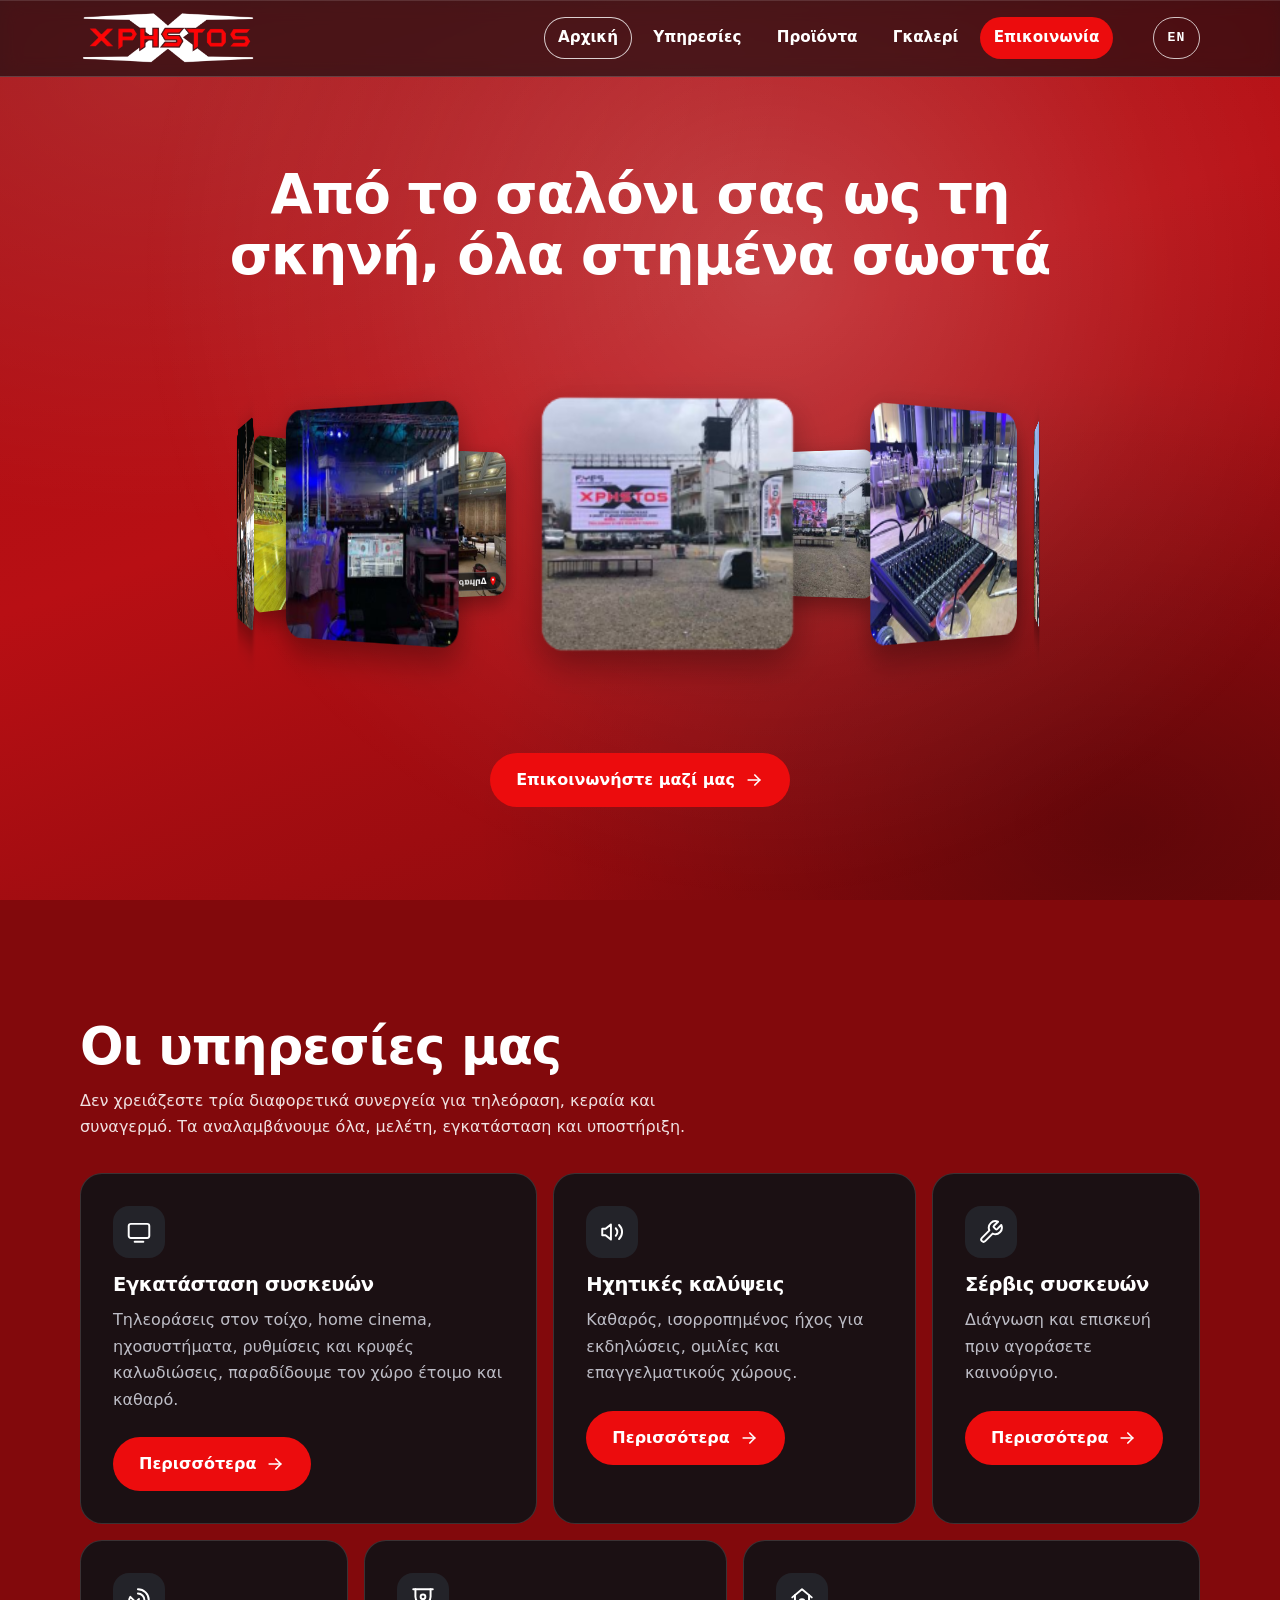
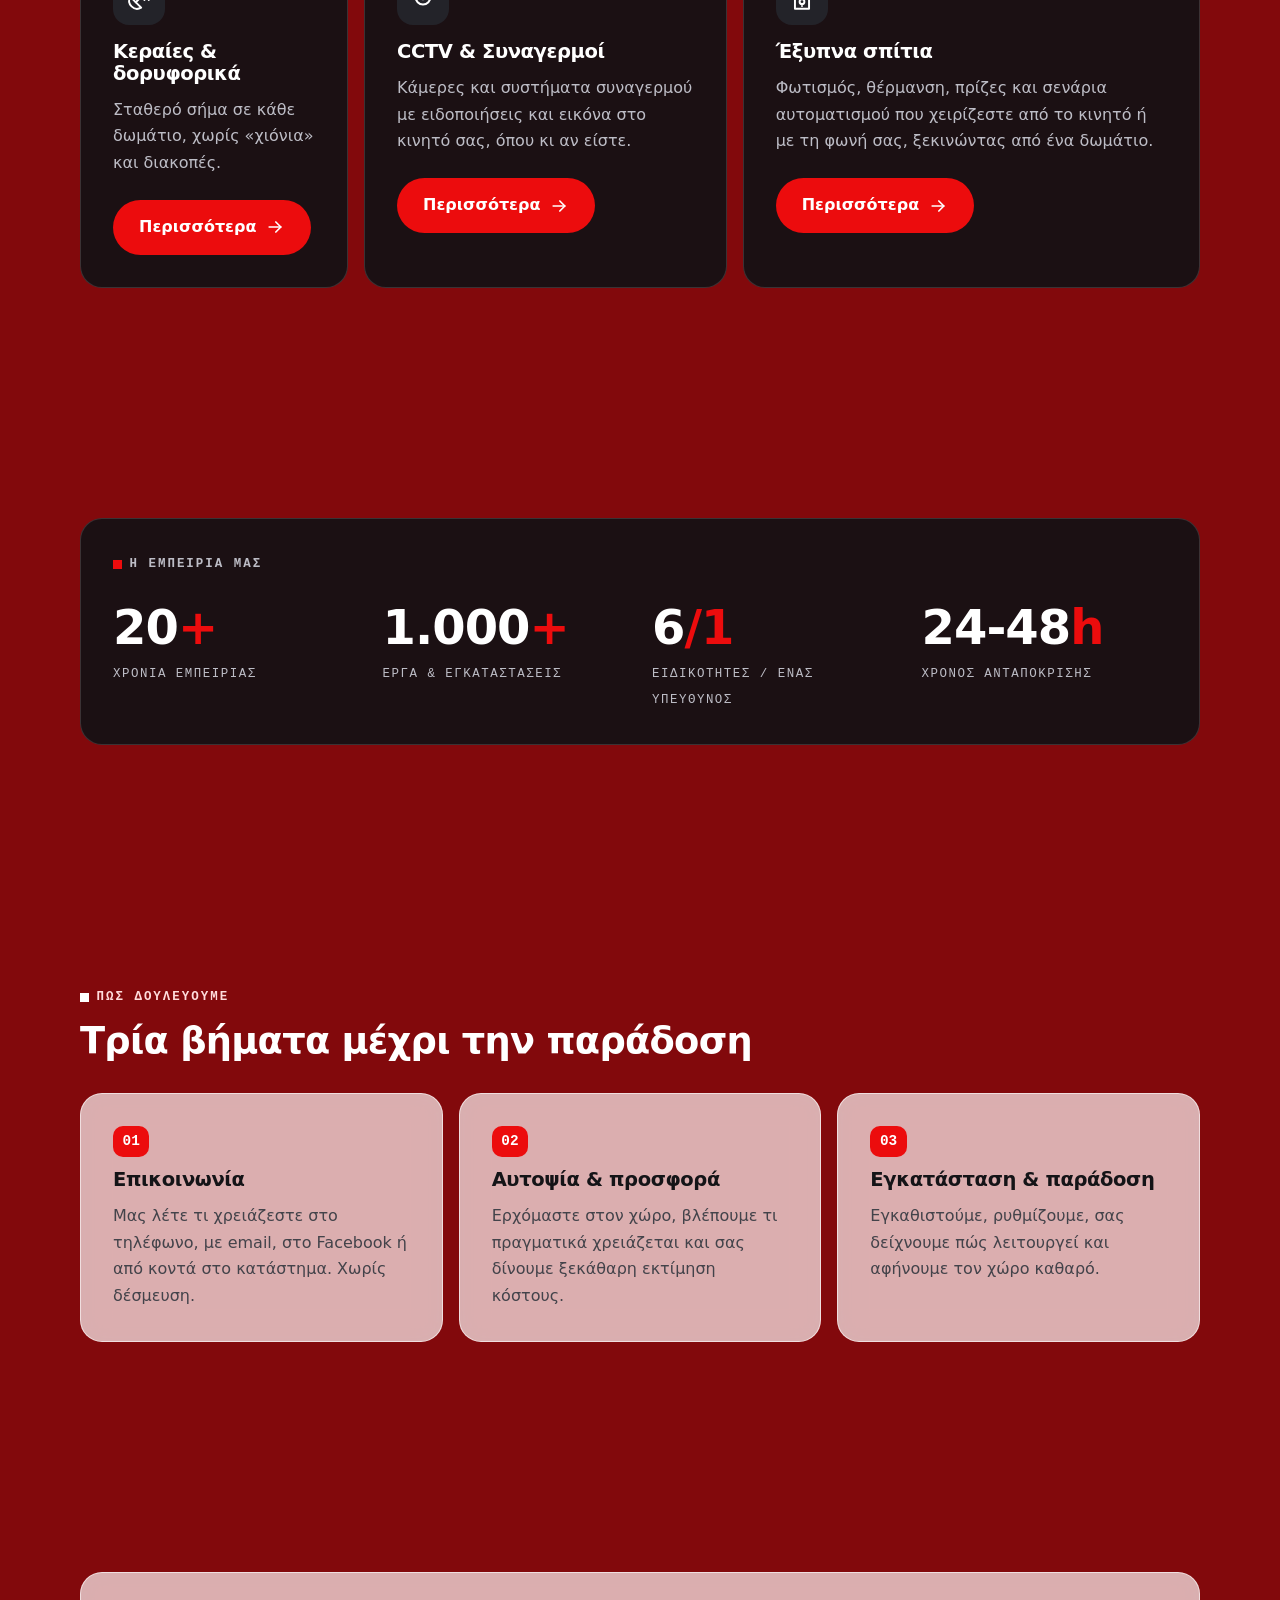
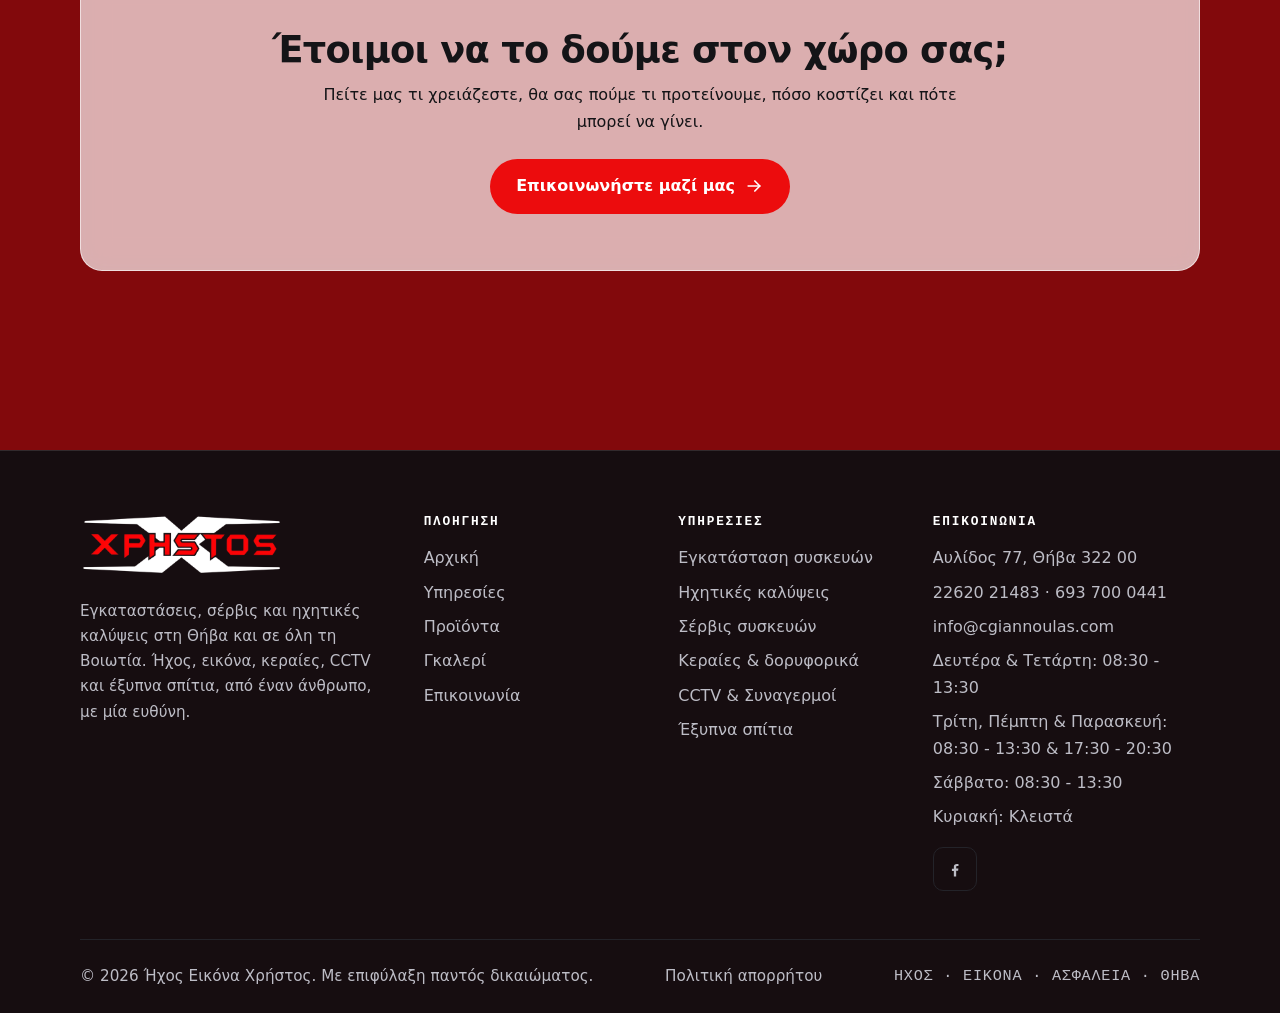
<file: index.html>
<!DOCTYPE html>
<html lang="el">
<head>
  <meta charset="UTF-8">
  <meta name="viewport" content="width=device-width, initial-scale=1">
  <title>Ήχος Εικόνα Χρήστος | Εγκατάσταση Συσκευών, Κεραίες, CCTV &amp; Έξυπνα Σπίτια στη Θήβα</title>
  <meta name="description" content="Εγκατάσταση συσκευών, ηχητικές καλύψεις, σέρβις συσκευών, τοποθετήσεις κεραιών & δορυφορικά συστήματα, CCTV, συναγερμοί και έξυπνα σπίτια στη Θήβα και σε όλη τη Βοιωτία. Δωρεάν εκτίμηση - επικοινωνήστε μαζί μας.">
  <meta name="keywords" content="εγκατάσταση συσκευών, ηχητικές καλύψεις, σέρβις συσκευών, τοποθέτηση κεραίας, δορυφορικά συστήματα, cctv, συναγερμός, έξυπνα σπίτια, appliance installation, sound coverage, device repair service, antenna installation, satellite systems, cctv alarm, smart home, Θήβα, Thiva, Βοιωτία">
  <meta property="og:type" content="website">
  <meta property="og:locale" content="el_GR">
  <meta property="og:title" content="Ήχος Εικόνα Χρήστος - Ήχος, εικόνα &amp; ασφάλεια στη Θήβα">
  <meta property="og:description" content="Εγκαταστάσεις, ηχητικές καλύψεις, σέρβις, κεραίες &amp; δορυφορικά, CCTV, συναγερμοί και έξυπνα σπίτια στη Θήβα και τη Βοιωτία.">
  <meta property="og:image" content="https://cgiannoulas.com/assets/og-image.jpg">
  <meta property="og:image:width" content="1200">
  <meta property="og:image:height" content="630">
  <link rel="icon" type="image/png" href="assets/favicon.png">
  <link rel="apple-touch-icon" href="assets/apple-touch-icon.png">
  <link rel="stylesheet" href="styles.css?v=2">
  <link rel="canonical" href="https://cgiannoulas.com/">
  <meta property="og:url" content="https://cgiannoulas.com/">
  <link rel="alternate" hreflang="el" href="https://cgiannoulas.com/">
  <link rel="alternate" hreflang="en" href="https://cgiannoulas.com/en/">
  <link rel="alternate" hreflang="x-default" href="https://cgiannoulas.com/">
  <script type="application/ld+json">
  {
    "@context": "https://schema.org",
    "@type": "LocalBusiness",
    "name": "Ήχος Εικόνα Χρήστος",
    "alternateName": "Hxos Eikona Xrhstos",
    "url": "https://cgiannoulas.com/",
    "description": "Εγκατάσταση συσκευών, ηχητικές καλύψεις, σέρβις συσκευών, τοποθετήσεις κεραιών και δορυφορικά συστήματα, CCTV & συναγερμοί, έξυπνα σπίτια. Appliance installation, sound coverage, device repair, antenna & satellite installation, CCTV alarm, smart home.",
    "image": "https://cgiannoulas.com/assets/og-image.jpg",
    "telephone": "+30-22620-21483",
    "email": "info@cgiannoulas.com",
    "priceRange": "€€",
    "address": {
      "@type": "PostalAddress",
      "streetAddress": "Αυλίδος 77",
      "addressLocality": "Θήβα",
      "postalCode": "322 00",
      "addressCountry": "GR"
    },
    "geo": { "@type": "GeoCoordinates", "latitude": 38.3253, "longitude": 23.3185 },
    "areaServed": ["Θήβα", "Λιβαδειά", "Χαλκίδα", "Σχηματάρι", "Οινόφυτα", "Βοιωτία"],
    "openingHoursSpecification": [
      { "@type": "OpeningHoursSpecification", "dayOfWeek": ["Monday","Tuesday","Wednesday","Thursday","Friday","Saturday"], "opens": "08:30", "closes": "13:30" },
      { "@type": "OpeningHoursSpecification", "dayOfWeek": ["Tuesday","Thursday","Friday"], "opens": "17:30", "closes": "20:30" }
    ],
    "hasOfferCatalog": {
      "@type": "OfferCatalog",
      "name": "Υπηρεσίες / Services",
      "itemListElement": [
        { "@type": "Offer", "itemOffered": { "@type": "Service", "name": "Εγκατάσταση συσκευών (Appliance & AV installation)" } },
        { "@type": "Offer", "itemOffered": { "@type": "Service", "name": "Ηχητικές καλύψεις (Sound coverage for events)" } },
        { "@type": "Offer", "itemOffered": { "@type": "Service", "name": "Σέρβις συσκευών (Device repair service)" } },
        { "@type": "Offer", "itemOffered": { "@type": "Service", "name": "Τοποθετήσεις κεραιών & δορυφορικά συστήματα (Antenna & satellite installation)" } },
        { "@type": "Offer", "itemOffered": { "@type": "Service", "name": "CCTV & συναγερμοί (CCTV alarm systems)" } },
        { "@type": "Offer", "itemOffered": { "@type": "Service", "name": "Έξυπνα σπίτια (Smart home)" } }
      ]
    }
  }
  </script>
</head>
<body>
  <a class="skip-link" href="#main">Μετάβαση στο περιεχόμενο</a>

  <header class="site-header">
    <div class="container header-bar">
      <a class="brand" href="index.html" aria-label="Ήχος Εικόνα Χρήστος - Αρχική">
        <img src="assets/logo-white.png" alt="Λογότυπο: Εικόνα - Ήχος Χρήστος, Θήβα" width="1804" height="534">
      </a>
      <input type="checkbox" id="nav-toggle" class="nav-toggle-box" aria-label="Μενού">
      <label for="nav-toggle" class="nav-toggle" aria-hidden="true">
        <svg viewBox="0 0 24 24" fill="none" stroke="currentColor" stroke-width="2.2" stroke-linecap="round" aria-hidden="true"><path d="M4 7h16"/><path d="M4 12h16"/><path d="M4 17h16"/></svg>
      </label>
      <nav class="site-nav" aria-label="Κύριο μενού">
        <ul>
          <li><a href="index.html" aria-current="page">Αρχική</a></li>
          <li><a href="services.html">Υπηρεσίες</a></li>
          <li><a href="products.html">Προϊόντα</a></li>
          <li><a href="gallery.html">Γκαλερί</a></li>
          <li><a class="nav-cta" href="contact.html">Επικοινωνία</a></li>
          <li class="nav-lang"><a class="lang-switch" href="en/index.html" lang="en" hreflang="en" aria-label="View this page in English">EN</a></li>
        </ul>
      </nav>
    </div>
  </header>

  <main id="main">

    <!-- ===== HERO ===== -->
    <section class="hero container hero-open" aria-labelledby="hero-title">
      <h1 id="hero-title">Από το σαλόνι σας ως τη σκηνή, όλα στημένα σωστά</h1>

          <div class="hero-carousel" role="group" aria-label="Φωτογραφίες από έργα μας, σύρετε για περιστροφή">
            <div class="hc-ring">
              <button class="hc-face" type="button" style="--i: 0" data-full="assets/photos/IMG_2570.JPEG"><img src="assets/photos/thumbs/sm/IMG_2570.jpg" srcset="assets/photos/thumbs/sm/IMG_2570.jpg 360w, assets/photos/thumbs/IMG_2570.jpg 720w" sizes="(min-width: 640px) 180px, 112px" alt="Υπαίθρια οθόνη LED στημένη σε truss" width="720" height="540" decoding="async"></button>
              <button class="hc-face" type="button" style="--i: 1" data-full="assets/photos/IMG_2572.JPEG"><img src="assets/photos/thumbs/sm/IMG_2572.jpg" srcset="assets/photos/thumbs/sm/IMG_2572.jpg 360w, assets/photos/thumbs/IMG_2572.jpg 720w" sizes="(min-width: 640px) 180px, 112px" alt="Κονσόλα ήχου σε αίθουσα δεξιώσεων" width="540" height="720" decoding="async"></button>
              <button class="hc-face" type="button" style="--i: 2" data-full="assets/photos/IMG_2584.JPEG"><img src="assets/photos/thumbs/sm/IMG_2584.jpg" srcset="assets/photos/thumbs/sm/IMG_2584.jpg 360w, assets/photos/thumbs/IMG_2584.jpg 720w" sizes="(min-width: 640px) 180px, 112px" alt="Οθόνη προβολής σε υπαίθρια πολιτιστική εκδήλωση στη Θήβα" width="720" height="540" decoding="async"></button>
              <button class="hc-face" type="button" style="--i: 3" data-full="assets/photos/IMG_2581.JPEG"><img src="assets/photos/thumbs/sm/IMG_2581.jpg" srcset="assets/photos/thumbs/sm/IMG_2581.jpg 360w, assets/photos/thumbs/IMG_2581.jpg 720w" sizes="(min-width: 640px) 180px, 112px" fetchpriority="low" alt="Σύστημα συναγερμού Ajax σε λευκό χρώμα με εξωτερική σειρήνα" width="540" height="720" decoding="async"></button>
              <button class="hc-face" type="button" style="--i: 4" data-full="assets/photos/IMG_2571.JPEG"><img src="assets/photos/thumbs/sm/IMG_2571.jpg" srcset="assets/photos/thumbs/sm/IMG_2571.jpg 360w, assets/photos/thumbs/IMG_2571.jpg 720w" sizes="(min-width: 640px) 180px, 112px" fetchpriority="low" alt="Υπαίθρια οθόνη LED με ηχεία line array σε εκδήλωση" width="720" height="540" decoding="async"></button>
              <button class="hc-face" type="button" style="--i: 5" data-full="assets/photos/IMG_2583.JPEG"><img src="assets/photos/thumbs/sm/IMG_2583.jpg" srcset="assets/photos/thumbs/sm/IMG_2583.jpg 360w, assets/photos/thumbs/IMG_2583.jpg 720w" sizes="(min-width: 640px) 180px, 112px" fetchpriority="low" alt="DJ booth με ηχεία και φωτεινή επιγραφή Let's Party" width="540" height="720" decoding="async"></button>
              <button class="hc-face" type="button" style="--i: 6" data-full="assets/photos/IMG_2568.JPEG" data-place="Δημαρχείο Αθηνών"><img src="assets/photos/thumbs/sm/IMG_2568.jpg" srcset="assets/photos/thumbs/sm/IMG_2568.jpg 360w, assets/photos/thumbs/IMG_2568.jpg 720w" sizes="(min-width: 640px) 180px, 112px" fetchpriority="low" alt="Εγκατάσταση video wall σε αίθουσα εκδηλώσεων" width="720" height="540" decoding="async"><span class="geo-pin"><svg viewBox="0 0 24 24" aria-hidden="true"><path fill="#ec0c0d" d="M12 1.8a7.2 7.2 0 0 0-7.2 7.2c0 5.4 7.2 13.2 7.2 13.2s7.2-7.8 7.2-13.2A7.2 7.2 0 0 0 12 1.8Z"/><circle cx="12" cy="9" r="2.7" fill="#fff"/></svg><span>Δημαρχείο Αθηνών</span></span></button>
              <button class="hc-face" type="button" style="--i: 7" data-full="assets/photos/IMG_2576.JPEG"><img src="assets/photos/thumbs/sm/IMG_2576.jpg" srcset="assets/photos/thumbs/sm/IMG_2576.jpg 360w, assets/photos/thumbs/IMG_2576.jpg 720w" sizes="(min-width: 640px) 180px, 112px" fetchpriority="low" alt="Πύργοι truss με φωτισμό και οθόνη LED σε κλειστό γυμναστήριο" width="540" height="720" decoding="async"></button>
              <button class="hc-face" type="button" style="--i: 8" data-full="assets/photos/IMG_2579.JPEG"><img src="assets/photos/thumbs/sm/IMG_2579.jpg" srcset="assets/photos/thumbs/sm/IMG_2579.jpg 360w, assets/photos/thumbs/IMG_2579.jpg 720w" sizes="(min-width: 640px) 180px, 112px" alt="Στήσιμο πύργων truss για υπαίθρια εκδήλωση τη νύχτα" width="540" height="720" decoding="async"></button>
              <button class="hc-face" type="button" style="--i: 9" data-full="assets/photos/IMG_2577.JPEG"><img src="assets/photos/thumbs/sm/IMG_2577.jpg" srcset="assets/photos/thumbs/sm/IMG_2577.jpg 360w, assets/photos/thumbs/IMG_2577.jpg 720w" sizes="(min-width: 640px) 180px, 112px" alt="Φωτισμός, ήχος και DJ set σε αθλητική διοργάνωση με ρινγκ" width="720" height="540" decoding="async"></button>
            </div>
          </div>

      <div class="hero-cta">
        <a class="btn" href="contact.html">Επικοινωνήστε μαζί μας
          <svg viewBox="0 0 24 24" fill="none" stroke="currentColor" stroke-width="2" stroke-linecap="round" stroke-linejoin="round" aria-hidden="true"><path d="M5 12h14"/><path d="m13 6 6 6-6 6"/></svg>
        </a>
      </div>
    </section>

    <!-- ===== SERVICES BENTO ===== -->
    <section class="section container" aria-labelledby="services-title">
      <div class="section-head section-head-xl">
        <h2 id="services-title">Οι υπηρεσίες μας</h2>
        <p>Δεν χρειάζεστε τρία διαφορετικά συνεργεία για τηλεόραση, κεραία και συναγερμό. Τα αναλαμβάνουμε όλα, μελέτη, εγκατάσταση και υποστήριξη.</p>
      </div>

      <div class="bento">
        <details class="tile tile-dark d5 svc-card" open>
          <summary class="svc-head"><span class="svc-row">
          <span class="icon-box" aria-hidden="true">
            <svg viewBox="0 0 24 24" fill="none" stroke="currentColor" stroke-width="1.8" stroke-linecap="round" stroke-linejoin="round"><rect x="2.5" y="4.5" width="19" height="13" rx="2"/><path d="M8 21h8"/></svg>
          </span>
          <h3>Εγκατάσταση συσκευών</h3>
          <svg class="svc-arrow" viewBox="0 0 24 24" fill="none" stroke="currentColor" stroke-width="2.2" stroke-linecap="round" stroke-linejoin="round" aria-hidden="true"><path d="m6 9 6 6 6-6"/></svg>
          </span></summary>
          <p class="muted">Τηλεοράσεις στον τοίχο, home cinema, ηχοσυστήματα, ρυθμίσεις και κρυφές καλωδιώσεις, παραδίδουμε τον χώρο έτοιμο και καθαρό.</p>
          <a class="btn" href="services.html#egkatastasi-syskevon">Περισσότερα
            <svg viewBox="0 0 24 24" fill="none" stroke="currentColor" stroke-width="2" stroke-linecap="round" stroke-linejoin="round" aria-hidden="true"><path d="M5 12h14"/><path d="m13 6 6 6-6 6"/></svg>
          </a>
        </details>

        <details class="tile tile-dark d4 svc-card" open>
          <summary class="svc-head"><span class="svc-row">
          <span class="icon-box" aria-hidden="true">
            <svg viewBox="0 0 24 24" fill="none" stroke="currentColor" stroke-width="1.8" stroke-linecap="round" stroke-linejoin="round"><path d="M11 5 6 9H3v6h3l5 4z"/><path d="M15.5 8.5a5 5 0 0 1 0 7"/><path d="M18.5 5.5a9 9 0 0 1 0 13"/></svg>
          </span>
          <h3>Ηχητικές καλύψεις</h3>
          <svg class="svc-arrow" viewBox="0 0 24 24" fill="none" stroke="currentColor" stroke-width="2.2" stroke-linecap="round" stroke-linejoin="round" aria-hidden="true"><path d="m6 9 6 6 6-6"/></svg>
          </span></summary>
          <p class="muted">Καθαρός, ισορροπημένος ήχος για εκδηλώσεις, ομιλίες και επαγγελματικούς χώρους.</p>
          <a class="btn" href="services.html#ixitikes-kalypseis">Περισσότερα
            <svg viewBox="0 0 24 24" fill="none" stroke="currentColor" stroke-width="2" stroke-linecap="round" stroke-linejoin="round" aria-hidden="true"><path d="M5 12h14"/><path d="m13 6 6 6-6 6"/></svg>
          </a>
        </details>

        <details class="tile tile-dark d3 svc-card" open>
          <summary class="svc-head"><span class="svc-row">
          <span class="icon-box" aria-hidden="true">
            <svg viewBox="0 0 24 24" fill="none" stroke="currentColor" stroke-width="1.8" stroke-linecap="round" stroke-linejoin="round"><path d="M14.7 6.3a1 1 0 0 0 0 1.4l1.6 1.6a1 1 0 0 0 1.4 0l3.77-3.77a6 6 0 0 1-7.94 7.94l-6.91 6.91a2.12 2.12 0 0 1-3-3l6.91-6.91a6 6 0 0 1 7.94-7.94l-3.76 3.76z"/></svg>
          </span>
          <h3>Σέρβις συσκευών</h3>
          <svg class="svc-arrow" viewBox="0 0 24 24" fill="none" stroke="currentColor" stroke-width="2.2" stroke-linecap="round" stroke-linejoin="round" aria-hidden="true"><path d="m6 9 6 6 6-6"/></svg>
          </span></summary>
          <p class="muted">Διάγνωση και επισκευή πριν αγοράσετε καινούργιο.</p>
          <a class="btn" href="services.html#servis-syskevon">Περισσότερα
            <svg viewBox="0 0 24 24" fill="none" stroke="currentColor" stroke-width="2" stroke-linecap="round" stroke-linejoin="round" aria-hidden="true"><path d="M5 12h14"/><path d="m13 6 6 6-6 6"/></svg>
          </a>
        </details>

        <details class="tile tile-dark d3 svc-card" open>
          <summary class="svc-head"><span class="svc-row">
          <span class="icon-box" aria-hidden="true">
            <svg viewBox="0 0 24 24" fill="none" stroke="currentColor" stroke-width="1.8" stroke-linecap="round" stroke-linejoin="round"><path d="M4 10a7.31 7.31 0 0 0 10 10Z"/><path d="m9 15 3-3"/><path d="M17 13a6 6 0 0 0-6-6"/><path d="M21 13A10 10 0 0 0 11 3"/></svg>
          </span>
          <h3>Κεραίες &amp; δορυφορικά</h3>
          <svg class="svc-arrow" viewBox="0 0 24 24" fill="none" stroke="currentColor" stroke-width="2.2" stroke-linecap="round" stroke-linejoin="round" aria-hidden="true"><path d="m6 9 6 6 6-6"/></svg>
          </span></summary>
          <p class="muted">Σταθερό σήμα σε κάθε δωμάτιο, χωρίς «χιόνια» και διακοπές.</p>
          <a class="btn" href="services.html#keraies-doryforika">Περισσότερα
            <svg viewBox="0 0 24 24" fill="none" stroke="currentColor" stroke-width="2" stroke-linecap="round" stroke-linejoin="round" aria-hidden="true"><path d="M5 12h14"/><path d="m13 6 6 6-6 6"/></svg>
          </a>
        </details>

        <details class="tile tile-dark d4 svc-card" open>
          <summary class="svc-head"><span class="svc-row">
          <span class="icon-box" aria-hidden="true">
            <svg viewBox="0 0 24 24" fill="none" stroke="currentColor" stroke-width="1.8" stroke-linecap="round" stroke-linejoin="round"><path d="M3 3h18"/><path d="M5 3v7a7 7 0 0 0 14 0V3"/><circle cx="12" cy="10" r="2.2"/></svg>
          </span>
          <h3>CCTV &amp; Συναγερμοί</h3>
          <svg class="svc-arrow" viewBox="0 0 24 24" fill="none" stroke="currentColor" stroke-width="2.2" stroke-linecap="round" stroke-linejoin="round" aria-hidden="true"><path d="m6 9 6 6 6-6"/></svg>
          </span></summary>
          <p class="muted">Κάμερες και συστήματα συναγερμού με ειδοποιήσεις και εικόνα στο κινητό σας, όπου κι αν είστε.</p>
          <a class="btn" href="services.html#cctv-alarm">Περισσότερα
            <svg viewBox="0 0 24 24" fill="none" stroke="currentColor" stroke-width="2" stroke-linecap="round" stroke-linejoin="round" aria-hidden="true"><path d="M5 12h14"/><path d="m13 6 6 6-6 6"/></svg>
          </a>
        </details>

        <details class="tile tile-dark d5 svc-card" open>
          <summary class="svc-head"><span class="svc-row">
          <span class="icon-box" aria-hidden="true">
            <svg viewBox="0 0 24 24" fill="none" stroke="currentColor" stroke-width="1.8" stroke-linecap="round" stroke-linejoin="round"><path d="m3 10.5 9-7.5 9 7.5"/><path d="M5.5 8.5V21h13V8.5"/><circle cx="12" cy="14.5" r="2.2"/><path d="M12 18.5v.01"/></svg>
          </span>
          <h3>Έξυπνα σπίτια</h3>
          <svg class="svc-arrow" viewBox="0 0 24 24" fill="none" stroke="currentColor" stroke-width="2.2" stroke-linecap="round" stroke-linejoin="round" aria-hidden="true"><path d="m6 9 6 6 6-6"/></svg>
          </span></summary>
          <p class="muted">Φωτισμός, θέρμανση, πρίζες και σενάρια αυτοματισμού που χειρίζεστε από το κινητό ή με τη φωνή σας, ξεκινώντας από ένα δωμάτιο.</p>
          <a class="btn" href="services.html#exypna-spitia">Περισσότερα
            <svg viewBox="0 0 24 24" fill="none" stroke="currentColor" stroke-width="2" stroke-linecap="round" stroke-linejoin="round" aria-hidden="true"><path d="M5 12h14"/><path d="m13 6 6 6-6 6"/></svg>
          </a>
        </details>
      </div>
    </section>

    <!-- ===== STATS ===== -->
    <section class="section container" aria-labelledby="stats-title">
      <div class="tile tile-dark">
        <p class="eyebrow">Η ΕΜΠΕΙΡΙΑ ΜΑΣ</p>
        <h2 id="stats-title" class="visually-hidden">Η εμπειρία μας σε αριθμούς</h2>
        <div class="stats mt-4">
          <div class="stat"><b>20<em>+</em></b><span>ΧΡΟΝΙΑ ΕΜΠΕΙΡΙΑΣ</span></div>
          <div class="stat"><b>1.000<em>+</em></b><span>ΕΡΓΑ &amp; ΕΓΚΑΤΑΣΤΑΣΕΙΣ</span></div>
          <div class="stat"><b>6<em>/1</em></b><span>ΕΙΔΙΚΟΤΗΤΕΣ / ΕΝΑΣ ΥΠΕΥΘΥΝΟΣ</span></div>
          <div class="stat"><b>24-48<em>h</em></b><span>ΧΡΟΝΟΣ ΑΝΤΑΠΟΚΡΙΣΗΣ</span></div>
        </div>
      </div>
    </section>

    <!-- ===== MINI PROCESS ===== -->
    <section class="section container" aria-labelledby="process-title">
      <div class="section-head">
        <p class="eyebrow">ΠΩΣ ΔΟΥΛΕΥΟΥΜΕ</p>
        <h2 id="process-title">Τρία βήματα μέχρι την παράδοση</h2>
      </div>
      <div class="bento">
        <div class="tile d4">
          <span class="step-num">01</span>
          <h3>Επικοινωνία</h3>
          <p class="muted">Μας λέτε τι χρειάζεστε στο τηλέφωνο, με email, στο Facebook ή από κοντά στο κατάστημα. Χωρίς δέσμευση.</p>
        </div>
        <div class="tile d4">
          <span class="step-num">02</span>
          <h3>Αυτοψία &amp; προσφορά</h3>
          <p class="muted">Ερχόμαστε στον χώρο, βλέπουμε τι πραγματικά χρειάζεται και σας δίνουμε ξεκάθαρη εκτίμηση κόστους.</p>
        </div>
        <div class="tile d4">
          <span class="step-num">03</span>
          <h3>Εγκατάσταση &amp; παράδοση</h3>
          <p class="muted">Εγκαθιστούμε, ρυθμίζουμε, σας δείχνουμε πώς λειτουργεί και αφήνουμε τον χώρο καθαρό.</p>
        </div>
      </div>
    </section>

    <!-- ===== CTA ===== -->
    <section class="section container" aria-labelledby="cta-title">
      <div class="tile cta-band">
        <h2 id="cta-title">Έτοιμοι να το δούμε στον χώρο σας;</h2>
        <p>Πείτε μας τι χρειάζεστε, θα σας πούμε τι προτείνουμε, πόσο κοστίζει και πότε μπορεί να γίνει.</p>
        <div class="btn-row">
          <a class="btn" href="contact.html">Επικοινωνήστε μαζί μας
            <svg viewBox="0 0 24 24" fill="none" stroke="currentColor" stroke-width="2" stroke-linecap="round" stroke-linejoin="round" aria-hidden="true"><path d="M5 12h14"/><path d="m13 6 6 6-6 6"/></svg>
          </a>
        </div>
      </div>
    </section>

    <!-- overlay πλήρους μεγέθους για το carousel του hero -->
    <div class="hc-overlay" role="dialog" aria-modal="true" aria-label="Φωτογραφία σε πλήρες μέγεθος" hidden>
      <span class="hc-photo"><img alt=""><span class="geo-pin" hidden><svg viewBox="0 0 24 24" aria-hidden="true"><path fill="#ec0c0d" d="M12 1.8a7.2 7.2 0 0 0-7.2 7.2c0 5.4 7.2 13.2 7.2 13.2s7.2-7.8 7.2-13.2A7.2 7.2 0 0 0 12 1.8Z"/><circle cx="12" cy="9" r="2.7" fill="#fff"/></svg><span></span></span></span>
      <button class="lb-close" type="button" aria-label="Κλείσιμο">
        <svg viewBox="0 0 24 24" fill="none" stroke="currentColor" stroke-width="2.2" stroke-linecap="round" aria-hidden="true"><path d="M6 6l12 12"/><path d="M18 6 6 18"/></svg>
      </button>
      <span class="visually-hidden" aria-live="polite"></span>
      <button class="lb-prev" type="button" aria-label="Προηγούμενη φωτογραφία">
        <svg viewBox="0 0 24 24" fill="none" stroke="currentColor" stroke-width="2.2" stroke-linecap="round" stroke-linejoin="round" aria-hidden="true"><path d="m15 6-6 6 6 6"/></svg>
      </button>
      <button class="lb-next" type="button" aria-label="Επόμενη φωτογραφία">
        <svg viewBox="0 0 24 24" fill="none" stroke="currentColor" stroke-width="2.2" stroke-linecap="round" stroke-linejoin="round" aria-hidden="true"><path d="m9 6 6 6-6 6"/></svg>
      </button>
    </div>

  </main>

  <footer class="site-footer">
    <div class="container">
      <div class="footer-grid">
        <div>
          <span class="footer-logo"><img src="assets/logo-white.png" alt="Λογότυπο: Εικόνα - Ήχος Χρήστος" width="1804" height="534" loading="lazy"></span>
          <p>Εγκαταστάσεις, σέρβις και ηχητικές καλύψεις στη Θήβα και σε όλη τη Βοιωτία. Ήχος, εικόνα, κεραίες, CCTV και έξυπνα σπίτια, από έναν άνθρωπο, με μία ευθύνη.</p>
        </div>
        <nav aria-label="Πλοήγηση υποσέλιδου">
          <h4>ΠΛΟΗΓΗΣΗ</h4>
          <ul>
            <li><a href="index.html">Αρχική</a></li>
            <li><a href="services.html">Υπηρεσίες</a></li>
            <li><a href="products.html">Προϊόντα</a></li>
            <li><a href="gallery.html">Γκαλερί</a></li>
            <li><a href="contact.html">Επικοινωνία</a></li>
          </ul>
        </nav>
        <nav aria-label="Υπηρεσίες υποσέλιδου">
          <h4>ΥΠΗΡΕΣΙΕΣ</h4>
          <ul>
            <li><a href="services.html#egkatastasi-syskevon">Εγκατάσταση συσκευών</a></li>
            <li><a href="services.html#ixitikes-kalypseis">Ηχητικές καλύψεις</a></li>
            <li><a href="services.html#servis-syskevon">Σέρβις συσκευών</a></li>
            <li><a href="services.html#keraies-doryforika">Κεραίες &amp; δορυφορικά</a></li>
            <li><a href="services.html#cctv-alarm">CCTV &amp; Συναγερμοί</a></li>
            <li><a href="services.html#exypna-spitia">Έξυπνα σπίτια</a></li>
          </ul>
        </nav>
        <div>
          <h4>ΕΠΙΚΟΙΝΩΝΙΑ</h4>
          <ul>
            <li>Αυλίδος 77, Θήβα 322 00</li>
            <li><a href="tel:+302262021483">22620 21483</a> · <a href="tel:+306937000441">693 700 0441</a></li>
            <li><a href="mailto:info@cgiannoulas.com">info@cgiannoulas.com</a></li>
            <li>Δευτέρα &amp; Τετάρτη: 08:30 - 13:30</li>
            <li>Τρίτη, Πέμπτη &amp; Παρασκευή: 08:30 - 13:30 &amp; 17:30 - 20:30</li>
            <li>Σάββατο: 08:30 - 13:30</li>
            <li>Κυριακή: Κλειστά</li>
          </ul>
          <div class="social-row">
            <a href="https://www.facebook.com/hxosxristos/?locale=el_GR" target="_blank" rel="noopener" aria-label="Facebook">
              <svg viewBox="0 0 24 24" aria-hidden="true"><path fill="currentColor" d="M13.4 21v-6.9h2.3l.35-2.7H13.4V9.7c0-.78.22-1.31 1.34-1.31h1.43V5.97c-.25-.03-1.1-.11-2.08-.11-2.06 0-3.47 1.26-3.47 3.57v2.27H8.3v2.7h2.32V21Z"/></svg>
            </a>
          </div>
        </div>
      </div>
      <div class="footer-bottom">
        <p>© 2026 Ήχος Εικόνα Χρήστος. Με επιφύλαξη παντός δικαιώματος.</p>
        <p><a href="politiki-aporritou.html">Πολιτική απορρήτου</a></p>
        <p class="mono">ΗΧΟΣ · ΕΙΚΟΝΑ · ΑΣΦΑΛΕΙΑ · ΘΗΒΑ</p>
      </div>
    </div>
  </footer>
  <script src="assets/js/glass.js" defer></script>
  <script src="assets/js/hero-carousel.js?v=2" defer></script>
</body>
</html>
</file>
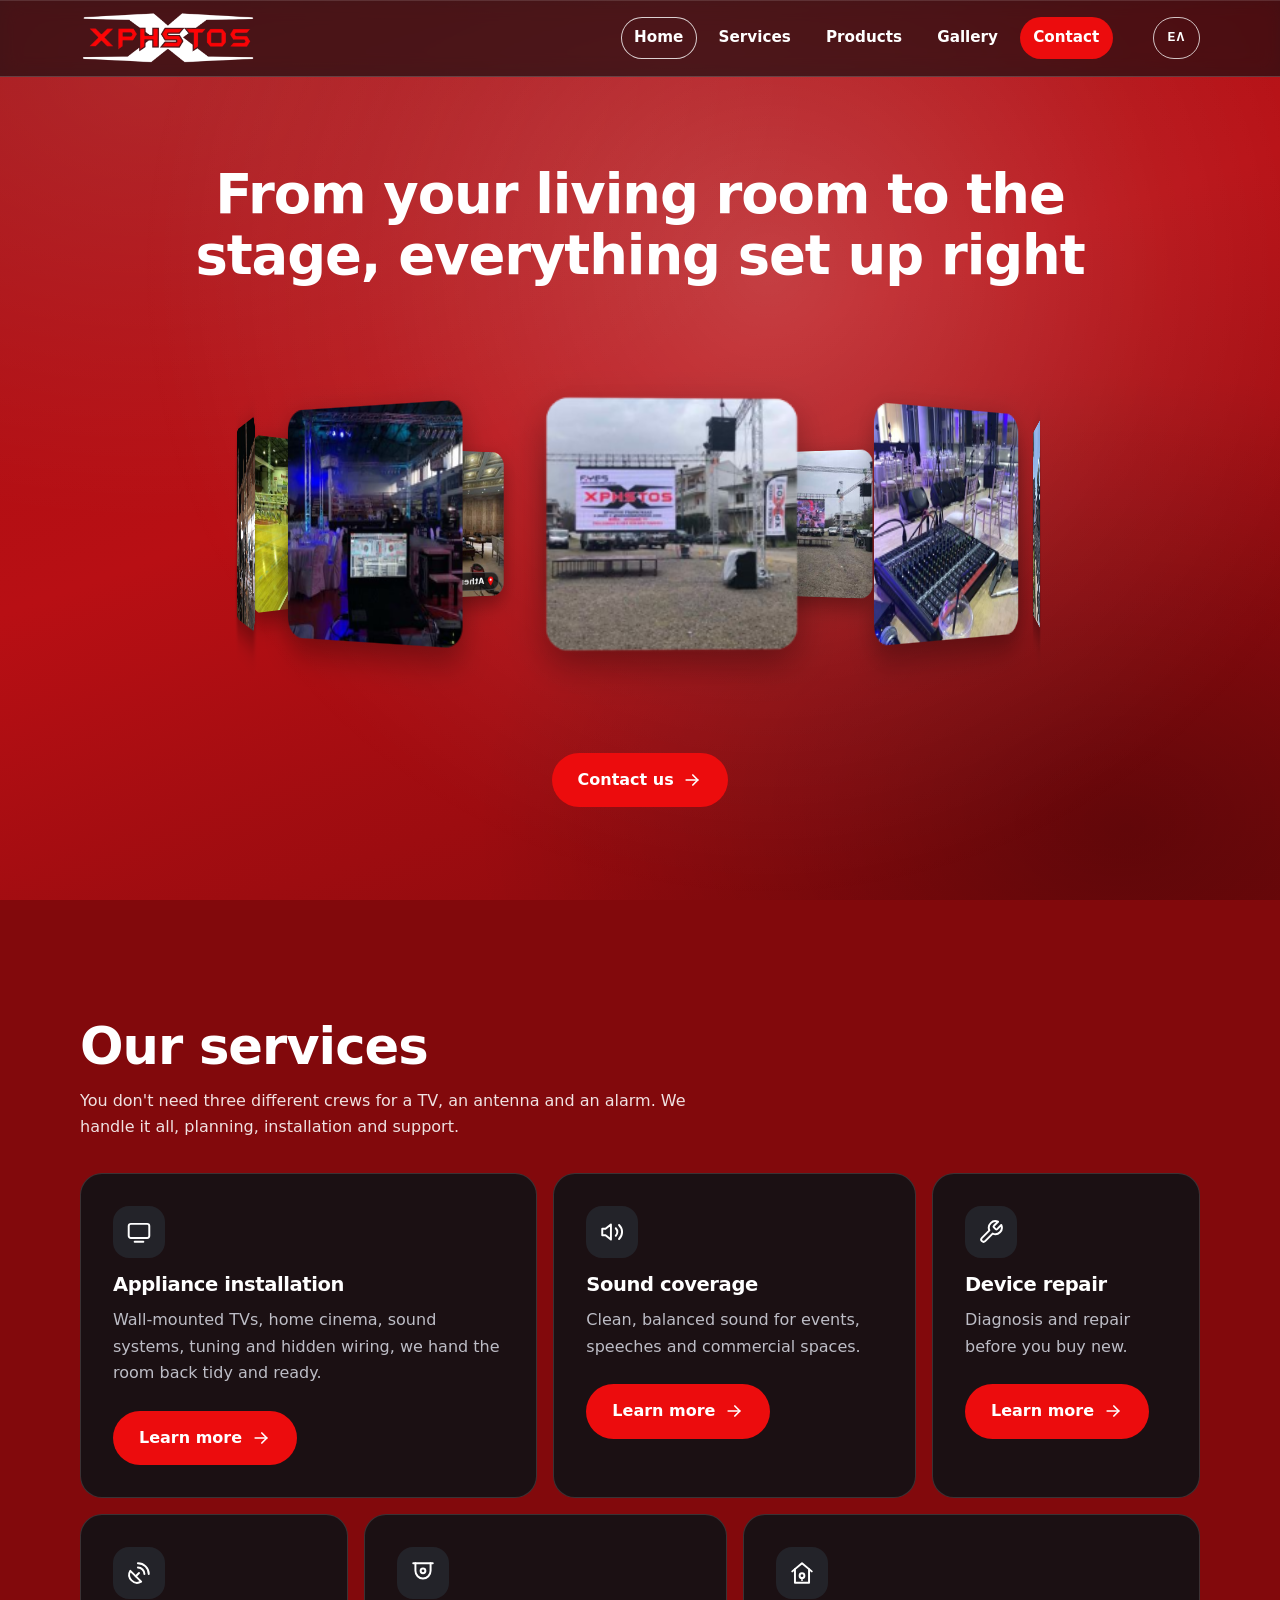
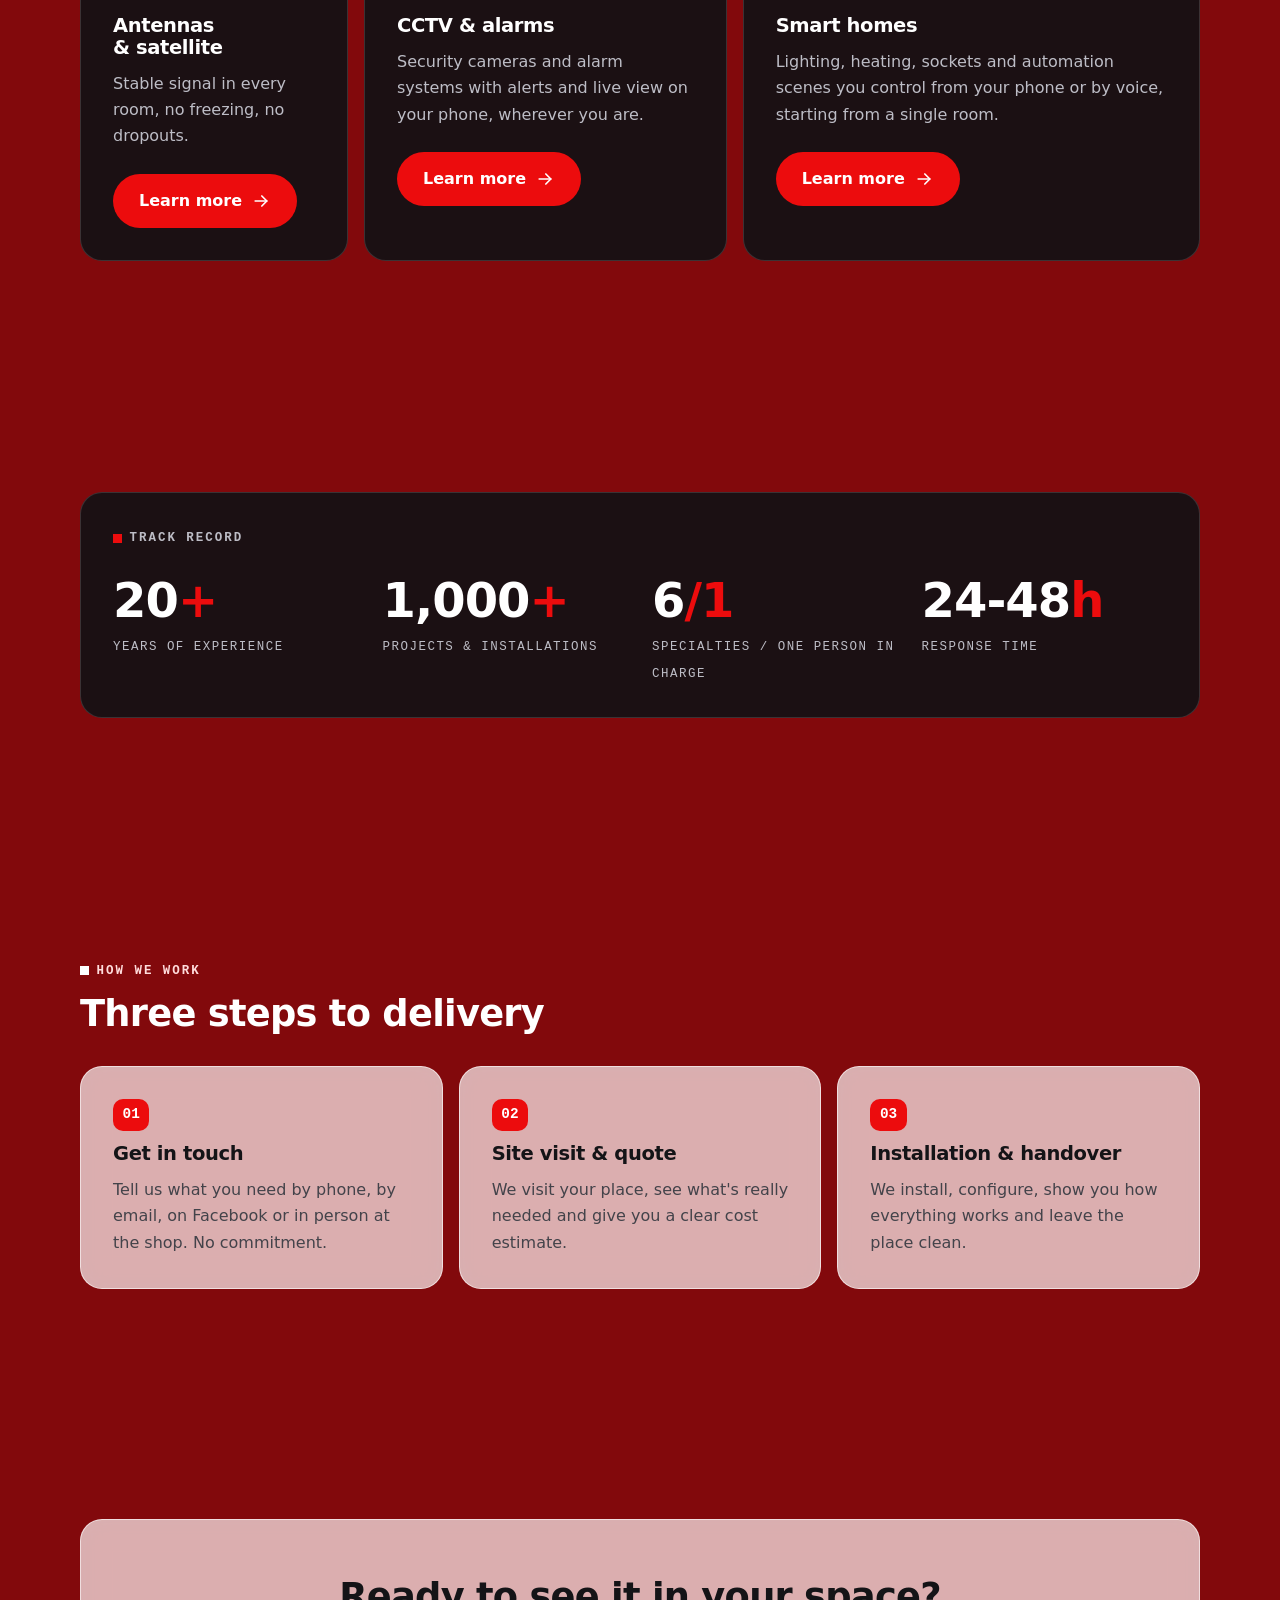
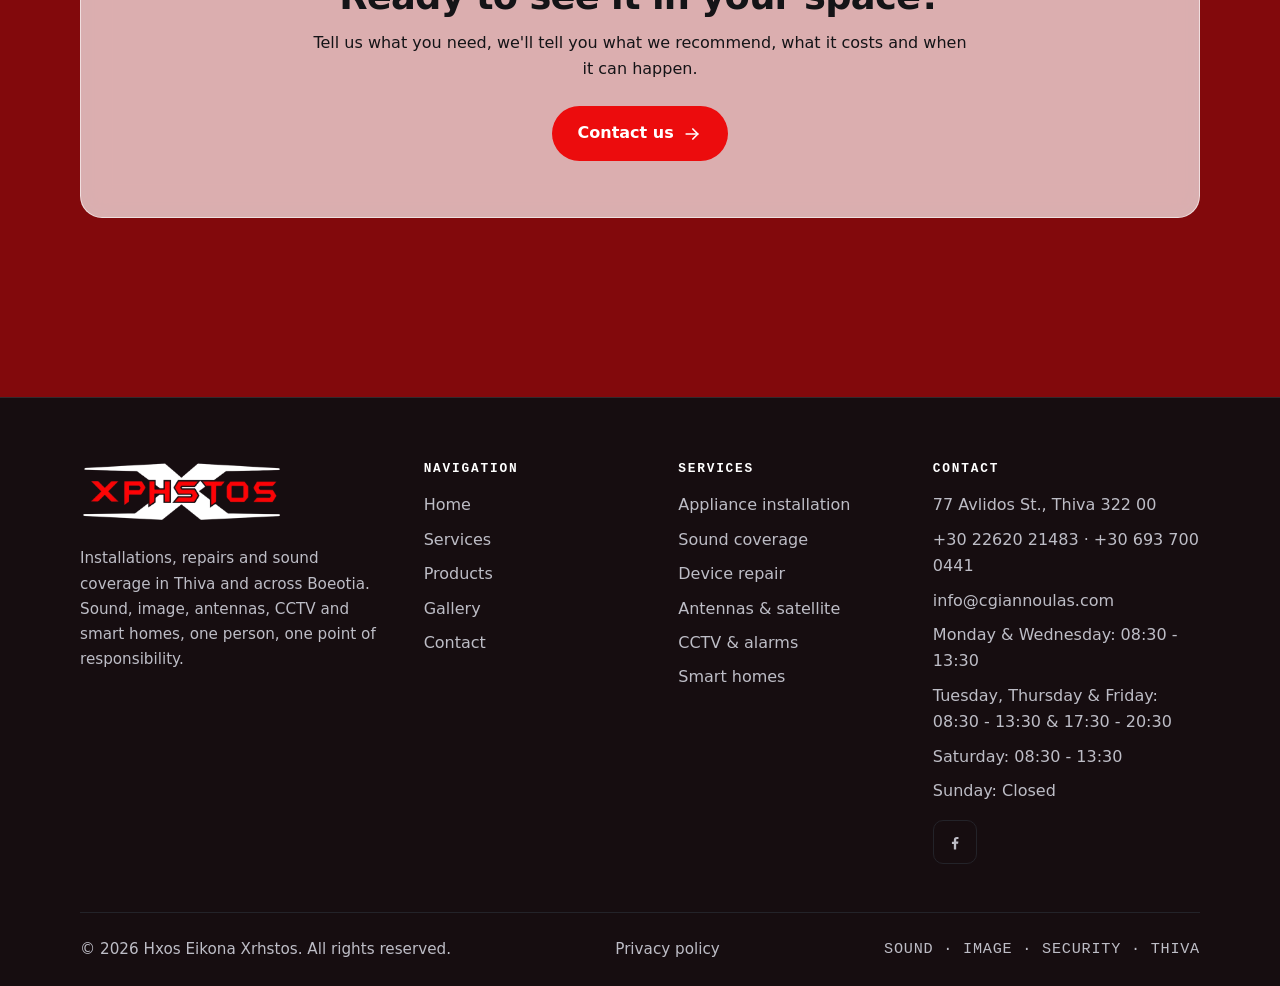
<file: en/index.html>
<!DOCTYPE html>
<html lang="en">
<head>
  <meta charset="UTF-8">
  <meta name="viewport" content="width=device-width, initial-scale=1">
  <title>Hxos Eikona Xrhstos | Appliance Installation, Antennas, CCTV &amp; Smart Homes in Thiva</title>
  <meta name="description" content="Appliance installation, sound coverage, device repair service, antenna &amp; satellite installation, CCTV, alarms and smart homes in Thiva and across Boeotia, Greece. Free on-site estimate - contact us.">
  <meta name="keywords" content="appliance installation, sound coverage, device repair service, antenna installation, satellite systems, cctv alarm, smart home, technician Thiva, Boeotia, Greece, εγκατάσταση συσκευών, ηχητικές καλύψεις, σέρβις συσκευών, κεραίες, δορυφορικά, έξυπνα σπίτια">
  <meta property="og:type" content="website">
  <meta property="og:locale" content="en_US">
  <meta property="og:title" content="Hxos Eikona Xrhstos - Sound, Image &amp; Security in Thiva">
  <meta property="og:description" content="Installations, sound coverage, repairs, antennas &amp; satellite, CCTV, alarms and smart homes in Thiva and Boeotia.">
  <meta property="og:image" content="https://cgiannoulas.com/assets/og-image.jpg">
  <meta property="og:image:width" content="1200">
  <meta property="og:image:height" content="630">
  <link rel="icon" type="image/png" href="../assets/favicon.png">
  <link rel="apple-touch-icon" href="../assets/apple-touch-icon.png">
  <link rel="stylesheet" href="../styles.css?v=2">
  <link rel="canonical" href="https://cgiannoulas.com/en/">
  <meta property="og:url" content="https://cgiannoulas.com/en/">
  <link rel="alternate" hreflang="el" href="https://cgiannoulas.com/">
  <link rel="alternate" hreflang="en" href="https://cgiannoulas.com/en/">
  <link rel="alternate" hreflang="x-default" href="https://cgiannoulas.com/">
  <script type="application/ld+json">
  {
    "@context": "https://schema.org",
    "@type": "LocalBusiness",
    "name": "Hxos Eikona Xrhstos",
    "alternateName": "Ήχος Εικόνα Χρήστος",
    "url": "https://cgiannoulas.com/en/",
    "description": "Appliance installation, sound coverage, device repair, antenna & satellite installation, CCTV alarm systems and smart homes in Thiva, Boeotia, Greece.",
    "image": "https://cgiannoulas.com/assets/og-image.jpg",
    "telephone": "+30-22620-21483",
    "email": "info@cgiannoulas.com",
    "priceRange": "€€",
    "address": {
      "@type": "PostalAddress",
      "streetAddress": "Avlidos 77",
      "addressLocality": "Thiva",
      "postalCode": "322 00",
      "addressCountry": "GR"
    },
    "geo": { "@type": "GeoCoordinates", "latitude": 38.3253, "longitude": 23.3185 },
    "areaServed": ["Thiva", "Livadeia", "Chalkida", "Schimatari", "Oinofyta", "Boeotia"],
    "openingHoursSpecification": [
      { "@type": "OpeningHoursSpecification", "dayOfWeek": ["Monday","Tuesday","Wednesday","Thursday","Friday","Saturday"], "opens": "08:30", "closes": "13:30" },
      { "@type": "OpeningHoursSpecification", "dayOfWeek": ["Tuesday","Thursday","Friday"], "opens": "17:30", "closes": "20:30" }
    ],
    "hasOfferCatalog": {
      "@type": "OfferCatalog",
      "name": "Services",
      "itemListElement": [
        { "@type": "Offer", "itemOffered": { "@type": "Service", "name": "Appliance & AV installation" } },
        { "@type": "Offer", "itemOffered": { "@type": "Service", "name": "Sound coverage for events" } },
        { "@type": "Offer", "itemOffered": { "@type": "Service", "name": "Device repair service" } },
        { "@type": "Offer", "itemOffered": { "@type": "Service", "name": "Antenna & satellite installation" } },
        { "@type": "Offer", "itemOffered": { "@type": "Service", "name": "CCTV & alarm systems" } },
        { "@type": "Offer", "itemOffered": { "@type": "Service", "name": "Smart homes" } }
      ]
    }
  }
  </script>
</head>
<body>
  <a class="skip-link" href="#main">Skip to content</a>

  <header class="site-header">
    <div class="container header-bar">
      <a class="brand" href="index.html" aria-label="Hxos Eikona Xrhstos - Home">
        <img src="../assets/logo-white.png" alt="Logo: Eikona - Hxos Xrhstos, Thiva" width="1804" height="534">
      </a>
      <input type="checkbox" id="nav-toggle" class="nav-toggle-box" aria-label="Menu">
      <label for="nav-toggle" class="nav-toggle" aria-hidden="true">
        <svg viewBox="0 0 24 24" fill="none" stroke="currentColor" stroke-width="2.2" stroke-linecap="round" aria-hidden="true"><path d="M4 7h16"/><path d="M4 12h16"/><path d="M4 17h16"/></svg>
      </label>
      <nav class="site-nav" aria-label="Main menu">
        <ul>
          <li><a href="index.html" aria-current="page">Home</a></li>
          <li><a href="services.html">Services</a></li>
          <li><a href="products.html">Products</a></li>
          <li><a href="gallery.html">Gallery</a></li>
          <li><a class="nav-cta" href="contact.html">Contact</a></li>
          <li class="nav-lang"><a class="lang-switch" href="../index.html" lang="el" hreflang="el" aria-label="Προβολή στα Ελληνικά">ΕΛ</a></li>
        </ul>
      </nav>
    </div>
  </header>

  <main id="main">

    <!-- ===== HERO ===== -->
    <section class="hero container hero-open" aria-labelledby="hero-title">
      <h1 id="hero-title">From your living room to the stage, everything set up right</h1>

          <div class="hero-carousel" role="group" aria-label="Photos from our projects, drag to rotate">
            <div class="hc-ring">
              <button class="hc-face" type="button" style="--i: 0" data-full="../assets/photos/IMG_2570.JPEG"><img src="../assets/photos/thumbs/sm/IMG_2570.jpg" srcset="../assets/photos/thumbs/sm/IMG_2570.jpg 360w, ../assets/photos/thumbs/IMG_2570.jpg 720w" sizes="(min-width: 640px) 180px, 112px" alt="Outdoor LED screen rigged on truss" width="720" height="540" decoding="async"></button>
              <button class="hc-face" type="button" style="--i: 1" data-full="../assets/photos/IMG_2572.JPEG"><img src="../assets/photos/thumbs/sm/IMG_2572.jpg" srcset="../assets/photos/thumbs/sm/IMG_2572.jpg 360w, ../assets/photos/thumbs/IMG_2572.jpg 720w" sizes="(min-width: 640px) 180px, 112px" alt="Sound mixing console in a reception hall" width="540" height="720" decoding="async"></button>
              <button class="hc-face" type="button" style="--i: 2" data-full="../assets/photos/IMG_2584.JPEG"><img src="../assets/photos/thumbs/sm/IMG_2584.jpg" srcset="../assets/photos/thumbs/sm/IMG_2584.jpg 360w, ../assets/photos/thumbs/IMG_2584.jpg 720w" sizes="(min-width: 640px) 180px, 112px" alt="Projection screen at an open-air cultural event in Thiva" width="720" height="540" decoding="async"></button>
              <button class="hc-face" type="button" style="--i: 3" data-full="../assets/photos/IMG_2581.JPEG"><img src="../assets/photos/thumbs/sm/IMG_2581.jpg" srcset="../assets/photos/thumbs/sm/IMG_2581.jpg 360w, ../assets/photos/thumbs/IMG_2581.jpg 720w" sizes="(min-width: 640px) 180px, 112px" fetchpriority="low" alt="Ajax alarm system in white with an outdoor siren" width="540" height="720" decoding="async"></button>
              <button class="hc-face" type="button" style="--i: 4" data-full="../assets/photos/IMG_2571.JPEG"><img src="../assets/photos/thumbs/sm/IMG_2571.jpg" srcset="../assets/photos/thumbs/sm/IMG_2571.jpg 360w, ../assets/photos/thumbs/IMG_2571.jpg 720w" sizes="(min-width: 640px) 180px, 112px" fetchpriority="low" alt="Outdoor LED screen with line array speakers at an event" width="720" height="540" decoding="async"></button>
              <button class="hc-face" type="button" style="--i: 5" data-full="../assets/photos/IMG_2583.JPEG"><img src="../assets/photos/thumbs/sm/IMG_2583.jpg" srcset="../assets/photos/thumbs/sm/IMG_2583.jpg 360w, ../assets/photos/thumbs/IMG_2583.jpg 720w" sizes="(min-width: 640px) 180px, 112px" fetchpriority="low" alt="DJ booth with speakers and a Let's Party neon sign" width="540" height="720" decoding="async"></button>
              <button class="hc-face" type="button" style="--i: 6" data-full="../assets/photos/IMG_2568.JPEG" data-place="Athens City Hall"><img src="../assets/photos/thumbs/sm/IMG_2568.jpg" srcset="../assets/photos/thumbs/sm/IMG_2568.jpg 360w, ../assets/photos/thumbs/IMG_2568.jpg 720w" sizes="(min-width: 640px) 180px, 112px" fetchpriority="low" alt="Video wall installation in an event hall" width="720" height="540" decoding="async"><span class="geo-pin"><svg viewBox="0 0 24 24" aria-hidden="true"><path fill="#ec0c0d" d="M12 1.8a7.2 7.2 0 0 0-7.2 7.2c0 5.4 7.2 13.2 7.2 13.2s7.2-7.8 7.2-13.2A7.2 7.2 0 0 0 12 1.8Z"/><circle cx="12" cy="9" r="2.7" fill="#fff"/></svg><span>Athens City Hall</span></span></button>
              <button class="hc-face" type="button" style="--i: 7" data-full="../assets/photos/IMG_2576.JPEG"><img src="../assets/photos/thumbs/sm/IMG_2576.jpg" srcset="../assets/photos/thumbs/sm/IMG_2576.jpg 360w, ../assets/photos/thumbs/IMG_2576.jpg 720w" sizes="(min-width: 640px) 180px, 112px" fetchpriority="low" alt="Truss towers with lighting and an LED screen in an indoor arena" width="540" height="720" decoding="async"></button>
              <button class="hc-face" type="button" style="--i: 8" data-full="../assets/photos/IMG_2579.JPEG"><img src="../assets/photos/thumbs/sm/IMG_2579.jpg" srcset="../assets/photos/thumbs/sm/IMG_2579.jpg 360w, ../assets/photos/thumbs/IMG_2579.jpg 720w" sizes="(min-width: 640px) 180px, 112px" alt="Building truss towers for an outdoor event at night" width="540" height="720" decoding="async"></button>
              <button class="hc-face" type="button" style="--i: 9" data-full="../assets/photos/IMG_2577.JPEG"><img src="../assets/photos/thumbs/sm/IMG_2577.jpg" srcset="../assets/photos/thumbs/sm/IMG_2577.jpg 360w, ../assets/photos/thumbs/IMG_2577.jpg 720w" sizes="(min-width: 640px) 180px, 112px" alt="Lighting, sound and DJ set at a sports event with a ring" width="720" height="540" decoding="async"></button>
            </div>
          </div>

      <div class="hero-cta">
        <a class="btn" href="contact.html">Contact us
          <svg viewBox="0 0 24 24" fill="none" stroke="currentColor" stroke-width="2" stroke-linecap="round" stroke-linejoin="round" aria-hidden="true"><path d="M5 12h14"/><path d="m13 6 6 6-6 6"/></svg>
        </a>
      </div>
    </section>

    <!-- ===== SERVICES BENTO ===== -->
    <section class="section container" aria-labelledby="services-title">
      <div class="section-head section-head-xl">
        <h2 id="services-title">Our services</h2>
        <p>You don't need three different crews for a TV, an antenna and an alarm. We handle it all, planning, installation and support.</p>
      </div>

      <div class="bento">
        <details class="tile tile-dark d5 svc-card" open>
          <summary class="svc-head"><span class="svc-row">
          <span class="icon-box" aria-hidden="true">
            <svg viewBox="0 0 24 24" fill="none" stroke="currentColor" stroke-width="1.8" stroke-linecap="round" stroke-linejoin="round"><rect x="2.5" y="4.5" width="19" height="13" rx="2"/><path d="M8 21h8"/></svg>
          </span>
          <h3>Appliance installation</h3>
          <svg class="svc-arrow" viewBox="0 0 24 24" fill="none" stroke="currentColor" stroke-width="2.2" stroke-linecap="round" stroke-linejoin="round" aria-hidden="true"><path d="m6 9 6 6 6-6"/></svg>
          </span></summary>
          <p class="muted">Wall-mounted TVs, home cinema, sound systems, tuning and hidden wiring, we hand the room back tidy and ready.</p>
          <a class="btn" href="services.html#appliance-installation">Learn more
            <svg viewBox="0 0 24 24" fill="none" stroke="currentColor" stroke-width="2" stroke-linecap="round" stroke-linejoin="round" aria-hidden="true"><path d="M5 12h14"/><path d="m13 6 6 6-6 6"/></svg>
          </a>
        </details>

        <details class="tile tile-dark d4 svc-card" open>
          <summary class="svc-head"><span class="svc-row">
          <span class="icon-box" aria-hidden="true">
            <svg viewBox="0 0 24 24" fill="none" stroke="currentColor" stroke-width="1.8" stroke-linecap="round" stroke-linejoin="round"><path d="M11 5 6 9H3v6h3l5 4z"/><path d="M15.5 8.5a5 5 0 0 1 0 7"/><path d="M18.5 5.5a9 9 0 0 1 0 13"/></svg>
          </span>
          <h3>Sound coverage</h3>
          <svg class="svc-arrow" viewBox="0 0 24 24" fill="none" stroke="currentColor" stroke-width="2.2" stroke-linecap="round" stroke-linejoin="round" aria-hidden="true"><path d="m6 9 6 6 6-6"/></svg>
          </span></summary>
          <p class="muted">Clean, balanced sound for events, speeches and commercial spaces.</p>
          <a class="btn" href="services.html#sound-coverage">Learn more
            <svg viewBox="0 0 24 24" fill="none" stroke="currentColor" stroke-width="2" stroke-linecap="round" stroke-linejoin="round" aria-hidden="true"><path d="M5 12h14"/><path d="m13 6 6 6-6 6"/></svg>
          </a>
        </details>

        <details class="tile tile-dark d3 svc-card" open>
          <summary class="svc-head"><span class="svc-row">
          <span class="icon-box" aria-hidden="true">
            <svg viewBox="0 0 24 24" fill="none" stroke="currentColor" stroke-width="1.8" stroke-linecap="round" stroke-linejoin="round"><path d="M14.7 6.3a1 1 0 0 0 0 1.4l1.6 1.6a1 1 0 0 0 1.4 0l3.77-3.77a6 6 0 0 1-7.94 7.94l-6.91 6.91a2.12 2.12 0 0 1-3-3l6.91-6.91a6 6 0 0 1 7.94-7.94l-3.76 3.76z"/></svg>
          </span>
          <h3>Device repair</h3>
          <svg class="svc-arrow" viewBox="0 0 24 24" fill="none" stroke="currentColor" stroke-width="2.2" stroke-linecap="round" stroke-linejoin="round" aria-hidden="true"><path d="m6 9 6 6 6-6"/></svg>
          </span></summary>
          <p class="muted">Diagnosis and repair before you buy new.</p>
          <a class="btn" href="services.html#device-repair">Learn more
            <svg viewBox="0 0 24 24" fill="none" stroke="currentColor" stroke-width="2" stroke-linecap="round" stroke-linejoin="round" aria-hidden="true"><path d="M5 12h14"/><path d="m13 6 6 6-6 6"/></svg>
          </a>
        </details>

        <details class="tile tile-dark d3 svc-card" open>
          <summary class="svc-head"><span class="svc-row">
          <span class="icon-box" aria-hidden="true">
            <svg viewBox="0 0 24 24" fill="none" stroke="currentColor" stroke-width="1.8" stroke-linecap="round" stroke-linejoin="round"><path d="M4 10a7.31 7.31 0 0 0 10 10Z"/><path d="m9 15 3-3"/><path d="M17 13a6 6 0 0 0-6-6"/><path d="M21 13A10 10 0 0 0 11 3"/></svg>
          </span>
          <h3>Antennas &amp; satellite</h3>
          <svg class="svc-arrow" viewBox="0 0 24 24" fill="none" stroke="currentColor" stroke-width="2.2" stroke-linecap="round" stroke-linejoin="round" aria-hidden="true"><path d="m6 9 6 6 6-6"/></svg>
          </span></summary>
          <p class="muted">Stable signal in every room, no freezing, no dropouts.</p>
          <a class="btn" href="services.html#antennas-satellite">Learn more
            <svg viewBox="0 0 24 24" fill="none" stroke="currentColor" stroke-width="2" stroke-linecap="round" stroke-linejoin="round" aria-hidden="true"><path d="M5 12h14"/><path d="m13 6 6 6-6 6"/></svg>
          </a>
        </details>

        <details class="tile tile-dark d4 svc-card" open>
          <summary class="svc-head"><span class="svc-row">
          <span class="icon-box" aria-hidden="true">
            <svg viewBox="0 0 24 24" fill="none" stroke="currentColor" stroke-width="1.8" stroke-linecap="round" stroke-linejoin="round"><path d="M3 3h18"/><path d="M5 3v7a7 7 0 0 0 14 0V3"/><circle cx="12" cy="10" r="2.2"/></svg>
          </span>
          <h3>CCTV &amp; alarms</h3>
          <svg class="svc-arrow" viewBox="0 0 24 24" fill="none" stroke="currentColor" stroke-width="2.2" stroke-linecap="round" stroke-linejoin="round" aria-hidden="true"><path d="m6 9 6 6 6-6"/></svg>
          </span></summary>
          <p class="muted">Security cameras and alarm systems with alerts and live view on your phone, wherever you are.</p>
          <a class="btn" href="services.html#cctv-alarm">Learn more
            <svg viewBox="0 0 24 24" fill="none" stroke="currentColor" stroke-width="2" stroke-linecap="round" stroke-linejoin="round" aria-hidden="true"><path d="M5 12h14"/><path d="m13 6 6 6-6 6"/></svg>
          </a>
        </details>

        <details class="tile tile-dark d5 svc-card" open>
          <summary class="svc-head"><span class="svc-row">
          <span class="icon-box" aria-hidden="true">
            <svg viewBox="0 0 24 24" fill="none" stroke="currentColor" stroke-width="1.8" stroke-linecap="round" stroke-linejoin="round"><path d="m3 10.5 9-7.5 9 7.5"/><path d="M5.5 8.5V21h13V8.5"/><circle cx="12" cy="14.5" r="2.2"/><path d="M12 18.5v.01"/></svg>
          </span>
          <h3>Smart homes</h3>
          <svg class="svc-arrow" viewBox="0 0 24 24" fill="none" stroke="currentColor" stroke-width="2.2" stroke-linecap="round" stroke-linejoin="round" aria-hidden="true"><path d="m6 9 6 6 6-6"/></svg>
          </span></summary>
          <p class="muted">Lighting, heating, sockets and automation scenes you control from your phone or by voice, starting from a single room.</p>
          <a class="btn" href="services.html#smart-homes">Learn more
            <svg viewBox="0 0 24 24" fill="none" stroke="currentColor" stroke-width="2" stroke-linecap="round" stroke-linejoin="round" aria-hidden="true"><path d="M5 12h14"/><path d="m13 6 6 6-6 6"/></svg>
          </a>
        </details>
      </div>
    </section>

    <!-- ===== STATS ===== -->
    <section class="section container" aria-labelledby="stats-title">
      <div class="tile tile-dark">
        <p class="eyebrow">Track record</p>
        <h2 id="stats-title" class="visually-hidden">Our experience in numbers</h2>
        <div class="stats mt-4">
          <div class="stat"><b>20<em>+</em></b><span>Years of experience</span></div>
          <div class="stat"><b>1,000<em>+</em></b><span>Projects &amp; installations</span></div>
          <div class="stat"><b>6<em>/1</em></b><span>Specialties / one person in charge</span></div>
          <div class="stat"><b>24-48<em>h</em></b><span>Response time</span></div>
        </div>
      </div>
    </section>

    <!-- ===== MINI PROCESS ===== -->
    <section class="section container" aria-labelledby="process-title">
      <div class="section-head">
        <p class="eyebrow">How we work</p>
        <h2 id="process-title">Three steps to delivery</h2>
      </div>
      <div class="bento">
        <div class="tile d4">
          <span class="step-num">01</span>
          <h3>Get in touch</h3>
          <p class="muted">Tell us what you need by phone, by email, on Facebook or in person at the shop. No commitment.</p>
        </div>
        <div class="tile d4">
          <span class="step-num">02</span>
          <h3>Site visit &amp; quote</h3>
          <p class="muted">We visit your place, see what's really needed and give you a clear cost estimate.</p>
        </div>
        <div class="tile d4">
          <span class="step-num">03</span>
          <h3>Installation &amp; handover</h3>
          <p class="muted">We install, configure, show you how everything works and leave the place clean.</p>
        </div>
      </div>
    </section>

    <!-- ===== CTA ===== -->
    <section class="section container" aria-labelledby="cta-title">
      <div class="tile cta-band">
        <h2 id="cta-title">Ready to see it in your space?</h2>
        <p>Tell us what you need, we'll tell you what we recommend, what it costs and when it can happen.</p>
        <div class="btn-row">
          <a class="btn" href="contact.html">Contact us
            <svg viewBox="0 0 24 24" fill="none" stroke="currentColor" stroke-width="2" stroke-linecap="round" stroke-linejoin="round" aria-hidden="true"><path d="M5 12h14"/><path d="m13 6 6 6-6 6"/></svg>
          </a>
        </div>
      </div>
    </section>

    <!-- full-size overlay for the hero carousel -->
    <div class="hc-overlay" role="dialog" aria-modal="true" aria-label="Full-size photo" hidden>
      <span class="hc-photo"><img alt=""><span class="geo-pin" hidden><svg viewBox="0 0 24 24" aria-hidden="true"><path fill="#ec0c0d" d="M12 1.8a7.2 7.2 0 0 0-7.2 7.2c0 5.4 7.2 13.2 7.2 13.2s7.2-7.8 7.2-13.2A7.2 7.2 0 0 0 12 1.8Z"/><circle cx="12" cy="9" r="2.7" fill="#fff"/></svg><span></span></span></span>
      <button class="lb-close" type="button" aria-label="Close">
        <svg viewBox="0 0 24 24" fill="none" stroke="currentColor" stroke-width="2.2" stroke-linecap="round" aria-hidden="true"><path d="M6 6l12 12"/><path d="M18 6 6 18"/></svg>
      </button>
      <span class="visually-hidden" aria-live="polite"></span>
      <button class="lb-prev" type="button" aria-label="Previous photo">
        <svg viewBox="0 0 24 24" fill="none" stroke="currentColor" stroke-width="2.2" stroke-linecap="round" stroke-linejoin="round" aria-hidden="true"><path d="m15 6-6 6 6 6"/></svg>
      </button>
      <button class="lb-next" type="button" aria-label="Next photo">
        <svg viewBox="0 0 24 24" fill="none" stroke="currentColor" stroke-width="2.2" stroke-linecap="round" stroke-linejoin="round" aria-hidden="true"><path d="m9 6 6 6-6 6"/></svg>
      </button>
    </div>

  </main>

  <footer class="site-footer">
    <div class="container">
      <div class="footer-grid">
        <div>
          <span class="footer-logo"><img src="../assets/logo-white.png" alt="Logo: Eikona - Hxos Xrhstos" width="1804" height="534" loading="lazy"></span>
          <p>Installations, repairs and sound coverage in Thiva and across Boeotia. Sound, image, antennas, CCTV and smart homes, one person, one point of responsibility.</p>
        </div>
        <nav aria-label="Footer navigation">
          <h4>Navigation</h4>
          <ul>
            <li><a href="index.html">Home</a></li>
            <li><a href="services.html">Services</a></li>
            <li><a href="products.html">Products</a></li>
            <li><a href="gallery.html">Gallery</a></li>
            <li><a href="contact.html">Contact</a></li>
          </ul>
        </nav>
        <nav aria-label="Footer services">
          <h4>Services</h4>
          <ul>
            <li><a href="services.html#appliance-installation">Appliance installation</a></li>
            <li><a href="services.html#sound-coverage">Sound coverage</a></li>
            <li><a href="services.html#device-repair">Device repair</a></li>
            <li><a href="services.html#antennas-satellite">Antennas &amp; satellite</a></li>
            <li><a href="services.html#cctv-alarm">CCTV &amp; alarms</a></li>
            <li><a href="services.html#smart-homes">Smart homes</a></li>
          </ul>
        </nav>
        <div>
          <h4>Contact</h4>
          <ul>
            <li>77 Avlidos St., Thiva 322 00</li>
            <li><a href="tel:+302262021483">+30 22620 21483</a> · <a href="tel:+306937000441">+30 693 700 0441</a></li>
            <li><a href="mailto:info@cgiannoulas.com">info@cgiannoulas.com</a></li>
            <li>Monday &amp; Wednesday: 08:30 - 13:30</li>
            <li>Tuesday, Thursday &amp; Friday: 08:30 - 13:30 &amp; 17:30 - 20:30</li>
            <li>Saturday: 08:30 - 13:30</li>
            <li>Sunday: Closed</li>
          </ul>
          <div class="social-row">
            <a href="https://www.facebook.com/hxosxristos/?locale=el_GR" target="_blank" rel="noopener" aria-label="Facebook">
              <svg viewBox="0 0 24 24" aria-hidden="true"><path fill="currentColor" d="M13.4 21v-6.9h2.3l.35-2.7H13.4V9.7c0-.78.22-1.31 1.34-1.31h1.43V5.97c-.25-.03-1.1-.11-2.08-.11-2.06 0-3.47 1.26-3.47 3.57v2.27H8.3v2.7h2.32V21Z"/></svg>
            </a>
          </div>
        </div>
      </div>
      <div class="footer-bottom">
        <p>© 2026 Hxos Eikona Xrhstos. All rights reserved.</p>
        <p><a href="politiki-aporritou.html">Privacy policy</a></p>
        <p class="mono">SOUND · IMAGE · SECURITY · THIVA</p>
      </div>
    </div>
  </footer>
  <script src="../assets/js/glass.js" defer></script>
  <script src="../assets/js/hero-carousel.js?v=2" defer></script>
</body>
</html>
</file>
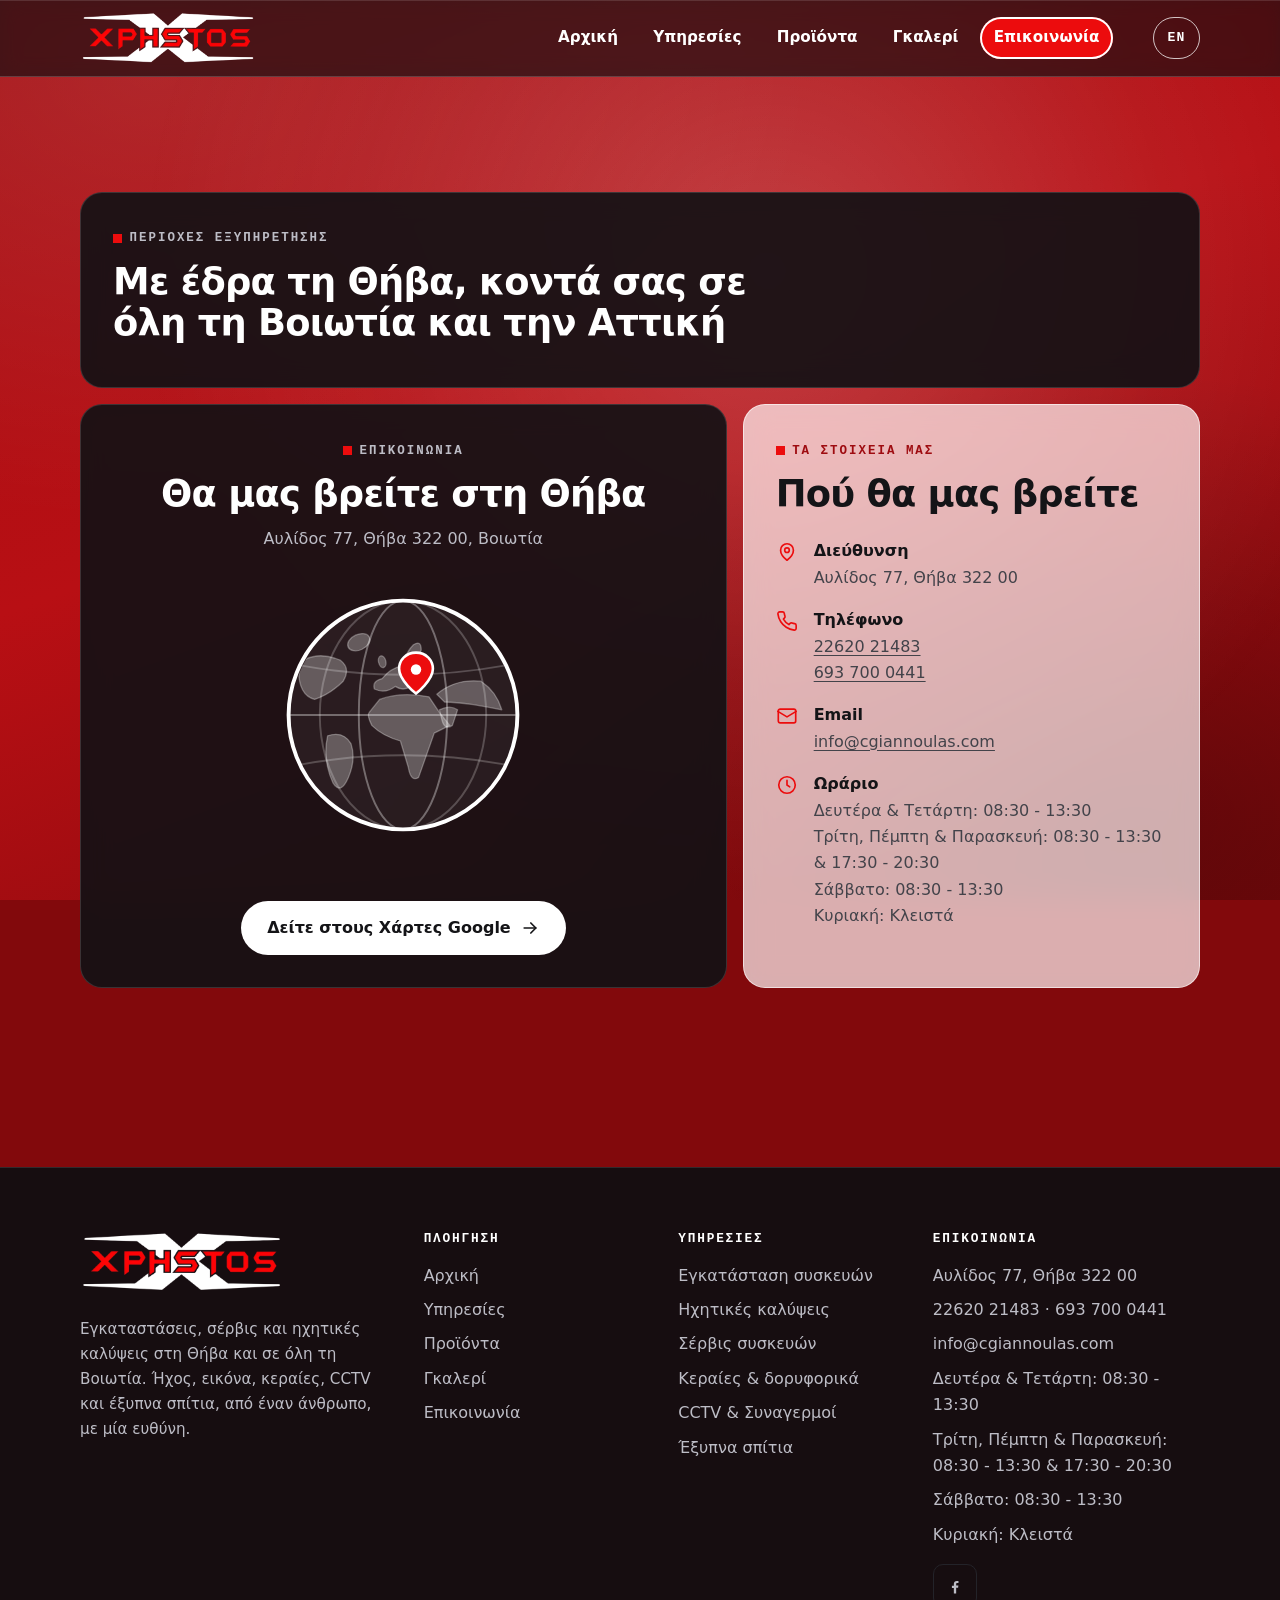
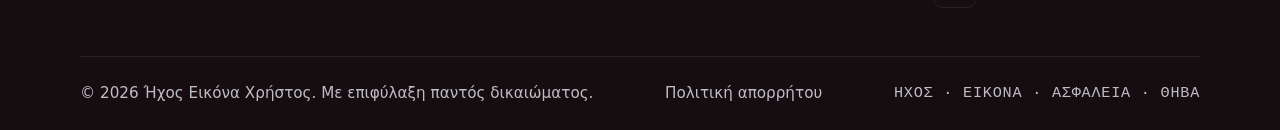
<file: contact.html>
<!DOCTYPE html>
<html lang="el">
<head>
  <meta charset="UTF-8">
  <meta name="viewport" content="width=device-width, initial-scale=1">
  <title>Επικοινωνία | Ήχος Εικόνα Χρήστος - Αυλίδος 77, Θήβα 322 00</title>
  <meta name="description" content="Επικοινωνήστε μαζί μας για εγκατάσταση συσκευών, ηχητικές καλύψεις, σέρβις, κεραίες & δορυφορικά, CCTV, συναγερμούς και έξυπνα σπίτια. Αυλίδος 77, Θήβα 322 00, δωρεάν αυτοψία και εκτίμηση.">
  <meta name="keywords" content="επικοινωνία, τεχνικός Θήβα, εγκατάσταση συσκευών, ηχητικές καλύψεις, σέρβις συσκευών, τοποθέτηση κεραίας, δορυφορικά συστήματα, cctv, συναγερμός, έξυπνα σπίτια, appliance installation, sound coverage, device repair, antenna installation, satellite systems, cctv alarm, smart home, contact Thiva">
  <meta property="og:type" content="website">
  <meta property="og:locale" content="el_GR">
  <meta property="og:title" content="Επικοινωνία - Ήχος Εικόνα Χρήστος, Θήβα">
  <meta property="og:description" content="Δωρεάν αυτοψία και εκτίμηση στη Θήβα και σε όλη τη Βοιωτία. Πείτε μας τι χρειάζεστε.">
  <meta property="og:image" content="https://cgiannoulas.com/assets/og-image.jpg">
  <meta property="og:image:width" content="1200">
  <meta property="og:image:height" content="630">
  <link rel="icon" type="image/png" href="assets/favicon.png">
  <link rel="apple-touch-icon" href="assets/apple-touch-icon.png">
  <link rel="stylesheet" href="styles.css?v=2">
  <link rel="canonical" href="https://cgiannoulas.com/contact">
  <meta property="og:url" content="https://cgiannoulas.com/contact">
  <link rel="alternate" hreflang="el" href="https://cgiannoulas.com/contact">
  <link rel="alternate" hreflang="en" href="https://cgiannoulas.com/en/contact">
  <link rel="alternate" hreflang="x-default" href="https://cgiannoulas.com/contact">
  <script type="application/ld+json">
  {
    "@context": "https://schema.org",
    "@type": "ContactPage",
    "name": "Επικοινωνία - Ήχος Εικόνα Χρήστος",
    "inLanguage": "el",
    "mainEntity": {
      "@type": "LocalBusiness",
      "name": "Ήχος Εικόνα Χρήστος",
      "alternateName": "Hxos Eikona Xrhstos",
      "url": "https://cgiannoulas.com/",
      "telephone": "+30-22620-21483",
      "email": "info@cgiannoulas.com",
      "address": {
        "@type": "PostalAddress",
        "streetAddress": "Αυλίδος 77",
        "addressLocality": "Θήβα",
        "postalCode": "322 00",
        "addressCountry": "GR"
      },
      "geo": { "@type": "GeoCoordinates", "latitude": 38.3253, "longitude": 23.3185 },
      "openingHoursSpecification": [
        { "@type": "OpeningHoursSpecification", "dayOfWeek": ["Monday","Tuesday","Wednesday","Thursday","Friday","Saturday"], "opens": "08:30", "closes": "13:30" },
        { "@type": "OpeningHoursSpecification", "dayOfWeek": ["Tuesday","Thursday","Friday"], "opens": "17:30", "closes": "20:30" }
      ]
    }
  }
  </script>
</head>
<body>
  <a class="skip-link" href="#main">Μετάβαση στο περιεχόμενο</a>

  <header class="site-header">
    <div class="container header-bar">
      <a class="brand" href="index.html" aria-label="Ήχος Εικόνα Χρήστος - Αρχική">
        <img src="assets/logo-white.png" alt="Λογότυπο: Εικόνα - Ήχος Χρήστος, Θήβα" width="1804" height="534">
      </a>
      <input type="checkbox" id="nav-toggle" class="nav-toggle-box" aria-label="Μενού">
      <label for="nav-toggle" class="nav-toggle" aria-hidden="true">
        <svg viewBox="0 0 24 24" fill="none" stroke="currentColor" stroke-width="2.2" stroke-linecap="round" aria-hidden="true"><path d="M4 7h16"/><path d="M4 12h16"/><path d="M4 17h16"/></svg>
      </label>
      <nav class="site-nav" aria-label="Κύριο μενού">
        <ul>
          <li><a href="index.html">Αρχική</a></li>
          <li><a href="services.html">Υπηρεσίες</a></li>
          <li><a href="products.html">Προϊόντα</a></li>
          <li><a href="gallery.html">Γκαλερί</a></li>
          <li><a class="nav-cta" href="contact.html" aria-current="page">Επικοινωνία</a></li>
          <li class="nav-lang"><a class="lang-switch" href="en/contact.html" lang="en" hreflang="en" aria-label="View this page in English">EN</a></li>
        </ul>
      </nav>
    </div>
  </header>

  <main id="main">
    <h1 class="visually-hidden">Επικοινωνία · Ήχος Εικόνα Χρήστος</h1>

    <!-- ===== MAP + INFO ===== -->
    <section class="section container" aria-labelledby="map-title">
      <div class="bento">

        <div class="tile tile-dark d12">
          <p class="eyebrow">ΠΕΡΙΟΧΕΣ ΕΞΥΠΗΡΕΤΗΣΗΣ</p>
          <h2>Με έδρα τη Θήβα, κοντά σας σε όλη τη Βοιωτία και την Αττική</h2>
        </div>

        <div class="tile tile-dark tile-globe d7">
          <p class="eyebrow">ΕΠΙΚΟΙΝΩΝΙΑ</p>
          <h2 id="map-title">Θα μας βρείτε στη Θήβα</h2>
          <p>Αυλίδος 77, Θήβα 322 00, Βοιωτία</p>
          <svg class="earth-icon" viewBox="0 0 200 200" role="img" aria-label="Υδρόγειος με κόκκινη σήμανση στην Ελλάδα">
            <defs>
              <clipPath id="globe-clip"><circle cx="100" cy="100" r="86"/></clipPath>
            </defs>
            <circle cx="100" cy="100" r="88" fill="rgba(255,255,255,0.05)" stroke="#fff" stroke-width="3"/>
            <g clip-path="url(#globe-clip)">
              <g fill="rgba(255,255,255,0.28)" stroke="rgba(255,255,255,0.3)" stroke-width="1" stroke-linejoin="round">
                <ellipse cx="66" cy="44" rx="9" ry="6" transform="rotate(-25 66 44)"/>
                <path d="M20 60 Q34 50 52 58 Q60 64 54 74 Q44 84 32 88 Q18 84 20 60 Z"/>
                <path d="M42 116 Q54 112 60 122 Q64 134 58 148 Q52 162 46 152 Q38 134 42 116 Z"/>
                <path d="M78 80 Q76 74 84 72 Q90 64 100 62 Q102 52 108 46 Q114 42 114 50 Q112 58 106 64 Q112 68 116 74 Q112 80 106 78 Q100 82 94 78 Q86 84 78 80 Z"/>
                <ellipse cx="84" cy="59" rx="2.8" ry="4.6" transform="rotate(-14 84 59)"/>
                <path d="M82 88 Q98 82 120 86 L128 98 L136 108 L124 114 L112 148 Q106 152 104 140 L98 120 Q84 116 76 108 Q72 100 74 98 Z"/>
                <path d="M128 96 Q136 92 142 96 L138 108 Q132 112 130 104 Z"/>
                <path d="M126 84 Q140 72 160 74 Q172 82 176 96 Q166 94 154 92 Q140 90 132 90 Z"/>
              </g>
            </g>
            <ellipse cx="100" cy="100" rx="34" ry="88" fill="none" stroke="rgba(255,255,255,0.35)" stroke-width="1.5"/>
            <ellipse cx="100" cy="100" rx="64" ry="88" fill="none" stroke="rgba(255,255,255,0.22)" stroke-width="1.5"/>
            <line x1="12" y1="100" x2="188" y2="100" stroke="rgba(255,255,255,0.35)" stroke-width="1.5"/>
            <path d="M22 62 Q100 76 178 62" fill="none" stroke="rgba(255,255,255,0.22)" stroke-width="1.5"/>
            <path d="M22 138 Q100 124 178 138" fill="none" stroke="rgba(255,255,255,0.22)" stroke-width="1.5"/>
            <path d="M110 52 c7.5 0 13 5.5 13 12.5 c0 9 -13 19 -13 19 c0 0 -13 -10 -13 -19 c0 -7 5.5 -12.5 13 -12.5 z" fill="#ec0c0d" stroke="#fff" stroke-width="2"/>
            <circle cx="110" cy="65" r="4" fill="#fff"/>
          </svg>
          <div class="btn-row">
            <a class="btn btn-light" href="https://www.google.com/maps/search/?api=1&amp;query=%CE%91%CF%85%CE%BB%CE%AF%CE%B4%CE%BF%CF%82+77+%CE%98%CE%AE%CE%B2%CE%B1+32200" target="_blank" rel="noopener">Δείτε στους Χάρτες Google
              <svg viewBox="0 0 24 24" fill="none" stroke="currentColor" stroke-width="2" stroke-linecap="round" stroke-linejoin="round" aria-hidden="true"><path d="M5 12h14"/><path d="m13 6 6 6-6 6"/></svg>
            </a>
          </div>
        </div>

        <div class="tile d5">
          <p class="eyebrow">ΤΑ ΣΤΟΙΧΕΙΑ ΜΑΣ</p>
          <h2>Πού θα μας βρείτε</h2>
          <ul class="info-list mt-5">
            <li>
              <svg viewBox="0 0 24 24" fill="none" stroke="currentColor" stroke-width="1.8" stroke-linecap="round" stroke-linejoin="round" aria-hidden="true"><path d="M12 21s-7-5.5-7-11a7 7 0 0 1 14 0c0 5.5-7 11-7 11z"/><circle cx="12" cy="10" r="2.5"/></svg>
              <div>
                <b>Διεύθυνση</b>
                <span>Αυλίδος 77, Θήβα 322 00</span>
              </div>
            </li>
            <li>
              <svg viewBox="0 0 24 24" fill="none" stroke="currentColor" stroke-width="1.8" stroke-linecap="round" stroke-linejoin="round" aria-hidden="true"><path d="M22 16.92v3a2 2 0 0 1-2.18 2 19.79 19.79 0 0 1-8.63-3.07 19.5 19.5 0 0 1-6-6A19.79 19.79 0 0 1 2.08 4.18 2 2 0 0 1 4.06 2h3a2 2 0 0 1 2 1.72c.13.96.36 1.9.7 2.81a2 2 0 0 1-.45 2.11L8.09 9.91a16 16 0 0 0 6 6l1.27-1.27a2 2 0 0 1 2.11-.45c.91.34 1.85.57 2.81.7A2 2 0 0 1 22 16.92z"/></svg>
              <div>
                <b>Τηλέφωνο</b>
                <a href="tel:+302262021483">22620 21483</a><br>
                <a href="tel:+306937000441">693 700 0441</a>
              </div>
            </li>
            <li>
              <svg viewBox="0 0 24 24" fill="none" stroke="currentColor" stroke-width="1.8" stroke-linecap="round" stroke-linejoin="round" aria-hidden="true"><rect x="2.5" y="4.5" width="19" height="15" rx="2"/><path d="m22 7-10 6L2 7"/></svg>
              <div>
                <b>Email</b>
                <a href="mailto:info@cgiannoulas.com">info@cgiannoulas.com</a>
              </div>
            </li>
            <li>
              <svg viewBox="0 0 24 24" fill="none" stroke="currentColor" stroke-width="1.8" stroke-linecap="round" stroke-linejoin="round" aria-hidden="true"><circle cx="12" cy="12" r="9"/><path d="M12 7v5l3 2"/></svg>
              <div>
                <b>Ωράριο</b>
                <span>Δευτέρα &amp; Τετάρτη: 08:30 - 13:30</span><br>
                <span>Τρίτη, Πέμπτη &amp; Παρασκευή: 08:30 - 13:30 &amp; 17:30 - 20:30</span><br>
                <span>Σάββατο: 08:30 - 13:30</span><br>
                <span>Κυριακή: Κλειστά</span>
              </div>
            </li>
          </ul>
        </div>



      </div>
    </section>

  </main>

  <footer class="site-footer">
    <div class="container">
      <div class="footer-grid">
        <div>
          <span class="footer-logo"><img src="assets/logo-white.png" alt="Λογότυπο: Εικόνα - Ήχος Χρήστος" width="1804" height="534" loading="lazy"></span>
          <p>Εγκαταστάσεις, σέρβις και ηχητικές καλύψεις στη Θήβα και σε όλη τη Βοιωτία. Ήχος, εικόνα, κεραίες, CCTV και έξυπνα σπίτια, από έναν άνθρωπο, με μία ευθύνη.</p>
        </div>
        <nav aria-label="Πλοήγηση υποσέλιδου">
          <h4>ΠΛΟΗΓΗΣΗ</h4>
          <ul>
            <li><a href="index.html">Αρχική</a></li>
            <li><a href="services.html">Υπηρεσίες</a></li>
            <li><a href="products.html">Προϊόντα</a></li>
            <li><a href="gallery.html">Γκαλερί</a></li>
            <li><a href="contact.html">Επικοινωνία</a></li>
          </ul>
        </nav>
        <nav aria-label="Υπηρεσίες υποσέλιδου">
          <h4>ΥΠΗΡΕΣΙΕΣ</h4>
          <ul>
            <li><a href="services.html#egkatastasi-syskevon">Εγκατάσταση συσκευών</a></li>
            <li><a href="services.html#ixitikes-kalypseis">Ηχητικές καλύψεις</a></li>
            <li><a href="services.html#servis-syskevon">Σέρβις συσκευών</a></li>
            <li><a href="services.html#keraies-doryforika">Κεραίες &amp; δορυφορικά</a></li>
            <li><a href="services.html#cctv-alarm">CCTV &amp; Συναγερμοί</a></li>
            <li><a href="services.html#exypna-spitia">Έξυπνα σπίτια</a></li>
          </ul>
        </nav>
        <div>
          <h4>ΕΠΙΚΟΙΝΩΝΙΑ</h4>
          <ul>
            <li>Αυλίδος 77, Θήβα 322 00</li>
            <li><a href="tel:+302262021483">22620 21483</a> · <a href="tel:+306937000441">693 700 0441</a></li>
            <li><a href="mailto:info@cgiannoulas.com">info@cgiannoulas.com</a></li>
            <li>Δευτέρα &amp; Τετάρτη: 08:30 - 13:30</li>
            <li>Τρίτη, Πέμπτη &amp; Παρασκευή: 08:30 - 13:30 &amp; 17:30 - 20:30</li>
            <li>Σάββατο: 08:30 - 13:30</li>
            <li>Κυριακή: Κλειστά</li>
          </ul>
          <div class="social-row">
            <a href="https://www.facebook.com/hxosxristos/?locale=el_GR" target="_blank" rel="noopener" aria-label="Facebook">
              <svg viewBox="0 0 24 24" aria-hidden="true"><path fill="currentColor" d="M13.4 21v-6.9h2.3l.35-2.7H13.4V9.7c0-.78.22-1.31 1.34-1.31h1.43V5.97c-.25-.03-1.1-.11-2.08-.11-2.06 0-3.47 1.26-3.47 3.57v2.27H8.3v2.7h2.32V21Z"/></svg>
            </a>
          </div>
        </div>
      </div>
      <div class="footer-bottom">
        <p>© 2026 Ήχος Εικόνα Χρήστος. Με επιφύλαξη παντός δικαιώματος.</p>
        <p><a href="politiki-aporritou.html">Πολιτική απορρήτου</a></p>
        <p class="mono">ΗΧΟΣ · ΕΙΚΟΝΑ · ΑΣΦΑΛΕΙΑ · ΘΗΒΑ</p>
      </div>
    </div>
  </footer>

  <script src="assets/js/glass.js" defer></script>
</body>
</html>
</file>
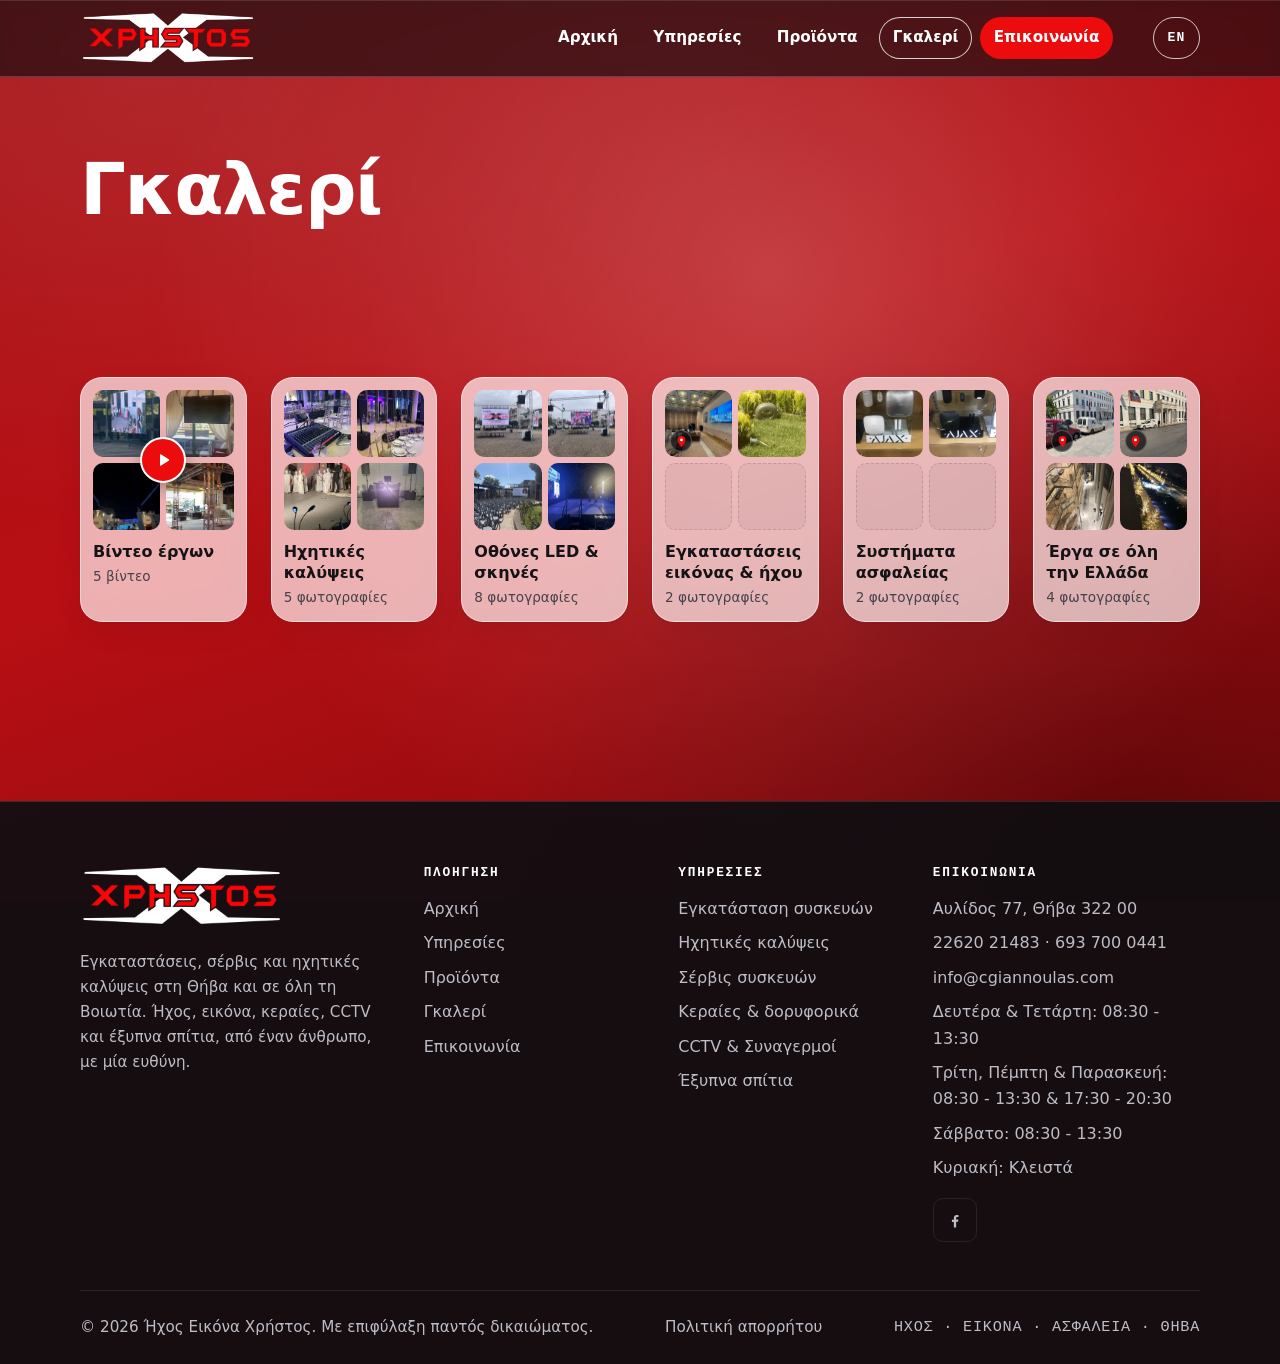
<file: gallery.html>
<!DOCTYPE html>
<html lang="el">
<head>
  <meta charset="UTF-8">
  <meta name="viewport" content="width=device-width, initial-scale=1">
  <title>Γκαλερί | Φωτογραφίες από Έργα &amp; Εκδηλώσεις - Ήχος Εικόνα Χρήστος</title>
  <meta name="description" content="Φωτογραφίες από έργα και εκδηλώσεις: ηχητικές καλύψεις, οθόνες LED και σκηνές, εγκαταστάσεις εικόνας και ήχου, συστήματα ασφαλείας. Ήχος Εικόνα Χρήστος, Αυλίδος 77, Θήβα.">
  <meta name="keywords" content="γκαλερί, φωτογραφίες έργων, ηχητικές καλύψεις, οθόνες LED, truss, σκηνές εκδηλώσεων, video wall, συστήματα ασφαλείας Ajax, εκδηλώσεις Θήβα, Βοιωτία">
  <meta property="og:type" content="website">
  <meta property="og:locale" content="el_GR">
  <meta property="og:title" content="Γκαλερί - Ήχος Εικόνα Χρήστος, Θήβα">
  <meta property="og:description" content="Φωτογραφίες από έργα και εκδηλώσεις: ηχητικές καλύψεις, οθόνες LED, εγκαταστάσεις και συστήματα ασφαλείας.">
  <meta property="og:image" content="https://cgiannoulas.com/assets/photos/thumbs/IMG_2570.jpg">
  <meta property="og:image:width" content="720">
  <meta property="og:image:height" content="540">
  <link rel="icon" type="image/png" href="assets/favicon.png">
  <link rel="apple-touch-icon" href="assets/apple-touch-icon.png">
  <link rel="stylesheet" href="styles.css?v=2">
  <link rel="canonical" href="https://cgiannoulas.com/gallery">
  <meta property="og:url" content="https://cgiannoulas.com/gallery">
  <link rel="alternate" hreflang="el" href="https://cgiannoulas.com/gallery">
  <link rel="alternate" hreflang="en" href="https://cgiannoulas.com/en/gallery">
  <link rel="alternate" hreflang="x-default" href="https://cgiannoulas.com/gallery">
  <script type="application/ld+json">
  {
    "@context": "https://schema.org",
    "@type": "CollectionPage",
    "name": "Γκαλερί - Ήχος Εικόνα Χρήστος",
    "inLanguage": "el",
    "description": "Φωτογραφίες από έργα και εκδηλώσεις της επιχείρησης Ήχος Εικόνα Χρήστος στη Θήβα.",
    "mainEntity": {
      "@type": "ItemList",
      "name": "Άλμπουμ φωτογραφιών και βίντεο",
      "itemListElement": [
        { "@type": "ListItem", "position": 1, "name": "Βίντεο έργων" },
        { "@type": "ListItem", "position": 2, "name": "Ηχητικές καλύψεις" },
        { "@type": "ListItem", "position": 3, "name": "Οθόνες LED και σκηνές" },
        { "@type": "ListItem", "position": 4, "name": "Εγκαταστάσεις εικόνας και ήχου" },
        { "@type": "ListItem", "position": 5, "name": "Συστήματα ασφαλείας" },
        { "@type": "ListItem", "position": 6, "name": "Έργα σε όλη την Ελλάδα" }
      ]
    }
  }
  </script>
</head>
<body>
  <a class="skip-link" href="#main">Μετάβαση στο περιεχόμενο</a>

  <header class="site-header">
    <div class="container header-bar">
      <a class="brand" href="index.html" aria-label="Ήχος Εικόνα Χρήστος - Αρχική">
        <img src="assets/logo-white.png" alt="Λογότυπο: Εικόνα - Ήχος Χρήστος, Θήβα" width="1804" height="534">
      </a>
      <input type="checkbox" id="nav-toggle" class="nav-toggle-box" aria-label="Μενού">
      <label for="nav-toggle" class="nav-toggle" aria-hidden="true">
        <svg viewBox="0 0 24 24" fill="none" stroke="currentColor" stroke-width="2.2" stroke-linecap="round" aria-hidden="true"><path d="M4 7h16"/><path d="M4 12h16"/><path d="M4 17h16"/></svg>
      </label>
      <nav class="site-nav" aria-label="Κύριο μενού">
        <ul>
          <li><a href="index.html">Αρχική</a></li>
          <li><a href="services.html">Υπηρεσίες</a></li>
          <li><a href="products.html">Προϊόντα</a></li>
          <li><a href="gallery.html" aria-current="page">Γκαλερί</a></li>
          <li><a class="nav-cta" href="contact.html">Επικοινωνία</a></li>
          <li class="nav-lang"><a class="lang-switch" href="en/gallery.html" lang="en" hreflang="en" aria-label="View this page in English">EN</a></li>
        </ul>
      </nav>
    </div>
  </header>

  <main id="main">

    <!-- ===== PAGE TITLE ===== -->
    <section class="page-hero container" aria-labelledby="page-title">
      <h1 id="page-title" class="page-title-xl">Γκαλερί</h1>
    </section>

    <!-- ===== FOLDERS =====
         ΤΙΤΛΟΙ ΦΑΚΕΛΩΝ: όταν ο πελάτης αποφασίσει τα ονόματα, αλλάξτε
         το κείμενο σε κάθε <span class="folder-name"> εδώ ΚΑΙ στο <h2>
         του αντίστοιχου άλμπουμ πιο κάτω. -->
    <section class="section container" aria-labelledby="albums-title" id="albums" tabindex="-1">
      <h2 id="albums-title" class="visually-hidden">Άλμπουμ φωτογραφιών και βίντεο</h2>
      <ul class="folder-grid">

        <li>
          <a class="folder" href="#al-video">
            <span class="folder-cover" aria-hidden="true">
              <img src="assets/videos/led-screen-thiva-poster.jpg" alt="" loading="lazy" width="320" height="568" decoding="async">
              <img src="assets/videos/ceiling-tv-poster.jpg" alt="" loading="lazy" width="360" height="640" decoding="async">
              <img src="assets/videos/pool-party-beams-poster.jpg" alt="" loading="lazy" width="320" height="568" decoding="async">
              <img src="assets/videos/truss-setup-poster.jpg" alt="" loading="lazy" width="320" height="568" decoding="async">
              <span class="cover-play"><svg viewBox="0 0 24 24" fill="currentColor" aria-hidden="true"><path d="M8 5.5v13a1 1 0 0 0 1.5.86l10.2-6.5a1 1 0 0 0 0-1.72L9.5 4.64A1 1 0 0 0 8 5.5Z"/></svg></span>
            </span>
            <span class="folder-name">Βίντεο έργων</span>
            <span class="folder-count">5 βίντεο</span>
          </a>
        </li>

        <li>
          <a class="folder" href="#al-sound">
            <span class="folder-cover" aria-hidden="true">
              <img src="assets/photos/thumbs/sm/IMG_2572.jpg" alt="" loading="lazy" width="540" height="720" decoding="async">
              <img src="assets/photos/thumbs/sm/IMG_2575.jpg" alt="" loading="lazy" width="720" height="540" decoding="async">
              <img src="assets/photos/thumbs/sm/IMG_2565.jpg" alt="" loading="lazy" width="540" height="720" decoding="async">
              <img src="assets/photos/thumbs/sm/IMG_2583.jpg" alt="" loading="lazy" width="540" height="720" decoding="async">
            </span>
            <span class="folder-name">Ηχητικές καλύψεις</span>
            <span class="folder-count">5 φωτογραφίες</span>
          </a>
        </li>

        <li>
          <a class="folder" href="#al-led">
            <span class="folder-cover" aria-hidden="true">
              <img src="assets/photos/thumbs/sm/IMG_2570.jpg" alt="" loading="lazy" width="720" height="540" decoding="async">
              <img src="assets/photos/thumbs/sm/IMG_2571.jpg" alt="" loading="lazy" width="720" height="540" decoding="async">
              <img src="assets/photos/thumbs/sm/IMG_2584.jpg" alt="" loading="lazy" width="720" height="540" decoding="async">
              <img src="assets/photos/thumbs/sm/IMG_2569.jpg" alt="" loading="lazy" width="720" height="540" decoding="async">
            </span>
            <span class="folder-name">Οθόνες LED &amp; σκηνές</span>
            <span class="folder-count">8 φωτογραφίες</span>
          </a>
        </li>

        <li>
          <a class="folder" href="#al-install">
            <span class="folder-cover" aria-hidden="true">
              <span class="cover-cell"><img src="assets/photos/thumbs/sm/IMG_2568.jpg" alt="" loading="lazy" width="720" height="540" decoding="async"><span class="cover-pin"><svg viewBox="0 0 24 24" aria-hidden="true"><path fill="#ec0c0d" d="M12 1.8a7.2 7.2 0 0 0-7.2 7.2c0 5.4 7.2 13.2 7.2 13.2s7.2-7.8 7.2-13.2A7.2 7.2 0 0 0 12 1.8Z"/><circle cx="12" cy="9" r="2.7" fill="#fff"/></svg></span></span>
              <img src="assets/photos/thumbs/sm/IMG_2582.jpg" alt="" loading="lazy" width="720" height="540" decoding="async">
              <span class="cover-empty"></span>
              <span class="cover-empty"></span>
            </span>
            <span class="folder-name">Εγκαταστάσεις εικόνας &amp; ήχου</span>
            <span class="folder-count">2 φωτογραφίες</span>
          </a>
        </li>

        <li>
          <a class="folder" href="#al-security">
            <span class="folder-cover" aria-hidden="true">
              <img src="assets/photos/thumbs/sm/IMG_2581.jpg" alt="" loading="lazy" width="540" height="720" decoding="async">
              <img src="assets/photos/thumbs/sm/IMG_2580.jpg" alt="" loading="lazy" width="540" height="720" decoding="async">
              <span class="cover-empty"></span>
              <span class="cover-empty"></span>
            </span>
            <span class="folder-name">Συστήματα ασφαλείας</span>
            <span class="folder-count">2 φωτογραφίες</span>
          </a>
        </li>

        <li>
          <a class="folder" href="#al-projects">
            <span class="folder-cover" aria-hidden="true">
              <span class="cover-cell"><img src="assets/photos/thumbs/sm/IMG_2566.jpg" alt="" loading="lazy" width="720" height="540" decoding="async"><span class="cover-pin"><svg viewBox="0 0 24 24" aria-hidden="true"><path fill="#ec0c0d" d="M12 1.8a7.2 7.2 0 0 0-7.2 7.2c0 5.4 7.2 13.2 7.2 13.2s7.2-7.8 7.2-13.2A7.2 7.2 0 0 0 12 1.8Z"/><circle cx="12" cy="9" r="2.7" fill="#fff"/></svg></span></span>
              <span class="cover-cell"><img src="assets/photos/thumbs/sm/IMG_2567.jpg" alt="" loading="lazy" width="540" height="720" decoding="async"><span class="cover-pin"><svg viewBox="0 0 24 24" aria-hidden="true"><path fill="#ec0c0d" d="M12 1.8a7.2 7.2 0 0 0-7.2 7.2c0 5.4 7.2 13.2 7.2 13.2s7.2-7.8 7.2-13.2A7.2 7.2 0 0 0 12 1.8Z"/><circle cx="12" cy="9" r="2.7" fill="#fff"/></svg></span></span>
              <img src="assets/photos/thumbs/sm/IMG_2573.jpg" alt="" loading="lazy" width="540" height="720" decoding="async">
              <img src="assets/photos/thumbs/sm/IMG_2574.jpg" alt="" loading="lazy" width="540" height="720" decoding="async">
            </span>
            <span class="folder-name">Έργα σε όλη την Ελλάδα</span>
            <span class="folder-count">4 φωτογραφίες</span>
          </a>
        </li>

      </ul>
    </section>

    <!-- ===== ALBUM: Βίντεο έργων ===== -->
    <section class="album" id="al-video" aria-label="Άλμπουμ: Βίντεο έργων" tabindex="-1">
      <div class="album-panel">
        <header class="album-head">
          <div>
            <h2>Βίντεο έργων</h2>
            <p class="album-count-line">5 βίντεο</p>
          </div>
          <a class="album-close" href="#albums" aria-label="Κλείσιμο άλμπουμ">
            <svg viewBox="0 0 24 24" fill="none" stroke="currentColor" stroke-width="2.2" stroke-linecap="round" aria-hidden="true"><path d="M6 6l12 12"/><path d="M18 6 6 18"/></svg>
          </a>
        </header>
        <ul class="video-grid">
          <li>
            <figure>
              <div class="vid-frame">
                <video width="320" height="568" poster="assets/videos/led-screen-thiva-poster.jpg" controls playsinline preload="none" aria-labelledby="vid-led-cap">
                  <source src="assets/videos/led-screen-thiva.mp4" type="video/mp4">
                </video>
              </div>
              <figcaption id="vid-led-cap">Δημοτική εκδήλωση στη Θήβα, οθόνη LED και κοινό</figcaption>
            </figure>
          </li>
          <li>
            <figure>
              <div class="vid-frame">
                <video width="320" height="568" poster="assets/videos/truss-setup-poster.jpg" controls playsinline preload="none" aria-labelledby="vid-truss-cap">
                  <source src="assets/videos/truss-setup.mp4" type="video/mp4">
                </video>
              </div>
              <figcaption id="vid-truss-cap">Στήσιμο κατασκευής truss για σκηνή τη νύχτα</figcaption>
            </figure>
          </li>
          <li>
            <figure>
              <div class="vid-frame">
                <video width="320" height="568" poster="assets/videos/pool-party-beams-poster.jpg" controls playsinline preload="none" aria-labelledby="vid-pool-cap">
                  <source src="assets/videos/pool-party-beams.mp4" type="video/mp4">
                </video>
              </div>
              <figcaption id="vid-pool-cap">Βραδινό πάρτι στην πισίνα με προβολείς στον ουρανό</figcaption>
            </figure>
          </li>
          <li>
            <figure>
              <div class="vid-frame">
                <video width="320" height="568" poster="assets/videos/sky-beams-poster.jpg" controls playsinline preload="none" aria-labelledby="vid-sky-cap">
                  <source src="assets/videos/sky-beams.mp4" type="video/mp4">
                </video>
              </div>
              <figcaption id="vid-sky-cap">Οι προβολείς του πάρτι σαρώνουν τον νυχτερινό ουρανό</figcaption>
            </figure>
          </li>
          <li>
            <figure>
              <div class="vid-frame">
                <video width="360" height="640" poster="assets/videos/ceiling-tv-poster.jpg" controls playsinline preload="none" aria-labelledby="vid-ceiling-cap">
                  <source src="assets/videos/ceiling-tv.mp4" type="video/mp4">
                </video>
              </div>
              <figcaption id="vid-ceiling-cap">Ηλεκτρικός μηχανισμός κατεβάζει τηλεόραση από το ταβάνι</figcaption>
            </figure>
          </li>
        </ul>
      </div>
    </section>

    <!-- ===== ALBUM: Ηχητικές καλύψεις ===== -->
    <section class="album" id="al-sound" aria-label="Άλμπουμ: Ηχητικές καλύψεις" tabindex="-1">
      <div class="album-panel">
        <header class="album-head">
          <div>
            <h2>Ηχητικές καλύψεις</h2>
            <p class="album-count-line">5 φωτογραφίες</p>
          </div>
          <a class="album-close" href="#albums" aria-label="Κλείσιμο άλμπουμ">
            <svg viewBox="0 0 24 24" fill="none" stroke="currentColor" stroke-width="2.2" stroke-linecap="round" aria-hidden="true"><path d="M6 6l12 12"/><path d="M18 6 6 18"/></svg>
          </a>
        </header>
        <ul class="album-grid">
          <li><a href="#p72"><img src="assets/photos/thumbs/IMG_2572.jpg" alt="Κονσόλα ήχου σε αίθουσα δεξιώσεων" loading="lazy" width="540" height="720" decoding="async"></a></li>
          <li><a href="#p75"><img src="assets/photos/thumbs/IMG_2575.jpg" alt="Ηχεία και μικρόφωνα έτοιμα σε αίθουσα δεξίωσης" loading="lazy" width="720" height="540" decoding="async"></a></li>
          <li><a href="#p65"><img src="assets/photos/thumbs/IMG_2565.jpg" alt="Ηχητική κάλυψη θεατρικής παράστασης σε πλατεία τη νύχτα" loading="lazy" width="540" height="720" decoding="async"></a></li>
          <li><a href="#p83"><img src="assets/photos/thumbs/IMG_2583.jpg" alt="DJ booth με ηχεία και φωτεινή επιγραφή Let's Party" loading="lazy" width="540" height="720" decoding="async"></a></li>
          <li><a href="#p77"><img src="assets/photos/thumbs/IMG_2577.jpg" alt="Φωτισμός, ήχος και DJ set σε αθλητική διοργάνωση με ρινγκ" loading="lazy" width="720" height="540" decoding="async"></a></li>
        </ul>
      </div>
    </section>

    <!-- ===== ALBUM: Οθόνες LED & σκηνές ===== -->
    <section class="album" id="al-led" aria-label="Άλμπουμ: Οθόνες LED και σκηνές" tabindex="-1">
      <div class="album-panel">
        <header class="album-head">
          <div>
            <h2>Οθόνες LED &amp; σκηνές</h2>
            <p class="album-count-line">8 φωτογραφίες</p>
          </div>
          <a class="album-close" href="#albums" aria-label="Κλείσιμο άλμπουμ">
            <svg viewBox="0 0 24 24" fill="none" stroke="currentColor" stroke-width="2.2" stroke-linecap="round" aria-hidden="true"><path d="M6 6l12 12"/><path d="M18 6 6 18"/></svg>
          </a>
        </header>
        <ul class="album-grid">
          <li><a href="#p70"><img src="assets/photos/thumbs/IMG_2570.jpg" alt="Υπαίθρια οθόνη LED στημένη σε truss" loading="lazy" width="720" height="540" decoding="async"></a></li>
          <li><a href="#p71"><img src="assets/photos/thumbs/IMG_2571.jpg" alt="Υπαίθρια οθόνη LED με ηχεία line array σε εκδήλωση" loading="lazy" width="720" height="540" decoding="async"></a></li>
          <li><a href="#p84"><img src="assets/photos/thumbs/IMG_2584.jpg" alt="Οθόνη προβολής σε υπαίθρια πολιτιστική εκδήλωση στη Θήβα" loading="lazy" width="720" height="540" decoding="async"></a></li>
          <li><a href="#p69"><img src="assets/photos/thumbs/IMG_2569.jpg" alt="Οθόνη LED και φωτισμός σε βραδινή εκδήλωση με ομιλητή" loading="lazy" width="720" height="540" decoding="async"></a></li>
          <li><a href="#p76"><img src="assets/photos/thumbs/IMG_2576.jpg" alt="Πύργοι truss με φωτισμό και οθόνη LED σε κλειστό γυμναστήριο" loading="lazy" width="540" height="720" decoding="async"></a></li>
          <li><a href="#p78"><img src="assets/photos/thumbs/IMG_2578.jpg" alt="Κινούμενες κεφαλές φωτισμού δίπλα στο ρινγκ" loading="lazy" width="720" height="540" decoding="async"></a></li>
          <li><a href="#p79"><img src="assets/photos/thumbs/IMG_2579.jpg" alt="Στήσιμο πύργων truss για υπαίθρια εκδήλωση τη νύχτα" loading="lazy" width="540" height="720" decoding="async"></a></li>
          <li><a href="#p85"><img src="assets/photos/thumbs/IMG_2585.jpg" alt="Γραφικό εκδήλωσης του Δημοτικού Ωδείου Θήβας σε οθόνη LED" loading="lazy" width="720" height="320" decoding="async"></a></li>
        </ul>
      </div>
    </section>

    <!-- ===== ALBUM: Εγκαταστάσεις εικόνας & ήχου ===== -->
    <section class="album" id="al-install" aria-label="Άλμπουμ: Εγκαταστάσεις εικόνας και ήχου" tabindex="-1">
      <div class="album-panel">
        <header class="album-head">
          <div>
            <h2>Εγκαταστάσεις εικόνας &amp; ήχου</h2>
            <p class="album-count-line">2 φωτογραφίες</p>
          </div>
          <a class="album-close" href="#albums" aria-label="Κλείσιμο άλμπουμ">
            <svg viewBox="0 0 24 24" fill="none" stroke="currentColor" stroke-width="2.2" stroke-linecap="round" aria-hidden="true"><path d="M6 6l12 12"/><path d="M18 6 6 18"/></svg>
          </a>
        </header>
        <ul class="album-grid">
          <li><a href="#p68"><img src="assets/photos/thumbs/IMG_2568.jpg" alt="Εγκατάσταση video wall σε αίθουσα εκδηλώσεων" loading="lazy" width="720" height="540" decoding="async"><span class="geo-pin"><svg viewBox="0 0 24 24" aria-hidden="true"><path fill="#ec0c0d" d="M12 1.8a7.2 7.2 0 0 0-7.2 7.2c0 5.4 7.2 13.2 7.2 13.2s7.2-7.8 7.2-13.2A7.2 7.2 0 0 0 12 1.8Z"/><circle cx="12" cy="9" r="2.7" fill="#fff"/></svg><span>Δημαρχείο Αθηνών</span></span></a></li>
          <li><a href="#p82"><img src="assets/photos/thumbs/IMG_2582.jpg" alt="Αδιάβροχο ηχείο κήπου και φωτιστικό σποτ στο γκαζόν" loading="lazy" width="720" height="540" decoding="async"></a></li>
        </ul>
      </div>
    </section>

    <!-- ===== ALBUM: Συστήματα ασφαλείας ===== -->
    <section class="album" id="al-security" aria-label="Άλμπουμ: Συστήματα ασφαλείας" tabindex="-1">
      <div class="album-panel">
        <header class="album-head">
          <div>
            <h2>Συστήματα ασφαλείας</h2>
            <p class="album-count-line">2 φωτογραφίες</p>
          </div>
          <a class="album-close" href="#albums" aria-label="Κλείσιμο άλμπουμ">
            <svg viewBox="0 0 24 24" fill="none" stroke="currentColor" stroke-width="2.2" stroke-linecap="round" aria-hidden="true"><path d="M6 6l12 12"/><path d="M18 6 6 18"/></svg>
          </a>
        </header>
        <ul class="album-grid">
          <li><a href="#p81"><img src="assets/photos/thumbs/IMG_2581.jpg" alt="Σύστημα συναγερμού Ajax σε λευκό χρώμα με εξωτερική σειρήνα" loading="lazy" width="540" height="720" decoding="async"></a></li>
          <li><a href="#p80"><img src="assets/photos/thumbs/IMG_2580.jpg" alt="Σύστημα συναγερμού Ajax σε μαύρο χρώμα στο κατάστημά μας" loading="lazy" width="540" height="720" decoding="async"></a></li>
        </ul>
      </div>
    </section>

    <!-- ===== ALBUM: Έργα σε όλη την Ελλάδα ===== -->
    <section class="album" id="al-projects" aria-label="Άλμπουμ: Έργα σε όλη την Ελλάδα" tabindex="-1">
      <div class="album-panel">
        <header class="album-head">
          <div>
            <h2>Έργα σε όλη την Ελλάδα</h2>
            <p class="album-count-line">4 φωτογραφίες</p>
          </div>
          <a class="album-close" href="#albums" aria-label="Κλείσιμο άλμπουμ">
            <svg viewBox="0 0 24 24" fill="none" stroke="currentColor" stroke-width="2.2" stroke-linecap="round" aria-hidden="true"><path d="M6 6l12 12"/><path d="M18 6 6 18"/></svg>
          </a>
        </header>
        <ul class="album-grid">
          <li><a href="#p66"><img src="assets/photos/thumbs/IMG_2566.jpg" alt="Τα οχήματα της επιχείρησης σε έργο στο κέντρο της Αθήνας" loading="lazy" width="720" height="540" decoding="async"><span class="geo-pin"><svg viewBox="0 0 24 24" aria-hidden="true"><path fill="#ec0c0d" d="M12 1.8a7.2 7.2 0 0 0-7.2 7.2c0 5.4 7.2 13.2 7.2 13.2s7.2-7.8 7.2-13.2A7.2 7.2 0 0 0 12 1.8Z"/><circle cx="12" cy="9" r="2.7" fill="#fff"/></svg><span>Δημαρχείο Αθηνών</span></span></a></li>
          <li><a href="#p67"><img src="assets/photos/thumbs/IMG_2567.jpg" alt="Όχημα της επιχείρησης έξω από το Δημαρχείο της Αθήνας" loading="lazy" width="540" height="720" decoding="async"><span class="geo-pin"><svg viewBox="0 0 24 24" aria-hidden="true"><path fill="#ec0c0d" d="M12 1.8a7.2 7.2 0 0 0-7.2 7.2c0 5.4 7.2 13.2 7.2 13.2s7.2-7.8 7.2-13.2A7.2 7.2 0 0 0 12 1.8Z"/><circle cx="12" cy="9" r="2.7" fill="#fff"/></svg><span>Δημαρχείο Αθηνών</span></span></a></li>
          <li><a href="#p73"><img src="assets/photos/thumbs/IMG_2573.jpg" alt="Εσωτερικό σύγχρονου πολιτιστικού κτιρίου σε εκδήλωση" loading="lazy" width="540" height="720" decoding="async"></a></li>
          <li><a href="#p74"><img src="assets/photos/thumbs/IMG_2574.jpg" alt="Νυχτερινή άποψη χώρου εκδήλωσης με φωτισμένα δέντρα" loading="lazy" width="540" height="720" decoding="async"></a></li>
        </ul>
      </div>
    </section>

    <!-- ===== LIGHTBOXES: Ηχητικές καλύψεις ===== -->
    <figure class="lightbox" id="p72" aria-label="Φωτογραφία σε πλήρες μέγεθος" tabindex="-1">
      <img src="assets/photos/IMG_2572.JPEG" alt="Κονσόλα ήχου σε αίθουσα δεξιώσεων" loading="lazy" width="1200" height="1600" decoding="async">
      <a class="lb-close" href="#al-sound" aria-label="Κλείσιμο, επιστροφή στο άλμπουμ"><svg viewBox="0 0 24 24" fill="none" stroke="currentColor" stroke-width="2.2" stroke-linecap="round" aria-hidden="true"><path d="M6 6l12 12"/><path d="M18 6 6 18"/></svg></a>
      <a class="lb-prev" href="#p77" aria-label="Προηγούμενη φωτογραφία"><svg viewBox="0 0 24 24" fill="none" stroke="currentColor" stroke-width="2.2" stroke-linecap="round" stroke-linejoin="round" aria-hidden="true"><path d="m15 6-6 6 6 6"/></svg></a>
      <a class="lb-next" href="#p75" aria-label="Επόμενη φωτογραφία"><svg viewBox="0 0 24 24" fill="none" stroke="currentColor" stroke-width="2.2" stroke-linecap="round" stroke-linejoin="round" aria-hidden="true"><path d="m9 6 6 6-6 6"/></svg></a>
    </figure>
    <figure class="lightbox" id="p75" aria-label="Φωτογραφία σε πλήρες μέγεθος" tabindex="-1">
      <img src="assets/photos/IMG_2575.JPEG" alt="Ηχεία και μικρόφωνα έτοιμα σε αίθουσα δεξίωσης" loading="lazy" width="1600" height="1200" decoding="async">
      <a class="lb-close" href="#al-sound" aria-label="Κλείσιμο, επιστροφή στο άλμπουμ"><svg viewBox="0 0 24 24" fill="none" stroke="currentColor" stroke-width="2.2" stroke-linecap="round" aria-hidden="true"><path d="M6 6l12 12"/><path d="M18 6 6 18"/></svg></a>
      <a class="lb-prev" href="#p72" aria-label="Προηγούμενη φωτογραφία"><svg viewBox="0 0 24 24" fill="none" stroke="currentColor" stroke-width="2.2" stroke-linecap="round" stroke-linejoin="round" aria-hidden="true"><path d="m15 6-6 6 6 6"/></svg></a>
      <a class="lb-next" href="#p65" aria-label="Επόμενη φωτογραφία"><svg viewBox="0 0 24 24" fill="none" stroke="currentColor" stroke-width="2.2" stroke-linecap="round" stroke-linejoin="round" aria-hidden="true"><path d="m9 6 6 6-6 6"/></svg></a>
    </figure>
    <figure class="lightbox" id="p65" aria-label="Φωτογραφία σε πλήρες μέγεθος" tabindex="-1">
      <img src="assets/photos/IMG_2565.JPEG" alt="Ηχητική κάλυψη θεατρικής παράστασης σε πλατεία τη νύχτα" loading="lazy" width="1200" height="1600" decoding="async">
      <a class="lb-close" href="#al-sound" aria-label="Κλείσιμο, επιστροφή στο άλμπουμ"><svg viewBox="0 0 24 24" fill="none" stroke="currentColor" stroke-width="2.2" stroke-linecap="round" aria-hidden="true"><path d="M6 6l12 12"/><path d="M18 6 6 18"/></svg></a>
      <a class="lb-prev" href="#p75" aria-label="Προηγούμενη φωτογραφία"><svg viewBox="0 0 24 24" fill="none" stroke="currentColor" stroke-width="2.2" stroke-linecap="round" stroke-linejoin="round" aria-hidden="true"><path d="m15 6-6 6 6 6"/></svg></a>
      <a class="lb-next" href="#p83" aria-label="Επόμενη φωτογραφία"><svg viewBox="0 0 24 24" fill="none" stroke="currentColor" stroke-width="2.2" stroke-linecap="round" stroke-linejoin="round" aria-hidden="true"><path d="m9 6 6 6-6 6"/></svg></a>
    </figure>
    <figure class="lightbox" id="p83" aria-label="Φωτογραφία σε πλήρες μέγεθος" tabindex="-1">
      <img src="assets/photos/IMG_2583.JPEG" alt="DJ booth με ηχεία και φωτεινή επιγραφή Let's Party" loading="lazy" width="1200" height="1600" decoding="async">
      <a class="lb-close" href="#al-sound" aria-label="Κλείσιμο, επιστροφή στο άλμπουμ"><svg viewBox="0 0 24 24" fill="none" stroke="currentColor" stroke-width="2.2" stroke-linecap="round" aria-hidden="true"><path d="M6 6l12 12"/><path d="M18 6 6 18"/></svg></a>
      <a class="lb-prev" href="#p65" aria-label="Προηγούμενη φωτογραφία"><svg viewBox="0 0 24 24" fill="none" stroke="currentColor" stroke-width="2.2" stroke-linecap="round" stroke-linejoin="round" aria-hidden="true"><path d="m15 6-6 6 6 6"/></svg></a>
      <a class="lb-next" href="#p77" aria-label="Επόμενη φωτογραφία"><svg viewBox="0 0 24 24" fill="none" stroke="currentColor" stroke-width="2.2" stroke-linecap="round" stroke-linejoin="round" aria-hidden="true"><path d="m9 6 6 6-6 6"/></svg></a>
    </figure>
    <figure class="lightbox" id="p77" aria-label="Φωτογραφία σε πλήρες μέγεθος" tabindex="-1">
      <img src="assets/photos/IMG_2577.JPEG" alt="Φωτισμός, ήχος και DJ set σε αθλητική διοργάνωση με ρινγκ" loading="lazy" width="1600" height="1200" decoding="async">
      <a class="lb-close" href="#al-sound" aria-label="Κλείσιμο, επιστροφή στο άλμπουμ"><svg viewBox="0 0 24 24" fill="none" stroke="currentColor" stroke-width="2.2" stroke-linecap="round" aria-hidden="true"><path d="M6 6l12 12"/><path d="M18 6 6 18"/></svg></a>
      <a class="lb-prev" href="#p83" aria-label="Προηγούμενη φωτογραφία"><svg viewBox="0 0 24 24" fill="none" stroke="currentColor" stroke-width="2.2" stroke-linecap="round" stroke-linejoin="round" aria-hidden="true"><path d="m15 6-6 6 6 6"/></svg></a>
      <a class="lb-next" href="#p72" aria-label="Επόμενη φωτογραφία"><svg viewBox="0 0 24 24" fill="none" stroke="currentColor" stroke-width="2.2" stroke-linecap="round" stroke-linejoin="round" aria-hidden="true"><path d="m9 6 6 6-6 6"/></svg></a>
    </figure>

    <!-- ===== LIGHTBOXES: Οθόνες LED & σκηνές ===== -->
    <figure class="lightbox" id="p70" aria-label="Φωτογραφία σε πλήρες μέγεθος" tabindex="-1">
      <img src="assets/photos/IMG_2570.JPEG" alt="Υπαίθρια οθόνη LED στημένη σε truss" loading="lazy" width="1600" height="1200" decoding="async">
      <a class="lb-close" href="#al-led" aria-label="Κλείσιμο, επιστροφή στο άλμπουμ"><svg viewBox="0 0 24 24" fill="none" stroke="currentColor" stroke-width="2.2" stroke-linecap="round" aria-hidden="true"><path d="M6 6l12 12"/><path d="M18 6 6 18"/></svg></a>
      <a class="lb-prev" href="#p85" aria-label="Προηγούμενη φωτογραφία"><svg viewBox="0 0 24 24" fill="none" stroke="currentColor" stroke-width="2.2" stroke-linecap="round" stroke-linejoin="round" aria-hidden="true"><path d="m15 6-6 6 6 6"/></svg></a>
      <a class="lb-next" href="#p71" aria-label="Επόμενη φωτογραφία"><svg viewBox="0 0 24 24" fill="none" stroke="currentColor" stroke-width="2.2" stroke-linecap="round" stroke-linejoin="round" aria-hidden="true"><path d="m9 6 6 6-6 6"/></svg></a>
    </figure>
    <figure class="lightbox" id="p71" aria-label="Φωτογραφία σε πλήρες μέγεθος" tabindex="-1">
      <img src="assets/photos/IMG_2571.JPEG" alt="Υπαίθρια οθόνη LED με ηχεία line array σε εκδήλωση" loading="lazy" width="1600" height="1200" decoding="async">
      <a class="lb-close" href="#al-led" aria-label="Κλείσιμο, επιστροφή στο άλμπουμ"><svg viewBox="0 0 24 24" fill="none" stroke="currentColor" stroke-width="2.2" stroke-linecap="round" aria-hidden="true"><path d="M6 6l12 12"/><path d="M18 6 6 18"/></svg></a>
      <a class="lb-prev" href="#p70" aria-label="Προηγούμενη φωτογραφία"><svg viewBox="0 0 24 24" fill="none" stroke="currentColor" stroke-width="2.2" stroke-linecap="round" stroke-linejoin="round" aria-hidden="true"><path d="m15 6-6 6 6 6"/></svg></a>
      <a class="lb-next" href="#p84" aria-label="Επόμενη φωτογραφία"><svg viewBox="0 0 24 24" fill="none" stroke="currentColor" stroke-width="2.2" stroke-linecap="round" stroke-linejoin="round" aria-hidden="true"><path d="m9 6 6 6-6 6"/></svg></a>
    </figure>
    <figure class="lightbox" id="p84" aria-label="Φωτογραφία σε πλήρες μέγεθος" tabindex="-1">
      <img src="assets/photos/IMG_2584.JPEG" alt="Οθόνη προβολής σε υπαίθρια πολιτιστική εκδήλωση στη Θήβα" loading="lazy" width="1600" height="1200" decoding="async">
      <a class="lb-close" href="#al-led" aria-label="Κλείσιμο, επιστροφή στο άλμπουμ"><svg viewBox="0 0 24 24" fill="none" stroke="currentColor" stroke-width="2.2" stroke-linecap="round" aria-hidden="true"><path d="M6 6l12 12"/><path d="M18 6 6 18"/></svg></a>
      <a class="lb-prev" href="#p71" aria-label="Προηγούμενη φωτογραφία"><svg viewBox="0 0 24 24" fill="none" stroke="currentColor" stroke-width="2.2" stroke-linecap="round" stroke-linejoin="round" aria-hidden="true"><path d="m15 6-6 6 6 6"/></svg></a>
      <a class="lb-next" href="#p69" aria-label="Επόμενη φωτογραφία"><svg viewBox="0 0 24 24" fill="none" stroke="currentColor" stroke-width="2.2" stroke-linecap="round" stroke-linejoin="round" aria-hidden="true"><path d="m9 6 6 6-6 6"/></svg></a>
    </figure>
    <figure class="lightbox" id="p69" aria-label="Φωτογραφία σε πλήρες μέγεθος" tabindex="-1">
      <img src="assets/photos/IMG_2569.JPEG" alt="Οθόνη LED και φωτισμός σε βραδινή εκδήλωση με ομιλητή" loading="lazy" width="1600" height="1200" decoding="async">
      <a class="lb-close" href="#al-led" aria-label="Κλείσιμο, επιστροφή στο άλμπουμ"><svg viewBox="0 0 24 24" fill="none" stroke="currentColor" stroke-width="2.2" stroke-linecap="round" aria-hidden="true"><path d="M6 6l12 12"/><path d="M18 6 6 18"/></svg></a>
      <a class="lb-prev" href="#p84" aria-label="Προηγούμενη φωτογραφία"><svg viewBox="0 0 24 24" fill="none" stroke="currentColor" stroke-width="2.2" stroke-linecap="round" stroke-linejoin="round" aria-hidden="true"><path d="m15 6-6 6 6 6"/></svg></a>
      <a class="lb-next" href="#p76" aria-label="Επόμενη φωτογραφία"><svg viewBox="0 0 24 24" fill="none" stroke="currentColor" stroke-width="2.2" stroke-linecap="round" stroke-linejoin="round" aria-hidden="true"><path d="m9 6 6 6-6 6"/></svg></a>
    </figure>
    <figure class="lightbox" id="p76" aria-label="Φωτογραφία σε πλήρες μέγεθος" tabindex="-1">
      <img src="assets/photos/IMG_2576.JPEG" alt="Πύργοι truss με φωτισμό και οθόνη LED σε κλειστό γυμναστήριο" loading="lazy" width="1200" height="1600" decoding="async">
      <a class="lb-close" href="#al-led" aria-label="Κλείσιμο, επιστροφή στο άλμπουμ"><svg viewBox="0 0 24 24" fill="none" stroke="currentColor" stroke-width="2.2" stroke-linecap="round" aria-hidden="true"><path d="M6 6l12 12"/><path d="M18 6 6 18"/></svg></a>
      <a class="lb-prev" href="#p69" aria-label="Προηγούμενη φωτογραφία"><svg viewBox="0 0 24 24" fill="none" stroke="currentColor" stroke-width="2.2" stroke-linecap="round" stroke-linejoin="round" aria-hidden="true"><path d="m15 6-6 6 6 6"/></svg></a>
      <a class="lb-next" href="#p78" aria-label="Επόμενη φωτογραφία"><svg viewBox="0 0 24 24" fill="none" stroke="currentColor" stroke-width="2.2" stroke-linecap="round" stroke-linejoin="round" aria-hidden="true"><path d="m9 6 6 6-6 6"/></svg></a>
    </figure>
    <figure class="lightbox" id="p78" aria-label="Φωτογραφία σε πλήρες μέγεθος" tabindex="-1">
      <img src="assets/photos/IMG_2578.JPEG" alt="Κινούμενες κεφαλές φωτισμού δίπλα στο ρινγκ" loading="lazy" width="1600" height="1200" decoding="async">
      <a class="lb-close" href="#al-led" aria-label="Κλείσιμο, επιστροφή στο άλμπουμ"><svg viewBox="0 0 24 24" fill="none" stroke="currentColor" stroke-width="2.2" stroke-linecap="round" aria-hidden="true"><path d="M6 6l12 12"/><path d="M18 6 6 18"/></svg></a>
      <a class="lb-prev" href="#p76" aria-label="Προηγούμενη φωτογραφία"><svg viewBox="0 0 24 24" fill="none" stroke="currentColor" stroke-width="2.2" stroke-linecap="round" stroke-linejoin="round" aria-hidden="true"><path d="m15 6-6 6 6 6"/></svg></a>
      <a class="lb-next" href="#p79" aria-label="Επόμενη φωτογραφία"><svg viewBox="0 0 24 24" fill="none" stroke="currentColor" stroke-width="2.2" stroke-linecap="round" stroke-linejoin="round" aria-hidden="true"><path d="m9 6 6 6-6 6"/></svg></a>
    </figure>
    <figure class="lightbox" id="p79" aria-label="Φωτογραφία σε πλήρες μέγεθος" tabindex="-1">
      <img src="assets/photos/IMG_2579.JPEG" alt="Στήσιμο πύργων truss για υπαίθρια εκδήλωση τη νύχτα" loading="lazy" width="1200" height="1600" decoding="async">
      <a class="lb-close" href="#al-led" aria-label="Κλείσιμο, επιστροφή στο άλμπουμ"><svg viewBox="0 0 24 24" fill="none" stroke="currentColor" stroke-width="2.2" stroke-linecap="round" aria-hidden="true"><path d="M6 6l12 12"/><path d="M18 6 6 18"/></svg></a>
      <a class="lb-prev" href="#p78" aria-label="Προηγούμενη φωτογραφία"><svg viewBox="0 0 24 24" fill="none" stroke="currentColor" stroke-width="2.2" stroke-linecap="round" stroke-linejoin="round" aria-hidden="true"><path d="m15 6-6 6 6 6"/></svg></a>
      <a class="lb-next" href="#p85" aria-label="Επόμενη φωτογραφία"><svg viewBox="0 0 24 24" fill="none" stroke="currentColor" stroke-width="2.2" stroke-linecap="round" stroke-linejoin="round" aria-hidden="true"><path d="m9 6 6 6-6 6"/></svg></a>
    </figure>
    <figure class="lightbox" id="p85" aria-label="Φωτογραφία σε πλήρες μέγεθος" tabindex="-1">
      <img src="assets/photos/IMG_2585.JPEG" alt="Γραφικό εκδήλωσης του Δημοτικού Ωδείου Θήβας σε οθόνη LED" loading="lazy" width="1600" height="711" decoding="async">
      <a class="lb-close" href="#al-led" aria-label="Κλείσιμο, επιστροφή στο άλμπουμ"><svg viewBox="0 0 24 24" fill="none" stroke="currentColor" stroke-width="2.2" stroke-linecap="round" aria-hidden="true"><path d="M6 6l12 12"/><path d="M18 6 6 18"/></svg></a>
      <a class="lb-prev" href="#p79" aria-label="Προηγούμενη φωτογραφία"><svg viewBox="0 0 24 24" fill="none" stroke="currentColor" stroke-width="2.2" stroke-linecap="round" stroke-linejoin="round" aria-hidden="true"><path d="m15 6-6 6 6 6"/></svg></a>
      <a class="lb-next" href="#p70" aria-label="Επόμενη φωτογραφία"><svg viewBox="0 0 24 24" fill="none" stroke="currentColor" stroke-width="2.2" stroke-linecap="round" stroke-linejoin="round" aria-hidden="true"><path d="m9 6 6 6-6 6"/></svg></a>
    </figure>

    <!-- ===== LIGHTBOXES: Εγκαταστάσεις εικόνας & ήχου ===== -->
    <figure class="lightbox" id="p68" aria-label="Φωτογραφία σε πλήρες μέγεθος" tabindex="-1">
      <span class="lb-photo"><img src="assets/photos/IMG_2568.JPEG" alt="Εγκατάσταση video wall σε αίθουσα εκδηλώσεων" loading="lazy" width="1600" height="1200" decoding="async"><span class="geo-pin"><svg viewBox="0 0 24 24" aria-hidden="true"><path fill="#ec0c0d" d="M12 1.8a7.2 7.2 0 0 0-7.2 7.2c0 5.4 7.2 13.2 7.2 13.2s7.2-7.8 7.2-13.2A7.2 7.2 0 0 0 12 1.8Z"/><circle cx="12" cy="9" r="2.7" fill="#fff"/></svg><span>Δημαρχείο Αθηνών</span></span></span>
      <a class="lb-close" href="#al-install" aria-label="Κλείσιμο, επιστροφή στο άλμπουμ"><svg viewBox="0 0 24 24" fill="none" stroke="currentColor" stroke-width="2.2" stroke-linecap="round" aria-hidden="true"><path d="M6 6l12 12"/><path d="M18 6 6 18"/></svg></a>
      <a class="lb-prev" href="#p82" aria-label="Προηγούμενη φωτογραφία"><svg viewBox="0 0 24 24" fill="none" stroke="currentColor" stroke-width="2.2" stroke-linecap="round" stroke-linejoin="round" aria-hidden="true"><path d="m15 6-6 6 6 6"/></svg></a>
      <a class="lb-next" href="#p82" aria-label="Επόμενη φωτογραφία"><svg viewBox="0 0 24 24" fill="none" stroke="currentColor" stroke-width="2.2" stroke-linecap="round" stroke-linejoin="round" aria-hidden="true"><path d="m9 6 6 6-6 6"/></svg></a>
    </figure>
    <figure class="lightbox" id="p82" aria-label="Φωτογραφία σε πλήρες μέγεθος" tabindex="-1">
      <img src="assets/photos/IMG_2582.JPEG" alt="Αδιάβροχο ηχείο κήπου και φωτιστικό σποτ στο γκαζόν" loading="lazy" width="1600" height="1200" decoding="async">
      <a class="lb-close" href="#al-install" aria-label="Κλείσιμο, επιστροφή στο άλμπουμ"><svg viewBox="0 0 24 24" fill="none" stroke="currentColor" stroke-width="2.2" stroke-linecap="round" aria-hidden="true"><path d="M6 6l12 12"/><path d="M18 6 6 18"/></svg></a>
      <a class="lb-prev" href="#p68" aria-label="Προηγούμενη φωτογραφία"><svg viewBox="0 0 24 24" fill="none" stroke="currentColor" stroke-width="2.2" stroke-linecap="round" stroke-linejoin="round" aria-hidden="true"><path d="m15 6-6 6 6 6"/></svg></a>
      <a class="lb-next" href="#p68" aria-label="Επόμενη φωτογραφία"><svg viewBox="0 0 24 24" fill="none" stroke="currentColor" stroke-width="2.2" stroke-linecap="round" stroke-linejoin="round" aria-hidden="true"><path d="m9 6 6 6-6 6"/></svg></a>
    </figure>

    <!-- ===== LIGHTBOXES: Συστήματα ασφαλείας ===== -->
    <figure class="lightbox" id="p81" aria-label="Φωτογραφία σε πλήρες μέγεθος" tabindex="-1">
      <img src="assets/photos/IMG_2581.JPEG" alt="Σύστημα συναγερμού Ajax σε λευκό χρώμα με εξωτερική σειρήνα" loading="lazy" width="1200" height="1600" decoding="async">
      <a class="lb-close" href="#al-security" aria-label="Κλείσιμο, επιστροφή στο άλμπουμ"><svg viewBox="0 0 24 24" fill="none" stroke="currentColor" stroke-width="2.2" stroke-linecap="round" aria-hidden="true"><path d="M6 6l12 12"/><path d="M18 6 6 18"/></svg></a>
      <a class="lb-prev" href="#p80" aria-label="Προηγούμενη φωτογραφία"><svg viewBox="0 0 24 24" fill="none" stroke="currentColor" stroke-width="2.2" stroke-linecap="round" stroke-linejoin="round" aria-hidden="true"><path d="m15 6-6 6 6 6"/></svg></a>
      <a class="lb-next" href="#p80" aria-label="Επόμενη φωτογραφία"><svg viewBox="0 0 24 24" fill="none" stroke="currentColor" stroke-width="2.2" stroke-linecap="round" stroke-linejoin="round" aria-hidden="true"><path d="m9 6 6 6-6 6"/></svg></a>
    </figure>
    <figure class="lightbox" id="p80" aria-label="Φωτογραφία σε πλήρες μέγεθος" tabindex="-1">
      <img src="assets/photos/IMG_2580.JPEG" alt="Σύστημα συναγερμού Ajax σε μαύρο χρώμα στο κατάστημά μας" loading="lazy" width="1200" height="1600" decoding="async">
      <a class="lb-close" href="#al-security" aria-label="Κλείσιμο, επιστροφή στο άλμπουμ"><svg viewBox="0 0 24 24" fill="none" stroke="currentColor" stroke-width="2.2" stroke-linecap="round" aria-hidden="true"><path d="M6 6l12 12"/><path d="M18 6 6 18"/></svg></a>
      <a class="lb-prev" href="#p81" aria-label="Προηγούμενη φωτογραφία"><svg viewBox="0 0 24 24" fill="none" stroke="currentColor" stroke-width="2.2" stroke-linecap="round" stroke-linejoin="round" aria-hidden="true"><path d="m15 6-6 6 6 6"/></svg></a>
      <a class="lb-next" href="#p81" aria-label="Επόμενη φωτογραφία"><svg viewBox="0 0 24 24" fill="none" stroke="currentColor" stroke-width="2.2" stroke-linecap="round" stroke-linejoin="round" aria-hidden="true"><path d="m9 6 6 6-6 6"/></svg></a>
    </figure>

    <!-- ===== LIGHTBOXES: Έργα σε όλη την Ελλάδα ===== -->
    <figure class="lightbox" id="p66" aria-label="Φωτογραφία σε πλήρες μέγεθος" tabindex="-1">
      <span class="lb-photo"><img src="assets/photos/IMG_2566.JPEG" alt="Τα οχήματα της επιχείρησης σε έργο στο κέντρο της Αθήνας" loading="lazy" width="1600" height="1200" decoding="async"><span class="geo-pin"><svg viewBox="0 0 24 24" aria-hidden="true"><path fill="#ec0c0d" d="M12 1.8a7.2 7.2 0 0 0-7.2 7.2c0 5.4 7.2 13.2 7.2 13.2s7.2-7.8 7.2-13.2A7.2 7.2 0 0 0 12 1.8Z"/><circle cx="12" cy="9" r="2.7" fill="#fff"/></svg><span>Δημαρχείο Αθηνών</span></span></span>
      <a class="lb-close" href="#al-projects" aria-label="Κλείσιμο, επιστροφή στο άλμπουμ"><svg viewBox="0 0 24 24" fill="none" stroke="currentColor" stroke-width="2.2" stroke-linecap="round" aria-hidden="true"><path d="M6 6l12 12"/><path d="M18 6 6 18"/></svg></a>
      <a class="lb-prev" href="#p74" aria-label="Προηγούμενη φωτογραφία"><svg viewBox="0 0 24 24" fill="none" stroke="currentColor" stroke-width="2.2" stroke-linecap="round" stroke-linejoin="round" aria-hidden="true"><path d="m15 6-6 6 6 6"/></svg></a>
      <a class="lb-next" href="#p67" aria-label="Επόμενη φωτογραφία"><svg viewBox="0 0 24 24" fill="none" stroke="currentColor" stroke-width="2.2" stroke-linecap="round" stroke-linejoin="round" aria-hidden="true"><path d="m9 6 6 6-6 6"/></svg></a>
    </figure>
    <figure class="lightbox" id="p67" aria-label="Φωτογραφία σε πλήρες μέγεθος" tabindex="-1">
      <span class="lb-photo"><img src="assets/photos/IMG_2567.JPEG" alt="Όχημα της επιχείρησης έξω από το Δημαρχείο της Αθήνας" loading="lazy" width="1200" height="1600" decoding="async"><span class="geo-pin"><svg viewBox="0 0 24 24" aria-hidden="true"><path fill="#ec0c0d" d="M12 1.8a7.2 7.2 0 0 0-7.2 7.2c0 5.4 7.2 13.2 7.2 13.2s7.2-7.8 7.2-13.2A7.2 7.2 0 0 0 12 1.8Z"/><circle cx="12" cy="9" r="2.7" fill="#fff"/></svg><span>Δημαρχείο Αθηνών</span></span></span>
      <a class="lb-close" href="#al-projects" aria-label="Κλείσιμο, επιστροφή στο άλμπουμ"><svg viewBox="0 0 24 24" fill="none" stroke="currentColor" stroke-width="2.2" stroke-linecap="round" aria-hidden="true"><path d="M6 6l12 12"/><path d="M18 6 6 18"/></svg></a>
      <a class="lb-prev" href="#p66" aria-label="Προηγούμενη φωτογραφία"><svg viewBox="0 0 24 24" fill="none" stroke="currentColor" stroke-width="2.2" stroke-linecap="round" stroke-linejoin="round" aria-hidden="true"><path d="m15 6-6 6 6 6"/></svg></a>
      <a class="lb-next" href="#p73" aria-label="Επόμενη φωτογραφία"><svg viewBox="0 0 24 24" fill="none" stroke="currentColor" stroke-width="2.2" stroke-linecap="round" stroke-linejoin="round" aria-hidden="true"><path d="m9 6 6 6-6 6"/></svg></a>
    </figure>
    <figure class="lightbox" id="p73" aria-label="Φωτογραφία σε πλήρες μέγεθος" tabindex="-1">
      <img src="assets/photos/IMG_2573.JPEG" alt="Εσωτερικό σύγχρονου πολιτιστικού κτιρίου σε εκδήλωση" loading="lazy" width="1200" height="1600" decoding="async">
      <a class="lb-close" href="#al-projects" aria-label="Κλείσιμο, επιστροφή στο άλμπουμ"><svg viewBox="0 0 24 24" fill="none" stroke="currentColor" stroke-width="2.2" stroke-linecap="round" aria-hidden="true"><path d="M6 6l12 12"/><path d="M18 6 6 18"/></svg></a>
      <a class="lb-prev" href="#p67" aria-label="Προηγούμενη φωτογραφία"><svg viewBox="0 0 24 24" fill="none" stroke="currentColor" stroke-width="2.2" stroke-linecap="round" stroke-linejoin="round" aria-hidden="true"><path d="m15 6-6 6 6 6"/></svg></a>
      <a class="lb-next" href="#p74" aria-label="Επόμενη φωτογραφία"><svg viewBox="0 0 24 24" fill="none" stroke="currentColor" stroke-width="2.2" stroke-linecap="round" stroke-linejoin="round" aria-hidden="true"><path d="m9 6 6 6-6 6"/></svg></a>
    </figure>
    <figure class="lightbox" id="p74" aria-label="Φωτογραφία σε πλήρες μέγεθος" tabindex="-1">
      <img src="assets/photos/IMG_2574.JPEG" alt="Νυχτερινή άποψη χώρου εκδήλωσης με φωτισμένα δέντρα" loading="lazy" width="1200" height="1600" decoding="async">
      <a class="lb-close" href="#al-projects" aria-label="Κλείσιμο, επιστροφή στο άλμπουμ"><svg viewBox="0 0 24 24" fill="none" stroke="currentColor" stroke-width="2.2" stroke-linecap="round" aria-hidden="true"><path d="M6 6l12 12"/><path d="M18 6 6 18"/></svg></a>
      <a class="lb-prev" href="#p73" aria-label="Προηγούμενη φωτογραφία"><svg viewBox="0 0 24 24" fill="none" stroke="currentColor" stroke-width="2.2" stroke-linecap="round" stroke-linejoin="round" aria-hidden="true"><path d="m15 6-6 6 6 6"/></svg></a>
      <a class="lb-next" href="#p66" aria-label="Επόμενη φωτογραφία"><svg viewBox="0 0 24 24" fill="none" stroke="currentColor" stroke-width="2.2" stroke-linecap="round" stroke-linejoin="round" aria-hidden="true"><path d="m9 6 6 6-6 6"/></svg></a>
    </figure>

  </main>

  <footer class="site-footer">
    <div class="container">
      <div class="footer-grid">
        <div>
          <span class="footer-logo"><img src="assets/logo-white.png" alt="Λογότυπο: Εικόνα - Ήχος Χρήστος" width="1804" height="534" loading="lazy"></span>
          <p>Εγκαταστάσεις, σέρβις και ηχητικές καλύψεις στη Θήβα και σε όλη τη Βοιωτία. Ήχος, εικόνα, κεραίες, CCTV και έξυπνα σπίτια, από έναν άνθρωπο, με μία ευθύνη.</p>
        </div>
        <nav aria-label="Πλοήγηση υποσέλιδου">
          <h4>ΠΛΟΗΓΗΣΗ</h4>
          <ul>
            <li><a href="index.html">Αρχική</a></li>
            <li><a href="services.html">Υπηρεσίες</a></li>
            <li><a href="products.html">Προϊόντα</a></li>
            <li><a href="gallery.html">Γκαλερί</a></li>
            <li><a href="contact.html">Επικοινωνία</a></li>
          </ul>
        </nav>
        <nav aria-label="Υπηρεσίες υποσέλιδου">
          <h4>ΥΠΗΡΕΣΙΕΣ</h4>
          <ul>
            <li><a href="services.html#egkatastasi-syskevon">Εγκατάσταση συσκευών</a></li>
            <li><a href="services.html#ixitikes-kalypseis">Ηχητικές καλύψεις</a></li>
            <li><a href="services.html#servis-syskevon">Σέρβις συσκευών</a></li>
            <li><a href="services.html#keraies-doryforika">Κεραίες &amp; δορυφορικά</a></li>
            <li><a href="services.html#cctv-alarm">CCTV &amp; Συναγερμοί</a></li>
            <li><a href="services.html#exypna-spitia">Έξυπνα σπίτια</a></li>
          </ul>
        </nav>
        <div>
          <h4>ΕΠΙΚΟΙΝΩΝΙΑ</h4>
          <ul>
            <li>Αυλίδος 77, Θήβα 322 00</li>
            <li><a href="tel:+302262021483">22620 21483</a> · <a href="tel:+306937000441">693 700 0441</a></li>
            <li><a href="mailto:info@cgiannoulas.com">info@cgiannoulas.com</a></li>
            <li>Δευτέρα &amp; Τετάρτη: 08:30 - 13:30</li>
            <li>Τρίτη, Πέμπτη &amp; Παρασκευή: 08:30 - 13:30 &amp; 17:30 - 20:30</li>
            <li>Σάββατο: 08:30 - 13:30</li>
            <li>Κυριακή: Κλειστά</li>
          </ul>
          <div class="social-row">
            <a href="https://www.facebook.com/hxosxristos/?locale=el_GR" target="_blank" rel="noopener" aria-label="Facebook">
              <svg viewBox="0 0 24 24" aria-hidden="true"><path fill="currentColor" d="M13.4 21v-6.9h2.3l.35-2.7H13.4V9.7c0-.78.22-1.31 1.34-1.31h1.43V5.97c-.25-.03-1.1-.11-2.08-.11-2.06 0-3.47 1.26-3.47 3.57v2.27H8.3v2.7h2.32V21Z"/></svg>
            </a>
          </div>
        </div>
      </div>
      <div class="footer-bottom">
        <p>© 2026 Ήχος Εικόνα Χρήστος. Με επιφύλαξη παντός δικαιώματος.</p>
        <p><a href="politiki-aporritou.html">Πολιτική απορρήτου</a></p>
        <p class="mono">ΗΧΟΣ · ΕΙΚΟΝΑ · ΑΣΦΑΛΕΙΑ · ΘΗΒΑ</p>
      </div>
    </div>
  </footer>
  <script src="assets/js/glass.js" defer></script>
  <script src="assets/js/gallery.js" defer></script>
  <script src="assets/js/video.js?v=3" defer></script>
</body>
</html>
</file>
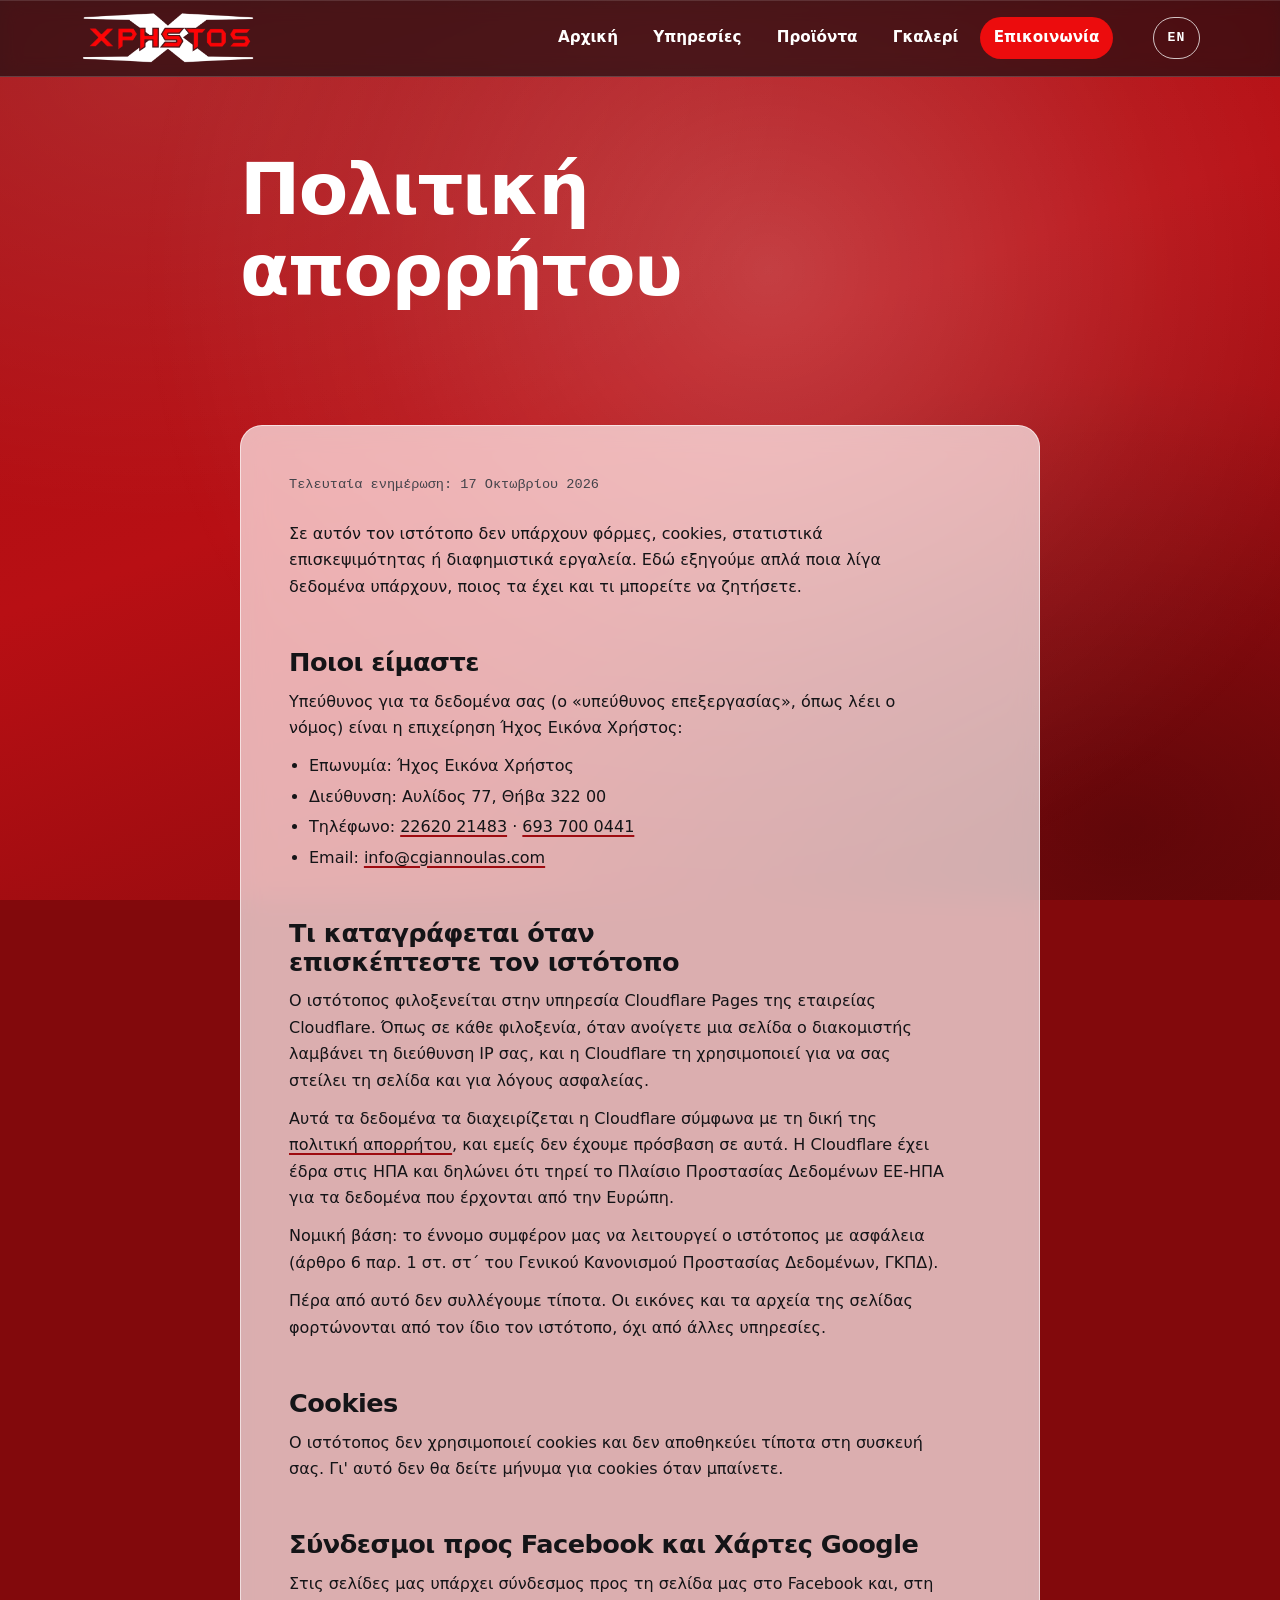
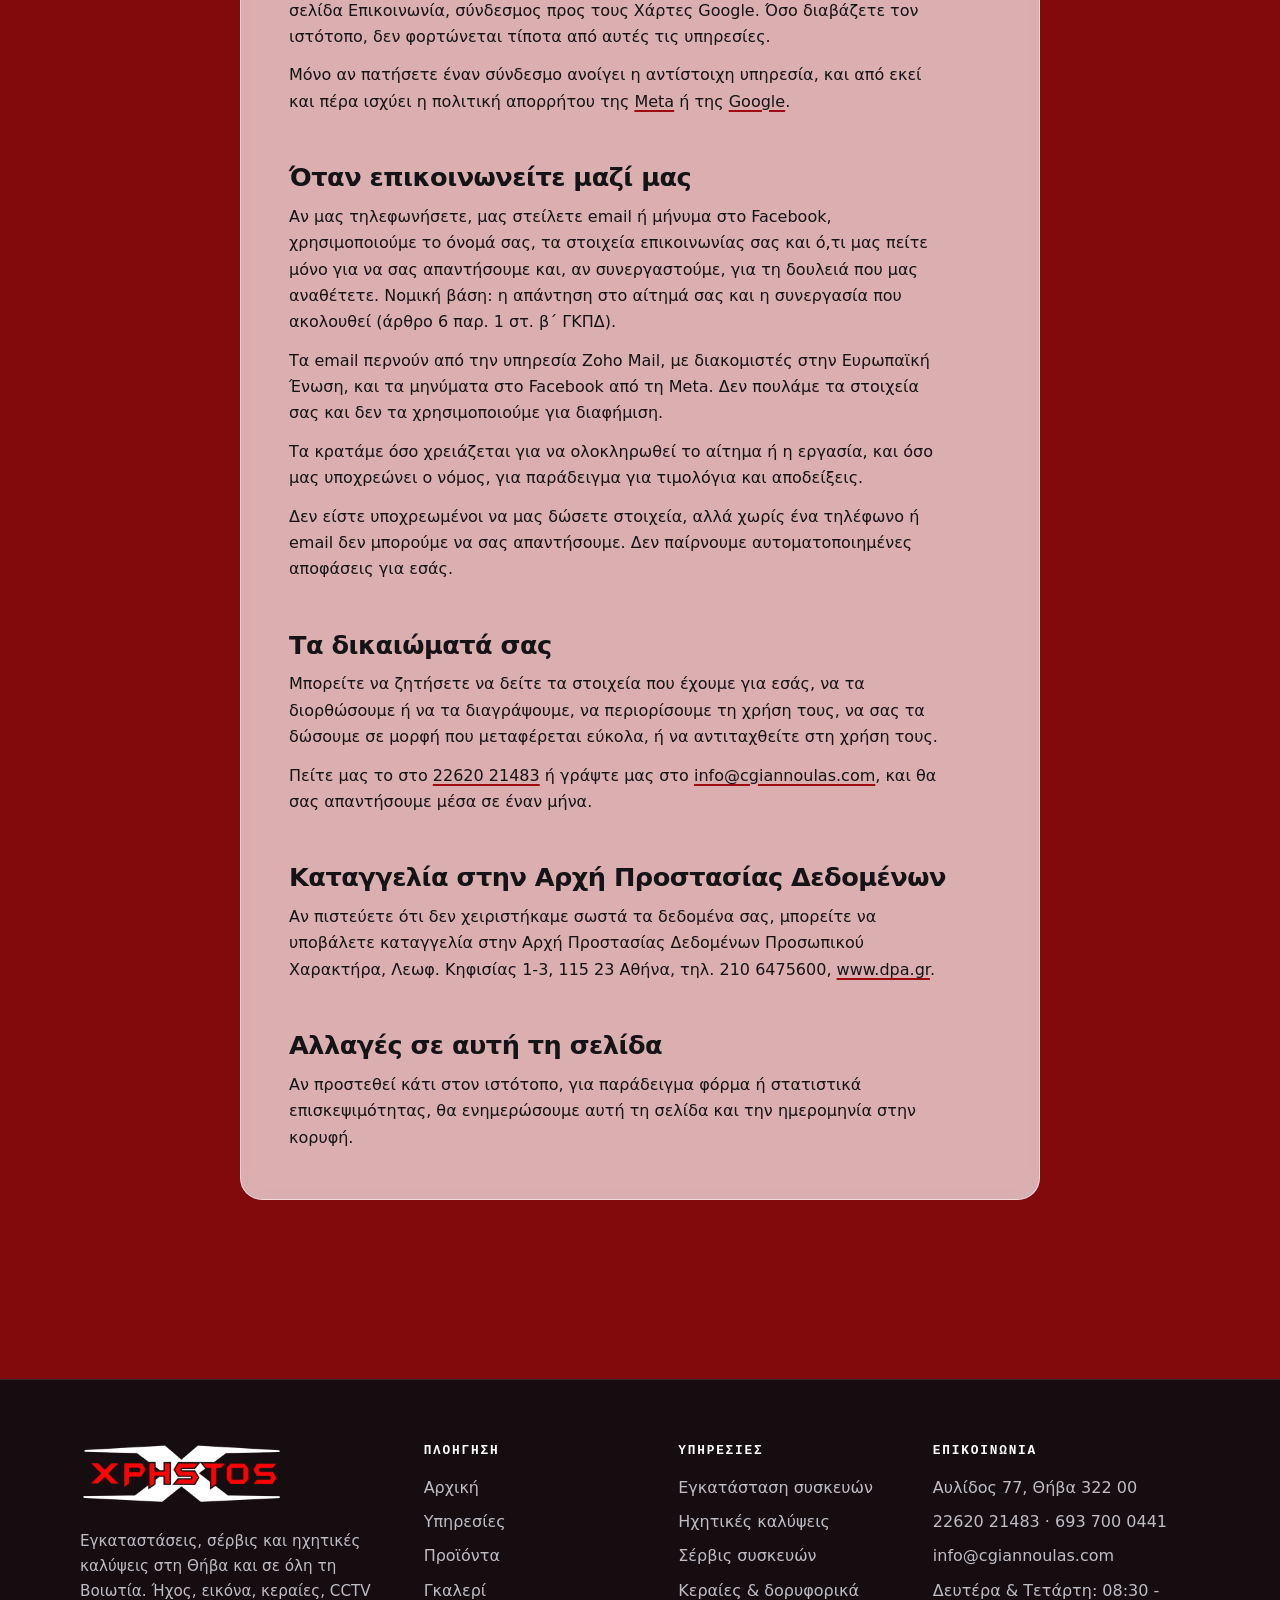
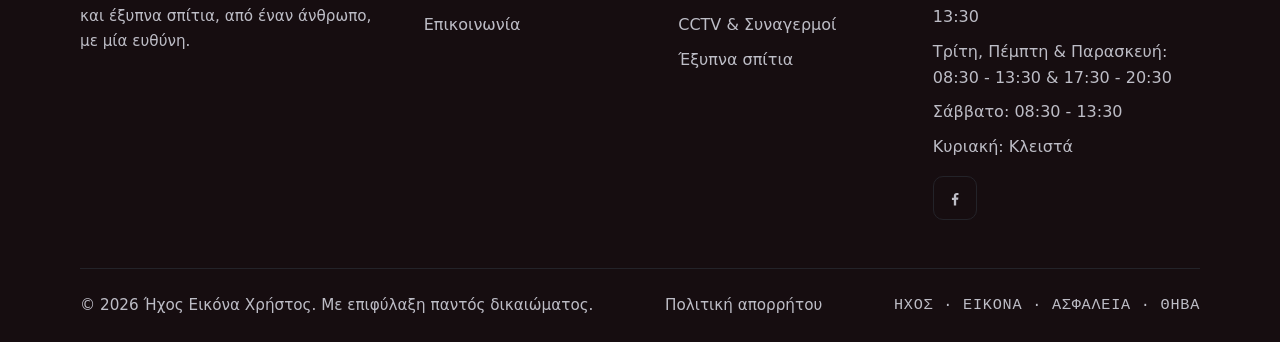
<file: politiki-aporritou.html>
<!DOCTYPE html>
<html lang="el">
<head>
  <meta charset="UTF-8">
  <meta name="viewport" content="width=device-width, initial-scale=1">
  <title>Πολιτική απορρήτου | Ήχος Εικόνα Χρήστος, Θήβα</title>
  <meta name="description" content="Χωρίς φόρμες, χωρίς cookies, χωρίς εργαλεία παρακολούθησης. Δείτε ποια λίγα δεδομένα υπάρχουν, πού πηγαίνουν και τι μπορείτε να ζητήσετε.">
  <meta property="og:type" content="website">
  <meta property="og:locale" content="el_GR">
  <meta property="og:title" content="Πολιτική απορρήτου | Ήχος Εικόνα Χρήστος, Θήβα">
  <meta property="og:description" content="Χωρίς φόρμες, χωρίς cookies, χωρίς εργαλεία παρακολούθησης. Δείτε ποια λίγα δεδομένα υπάρχουν, πού πηγαίνουν και τι μπορείτε να ζητήσετε.">
  <meta property="og:image" content="https://cgiannoulas.com/assets/og-image.jpg">
  <meta property="og:image:width" content="1200">
  <meta property="og:image:height" content="630">
  <link rel="icon" type="image/png" href="assets/favicon.png">
  <link rel="apple-touch-icon" href="assets/apple-touch-icon.png">
  <link rel="stylesheet" href="styles.css?v=2">
  <link rel="canonical" href="https://cgiannoulas.com/politiki-aporritou">
  <meta property="og:url" content="https://cgiannoulas.com/politiki-aporritou">
  <link rel="alternate" hreflang="el" href="https://cgiannoulas.com/politiki-aporritou">
  <link rel="alternate" hreflang="en" href="https://cgiannoulas.com/en/politiki-aporritou">
  <link rel="alternate" hreflang="x-default" href="https://cgiannoulas.com/politiki-aporritou">
</head>
<body>
  <a class="skip-link" href="#main">Μετάβαση στο περιεχόμενο</a>

  <header class="site-header">
    <div class="container header-bar">
      <a class="brand" href="index.html" aria-label="Ήχος Εικόνα Χρήστος - Αρχική">
        <img src="assets/logo-white.png" alt="Λογότυπο: Εικόνα - Ήχος Χρήστος, Θήβα" width="1804" height="534">
      </a>
      <input type="checkbox" id="nav-toggle" class="nav-toggle-box" aria-label="Μενού">
      <label for="nav-toggle" class="nav-toggle" aria-hidden="true">
        <svg viewBox="0 0 24 24" fill="none" stroke="currentColor" stroke-width="2.2" stroke-linecap="round" aria-hidden="true"><path d="M4 7h16"/><path d="M4 12h16"/><path d="M4 17h16"/></svg>
      </label>
      <nav class="site-nav" aria-label="Κύριο μενού">
        <ul>
          <li><a href="index.html">Αρχική</a></li>
          <li><a href="services.html">Υπηρεσίες</a></li>
          <li><a href="products.html">Προϊόντα</a></li>
          <li><a href="gallery.html">Γκαλερί</a></li>
          <li><a class="nav-cta" href="contact.html">Επικοινωνία</a></li>
          <li class="nav-lang"><a class="lang-switch" href="en/politiki-aporritou.html" lang="en" hreflang="en" aria-label="View this page in English">EN</a></li>
        </ul>
      </nav>
    </div>
  </header>

  <main id="main">

    <section class="page-hero container" aria-labelledby="page-title">
      <h1 id="page-title" class="page-title-xl legal-col">Πολιτική απορρήτου</h1>
    </section>

    <div class="section container">
      <article class="tile legal legal-col" aria-labelledby="page-title">
        <p class="legal-date">Τελευταία ενημέρωση: 17 Οκτωβρίου 2026</p>
        <p>Σε αυτόν τον ιστότοπο δεν υπάρχουν φόρμες, cookies, στατιστικά επισκεψιμότητας ή διαφημιστικά εργαλεία. Εδώ εξηγούμε απλά ποια λίγα δεδομένα υπάρχουν, ποιος τα έχει και τι μπορείτε να ζητήσετε.</p>

        <h2>Ποιοι είμαστε</h2>
        <p>Υπεύθυνος για τα δεδομένα σας (ο «υπεύθυνος επεξεργασίας», όπως λέει ο νόμος) είναι η επιχείρηση Ήχος Εικόνα Χρήστος:</p>
        <ul>
          <li>Επωνυμία: Ήχος Εικόνα Χρήστος</li>
          <li>Διεύθυνση: Αυλίδος 77, Θήβα 322 00</li>
          <li>Τηλέφωνο: <a href="tel:+302262021483">22620 21483</a> · <a href="tel:+306937000441">693 700 0441</a></li>
          <li>Email: <a href="mailto:info@cgiannoulas.com">info@cgiannoulas.com</a></li>
        </ul>

        <h2>Τι καταγράφεται όταν επισκέπτεστε τον ιστότοπο</h2>
        <p>Ο ιστότοπος φιλοξενείται στην υπηρεσία Cloudflare Pages της εταιρείας Cloudflare. Όπως σε κάθε φιλοξενία, όταν ανοίγετε μια σελίδα ο διακομιστής λαμβάνει τη διεύθυνση IP σας, και η Cloudflare τη χρησιμοποιεί για να σας στείλει τη σελίδα και για λόγους ασφαλείας.</p>
        <p>Αυτά τα δεδομένα τα διαχειρίζεται η Cloudflare σύμφωνα με τη δική της <a href="https://www.cloudflare.com/privacypolicy/" target="_blank" rel="noopener">πολιτική απορρήτου</a>, και εμείς δεν έχουμε πρόσβαση σε αυτά. Η Cloudflare έχει έδρα στις ΗΠΑ και δηλώνει ότι τηρεί το Πλαίσιο Προστασίας Δεδομένων ΕΕ-ΗΠΑ για τα δεδομένα που έρχονται από την Ευρώπη.</p>
        <p>Νομική βάση: το έννομο συμφέρον μας να λειτουργεί ο ιστότοπος με ασφάλεια (άρθρο 6 παρ. 1 στ. στ΄ του Γενικού Κανονισμού Προστασίας Δεδομένων, ΓΚΠΔ).</p>
        <p>Πέρα από αυτό δεν συλλέγουμε τίποτα. Οι εικόνες και τα αρχεία της σελίδας φορτώνονται από τον ίδιο τον ιστότοπο, όχι από άλλες υπηρεσίες.</p>

        <h2>Cookies</h2>
        <p>Ο ιστότοπος δεν χρησιμοποιεί cookies και δεν αποθηκεύει τίποτα στη συσκευή σας. Γι' αυτό δεν θα δείτε μήνυμα για cookies όταν μπαίνετε.</p>

        <h2>Σύνδεσμοι προς Facebook και Χάρτες Google</h2>
        <p>Στις σελίδες μας υπάρχει σύνδεσμος προς τη σελίδα μας στο Facebook και, στη σελίδα Επικοινωνία, σύνδεσμος προς τους Χάρτες Google. Όσο διαβάζετε τον ιστότοπο, δεν φορτώνεται τίποτα από αυτές τις υπηρεσίες.</p>
        <p>Μόνο αν πατήσετε έναν σύνδεσμο ανοίγει η αντίστοιχη υπηρεσία, και από εκεί και πέρα ισχύει η πολιτική απορρήτου της <a href="https://www.facebook.com/privacy/policy/" target="_blank" rel="noopener">Meta</a> ή της <a href="https://policies.google.com/privacy?hl=el" target="_blank" rel="noopener">Google</a>.</p>

        <h2>Όταν επικοινωνείτε μαζί μας</h2>
        <p>Αν μας τηλεφωνήσετε, μας στείλετε email ή μήνυμα στο Facebook, χρησιμοποιούμε το όνομά σας, τα στοιχεία επικοινωνίας σας και ό,τι μας πείτε μόνο για να σας απαντήσουμε και, αν συνεργαστούμε, για τη δουλειά που μας αναθέτετε. Νομική βάση: η απάντηση στο αίτημά σας και η συνεργασία που ακολουθεί (άρθρο 6 παρ. 1 στ. β΄ ΓΚΠΔ).</p>
        <p>Τα email περνούν από την υπηρεσία Zoho Mail, με διακομιστές στην Ευρωπαϊκή Ένωση, και τα μηνύματα στο Facebook από τη Meta. Δεν πουλάμε τα στοιχεία σας και δεν τα χρησιμοποιούμε για διαφήμιση.</p>
        <p>Τα κρατάμε όσο χρειάζεται για να ολοκληρωθεί το αίτημα ή η εργασία, και όσο μας υποχρεώνει ο νόμος, για παράδειγμα για τιμολόγια και αποδείξεις.</p>
        <p>Δεν είστε υποχρεωμένοι να μας δώσετε στοιχεία, αλλά χωρίς ένα τηλέφωνο ή email δεν μπορούμε να σας απαντήσουμε. Δεν παίρνουμε αυτοματοποιημένες αποφάσεις για εσάς.</p>

        <h2>Τα δικαιώματά σας</h2>
        <p>Μπορείτε να ζητήσετε να δείτε τα στοιχεία που έχουμε για εσάς, να τα διορθώσουμε ή να τα διαγράψουμε, να περιορίσουμε τη χρήση τους, να σας τα δώσουμε σε μορφή που μεταφέρεται εύκολα, ή να αντιταχθείτε στη χρήση τους.</p>
        <p>Πείτε μας το στο <a href="tel:+302262021483">22620 21483</a> ή γράψτε μας στο <a href="mailto:info@cgiannoulas.com">info@cgiannoulas.com</a>, και θα σας απαντήσουμε μέσα σε έναν μήνα.</p>

        <h2>Καταγγελία στην Αρχή Προστασίας Δεδομένων</h2>
        <p>Αν πιστεύετε ότι δεν χειριστήκαμε σωστά τα δεδομένα σας, μπορείτε να υποβάλετε καταγγελία στην Αρχή Προστασίας Δεδομένων Προσωπικού Χαρακτήρα, Λεωφ. Κηφισίας 1-3, 115 23 Αθήνα, τηλ. 210 6475600, <a href="https://www.dpa.gr" target="_blank" rel="noopener">www.dpa.gr</a>.</p>

        <h2>Αλλαγές σε αυτή τη σελίδα</h2>
        <p>Αν προστεθεί κάτι στον ιστότοπο, για παράδειγμα φόρμα ή στατιστικά επισκεψιμότητας, θα ενημερώσουμε αυτή τη σελίδα και την ημερομηνία στην κορυφή.</p>
      </article>
    </div>

  </main>

  <footer class="site-footer">
    <div class="container">
      <div class="footer-grid">
        <div>
          <span class="footer-logo"><img src="assets/logo-white.png" alt="Λογότυπο: Εικόνα - Ήχος Χρήστος" width="1804" height="534" loading="lazy"></span>
          <p>Εγκαταστάσεις, σέρβις και ηχητικές καλύψεις στη Θήβα και σε όλη τη Βοιωτία. Ήχος, εικόνα, κεραίες, CCTV και έξυπνα σπίτια, από έναν άνθρωπο, με μία ευθύνη.</p>
        </div>
        <nav aria-label="Πλοήγηση υποσέλιδου">
          <h4>ΠΛΟΗΓΗΣΗ</h4>
          <ul>
            <li><a href="index.html">Αρχική</a></li>
            <li><a href="services.html">Υπηρεσίες</a></li>
            <li><a href="products.html">Προϊόντα</a></li>
            <li><a href="gallery.html">Γκαλερί</a></li>
            <li><a href="contact.html">Επικοινωνία</a></li>
          </ul>
        </nav>
        <nav aria-label="Υπηρεσίες υποσέλιδου">
          <h4>ΥΠΗΡΕΣΙΕΣ</h4>
          <ul>
            <li><a href="services.html#egkatastasi-syskevon">Εγκατάσταση συσκευών</a></li>
            <li><a href="services.html#ixitikes-kalypseis">Ηχητικές καλύψεις</a></li>
            <li><a href="services.html#servis-syskevon">Σέρβις συσκευών</a></li>
            <li><a href="services.html#keraies-doryforika">Κεραίες &amp; δορυφορικά</a></li>
            <li><a href="services.html#cctv-alarm">CCTV &amp; Συναγερμοί</a></li>
            <li><a href="services.html#exypna-spitia">Έξυπνα σπίτια</a></li>
          </ul>
        </nav>
        <div>
          <h4>ΕΠΙΚΟΙΝΩΝΙΑ</h4>
          <ul>
            <li>Αυλίδος 77, Θήβα 322 00</li>
            <li><a href="tel:+302262021483">22620 21483</a> · <a href="tel:+306937000441">693 700 0441</a></li>
            <li><a href="mailto:info@cgiannoulas.com">info@cgiannoulas.com</a></li>
            <li>Δευτέρα &amp; Τετάρτη: 08:30 - 13:30</li>
            <li>Τρίτη, Πέμπτη &amp; Παρασκευή: 08:30 - 13:30 &amp; 17:30 - 20:30</li>
            <li>Σάββατο: 08:30 - 13:30</li>
            <li>Κυριακή: Κλειστά</li>
          </ul>
          <div class="social-row">
            <a href="https://www.facebook.com/hxosxristos/?locale=el_GR" target="_blank" rel="noopener" aria-label="Facebook">
              <svg viewBox="0 0 24 24" aria-hidden="true"><path fill="currentColor" d="M13.4 21v-6.9h2.3l.35-2.7H13.4V9.7c0-.78.22-1.31 1.34-1.31h1.43V5.97c-.25-.03-1.1-.11-2.08-.11-2.06 0-3.47 1.26-3.47 3.57v2.27H8.3v2.7h2.32V21Z"/></svg>
            </a>
          </div>
        </div>
      </div>
      <div class="footer-bottom">
        <p>© 2026 Ήχος Εικόνα Χρήστος. Με επιφύλαξη παντός δικαιώματος.</p>
        <p><a href="politiki-aporritou.html" aria-current="page">Πολιτική απορρήτου</a></p>
        <p class="mono">ΗΧΟΣ · ΕΙΚΟΝΑ · ΑΣΦΑΛΕΙΑ · ΘΗΒΑ</p>
      </div>
    </div>
  </footer>

  <script src="assets/js/glass.js" defer></script>
</body>
</html>
</file>
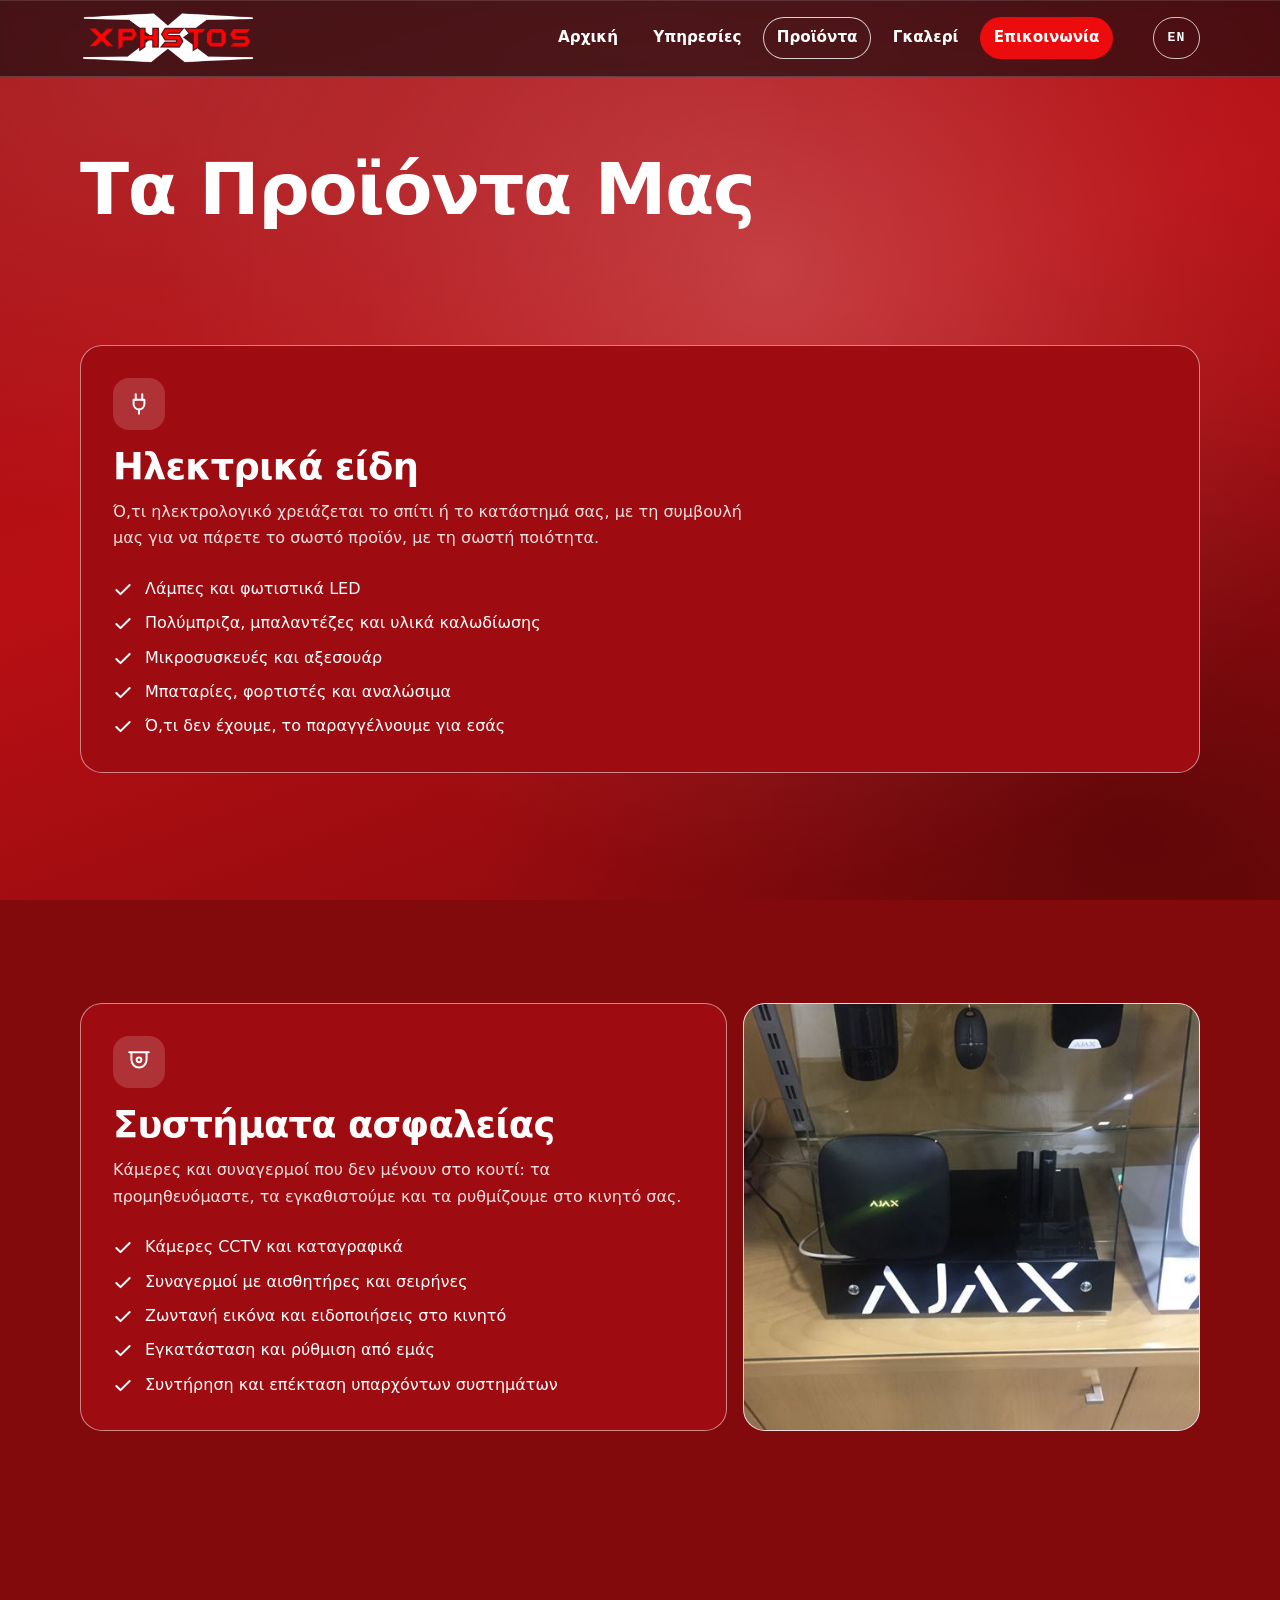
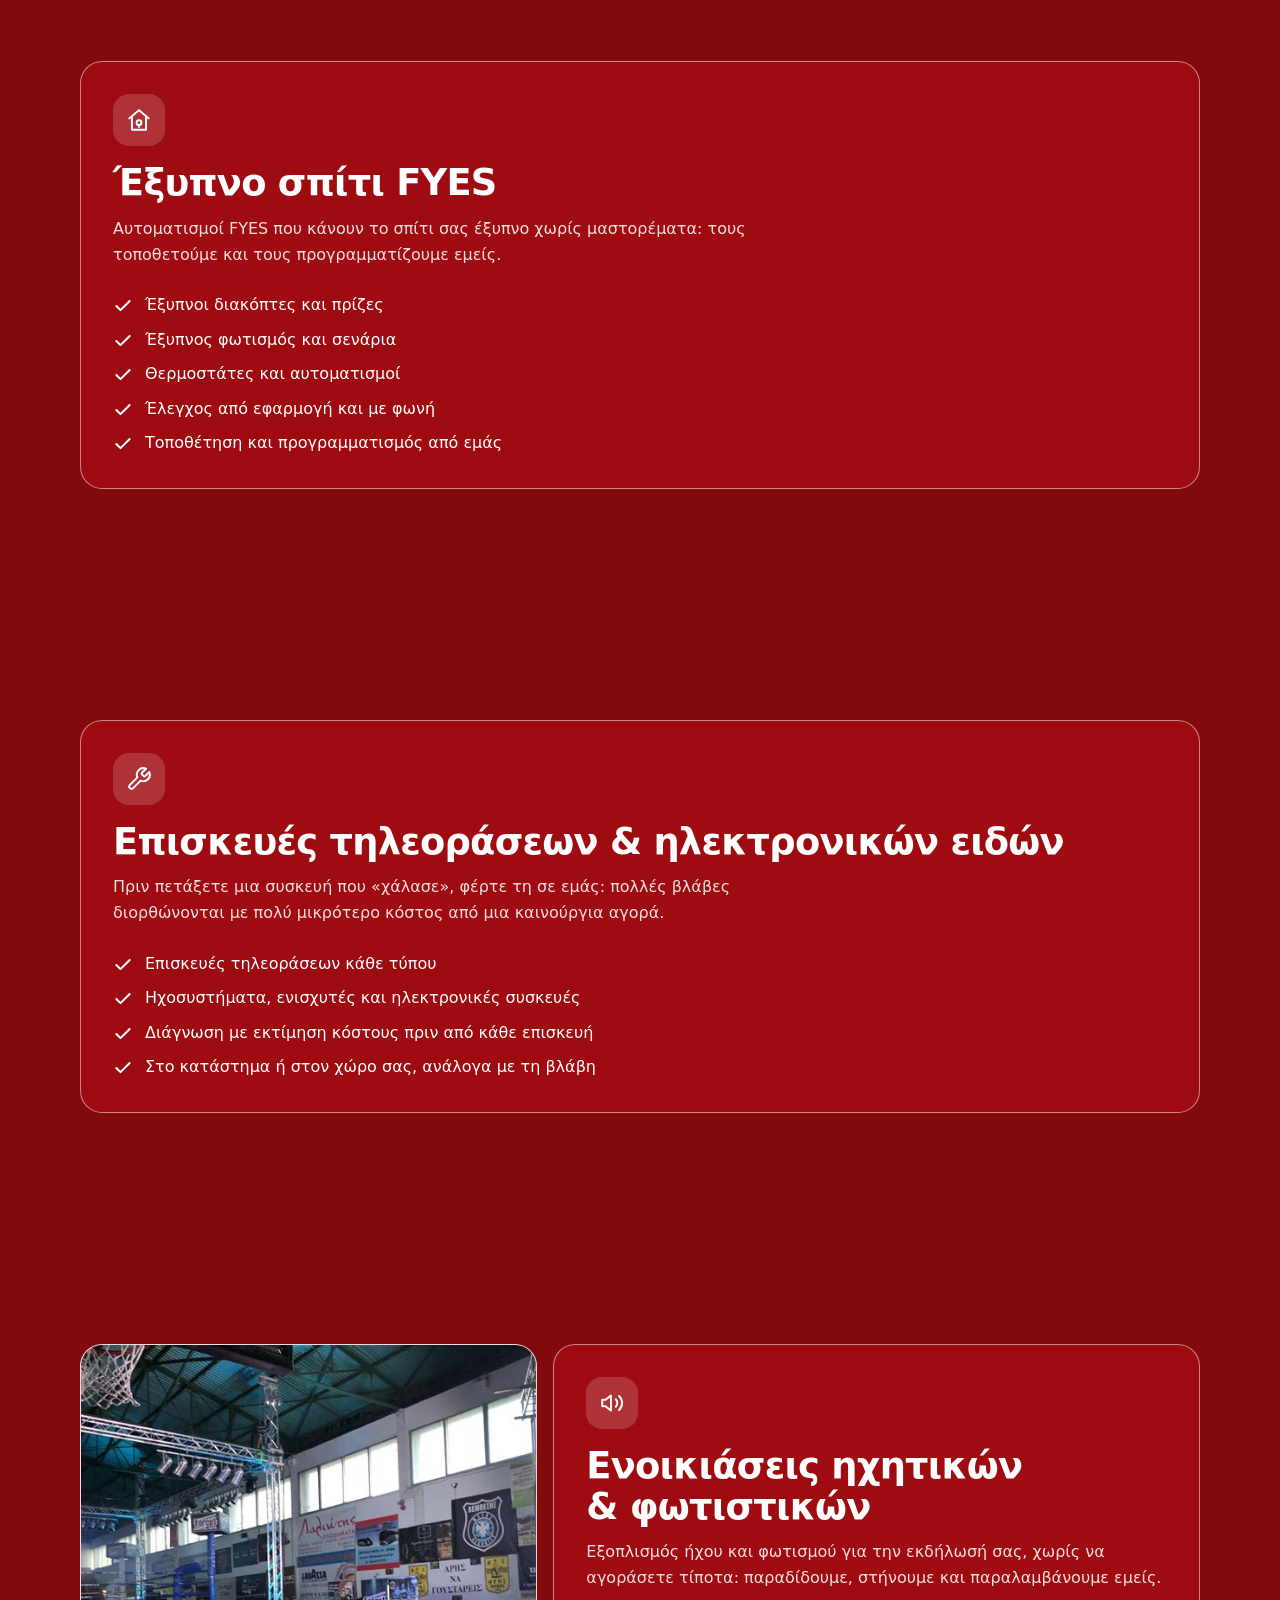
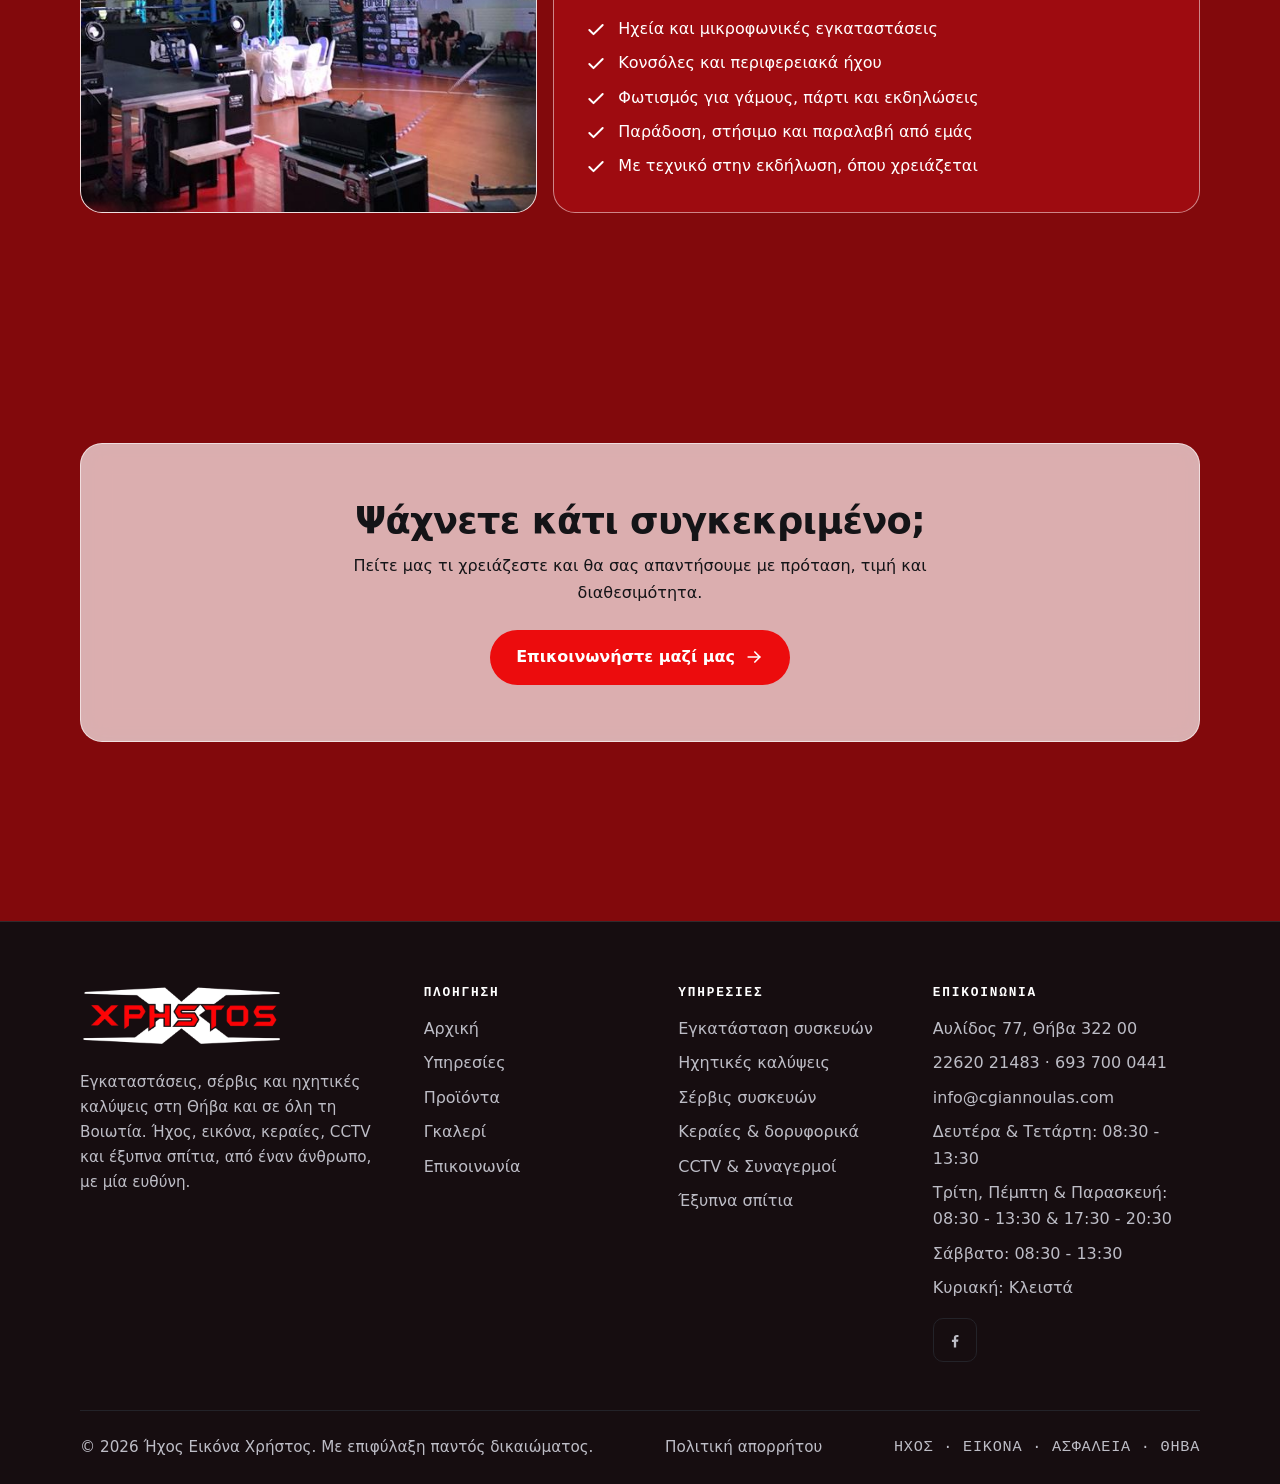
<file: products.html>
<!DOCTYPE html>
<html lang="el">
<head>
  <meta charset="UTF-8">
  <meta name="viewport" content="width=device-width, initial-scale=1">
  <title>Προϊόντα | Ηλεκτρικά Είδη, Συστήματα Ασφαλείας, Έξυπνο Σπίτι FYES, Ενοικιάσεις - Ήχος Εικόνα Χρήστος</title>
  <meta name="description" content="Ηλεκτρικά είδη, συστήματα ασφαλείας, έξυπνο σπίτι FYES, επισκευές τηλεοράσεων και ηλεκτρονικών ειδών, ενοικιάσεις ηχητικών και φωτιστικών. Αυλίδος 77, Θήβα 322 00. Τηλ: 22620 21483.">
  <meta name="keywords" content="ηλεκτρικά είδη Θήβα, συστήματα ασφαλείας, cctv, συναγερμοί, έξυπνο σπίτι FYES, επισκευές τηλεοράσεων, επισκευές ηλεκτρονικών, ενοικιάσεις ηχητικών, ενοικιάσεις φωτιστικών, προϊόντα Θήβα, Βοιωτία">
  <meta property="og:type" content="website">
  <meta property="og:locale" content="el_GR">
  <meta property="og:title" content="Προϊόντα - Ήχος Εικόνα Χρήστος, Θήβα">
  <meta property="og:description" content="Ηλεκτρικά είδη, συστήματα ασφαλείας, έξυπνο σπίτι FYES, επισκευές και ενοικιάσεις ηχητικών και φωτιστικών.">
  <meta property="og:image" content="https://cgiannoulas.com/assets/og-image.jpg">
  <meta property="og:image:width" content="1200">
  <meta property="og:image:height" content="630">
  <link rel="icon" type="image/png" href="assets/favicon.png">
  <link rel="apple-touch-icon" href="assets/apple-touch-icon.png">
  <link rel="stylesheet" href="styles.css?v=2">
  <link rel="canonical" href="https://cgiannoulas.com/products">
  <meta property="og:url" content="https://cgiannoulas.com/products">
  <link rel="alternate" hreflang="el" href="https://cgiannoulas.com/products">
  <link rel="alternate" hreflang="en" href="https://cgiannoulas.com/en/products">
  <link rel="alternate" hreflang="x-default" href="https://cgiannoulas.com/products">
  <script type="application/ld+json">
  {
    "@context": "https://schema.org",
    "@type": "WebPage",
    "name": "Προϊόντα - Ήχος Εικόνα Χρήστος",
    "inLanguage": "el",
    "mainEntity": {
      "@type": "ItemList",
      "name": "Κατηγορίες προϊόντων",
      "itemListElement": [
        { "@type": "ListItem", "position": 1, "name": "Ηλεκτρικά είδη" },
        { "@type": "ListItem", "position": 2, "name": "Συστήματα ασφαλείας" },
        { "@type": "ListItem", "position": 3, "name": "Έξυπνο σπίτι FYES" },
        { "@type": "ListItem", "position": 4, "name": "Επισκευές τηλεοράσεων και ηλεκτρονικών ειδών" },
        { "@type": "ListItem", "position": 5, "name": "Ενοικιάσεις ηχητικών και φωτιστικών" }
      ]
    }
  }
  </script>
</head>
<body>
  <a class="skip-link" href="#main">Μετάβαση στο περιεχόμενο</a>

  <header class="site-header">
    <div class="container header-bar">
      <a class="brand" href="index.html" aria-label="Ήχος Εικόνα Χρήστος - Αρχική">
        <img src="assets/logo-white.png" alt="Λογότυπο: Εικόνα - Ήχος Χρήστος, Θήβα" width="1804" height="534">
      </a>
      <input type="checkbox" id="nav-toggle" class="nav-toggle-box" aria-label="Μενού">
      <label for="nav-toggle" class="nav-toggle" aria-hidden="true">
        <svg viewBox="0 0 24 24" fill="none" stroke="currentColor" stroke-width="2.2" stroke-linecap="round" aria-hidden="true"><path d="M4 7h16"/><path d="M4 12h16"/><path d="M4 17h16"/></svg>
      </label>
      <nav class="site-nav" aria-label="Κύριο μενού">
        <ul>
          <li><a href="index.html">Αρχική</a></li>
          <li><a href="services.html">Υπηρεσίες</a></li>
          <li><a href="products.html" aria-current="page">Προϊόντα</a></li>
          <li><a href="gallery.html">Γκαλερί</a></li>
          <li><a class="nav-cta" href="contact.html">Επικοινωνία</a></li>
          <li class="nav-lang"><a class="lang-switch" href="en/products.html" lang="en" hreflang="en" aria-label="View this page in English">EN</a></li>
        </ul>
      </nav>
    </div>
  </header>

  <main id="main">

    <!-- ===== PAGE TITLE ===== -->
    <section class="page-hero container" aria-labelledby="page-title">
      <h1 id="page-title" class="page-title-xl">Τα Προϊόντα Μας</h1>
    </section>

    <!-- ===== 1. ΗΛΕΚΤΡΙΚΑ ΕΙΔΗ ===== -->
    <section id="ilektrika-eidi" class="section container" aria-labelledby="p1-title">
      <div class="bento">
        <div class="tile tile-red d12">
          <span class="icon-box" aria-hidden="true">
            <svg viewBox="0 0 24 24" fill="none" stroke="currentColor" stroke-width="1.8" stroke-linecap="round" stroke-linejoin="round"><path d="M9 3v5"/><path d="M15 3v5"/><path d="M7 8h10v4a5 5 0 0 1-10 0z"/><path d="M12 17v4"/></svg>
          </span>
          <h2 id="p1-title">Ηλεκτρικά είδη</h2>
          <p class="muted">Ό,τι ηλεκτρολογικό χρειάζεται το σπίτι ή το κατάστημά σας, με τη συμβουλή μας για να πάρετε το σωστό προϊόν, με τη σωστή ποιότητα.</p>
          <ul class="list-check mt-5">
            <li><svg viewBox="0 0 24 24" fill="none" stroke="currentColor" stroke-width="2.4" stroke-linecap="round" stroke-linejoin="round" aria-hidden="true"><path d="M20 6 9 17l-5-5"/></svg><span>Λάμπες και φωτιστικά LED</span></li>
            <li><svg viewBox="0 0 24 24" fill="none" stroke="currentColor" stroke-width="2.4" stroke-linecap="round" stroke-linejoin="round" aria-hidden="true"><path d="M20 6 9 17l-5-5"/></svg><span>Πολύμπριζα, μπαλαντέζες και υλικά καλωδίωσης</span></li>
            <li><svg viewBox="0 0 24 24" fill="none" stroke="currentColor" stroke-width="2.4" stroke-linecap="round" stroke-linejoin="round" aria-hidden="true"><path d="M20 6 9 17l-5-5"/></svg><span>Μικροσυσκευές και αξεσουάρ</span></li>
            <li><svg viewBox="0 0 24 24" fill="none" stroke="currentColor" stroke-width="2.4" stroke-linecap="round" stroke-linejoin="round" aria-hidden="true"><path d="M20 6 9 17l-5-5"/></svg><span>Μπαταρίες, φορτιστές και αναλώσιμα</span></li>
            <li><svg viewBox="0 0 24 24" fill="none" stroke="currentColor" stroke-width="2.4" stroke-linecap="round" stroke-linejoin="round" aria-hidden="true"><path d="M20 6 9 17l-5-5"/></svg><span>Ό,τι δεν έχουμε, το παραγγέλνουμε για εσάς</span></li>
          </ul>
        </div>
      </div>
    </section>

    <!-- ===== 2. ΣΥΣΤΗΜΑΤΑ ΑΣΦΑΛΕΙΑΣ ===== -->
    <section id="systimata-asfaleias" class="section container" aria-labelledby="p2-title">
      <div class="bento merge-media">
        <div class="tile tile-red d7">
          <span class="icon-box" aria-hidden="true">
            <svg viewBox="0 0 24 24" fill="none" stroke="currentColor" stroke-width="1.8" stroke-linecap="round" stroke-linejoin="round"><path d="M3 3h18"/><path d="M5 3v7a7 7 0 0 0 14 0V3"/><circle cx="12" cy="10" r="2.2"/></svg>
          </span>
          <h2 id="p2-title">Συστήματα ασφαλείας</h2>
          <p class="muted">Κάμερες και συναγερμοί που δεν μένουν στο κουτί: τα προμηθευόμαστε, τα εγκαθιστούμε και τα ρυθμίζουμε στο κινητό σας.</p>
          <ul class="list-check mt-5">
            <li><svg viewBox="0 0 24 24" fill="none" stroke="currentColor" stroke-width="2.4" stroke-linecap="round" stroke-linejoin="round" aria-hidden="true"><path d="M20 6 9 17l-5-5"/></svg><span>Κάμερες CCTV και καταγραφικά</span></li>
            <li><svg viewBox="0 0 24 24" fill="none" stroke="currentColor" stroke-width="2.4" stroke-linecap="round" stroke-linejoin="round" aria-hidden="true"><path d="M20 6 9 17l-5-5"/></svg><span>Συναγερμοί με αισθητήρες και σειρήνες</span></li>
            <li><svg viewBox="0 0 24 24" fill="none" stroke="currentColor" stroke-width="2.4" stroke-linecap="round" stroke-linejoin="round" aria-hidden="true"><path d="M20 6 9 17l-5-5"/></svg><span>Ζωντανή εικόνα και ειδοποιήσεις στο κινητό</span></li>
            <li><svg viewBox="0 0 24 24" fill="none" stroke="currentColor" stroke-width="2.4" stroke-linecap="round" stroke-linejoin="round" aria-hidden="true"><path d="M20 6 9 17l-5-5"/></svg><span>Εγκατάσταση και ρύθμιση από εμάς</span></li>
            <li><svg viewBox="0 0 24 24" fill="none" stroke="currentColor" stroke-width="2.4" stroke-linecap="round" stroke-linejoin="round" aria-hidden="true"><path d="M20 6 9 17l-5-5"/></svg><span>Συντήρηση και επέκταση υπαρχόντων συστημάτων</span></li>
          </ul>
        </div>
        <div class="tile tile-img d5">
          <img src="assets/photos/thumbs/IMG_2580.jpg" srcset="assets/photos/thumbs/sm/IMG_2580.jpg 360w, assets/photos/thumbs/IMG_2580.jpg 720w, assets/photos/IMG_2580.JPEG 1200w" sizes="(min-width: 1000px) 480px, calc(100vw - 2rem)" alt="Σύστημα συναγερμού Ajax σε μαύρο χρώμα στο κατάστημά μας" width="540" height="720" loading="lazy" decoding="async">
        </div>
      </div>
    </section>

    <!-- ===== 3. ΕΞΥΠΝΟ ΣΠΙΤΙ FYES ===== -->
    <section id="exypno-spiti-fyes" class="section container" aria-labelledby="p3-title">
      <div class="bento">
        <div class="tile tile-red d12">
          <span class="icon-box" aria-hidden="true">
            <svg viewBox="0 0 24 24" fill="none" stroke="currentColor" stroke-width="1.8" stroke-linecap="round" stroke-linejoin="round"><path d="m3 10.5 9-7.5 9 7.5"/><path d="M5.5 8.5V21h13V8.5"/><circle cx="12" cy="14.5" r="2.2"/><path d="M12 18.5v.01"/></svg>
          </span>
          <h2 id="p3-title">Έξυπνο σπίτι FYES</h2>
          <p class="muted">Αυτοματισμοί FYES που κάνουν το σπίτι σας έξυπνο χωρίς μαστορέματα: τους τοποθετούμε και τους προγραμματίζουμε εμείς.</p>
          <ul class="list-check mt-5">
            <li><svg viewBox="0 0 24 24" fill="none" stroke="currentColor" stroke-width="2.4" stroke-linecap="round" stroke-linejoin="round" aria-hidden="true"><path d="M20 6 9 17l-5-5"/></svg><span>Έξυπνοι διακόπτες και πρίζες</span></li>
            <li><svg viewBox="0 0 24 24" fill="none" stroke="currentColor" stroke-width="2.4" stroke-linecap="round" stroke-linejoin="round" aria-hidden="true"><path d="M20 6 9 17l-5-5"/></svg><span>Έξυπνος φωτισμός και σενάρια</span></li>
            <li><svg viewBox="0 0 24 24" fill="none" stroke="currentColor" stroke-width="2.4" stroke-linecap="round" stroke-linejoin="round" aria-hidden="true"><path d="M20 6 9 17l-5-5"/></svg><span>Θερμοστάτες και αυτοματισμοί</span></li>
            <li><svg viewBox="0 0 24 24" fill="none" stroke="currentColor" stroke-width="2.4" stroke-linecap="round" stroke-linejoin="round" aria-hidden="true"><path d="M20 6 9 17l-5-5"/></svg><span>Έλεγχος από εφαρμογή και με φωνή</span></li>
            <li><svg viewBox="0 0 24 24" fill="none" stroke="currentColor" stroke-width="2.4" stroke-linecap="round" stroke-linejoin="round" aria-hidden="true"><path d="M20 6 9 17l-5-5"/></svg><span>Τοποθέτηση και προγραμματισμός από εμάς</span></li>
          </ul>
        </div>
      </div>
    </section>

    <!-- ===== 4. ΕΠΙΣΚΕΥΕΣ ===== -->
    <section id="episkeves" class="section container" aria-labelledby="p4-title">
      <div class="bento">
        <div class="tile tile-red d12">
          <span class="icon-box" aria-hidden="true">
            <svg viewBox="0 0 24 24" fill="none" stroke="currentColor" stroke-width="1.8" stroke-linecap="round" stroke-linejoin="round"><path d="M14.7 6.3a1 1 0 0 0 0 1.4l1.6 1.6a1 1 0 0 0 1.4 0l3.77-3.77a6 6 0 0 1-7.94 7.94l-6.91 6.91a2.12 2.12 0 0 1-3-3l6.91-6.91a6 6 0 0 1 7.94-7.94l-3.76 3.76z"/></svg>
          </span>
          <h2 id="p4-title">Επισκευές τηλεοράσεων &amp; ηλεκτρονικών ειδών</h2>
          <p class="muted">Πριν πετάξετε μια συσκευή που «χάλασε», φέρτε τη σε εμάς: πολλές βλάβες διορθώνονται με πολύ μικρότερο κόστος από μια καινούργια αγορά.</p>
          <ul class="list-check mt-5">
            <li><svg viewBox="0 0 24 24" fill="none" stroke="currentColor" stroke-width="2.4" stroke-linecap="round" stroke-linejoin="round" aria-hidden="true"><path d="M20 6 9 17l-5-5"/></svg><span>Επισκευές τηλεοράσεων κάθε τύπου</span></li>
            <li><svg viewBox="0 0 24 24" fill="none" stroke="currentColor" stroke-width="2.4" stroke-linecap="round" stroke-linejoin="round" aria-hidden="true"><path d="M20 6 9 17l-5-5"/></svg><span>Ηχοσυστήματα, ενισχυτές και ηλεκτρονικές συσκευές</span></li>
            <li><svg viewBox="0 0 24 24" fill="none" stroke="currentColor" stroke-width="2.4" stroke-linecap="round" stroke-linejoin="round" aria-hidden="true"><path d="M20 6 9 17l-5-5"/></svg><span>Διάγνωση με εκτίμηση κόστους πριν από κάθε επισκευή</span></li>
            <li><svg viewBox="0 0 24 24" fill="none" stroke="currentColor" stroke-width="2.4" stroke-linecap="round" stroke-linejoin="round" aria-hidden="true"><path d="M20 6 9 17l-5-5"/></svg><span>Στο κατάστημα ή στον χώρο σας, ανάλογα με τη βλάβη</span></li>
          </ul>
        </div>
      </div>
    </section>

    <!-- ===== 5. ΕΝΟΙΚΙΑΣΕΙΣ ===== -->
    <section id="enoikiaseis" class="section container" aria-labelledby="p5-title">
      <div class="bento merge-media">
        <div class="tile tile-img d5">
          <img src="assets/photos/thumbs/IMG_2578.jpg" srcset="assets/photos/thumbs/sm/IMG_2578.jpg 360w, assets/photos/thumbs/IMG_2578.jpg 720w, assets/photos/IMG_2578.JPEG 1600w" sizes="(min-width: 1000px) 480px, calc(100vw - 2rem)" alt="Κινούμενες κεφαλές φωτισμού δίπλα στο ρινγκ" width="720" height="540" loading="lazy" decoding="async">
        </div>
        <div class="tile tile-red d7">
          <span class="icon-box" aria-hidden="true">
            <svg viewBox="0 0 24 24" fill="none" stroke="currentColor" stroke-width="1.8" stroke-linecap="round" stroke-linejoin="round"><path d="M11 5 6 9H3v6h3l5 4z"/><path d="M15.5 8.5a5 5 0 0 1 0 7"/><path d="M18.5 5.5a9 9 0 0 1 0 13"/></svg>
          </span>
          <h2 id="p5-title">Ενοικιάσεις ηχητικών &amp; φωτιστικών</h2>
          <p class="muted">Εξοπλισμός ήχου και φωτισμού για την εκδήλωσή σας, χωρίς να αγοράσετε τίποτα: παραδίδουμε, στήνουμε και παραλαμβάνουμε εμείς.</p>
          <ul class="list-check mt-5">
            <li><svg viewBox="0 0 24 24" fill="none" stroke="currentColor" stroke-width="2.4" stroke-linecap="round" stroke-linejoin="round" aria-hidden="true"><path d="M20 6 9 17l-5-5"/></svg><span>Ηχεία και μικροφωνικές εγκαταστάσεις</span></li>
            <li><svg viewBox="0 0 24 24" fill="none" stroke="currentColor" stroke-width="2.4" stroke-linecap="round" stroke-linejoin="round" aria-hidden="true"><path d="M20 6 9 17l-5-5"/></svg><span>Κονσόλες και περιφερειακά ήχου</span></li>
            <li><svg viewBox="0 0 24 24" fill="none" stroke="currentColor" stroke-width="2.4" stroke-linecap="round" stroke-linejoin="round" aria-hidden="true"><path d="M20 6 9 17l-5-5"/></svg><span>Φωτισμός για γάμους, πάρτι και εκδηλώσεις</span></li>
            <li><svg viewBox="0 0 24 24" fill="none" stroke="currentColor" stroke-width="2.4" stroke-linecap="round" stroke-linejoin="round" aria-hidden="true"><path d="M20 6 9 17l-5-5"/></svg><span>Παράδοση, στήσιμο και παραλαβή από εμάς</span></li>
            <li><svg viewBox="0 0 24 24" fill="none" stroke="currentColor" stroke-width="2.4" stroke-linecap="round" stroke-linejoin="round" aria-hidden="true"><path d="M20 6 9 17l-5-5"/></svg><span>Με τεχνικό στην εκδήλωση, όπου χρειάζεται</span></li>
          </ul>
        </div>
      </div>
    </section>

    <!-- ===== CTA ===== -->
    <section class="section container" aria-labelledby="cta-title">
      <div class="tile cta-band">
        <h2 id="cta-title">Ψάχνετε κάτι συγκεκριμένο;</h2>
        <p>Πείτε μας τι χρειάζεστε και θα σας απαντήσουμε με πρόταση, τιμή και διαθεσιμότητα.</p>
        <div class="btn-row">
          <a class="btn" href="contact.html">Επικοινωνήστε μαζί μας
            <svg viewBox="0 0 24 24" fill="none" stroke="currentColor" stroke-width="2" stroke-linecap="round" stroke-linejoin="round" aria-hidden="true"><path d="M5 12h14"/><path d="m13 6 6 6-6 6"/></svg>
          </a>
        </div>
      </div>
    </section>

  </main>

  <footer class="site-footer">
    <div class="container">
      <div class="footer-grid">
        <div>
          <span class="footer-logo"><img src="assets/logo-white.png" alt="Λογότυπο: Εικόνα - Ήχος Χρήστος" width="1804" height="534" loading="lazy"></span>
          <p>Εγκαταστάσεις, σέρβις και ηχητικές καλύψεις στη Θήβα και σε όλη τη Βοιωτία. Ήχος, εικόνα, κεραίες, CCTV και έξυπνα σπίτια, από έναν άνθρωπο, με μία ευθύνη.</p>
        </div>
        <nav aria-label="Πλοήγηση υποσέλιδου">
          <h4>ΠΛΟΗΓΗΣΗ</h4>
          <ul>
            <li><a href="index.html">Αρχική</a></li>
            <li><a href="services.html">Υπηρεσίες</a></li>
            <li><a href="products.html">Προϊόντα</a></li>
            <li><a href="gallery.html">Γκαλερί</a></li>
            <li><a href="contact.html">Επικοινωνία</a></li>
          </ul>
        </nav>
        <nav aria-label="Υπηρεσίες υποσέλιδου">
          <h4>ΥΠΗΡΕΣΙΕΣ</h4>
          <ul>
            <li><a href="services.html#egkatastasi-syskevon">Εγκατάσταση συσκευών</a></li>
            <li><a href="services.html#ixitikes-kalypseis">Ηχητικές καλύψεις</a></li>
            <li><a href="services.html#servis-syskevon">Σέρβις συσκευών</a></li>
            <li><a href="services.html#keraies-doryforika">Κεραίες &amp; δορυφορικά</a></li>
            <li><a href="services.html#cctv-alarm">CCTV &amp; Συναγερμοί</a></li>
            <li><a href="services.html#exypna-spitia">Έξυπνα σπίτια</a></li>
          </ul>
        </nav>
        <div>
          <h4>ΕΠΙΚΟΙΝΩΝΙΑ</h4>
          <ul>
            <li>Αυλίδος 77, Θήβα 322 00</li>
            <li><a href="tel:+302262021483">22620 21483</a> · <a href="tel:+306937000441">693 700 0441</a></li>
            <li><a href="mailto:info@cgiannoulas.com">info@cgiannoulas.com</a></li>
            <li>Δευτέρα &amp; Τετάρτη: 08:30 - 13:30</li>
            <li>Τρίτη, Πέμπτη &amp; Παρασκευή: 08:30 - 13:30 &amp; 17:30 - 20:30</li>
            <li>Σάββατο: 08:30 - 13:30</li>
            <li>Κυριακή: Κλειστά</li>
          </ul>
          <div class="social-row">
            <a href="https://www.facebook.com/hxosxristos/?locale=el_GR" target="_blank" rel="noopener" aria-label="Facebook">
              <svg viewBox="0 0 24 24" aria-hidden="true"><path fill="currentColor" d="M13.4 21v-6.9h2.3l.35-2.7H13.4V9.7c0-.78.22-1.31 1.34-1.31h1.43V5.97c-.25-.03-1.1-.11-2.08-.11-2.06 0-3.47 1.26-3.47 3.57v2.27H8.3v2.7h2.32V21Z"/></svg>
            </a>
          </div>
        </div>
      </div>
      <div class="footer-bottom">
        <p>© 2026 Ήχος Εικόνα Χρήστος. Με επιφύλαξη παντός δικαιώματος.</p>
        <p><a href="politiki-aporritou.html">Πολιτική απορρήτου</a></p>
        <p class="mono">ΗΧΟΣ · ΕΙΚΟΝΑ · ΑΣΦΑΛΕΙΑ · ΘΗΒΑ</p>
      </div>
    </div>
  </footer>

  <script src="assets/js/glass.js" defer></script>
</body>
</html>
</file>
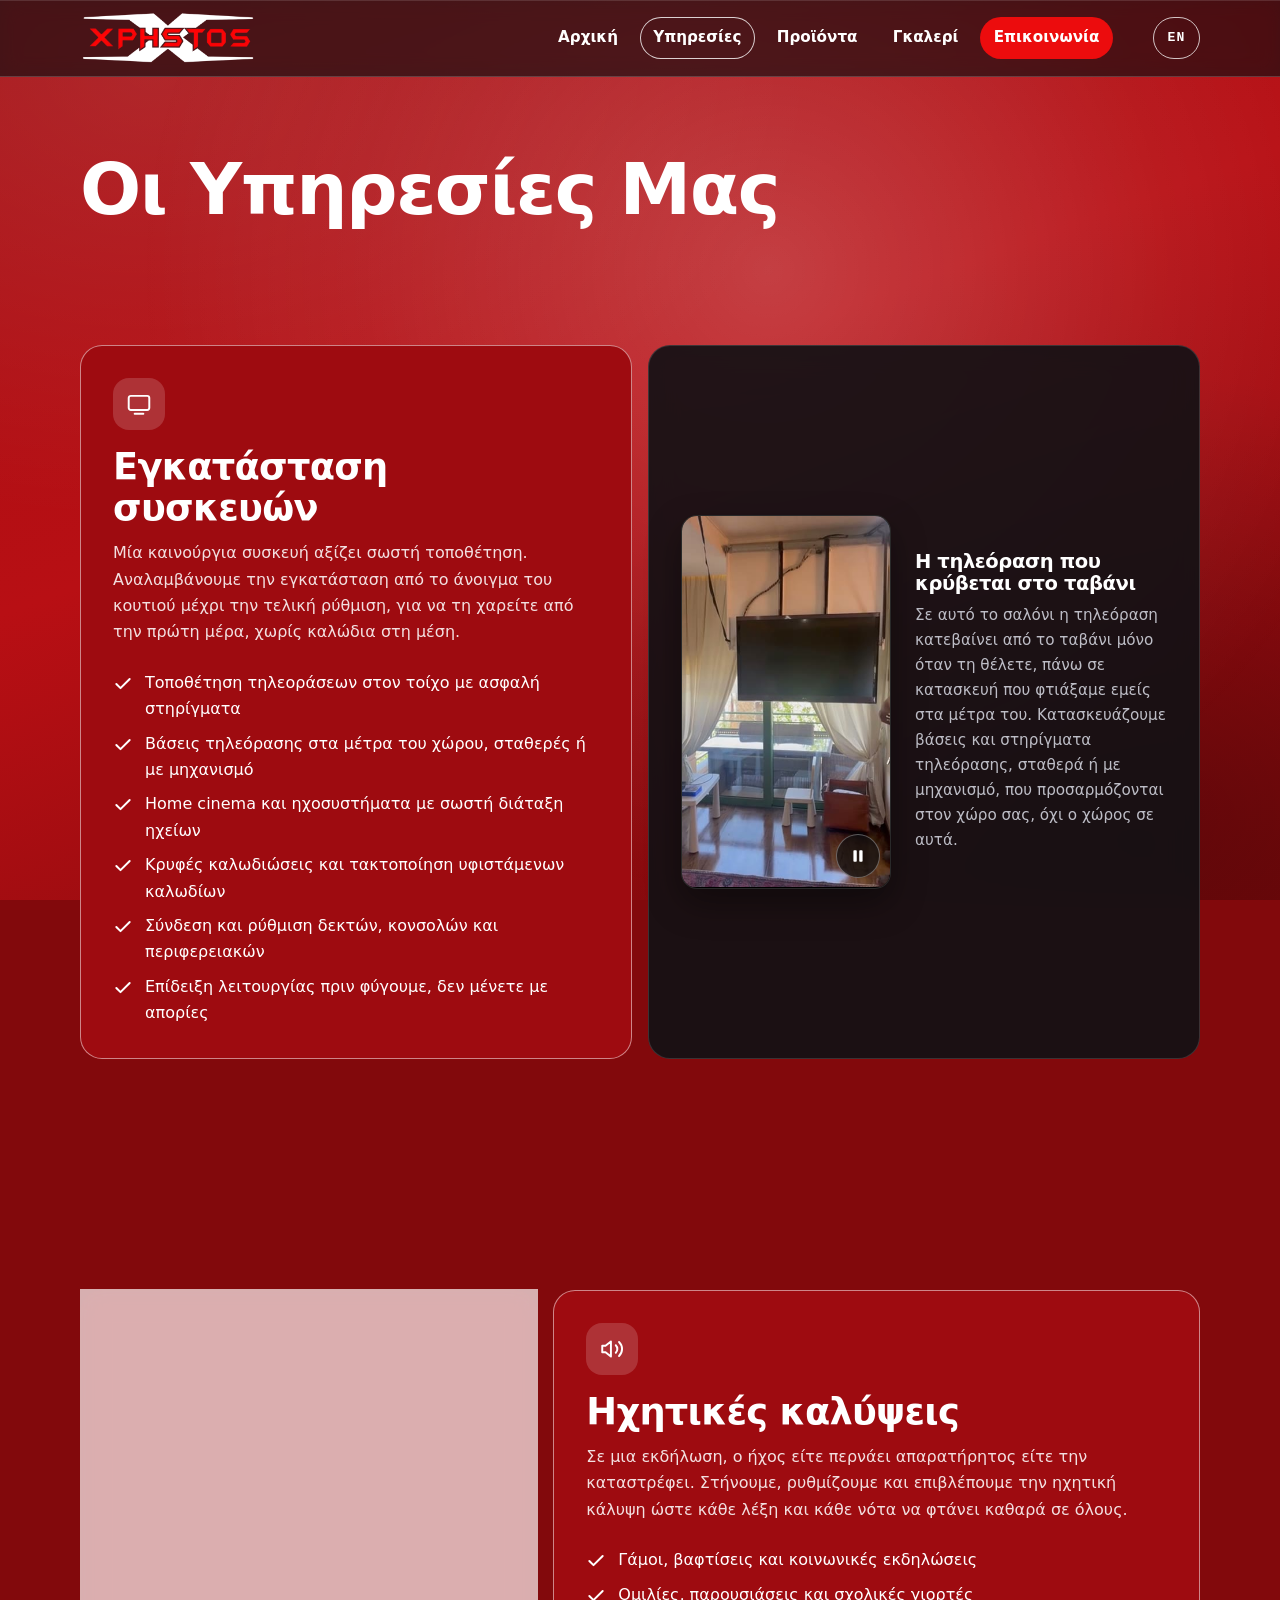
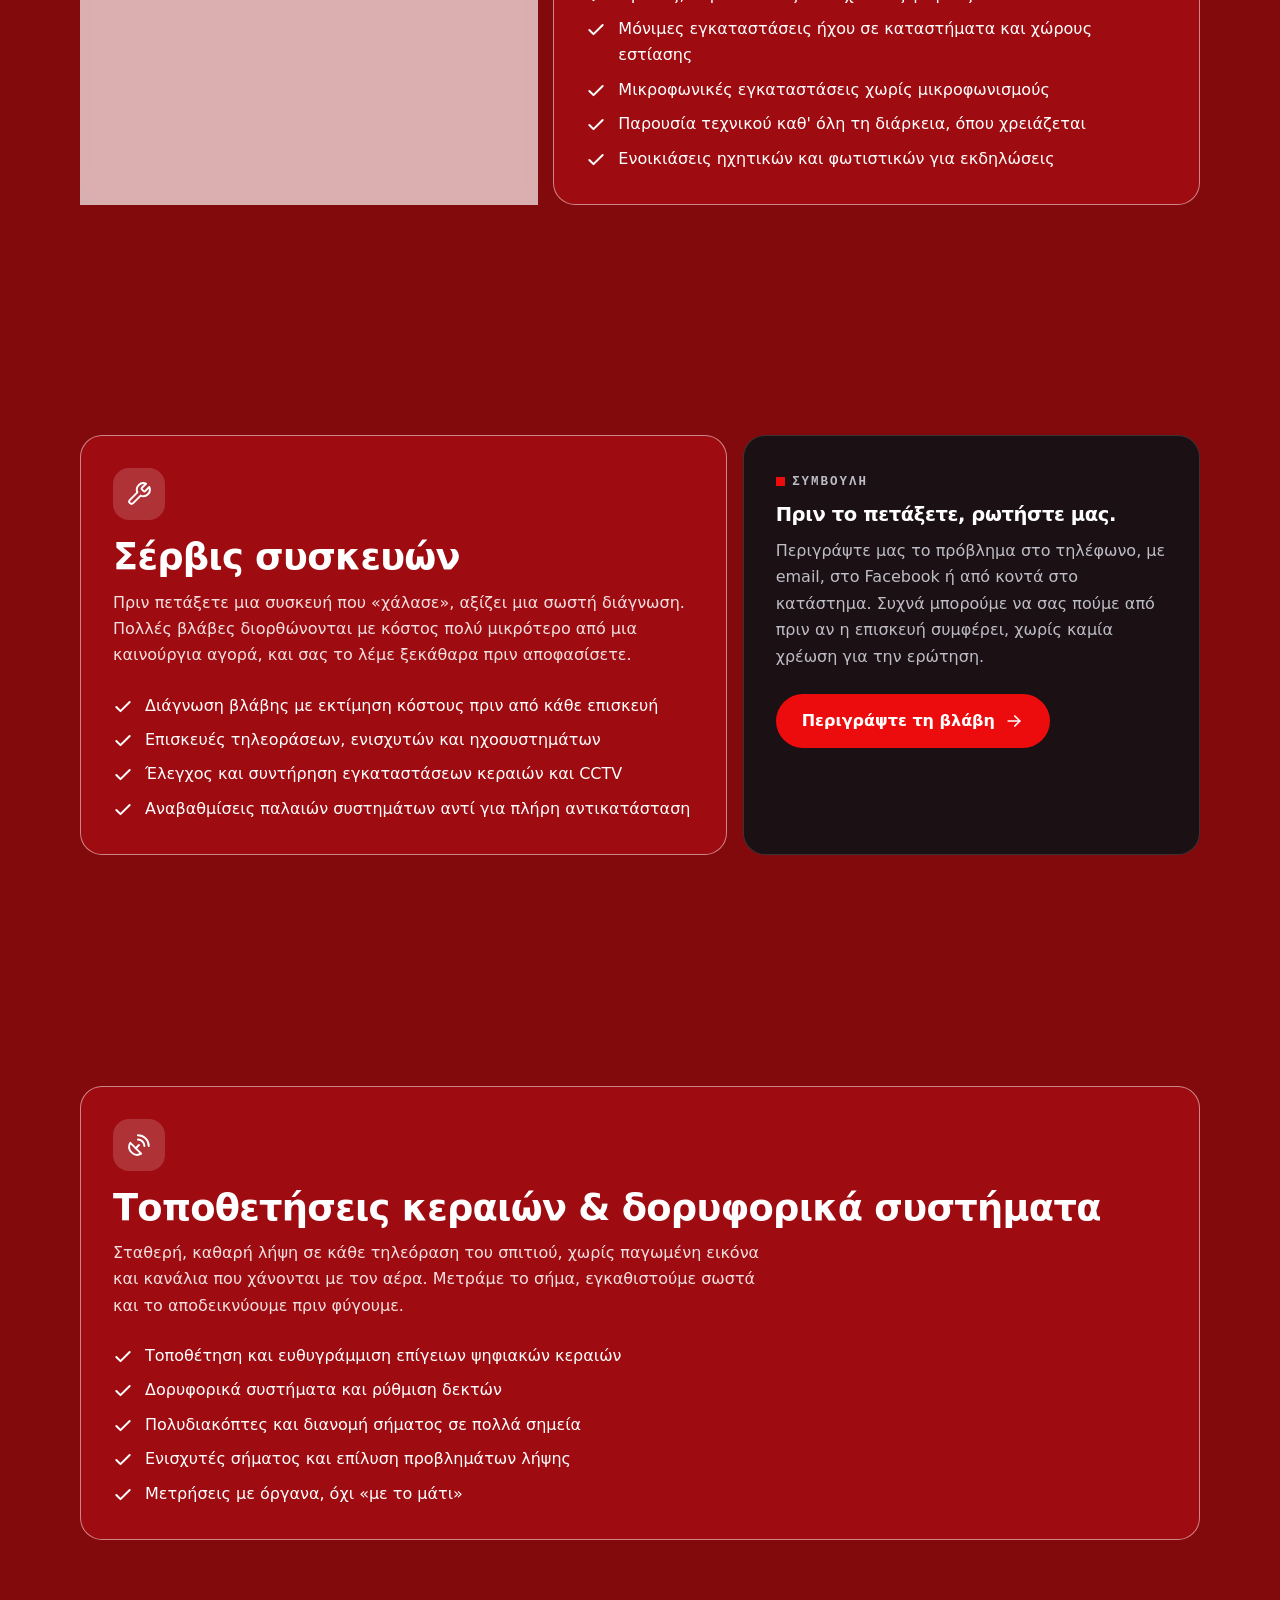
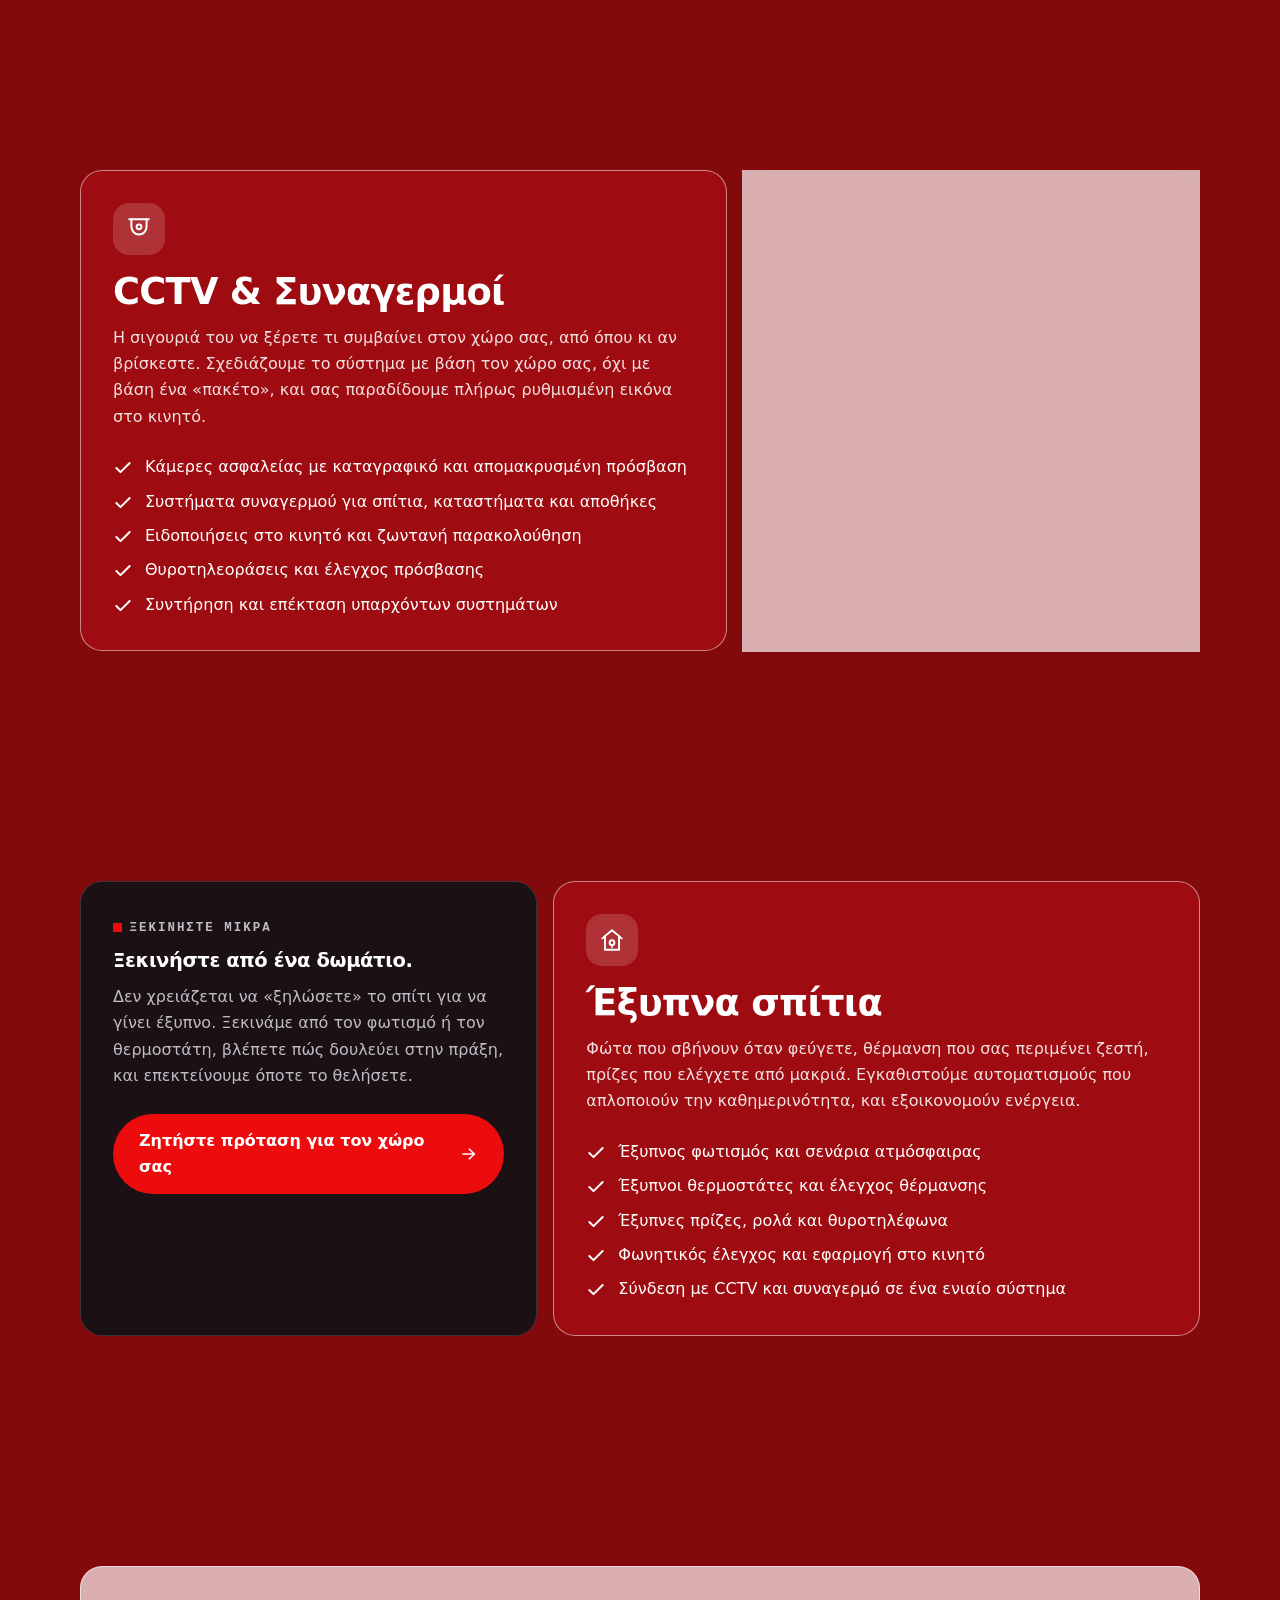
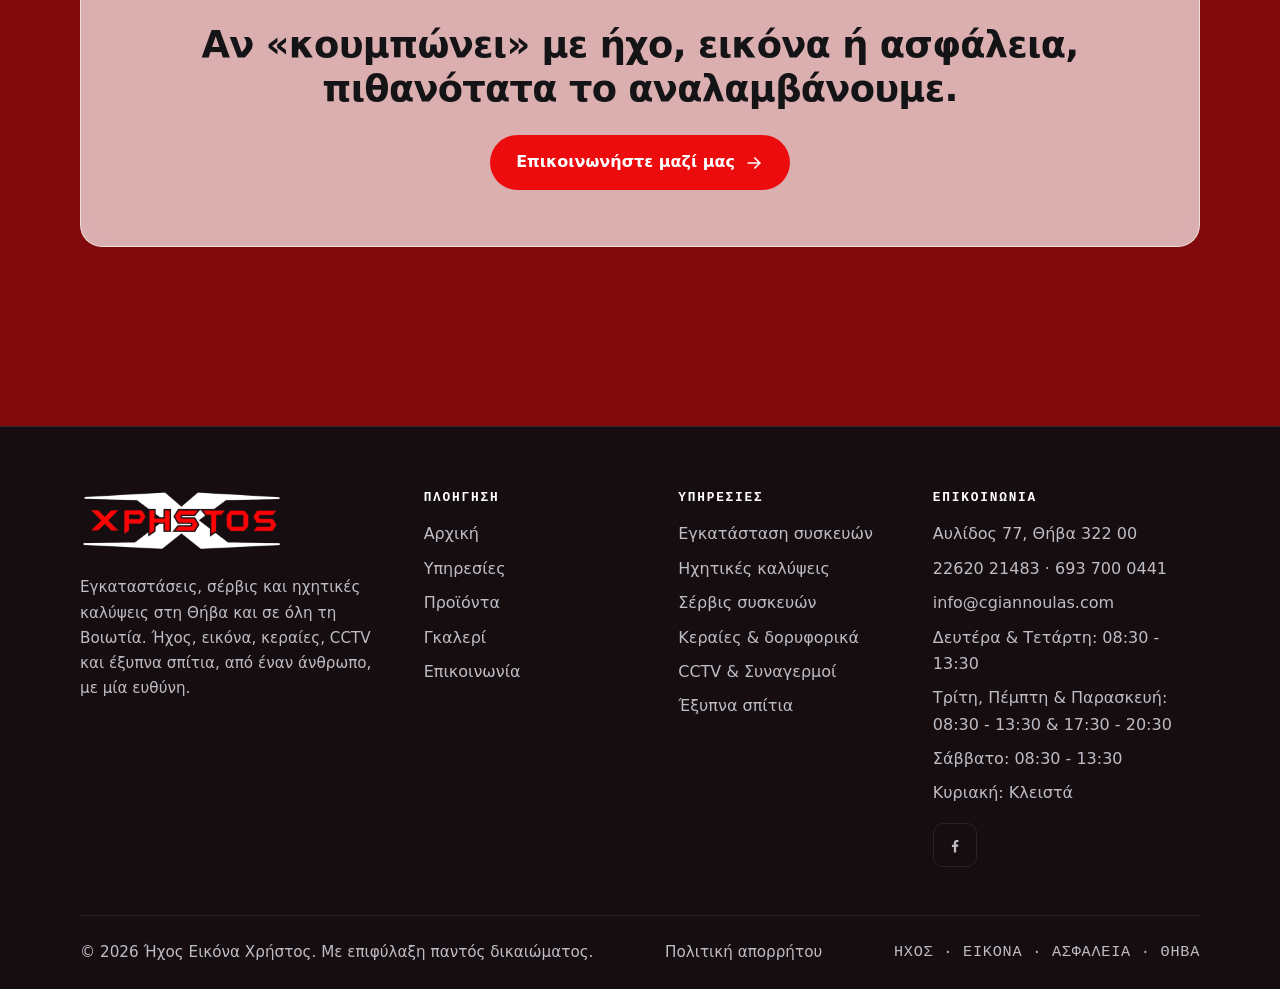
<file: services.html>
<!DOCTYPE html>
<html lang="el">
<head>
  <meta charset="UTF-8">
  <meta name="viewport" content="width=device-width, initial-scale=1">
  <title>Υπηρεσίες | Εγκατάσταση Συσκευών, Ηχητικές Καλύψεις, Κεραίες, CCTV &amp; Έξυπνα Σπίτια - Ήχος Εικόνα Χρήστος</title>
  <meta name="description" content="Όλες οι υπηρεσίες μας στη Θήβα: εγκατάσταση συσκευών, ηχητικές καλύψεις εκδηλώσεων, σέρβις συσκευών, τοποθετήσεις κεραιών & δορυφορικά συστήματα, CCTV & συναγερμοί, έξυπνα σπίτια. Δωρεάν αυτοψία & εκτίμηση.">
  <meta name="keywords" content="εγκατάσταση συσκευών, ηχητικές καλύψεις, σέρβις συσκευών, τοποθέτηση κεραίας, δορυφορικά συστήματα, cctv, συναγερμός, έξυπνα σπίτια, appliance installation, sound coverage, device repair service, antenna installation, satellite systems, cctv alarm, smart home, Θήβα, Βοιωτία">
  <meta property="og:type" content="website">
  <meta property="og:locale" content="el_GR">
  <meta property="og:title" content="Υπηρεσίες - Ήχος Εικόνα Χρήστος, Θήβα">
  <meta property="og:description" content="Εγκατάσταση συσκευών, ηχητικές καλύψεις, σέρβις, κεραίες &amp; δορυφορικά, CCTV &amp; Συναγερμοί, έξυπνα σπίτια.">
  <meta property="og:image" content="https://cgiannoulas.com/assets/og-image.jpg">
  <meta property="og:image:width" content="1200">
  <meta property="og:image:height" content="630">
  <link rel="icon" type="image/png" href="assets/favicon.png">
  <link rel="apple-touch-icon" href="assets/apple-touch-icon.png">
  <link rel="stylesheet" href="styles.css?v=2">
  <link rel="canonical" href="https://cgiannoulas.com/services">
  <meta property="og:url" content="https://cgiannoulas.com/services">
  <link rel="alternate" hreflang="el" href="https://cgiannoulas.com/services">
  <link rel="alternate" hreflang="en" href="https://cgiannoulas.com/en/services">
  <link rel="alternate" hreflang="x-default" href="https://cgiannoulas.com/services">
  <script type="application/ld+json">
  {
    "@context": "https://schema.org",
    "@type": "WebPage",
    "name": "Υπηρεσίες - Ήχος Εικόνα Χρήστος",
    "inLanguage": "el",
    "description": "Εγκατάσταση συσκευών, ηχητικές καλύψεις, σέρβις συσκευών, κεραίες και δορυφορικά, CCTV και συναγερμοί, έξυπνα σπίτια στη Θήβα και τη Βοιωτία."
  }
  </script>
</head>
<body>
  <a class="skip-link" href="#main">Μετάβαση στο περιεχόμενο</a>

  <header class="site-header">
    <div class="container header-bar">
      <a class="brand" href="index.html" aria-label="Ήχος Εικόνα Χρήστος - Αρχική">
        <img src="assets/logo-white.png" alt="Λογότυπο: Εικόνα - Ήχος Χρήστος, Θήβα" width="1804" height="534">
      </a>
      <input type="checkbox" id="nav-toggle" class="nav-toggle-box" aria-label="Μενού">
      <label for="nav-toggle" class="nav-toggle" aria-hidden="true">
        <svg viewBox="0 0 24 24" fill="none" stroke="currentColor" stroke-width="2.2" stroke-linecap="round" aria-hidden="true"><path d="M4 7h16"/><path d="M4 12h16"/><path d="M4 17h16"/></svg>
      </label>
      <nav class="site-nav" aria-label="Κύριο μενού">
        <ul>
          <li><a href="index.html">Αρχική</a></li>
          <li><a href="services.html" aria-current="page">Υπηρεσίες</a></li>
          <li><a href="products.html">Προϊόντα</a></li>
          <li><a href="gallery.html">Γκαλερί</a></li>
          <li><a class="nav-cta" href="contact.html">Επικοινωνία</a></li>
          <li class="nav-lang"><a class="lang-switch" href="en/services.html" lang="en" hreflang="en" aria-label="View this page in English">EN</a></li>
        </ul>
      </nav>
    </div>
  </header>

  <main id="main">

    <!-- ===== PAGE HERO ===== -->
    <section class="page-hero container" aria-labelledby="page-title">
      <h1 id="page-title" class="page-title-xl">Οι Υπηρεσίες Μας</h1>
    </section>

    <!-- ===== 1. ΕΓΚΑΤΑΣΤΑΣΗ ΣΥΣΚΕΥΩΝ ===== -->
    <section id="egkatastasi-syskevon" class="section container" aria-labelledby="s1-title">
      <div class="bento merge-media">
        <div class="tile tile-red d6">
          <span class="icon-box" aria-hidden="true">
            <svg viewBox="0 0 24 24" fill="none" stroke="currentColor" stroke-width="1.8" stroke-linecap="round" stroke-linejoin="round"><rect x="2.5" y="4.5" width="19" height="13" rx="2"/><path d="M8 21h8"/></svg>
          </span>
          <h2 id="s1-title">Εγκατάσταση συσκευών</h2>
          <p class="muted">Μία καινούργια συσκευή αξίζει σωστή τοποθέτηση. Αναλαμβάνουμε την εγκατάσταση από το άνοιγμα του κουτιού μέχρι την τελική ρύθμιση, για να τη χαρείτε από την πρώτη μέρα, χωρίς καλώδια στη μέση.</p>
          <ul class="list-check mt-5">
            <li><svg viewBox="0 0 24 24" fill="none" stroke="currentColor" stroke-width="2.4" stroke-linecap="round" stroke-linejoin="round" aria-hidden="true"><path d="M20 6 9 17l-5-5"/></svg><span>Τοποθέτηση τηλεοράσεων στον τοίχο με ασφαλή στηρίγματα</span></li>
            <li><svg viewBox="0 0 24 24" fill="none" stroke="currentColor" stroke-width="2.4" stroke-linecap="round" stroke-linejoin="round" aria-hidden="true"><path d="M20 6 9 17l-5-5"/></svg><span>Βάσεις τηλεόρασης στα μέτρα του χώρου, σταθερές ή με μηχανισμό</span></li>
            <li><svg viewBox="0 0 24 24" fill="none" stroke="currentColor" stroke-width="2.4" stroke-linecap="round" stroke-linejoin="round" aria-hidden="true"><path d="M20 6 9 17l-5-5"/></svg><span>Home cinema και ηχοσυστήματα με σωστή διάταξη ηχείων</span></li>
            <li><svg viewBox="0 0 24 24" fill="none" stroke="currentColor" stroke-width="2.4" stroke-linecap="round" stroke-linejoin="round" aria-hidden="true"><path d="M20 6 9 17l-5-5"/></svg><span>Κρυφές καλωδιώσεις και τακτοποίηση υφιστάμενων καλωδίων</span></li>
            <li><svg viewBox="0 0 24 24" fill="none" stroke="currentColor" stroke-width="2.4" stroke-linecap="round" stroke-linejoin="round" aria-hidden="true"><path d="M20 6 9 17l-5-5"/></svg><span>Σύνδεση και ρύθμιση δεκτών, κονσολών και περιφερειακών</span></li>
            <li><svg viewBox="0 0 24 24" fill="none" stroke="currentColor" stroke-width="2.4" stroke-linecap="round" stroke-linejoin="round" aria-hidden="true"><path d="M20 6 9 17l-5-5"/></svg><span>Επίδειξη λειτουργίας πριν φύγουμε, δεν μένετε με απορίες</span></li>
          </ul>
        </div>
        <figure class="tile tile-dark d6 tile-media tile-video">
          <div class="vid-frame">
            <video class="vid-auto" width="360" height="640" poster="assets/videos/ceiling-tv-poster.jpg" muted loop playsinline preload="none" controls aria-label="Ηλεκτρικός μηχανισμός κατεβάζει τηλεόραση από το ταβάνι">
              <source src="assets/videos/ceiling-tv.mp4" type="video/mp4">
            </video>
            <button class="vid-toggle is-paused" type="button" hidden aria-label="Αναπαραγωγή βίντεο" data-label-play="Αναπαραγωγή βίντεο" data-label-pause="Παύση βίντεο"><svg class="i-pause" viewBox="0 0 24 24" fill="currentColor" aria-hidden="true"><rect x="6.5" y="5" width="4" height="14" rx="1"/><rect x="13.5" y="5" width="4" height="14" rx="1"/></svg><svg class="i-play" viewBox="0 0 24 24" fill="currentColor" aria-hidden="true"><path d="M8 5.5v13a1 1 0 0 0 1.5.86l10.2-6.5a1 1 0 0 0 0-1.72L9.5 4.64A1 1 0 0 0 8 5.5Z"/></svg></button>
          </div>
          <figcaption class="vid-caption">
            <h3>Η τηλεόραση που κρύβεται στο ταβάνι</h3>
            <p class="muted">Σε αυτό το σαλόνι η τηλεόραση κατεβαίνει από το ταβάνι μόνο όταν τη θέλετε, πάνω σε κατασκευή που φτιάξαμε εμείς στα μέτρα του. Κατασκευάζουμε βάσεις και στηρίγματα τηλεόρασης, σταθερά ή με μηχανισμό, που προσαρμόζονται στον χώρο σας, όχι ο χώρος σε αυτά.</p>
          </figcaption>
        </figure>
      </div>
    </section>

    <!-- ===== 2. ΗΧΗΤΙΚΕΣ ΚΑΛΥΨΕΙΣ ===== -->
    <section id="ixitikes-kalypseis" class="section container" aria-labelledby="s2-title">
      <div class="bento merge-media">
        <div class="tile tile-img d5">
          <img src="assets/photos/thumbs/IMG_2575.jpg" srcset="assets/photos/thumbs/sm/IMG_2575.jpg 360w, assets/photos/thumbs/IMG_2575.jpg 720w, assets/photos/IMG_2575.JPEG 1600w" sizes="(min-width: 1000px) 480px, calc(100vw - 2rem)" alt="Ηχεία και μικρόφωνα έτοιμα σε αίθουσα δεξίωσης" width="720" height="540" loading="lazy" decoding="async">
        </div>
        <div class="tile tile-red d7">
          <span class="icon-box" aria-hidden="true">
            <svg viewBox="0 0 24 24" fill="none" stroke="currentColor" stroke-width="1.8" stroke-linecap="round" stroke-linejoin="round"><path d="M11 5 6 9H3v6h3l5 4z"/><path d="M15.5 8.5a5 5 0 0 1 0 7"/><path d="M18.5 5.5a9 9 0 0 1 0 13"/></svg>
          </span>
          <h2 id="s2-title">Ηχητικές καλύψεις</h2>
          <p class="muted">Σε μια εκδήλωση, ο ήχος είτε περνάει απαρατήρητος είτε την καταστρέφει. Στήνουμε, ρυθμίζουμε και επιβλέπουμε την ηχητική κάλυψη ώστε κάθε λέξη και κάθε νότα να φτάνει καθαρά σε όλους.</p>
          <ul class="list-check mt-5">
            <li><svg viewBox="0 0 24 24" fill="none" stroke="currentColor" stroke-width="2.4" stroke-linecap="round" stroke-linejoin="round" aria-hidden="true"><path d="M20 6 9 17l-5-5"/></svg><span>Γάμοι, βαφτίσεις και κοινωνικές εκδηλώσεις</span></li>
            <li><svg viewBox="0 0 24 24" fill="none" stroke="currentColor" stroke-width="2.4" stroke-linecap="round" stroke-linejoin="round" aria-hidden="true"><path d="M20 6 9 17l-5-5"/></svg><span>Ομιλίες, παρουσιάσεις και σχολικές γιορτές</span></li>
            <li><svg viewBox="0 0 24 24" fill="none" stroke="currentColor" stroke-width="2.4" stroke-linecap="round" stroke-linejoin="round" aria-hidden="true"><path d="M20 6 9 17l-5-5"/></svg><span>Μόνιμες εγκαταστάσεις ήχου σε καταστήματα και χώρους εστίασης</span></li>
            <li><svg viewBox="0 0 24 24" fill="none" stroke="currentColor" stroke-width="2.4" stroke-linecap="round" stroke-linejoin="round" aria-hidden="true"><path d="M20 6 9 17l-5-5"/></svg><span>Μικροφωνικές εγκαταστάσεις χωρίς μικροφωνισμούς</span></li>
            <li><svg viewBox="0 0 24 24" fill="none" stroke="currentColor" stroke-width="2.4" stroke-linecap="round" stroke-linejoin="round" aria-hidden="true"><path d="M20 6 9 17l-5-5"/></svg><span>Παρουσία τεχνικού καθ' όλη τη διάρκεια, όπου χρειάζεται</span></li>
            <li><svg viewBox="0 0 24 24" fill="none" stroke="currentColor" stroke-width="2.4" stroke-linecap="round" stroke-linejoin="round" aria-hidden="true"><path d="M20 6 9 17l-5-5"/></svg><span>Ενοικιάσεις ηχητικών και φωτιστικών για εκδηλώσεις</span></li>
          </ul>
        </div>
      </div>
    </section>

    <!-- ===== 3. ΣΕΡΒΙΣ ΣΥΣΚΕΥΩΝ ===== -->
    <section id="servis-syskevon" class="section container" aria-labelledby="s3-title">
      <div class="bento">
        <div class="tile tile-red d7">
          <span class="icon-box" aria-hidden="true">
            <svg viewBox="0 0 24 24" fill="none" stroke="currentColor" stroke-width="1.8" stroke-linecap="round" stroke-linejoin="round"><path d="M14.7 6.3a1 1 0 0 0 0 1.4l1.6 1.6a1 1 0 0 0 1.4 0l3.77-3.77a6 6 0 0 1-7.94 7.94l-6.91 6.91a2.12 2.12 0 0 1-3-3l6.91-6.91a6 6 0 0 1 7.94-7.94l-3.76 3.76z"/></svg>
          </span>
          <h2 id="s3-title">Σέρβις συσκευών</h2>
          <p class="muted">Πριν πετάξετε μια συσκευή που «χάλασε», αξίζει μια σωστή διάγνωση. Πολλές βλάβες διορθώνονται με κόστος πολύ μικρότερο από μια καινούργια αγορά, και σας το λέμε ξεκάθαρα πριν αποφασίσετε.</p>
          <ul class="list-check mt-5">
            <li><svg viewBox="0 0 24 24" fill="none" stroke="currentColor" stroke-width="2.4" stroke-linecap="round" stroke-linejoin="round" aria-hidden="true"><path d="M20 6 9 17l-5-5"/></svg><span>Διάγνωση βλάβης με εκτίμηση κόστους πριν από κάθε επισκευή</span></li>
            <li><svg viewBox="0 0 24 24" fill="none" stroke="currentColor" stroke-width="2.4" stroke-linecap="round" stroke-linejoin="round" aria-hidden="true"><path d="M20 6 9 17l-5-5"/></svg><span>Επισκευές τηλεοράσεων, ενισχυτών και ηχοσυστημάτων</span></li>
            <li><svg viewBox="0 0 24 24" fill="none" stroke="currentColor" stroke-width="2.4" stroke-linecap="round" stroke-linejoin="round" aria-hidden="true"><path d="M20 6 9 17l-5-5"/></svg><span>Έλεγχος και συντήρηση εγκαταστάσεων κεραιών και CCTV</span></li>
            <li><svg viewBox="0 0 24 24" fill="none" stroke="currentColor" stroke-width="2.4" stroke-linecap="round" stroke-linejoin="round" aria-hidden="true"><path d="M20 6 9 17l-5-5"/></svg><span>Αναβαθμίσεις παλαιών συστημάτων αντί για πλήρη αντικατάσταση</span></li>
          </ul>
        </div>
        <div class="tile tile-dark d5">
          <p class="eyebrow">ΣΥΜΒΟΥΛΗ</p>
          <h3>Πριν το πετάξετε, ρωτήστε μας.</h3>
          <p>Περιγράψτε μας το πρόβλημα στο τηλέφωνο, με email, στο Facebook ή από κοντά στο κατάστημα. Συχνά μπορούμε να σας πούμε από πριν αν η επισκευή συμφέρει, χωρίς καμία χρέωση για την ερώτηση.</p>
          <a class="btn" href="contact.html">Περιγράψτε τη βλάβη
            <svg viewBox="0 0 24 24" fill="none" stroke="currentColor" stroke-width="2" stroke-linecap="round" stroke-linejoin="round" aria-hidden="true"><path d="M5 12h14"/><path d="m13 6 6 6-6 6"/></svg>
          </a>
        </div>
      </div>
    </section>

    <!-- ===== 4. ΚΕΡΑΙΕΣ & ΔΟΡΥΦΟΡΙΚΑ ===== -->
    <section id="keraies-doryforika" class="section container" aria-labelledby="s4-title">
      <div class="bento">
        <div class="tile tile-red d12">
          <span class="icon-box" aria-hidden="true">
            <svg viewBox="0 0 24 24" fill="none" stroke="currentColor" stroke-width="1.8" stroke-linecap="round" stroke-linejoin="round"><path d="M4 10a7.31 7.31 0 0 0 10 10Z"/><path d="m9 15 3-3"/><path d="M17 13a6 6 0 0 0-6-6"/><path d="M21 13A10 10 0 0 0 11 3"/></svg>
          </span>
          <h2 id="s4-title">Τοποθετήσεις κεραιών &amp; δορυφορικά συστήματα</h2>
          <p class="muted">Σταθερή, καθαρή λήψη σε κάθε τηλεόραση του σπιτιού, χωρίς παγωμένη εικόνα και κανάλια που χάνονται με τον αέρα. Μετράμε το σήμα, εγκαθιστούμε σωστά και το αποδεικνύουμε πριν φύγουμε.</p>
          <ul class="list-check mt-5">
            <li><svg viewBox="0 0 24 24" fill="none" stroke="currentColor" stroke-width="2.4" stroke-linecap="round" stroke-linejoin="round" aria-hidden="true"><path d="M20 6 9 17l-5-5"/></svg><span>Τοποθέτηση και ευθυγράμμιση επίγειων ψηφιακών κεραιών</span></li>
            <li><svg viewBox="0 0 24 24" fill="none" stroke="currentColor" stroke-width="2.4" stroke-linecap="round" stroke-linejoin="round" aria-hidden="true"><path d="M20 6 9 17l-5-5"/></svg><span>Δορυφορικά συστήματα και ρύθμιση δεκτών</span></li>
            <li><svg viewBox="0 0 24 24" fill="none" stroke="currentColor" stroke-width="2.4" stroke-linecap="round" stroke-linejoin="round" aria-hidden="true"><path d="M20 6 9 17l-5-5"/></svg><span>Πολυδιακόπτες και διανομή σήματος σε πολλά σημεία</span></li>
            <li><svg viewBox="0 0 24 24" fill="none" stroke="currentColor" stroke-width="2.4" stroke-linecap="round" stroke-linejoin="round" aria-hidden="true"><path d="M20 6 9 17l-5-5"/></svg><span>Ενισχυτές σήματος και επίλυση προβλημάτων λήψης</span></li>
            <li><svg viewBox="0 0 24 24" fill="none" stroke="currentColor" stroke-width="2.4" stroke-linecap="round" stroke-linejoin="round" aria-hidden="true"><path d="M20 6 9 17l-5-5"/></svg><span>Μετρήσεις με όργανα, όχι «με το μάτι»</span></li>
          </ul>
        </div>
      </div>
    </section>

    <!-- ===== 5. CCTV & ΣΥΝΑΓΕΡΜΟΙ ===== -->
    <section id="cctv-alarm" class="section container" aria-labelledby="s5-title">
      <div class="bento merge-media">
        <div class="tile tile-red d7">
          <span class="icon-box" aria-hidden="true">
            <svg viewBox="0 0 24 24" fill="none" stroke="currentColor" stroke-width="1.8" stroke-linecap="round" stroke-linejoin="round"><path d="M3 3h18"/><path d="M5 3v7a7 7 0 0 0 14 0V3"/><circle cx="12" cy="10" r="2.2"/></svg>
          </span>
          <h2 id="s5-title">CCTV &amp; Συναγερμοί</h2>
          <p class="muted">Η σιγουριά του να ξέρετε τι συμβαίνει στον χώρο σας, από όπου κι αν βρίσκεστε. Σχεδιάζουμε το σύστημα με βάση τον χώρο σας, όχι με βάση ένα «πακέτο», και σας παραδίδουμε πλήρως ρυθμισμένη εικόνα στο κινητό.</p>
          <ul class="list-check mt-5">
            <li><svg viewBox="0 0 24 24" fill="none" stroke="currentColor" stroke-width="2.4" stroke-linecap="round" stroke-linejoin="round" aria-hidden="true"><path d="M20 6 9 17l-5-5"/></svg><span>Κάμερες ασφαλείας με καταγραφικό και απομακρυσμένη πρόσβαση</span></li>
            <li><svg viewBox="0 0 24 24" fill="none" stroke="currentColor" stroke-width="2.4" stroke-linecap="round" stroke-linejoin="round" aria-hidden="true"><path d="M20 6 9 17l-5-5"/></svg><span>Συστήματα συναγερμού για σπίτια, καταστήματα και αποθήκες</span></li>
            <li><svg viewBox="0 0 24 24" fill="none" stroke="currentColor" stroke-width="2.4" stroke-linecap="round" stroke-linejoin="round" aria-hidden="true"><path d="M20 6 9 17l-5-5"/></svg><span>Ειδοποιήσεις στο κινητό και ζωντανή παρακολούθηση</span></li>
            <li><svg viewBox="0 0 24 24" fill="none" stroke="currentColor" stroke-width="2.4" stroke-linecap="round" stroke-linejoin="round" aria-hidden="true"><path d="M20 6 9 17l-5-5"/></svg><span>Θυροτηλεοράσεις και έλεγχος πρόσβασης</span></li>
            <li><svg viewBox="0 0 24 24" fill="none" stroke="currentColor" stroke-width="2.4" stroke-linecap="round" stroke-linejoin="round" aria-hidden="true"><path d="M20 6 9 17l-5-5"/></svg><span>Συντήρηση και επέκταση υπαρχόντων συστημάτων</span></li>
          </ul>
        </div>
        <div class="tile tile-img d5">
          <img src="assets/photos/thumbs/IMG_2581.jpg" srcset="assets/photos/thumbs/sm/IMG_2581.jpg 360w, assets/photos/thumbs/IMG_2581.jpg 720w, assets/photos/IMG_2581.JPEG 1200w" sizes="(min-width: 1000px) 480px, calc(100vw - 2rem)" alt="Σύστημα συναγερμού Ajax σε λευκό χρώμα με εξωτερική σειρήνα" width="540" height="720" loading="lazy" decoding="async">
        </div>
      </div>
    </section>

    <!-- ===== 6. ΕΞΥΠΝΑ ΣΠΙΤΙΑ ===== -->
    <section id="exypna-spitia" class="section container" aria-labelledby="s6-title">
      <div class="bento">
        <div class="tile tile-dark d5">
          <p class="eyebrow">ΞΕΚΙΝΗΣΤΕ ΜΙΚΡΑ</p>
          <h3>Ξεκινήστε από ένα δωμάτιο.</h3>
          <p>Δεν χρειάζεται να «ξηλώσετε» το σπίτι για να γίνει έξυπνο. Ξεκινάμε από τον φωτισμό ή τον θερμοστάτη, βλέπετε πώς δουλεύει στην πράξη, και επεκτείνουμε όποτε το θελήσετε.</p>
          <a class="btn" href="contact.html">Ζητήστε πρόταση για τον χώρο σας
            <svg viewBox="0 0 24 24" fill="none" stroke="currentColor" stroke-width="2" stroke-linecap="round" stroke-linejoin="round" aria-hidden="true"><path d="M5 12h14"/><path d="m13 6 6 6-6 6"/></svg>
          </a>
        </div>
        <div class="tile tile-red d7">
          <span class="icon-box" aria-hidden="true">
            <svg viewBox="0 0 24 24" fill="none" stroke="currentColor" stroke-width="1.8" stroke-linecap="round" stroke-linejoin="round"><path d="m3 10.5 9-7.5 9 7.5"/><path d="M5.5 8.5V21h13V8.5"/><circle cx="12" cy="14.5" r="2.2"/><path d="M12 18.5v.01"/></svg>
          </span>
          <h2 id="s6-title">Έξυπνα σπίτια</h2>
          <p class="muted">Φώτα που σβήνουν όταν φεύγετε, θέρμανση που σας περιμένει ζεστή, πρίζες που ελέγχετε από μακριά. Εγκαθιστούμε αυτοματισμούς που απλοποιούν την καθημερινότητα, και εξοικονομούν ενέργεια.</p>
          <ul class="list-check mt-5">
            <li><svg viewBox="0 0 24 24" fill="none" stroke="currentColor" stroke-width="2.4" stroke-linecap="round" stroke-linejoin="round" aria-hidden="true"><path d="M20 6 9 17l-5-5"/></svg><span>Έξυπνος φωτισμός και σενάρια ατμόσφαιρας</span></li>
            <li><svg viewBox="0 0 24 24" fill="none" stroke="currentColor" stroke-width="2.4" stroke-linecap="round" stroke-linejoin="round" aria-hidden="true"><path d="M20 6 9 17l-5-5"/></svg><span>Έξυπνοι θερμοστάτες και έλεγχος θέρμανσης</span></li>
            <li><svg viewBox="0 0 24 24" fill="none" stroke="currentColor" stroke-width="2.4" stroke-linecap="round" stroke-linejoin="round" aria-hidden="true"><path d="M20 6 9 17l-5-5"/></svg><span>Έξυπνες πρίζες, ρολά και θυροτηλέφωνα</span></li>
            <li><svg viewBox="0 0 24 24" fill="none" stroke="currentColor" stroke-width="2.4" stroke-linecap="round" stroke-linejoin="round" aria-hidden="true"><path d="M20 6 9 17l-5-5"/></svg><span>Φωνητικός έλεγχος και εφαρμογή στο κινητό</span></li>
            <li><svg viewBox="0 0 24 24" fill="none" stroke="currentColor" stroke-width="2.4" stroke-linecap="round" stroke-linejoin="round" aria-hidden="true"><path d="M20 6 9 17l-5-5"/></svg><span>Σύνδεση με CCTV και συναγερμό σε ένα ενιαίο σύστημα</span></li>
          </ul>
        </div>
      </div>
    </section>

    <!-- ===== CTA ===== -->
    <section class="section container" aria-labelledby="cta-title">
      <div class="tile cta-band">
        <p class="cta-lede" id="cta-title">Αν «κουμπώνει» με ήχο, εικόνα ή ασφάλεια, πιθανότατα το αναλαμβάνουμε.</p>
        <div class="btn-row">
          <a class="btn" href="contact.html">Επικοινωνήστε μαζί μας
            <svg viewBox="0 0 24 24" fill="none" stroke="currentColor" stroke-width="2" stroke-linecap="round" stroke-linejoin="round" aria-hidden="true"><path d="M5 12h14"/><path d="m13 6 6 6-6 6"/></svg>
          </a>
        </div>
      </div>
    </section>

  </main>

  <footer class="site-footer">
    <div class="container">
      <div class="footer-grid">
        <div>
          <span class="footer-logo"><img src="assets/logo-white.png" alt="Λογότυπο: Εικόνα - Ήχος Χρήστος" width="1804" height="534" loading="lazy"></span>
          <p>Εγκαταστάσεις, σέρβις και ηχητικές καλύψεις στη Θήβα και σε όλη τη Βοιωτία. Ήχος, εικόνα, κεραίες, CCTV και έξυπνα σπίτια, από έναν άνθρωπο, με μία ευθύνη.</p>
        </div>
        <nav aria-label="Πλοήγηση υποσέλιδου">
          <h4>ΠΛΟΗΓΗΣΗ</h4>
          <ul>
            <li><a href="index.html">Αρχική</a></li>
            <li><a href="services.html">Υπηρεσίες</a></li>
            <li><a href="products.html">Προϊόντα</a></li>
            <li><a href="gallery.html">Γκαλερί</a></li>
            <li><a href="contact.html">Επικοινωνία</a></li>
          </ul>
        </nav>
        <nav aria-label="Υπηρεσίες υποσέλιδου">
          <h4>ΥΠΗΡΕΣΙΕΣ</h4>
          <ul>
            <li><a href="services.html#egkatastasi-syskevon">Εγκατάσταση συσκευών</a></li>
            <li><a href="services.html#ixitikes-kalypseis">Ηχητικές καλύψεις</a></li>
            <li><a href="services.html#servis-syskevon">Σέρβις συσκευών</a></li>
            <li><a href="services.html#keraies-doryforika">Κεραίες &amp; δορυφορικά</a></li>
            <li><a href="services.html#cctv-alarm">CCTV &amp; Συναγερμοί</a></li>
            <li><a href="services.html#exypna-spitia">Έξυπνα σπίτια</a></li>
          </ul>
        </nav>
        <div>
          <h4>ΕΠΙΚΟΙΝΩΝΙΑ</h4>
          <ul>
            <li>Αυλίδος 77, Θήβα 322 00</li>
            <li><a href="tel:+302262021483">22620 21483</a> · <a href="tel:+306937000441">693 700 0441</a></li>
            <li><a href="mailto:info@cgiannoulas.com">info@cgiannoulas.com</a></li>
            <li>Δευτέρα &amp; Τετάρτη: 08:30 - 13:30</li>
            <li>Τρίτη, Πέμπτη &amp; Παρασκευή: 08:30 - 13:30 &amp; 17:30 - 20:30</li>
            <li>Σάββατο: 08:30 - 13:30</li>
            <li>Κυριακή: Κλειστά</li>
          </ul>
          <div class="social-row">
            <a href="https://www.facebook.com/hxosxristos/?locale=el_GR" target="_blank" rel="noopener" aria-label="Facebook">
              <svg viewBox="0 0 24 24" aria-hidden="true"><path fill="currentColor" d="M13.4 21v-6.9h2.3l.35-2.7H13.4V9.7c0-.78.22-1.31 1.34-1.31h1.43V5.97c-.25-.03-1.1-.11-2.08-.11-2.06 0-3.47 1.26-3.47 3.57v2.27H8.3v2.7h2.32V21Z"/></svg>
            </a>
          </div>
        </div>
      </div>
      <div class="footer-bottom">
        <p>© 2026 Ήχος Εικόνα Χρήστος. Με επιφύλαξη παντός δικαιώματος.</p>
        <p><a href="politiki-aporritou.html">Πολιτική απορρήτου</a></p>
        <p class="mono">ΗΧΟΣ · ΕΙΚΟΝΑ · ΑΣΦΑΛΕΙΑ · ΘΗΒΑ</p>
      </div>
    </div>
  </footer>
  <script src="assets/js/glass.js" defer></script>
  <script src="assets/js/video.js?v=3" defer></script>
</body>
</html>
</file>
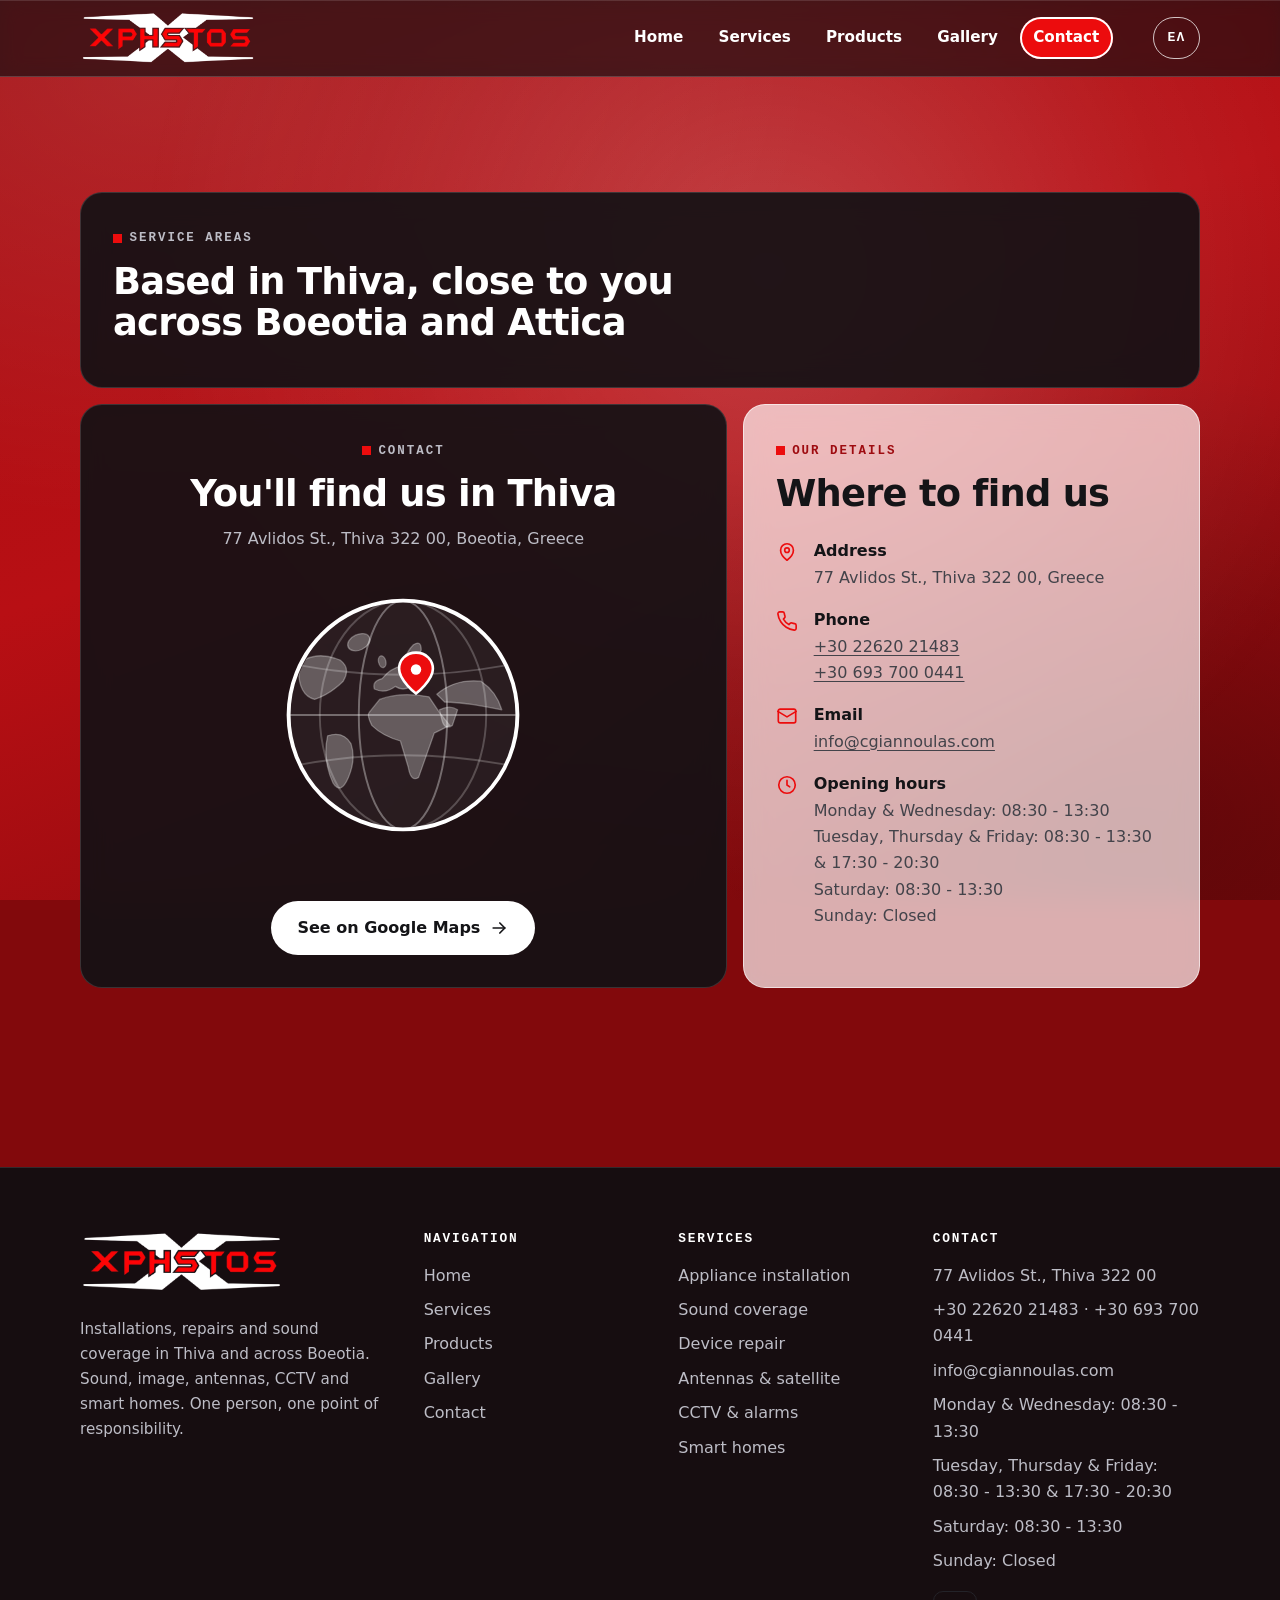
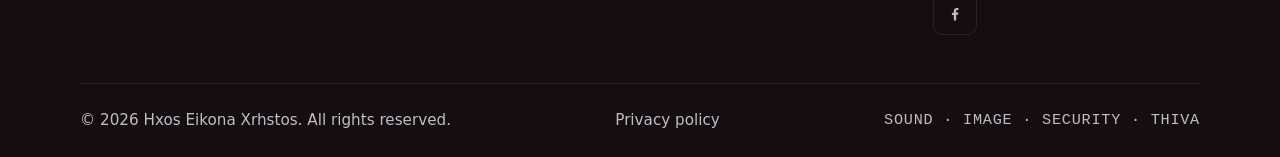
<file: en/contact.html>
<!DOCTYPE html>
<html lang="en">
<head>
  <meta charset="UTF-8">
  <meta name="viewport" content="width=device-width, initial-scale=1">
  <title>Contact | Hxos Eikona Xrhstos - 77 Avlidos St., Thiva 322 00</title>
  <meta name="description" content="Contact us for appliance installation, sound coverage, device repair, antennas &amp; satellite, CCTV, alarms and smart homes. 77 Avlidos St., Thiva 322 00, Greece. Free on-site visit and estimate.">
  <meta name="keywords" content="contact, technician Thiva, appliance installation, sound coverage, device repair, antenna installation, satellite systems, cctv alarm, smart home, Boeotia, Greece">
  <meta property="og:type" content="website">
  <meta property="og:locale" content="en_US">
  <meta property="og:title" content="Contact - Hxos Eikona Xrhstos, Thiva">
  <meta property="og:description" content="Free on-site visit and estimate in Thiva and across Boeotia. Tell us what you need.">
  <meta property="og:image" content="https://cgiannoulas.com/assets/og-image.jpg">
  <meta property="og:image:width" content="1200">
  <meta property="og:image:height" content="630">
  <link rel="icon" type="image/png" href="../assets/favicon.png">
  <link rel="apple-touch-icon" href="../assets/apple-touch-icon.png">
  <link rel="stylesheet" href="../styles.css?v=2">
  <link rel="canonical" href="https://cgiannoulas.com/en/contact">
  <meta property="og:url" content="https://cgiannoulas.com/en/contact">
  <link rel="alternate" hreflang="el" href="https://cgiannoulas.com/contact">
  <link rel="alternate" hreflang="en" href="https://cgiannoulas.com/en/contact">
  <link rel="alternate" hreflang="x-default" href="https://cgiannoulas.com/contact">
  <script type="application/ld+json">
  {
    "@context": "https://schema.org",
    "@type": "ContactPage",
    "name": "Contact - Hxos Eikona Xrhstos",
    "inLanguage": "en",
    "mainEntity": {
      "@type": "LocalBusiness",
      "name": "Hxos Eikona Xrhstos",
      "alternateName": "Ήχος Εικόνα Χρήστος",
      "url": "https://cgiannoulas.com/en/",
      "telephone": "+30-22620-21483",
      "email": "info@cgiannoulas.com",
      "address": {
        "@type": "PostalAddress",
        "streetAddress": "Avlidos 77",
        "addressLocality": "Thiva",
        "postalCode": "322 00",
        "addressCountry": "GR"
      },
      "geo": { "@type": "GeoCoordinates", "latitude": 38.3253, "longitude": 23.3185 },
      "openingHoursSpecification": [
        { "@type": "OpeningHoursSpecification", "dayOfWeek": ["Monday","Tuesday","Wednesday","Thursday","Friday","Saturday"], "opens": "08:30", "closes": "13:30" },
        { "@type": "OpeningHoursSpecification", "dayOfWeek": ["Tuesday","Thursday","Friday"], "opens": "17:30", "closes": "20:30" }
      ]
    }
  }
  </script>
</head>
<body>
  <a class="skip-link" href="#main">Skip to content</a>

  <header class="site-header">
    <div class="container header-bar">
      <a class="brand" href="index.html" aria-label="Hxos Eikona Xrhstos - Home">
        <img src="../assets/logo-white.png" alt="Logo: Eikona - Hxos Xrhstos, Thiva" width="1804" height="534">
      </a>
      <input type="checkbox" id="nav-toggle" class="nav-toggle-box" aria-label="Menu">
      <label for="nav-toggle" class="nav-toggle" aria-hidden="true">
        <svg viewBox="0 0 24 24" fill="none" stroke="currentColor" stroke-width="2.2" stroke-linecap="round" aria-hidden="true"><path d="M4 7h16"/><path d="M4 12h16"/><path d="M4 17h16"/></svg>
      </label>
      <nav class="site-nav" aria-label="Main menu">
        <ul>
          <li><a href="index.html">Home</a></li>
          <li><a href="services.html">Services</a></li>
          <li><a href="products.html">Products</a></li>
          <li><a href="gallery.html">Gallery</a></li>
          <li><a class="nav-cta" href="contact.html" aria-current="page">Contact</a></li>
          <li class="nav-lang"><a class="lang-switch" href="../contact.html" lang="el" hreflang="el" aria-label="Προβολή στα Ελληνικά">ΕΛ</a></li>
        </ul>
      </nav>
    </div>
  </header>

  <main id="main">
    <h1 class="visually-hidden">Contact · Hxos Eikona Xrhstos</h1>

    <!-- ===== MAP + INFO ===== -->
    <section class="section container" aria-labelledby="map-title">
      <div class="bento">

        <div class="tile tile-dark d12">
          <p class="eyebrow">Service areas</p>
          <h2>Based in Thiva, close to you across Boeotia and Attica</h2>
        </div>

        <div class="tile tile-dark tile-globe d7">
          <p class="eyebrow">Contact</p>
          <h2 id="map-title">You'll find us in Thiva</h2>
          <p>77 Avlidos St., Thiva 322 00, Boeotia, Greece</p>
          <svg class="earth-icon" viewBox="0 0 200 200" role="img" aria-label="Earth icon with a red marker on Greece">
            <defs>
              <clipPath id="globe-clip"><circle cx="100" cy="100" r="86"/></clipPath>
            </defs>
            <circle cx="100" cy="100" r="88" fill="rgba(255,255,255,0.05)" stroke="#fff" stroke-width="3"/>
            <g clip-path="url(#globe-clip)">
              <g fill="rgba(255,255,255,0.28)" stroke="rgba(255,255,255,0.3)" stroke-width="1" stroke-linejoin="round">
                <ellipse cx="66" cy="44" rx="9" ry="6" transform="rotate(-25 66 44)"/>
                <path d="M20 60 Q34 50 52 58 Q60 64 54 74 Q44 84 32 88 Q18 84 20 60 Z"/>
                <path d="M42 116 Q54 112 60 122 Q64 134 58 148 Q52 162 46 152 Q38 134 42 116 Z"/>
                <path d="M78 80 Q76 74 84 72 Q90 64 100 62 Q102 52 108 46 Q114 42 114 50 Q112 58 106 64 Q112 68 116 74 Q112 80 106 78 Q100 82 94 78 Q86 84 78 80 Z"/>
                <ellipse cx="84" cy="59" rx="2.8" ry="4.6" transform="rotate(-14 84 59)"/>
                <path d="M82 88 Q98 82 120 86 L128 98 L136 108 L124 114 L112 148 Q106 152 104 140 L98 120 Q84 116 76 108 Q72 100 74 98 Z"/>
                <path d="M128 96 Q136 92 142 96 L138 108 Q132 112 130 104 Z"/>
                <path d="M126 84 Q140 72 160 74 Q172 82 176 96 Q166 94 154 92 Q140 90 132 90 Z"/>
              </g>
            </g>
            <ellipse cx="100" cy="100" rx="34" ry="88" fill="none" stroke="rgba(255,255,255,0.35)" stroke-width="1.5"/>
            <ellipse cx="100" cy="100" rx="64" ry="88" fill="none" stroke="rgba(255,255,255,0.22)" stroke-width="1.5"/>
            <line x1="12" y1="100" x2="188" y2="100" stroke="rgba(255,255,255,0.35)" stroke-width="1.5"/>
            <path d="M22 62 Q100 76 178 62" fill="none" stroke="rgba(255,255,255,0.22)" stroke-width="1.5"/>
            <path d="M22 138 Q100 124 178 138" fill="none" stroke="rgba(255,255,255,0.22)" stroke-width="1.5"/>
            <path d="M110 52 c7.5 0 13 5.5 13 12.5 c0 9 -13 19 -13 19 c0 0 -13 -10 -13 -19 c0 -7 5.5 -12.5 13 -12.5 z" fill="#ec0c0d" stroke="#fff" stroke-width="2"/>
            <circle cx="110" cy="65" r="4" fill="#fff"/>
          </svg>
          <div class="btn-row">
            <a class="btn btn-light" href="https://www.google.com/maps/search/?api=1&amp;query=%CE%91%CF%85%CE%BB%CE%AF%CE%B4%CE%BF%CF%82+77+%CE%98%CE%AE%CE%B2%CE%B1+32200" target="_blank" rel="noopener">See on Google Maps
              <svg viewBox="0 0 24 24" fill="none" stroke="currentColor" stroke-width="2" stroke-linecap="round" stroke-linejoin="round" aria-hidden="true"><path d="M5 12h14"/><path d="m13 6 6 6-6 6"/></svg>
            </a>
          </div>
        </div>

        <div class="tile d5">
          <p class="eyebrow">Our details</p>
          <h2>Where to find us</h2>
          <ul class="info-list mt-5">
            <li>
              <svg viewBox="0 0 24 24" fill="none" stroke="currentColor" stroke-width="1.8" stroke-linecap="round" stroke-linejoin="round" aria-hidden="true"><path d="M12 21s-7-5.5-7-11a7 7 0 0 1 14 0c0 5.5-7 11-7 11z"/><circle cx="12" cy="10" r="2.5"/></svg>
              <div>
                <b>Address</b>
                <span>77 Avlidos St., Thiva 322 00, Greece</span>
              </div>
            </li>
            <li>
              <svg viewBox="0 0 24 24" fill="none" stroke="currentColor" stroke-width="1.8" stroke-linecap="round" stroke-linejoin="round" aria-hidden="true"><path d="M22 16.92v3a2 2 0 0 1-2.18 2 19.79 19.79 0 0 1-8.63-3.07 19.5 19.5 0 0 1-6-6A19.79 19.79 0 0 1 2.08 4.18 2 2 0 0 1 4.06 2h3a2 2 0 0 1 2 1.72c.13.96.36 1.9.7 2.81a2 2 0 0 1-.45 2.11L8.09 9.91a16 16 0 0 0 6 6l1.27-1.27a2 2 0 0 1 2.11-.45c.91.34 1.85.57 2.81.7A2 2 0 0 1 22 16.92z"/></svg>
              <div>
                <b>Phone</b>
                <a href="tel:+302262021483">+30 22620 21483</a><br>
                <a href="tel:+306937000441">+30 693 700 0441</a>
              </div>
            </li>
            <li>
              <svg viewBox="0 0 24 24" fill="none" stroke="currentColor" stroke-width="1.8" stroke-linecap="round" stroke-linejoin="round" aria-hidden="true"><rect x="2.5" y="4.5" width="19" height="15" rx="2"/><path d="m22 7-10 6L2 7"/></svg>
              <div>
                <b>Email</b>
                <a href="mailto:info@cgiannoulas.com">info@cgiannoulas.com</a>
              </div>
            </li>
            <li>
              <svg viewBox="0 0 24 24" fill="none" stroke="currentColor" stroke-width="1.8" stroke-linecap="round" stroke-linejoin="round" aria-hidden="true"><circle cx="12" cy="12" r="9"/><path d="M12 7v5l3 2"/></svg>
              <div>
                <b>Opening hours</b>
                <span>Monday &amp; Wednesday: 08:30 - 13:30</span><br>
                <span>Tuesday, Thursday &amp; Friday: 08:30 - 13:30 &amp; 17:30 - 20:30</span><br>
                <span>Saturday: 08:30 - 13:30</span><br>
                <span>Sunday: Closed</span>
              </div>
            </li>
          </ul>
        </div>



      </div>
    </section>

  </main>

  <footer class="site-footer">
    <div class="container">
      <div class="footer-grid">
        <div>
          <span class="footer-logo"><img src="../assets/logo-white.png" alt="Logo: Eikona - Hxos Xrhstos" width="1804" height="534" loading="lazy"></span>
          <p>Installations, repairs and sound coverage in Thiva and across Boeotia. Sound, image, antennas, CCTV and smart homes. One person, one point of responsibility.</p>
        </div>
        <nav aria-label="Footer navigation">
          <h4>Navigation</h4>
          <ul>
            <li><a href="index.html">Home</a></li>
            <li><a href="services.html">Services</a></li>
            <li><a href="products.html">Products</a></li>
            <li><a href="gallery.html">Gallery</a></li>
            <li><a href="contact.html">Contact</a></li>
          </ul>
        </nav>
        <nav aria-label="Footer services">
          <h4>Services</h4>
          <ul>
            <li><a href="services.html#appliance-installation">Appliance installation</a></li>
            <li><a href="services.html#sound-coverage">Sound coverage</a></li>
            <li><a href="services.html#device-repair">Device repair</a></li>
            <li><a href="services.html#antennas-satellite">Antennas &amp; satellite</a></li>
            <li><a href="services.html#cctv-alarm">CCTV &amp; alarms</a></li>
            <li><a href="services.html#smart-homes">Smart homes</a></li>
          </ul>
        </nav>
        <div>
          <h4>Contact</h4>
          <ul>
            <li>77 Avlidos St., Thiva 322 00</li>
            <li><a href="tel:+302262021483">+30 22620 21483</a> · <a href="tel:+306937000441">+30 693 700 0441</a></li>
            <li><a href="mailto:info@cgiannoulas.com">info@cgiannoulas.com</a></li>
            <li>Monday &amp; Wednesday: 08:30 - 13:30</li>
            <li>Tuesday, Thursday &amp; Friday: 08:30 - 13:30 &amp; 17:30 - 20:30</li>
            <li>Saturday: 08:30 - 13:30</li>
            <li>Sunday: Closed</li>
          </ul>
          <div class="social-row">
            <a href="https://www.facebook.com/hxosxristos/?locale=el_GR" target="_blank" rel="noopener" aria-label="Facebook">
              <svg viewBox="0 0 24 24" aria-hidden="true"><path fill="currentColor" d="M13.4 21v-6.9h2.3l.35-2.7H13.4V9.7c0-.78.22-1.31 1.34-1.31h1.43V5.97c-.25-.03-1.1-.11-2.08-.11-2.06 0-3.47 1.26-3.47 3.57v2.27H8.3v2.7h2.32V21Z"/></svg>
            </a>
          </div>
        </div>
      </div>
      <div class="footer-bottom">
        <p>© 2026 Hxos Eikona Xrhstos. All rights reserved.</p>
        <p><a href="politiki-aporritou.html">Privacy policy</a></p>
        <p class="mono">SOUND · IMAGE · SECURITY · THIVA</p>
      </div>
    </div>
  </footer>

  <script src="../assets/js/glass.js" defer></script>
</body>
</html>
</file>
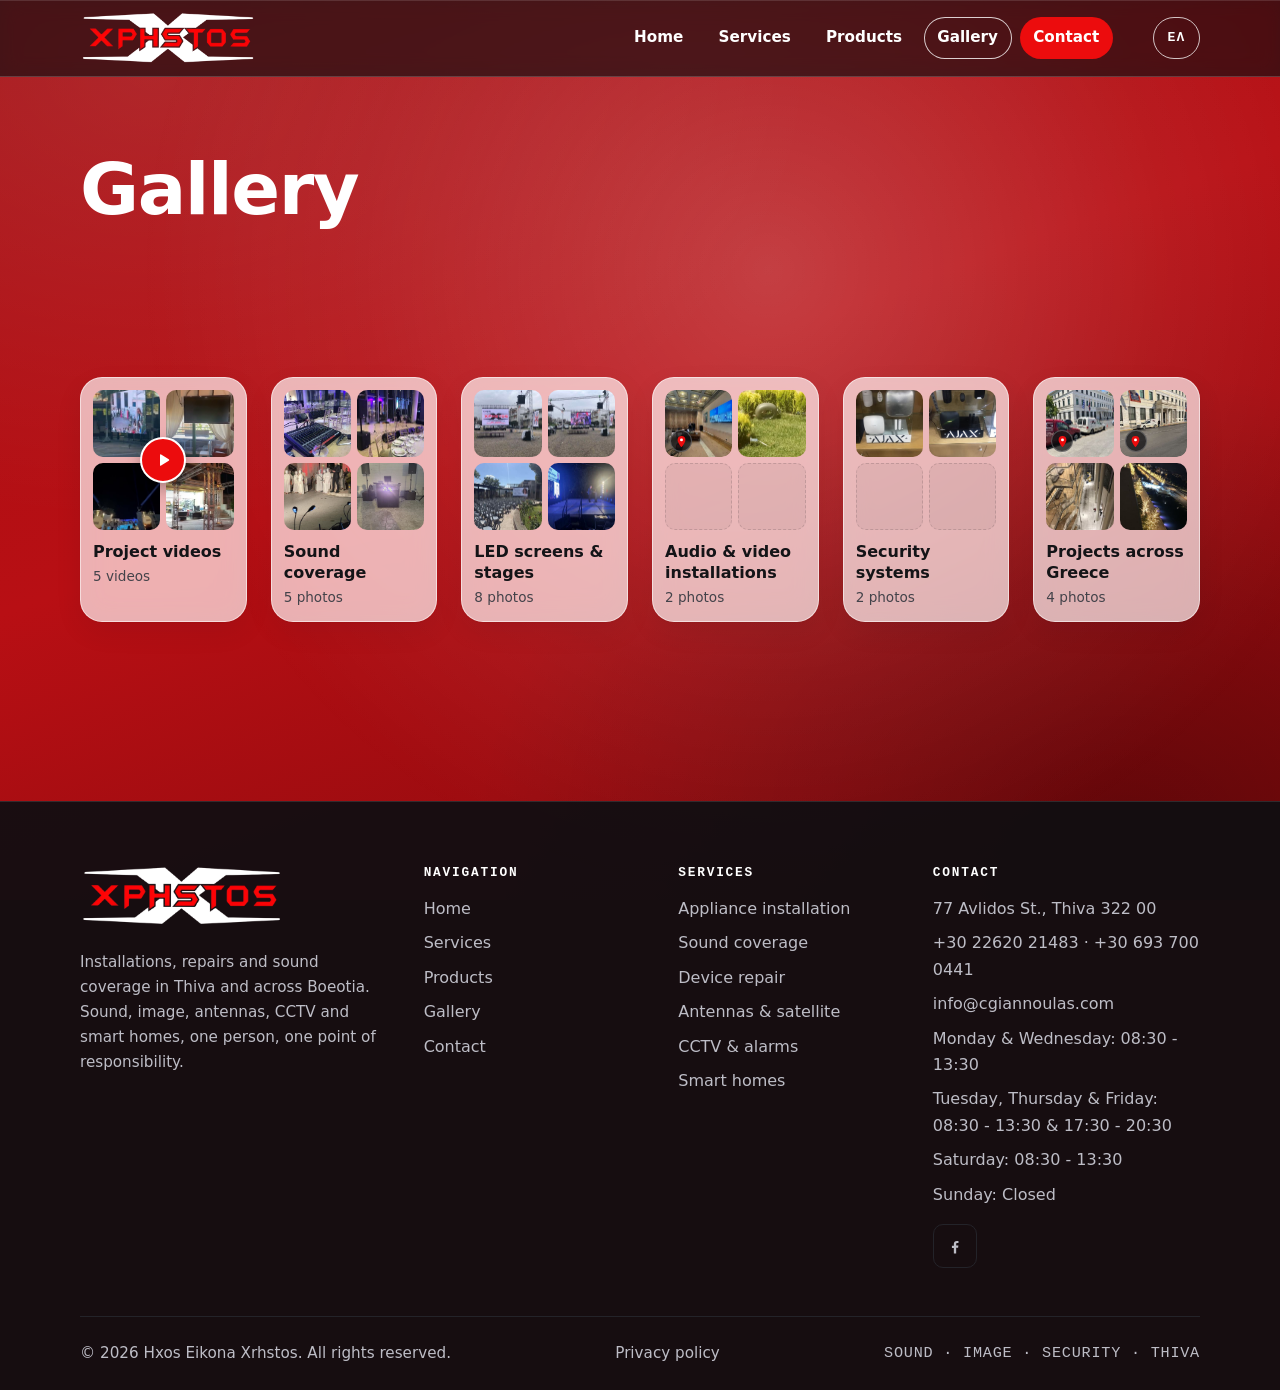
<file: en/gallery.html>
<!DOCTYPE html>
<html lang="en">
<head>
  <meta charset="UTF-8">
  <meta name="viewport" content="width=device-width, initial-scale=1">
  <title>Gallery | Photos from Projects &amp; Events - Hxos Eikona Xrhstos</title>
  <meta name="description" content="Photos from projects and events: sound coverage, LED screens and stages, audio and video installations, security systems. Hxos Eikona Xrhstos, Avlidos 77, Thiva, Greece.">
  <meta name="keywords" content="gallery, project photos, sound coverage, LED screens, truss, event stages, video wall, Ajax security systems, events Thiva, Boeotia, Greece">
  <meta property="og:type" content="website">
  <meta property="og:locale" content="en_US">
  <meta property="og:title" content="Gallery - Hxos Eikona Xrhstos, Thiva">
  <meta property="og:description" content="Photos from projects and events: sound coverage, LED screens, installations and security systems.">
  <meta property="og:image" content="https://cgiannoulas.com/assets/photos/thumbs/IMG_2570.jpg">
  <meta property="og:image:width" content="720">
  <meta property="og:image:height" content="540">
  <link rel="icon" type="image/png" href="../assets/favicon.png">
  <link rel="apple-touch-icon" href="../assets/apple-touch-icon.png">
  <link rel="stylesheet" href="../styles.css?v=2">
  <link rel="canonical" href="https://cgiannoulas.com/en/gallery">
  <meta property="og:url" content="https://cgiannoulas.com/en/gallery">
  <link rel="alternate" hreflang="el" href="https://cgiannoulas.com/gallery">
  <link rel="alternate" hreflang="en" href="https://cgiannoulas.com/en/gallery">
  <link rel="alternate" hreflang="x-default" href="https://cgiannoulas.com/gallery">
  <script type="application/ld+json">
  {
    "@context": "https://schema.org",
    "@type": "CollectionPage",
    "name": "Gallery - Hxos Eikona Xrhstos",
    "inLanguage": "en",
    "description": "Photos from projects and events by Hxos Eikona Xrhstos in Thiva, Greece.",
    "mainEntity": {
      "@type": "ItemList",
      "name": "Photo and video albums",
      "itemListElement": [
        { "@type": "ListItem", "position": 1, "name": "Project videos" },
        { "@type": "ListItem", "position": 2, "name": "Sound coverage" },
        { "@type": "ListItem", "position": 3, "name": "LED screens & stages" },
        { "@type": "ListItem", "position": 4, "name": "Audio & video installations" },
        { "@type": "ListItem", "position": 5, "name": "Security systems" },
        { "@type": "ListItem", "position": 6, "name": "Projects across Greece" }
      ]
    }
  }
  </script>
</head>
<body>
  <a class="skip-link" href="#main">Skip to content</a>

  <header class="site-header">
    <div class="container header-bar">
      <a class="brand" href="index.html" aria-label="Hxos Eikona Xrhstos - Home">
        <img src="../assets/logo-white.png" alt="Logo: Eikona - Hxos Xrhstos, Thiva" width="1804" height="534">
      </a>
      <input type="checkbox" id="nav-toggle" class="nav-toggle-box" aria-label="Menu">
      <label for="nav-toggle" class="nav-toggle" aria-hidden="true">
        <svg viewBox="0 0 24 24" fill="none" stroke="currentColor" stroke-width="2.2" stroke-linecap="round" aria-hidden="true"><path d="M4 7h16"/><path d="M4 12h16"/><path d="M4 17h16"/></svg>
      </label>
      <nav class="site-nav" aria-label="Main menu">
        <ul>
          <li><a href="index.html">Home</a></li>
          <li><a href="services.html">Services</a></li>
          <li><a href="products.html">Products</a></li>
          <li><a href="gallery.html" aria-current="page">Gallery</a></li>
          <li><a class="nav-cta" href="contact.html">Contact</a></li>
          <li class="nav-lang"><a class="lang-switch" href="../gallery.html" lang="el" hreflang="el" aria-label="Προβολή στα Ελληνικά">ΕΛ</a></li>
        </ul>
      </nav>
    </div>
  </header>

  <main id="main">

    <!-- ===== PAGE TITLE ===== -->
    <section class="page-hero container" aria-labelledby="page-title">
      <h1 id="page-title" class="page-title-xl">Gallery</h1>
    </section>

    <!-- ===== FOLDERS =====
         FOLDER TITLES: when the client decides on names, change the text
         in each <span class="folder-name"> here AND in the <h2> of the
         matching album section below. -->
    <section class="section container" aria-labelledby="albums-title" id="albums" tabindex="-1">
      <h2 id="albums-title" class="visually-hidden">Photo and video albums</h2>
      <ul class="folder-grid">

        <li>
          <a class="folder" href="#al-video">
            <span class="folder-cover" aria-hidden="true">
              <img src="../assets/videos/led-screen-thiva-poster.jpg" alt="" loading="lazy" width="320" height="568" decoding="async">
              <img src="../assets/videos/ceiling-tv-poster.jpg" alt="" loading="lazy" width="360" height="640" decoding="async">
              <img src="../assets/videos/pool-party-beams-poster.jpg" alt="" loading="lazy" width="320" height="568" decoding="async">
              <img src="../assets/videos/truss-setup-poster.jpg" alt="" loading="lazy" width="320" height="568" decoding="async">
              <span class="cover-play"><svg viewBox="0 0 24 24" fill="currentColor" aria-hidden="true"><path d="M8 5.5v13a1 1 0 0 0 1.5.86l10.2-6.5a1 1 0 0 0 0-1.72L9.5 4.64A1 1 0 0 0 8 5.5Z"/></svg></span>
            </span>
            <span class="folder-name">Project videos</span>
            <span class="folder-count">5 videos</span>
          </a>
        </li>

        <li>
          <a class="folder" href="#al-sound">
            <span class="folder-cover" aria-hidden="true">
              <img src="../assets/photos/thumbs/sm/IMG_2572.jpg" alt="" loading="lazy" width="540" height="720" decoding="async">
              <img src="../assets/photos/thumbs/sm/IMG_2575.jpg" alt="" loading="lazy" width="720" height="540" decoding="async">
              <img src="../assets/photos/thumbs/sm/IMG_2565.jpg" alt="" loading="lazy" width="540" height="720" decoding="async">
              <img src="../assets/photos/thumbs/sm/IMG_2583.jpg" alt="" loading="lazy" width="540" height="720" decoding="async">
            </span>
            <span class="folder-name">Sound coverage</span>
            <span class="folder-count">5 photos</span>
          </a>
        </li>

        <li>
          <a class="folder" href="#al-led">
            <span class="folder-cover" aria-hidden="true">
              <img src="../assets/photos/thumbs/sm/IMG_2570.jpg" alt="" loading="lazy" width="720" height="540" decoding="async">
              <img src="../assets/photos/thumbs/sm/IMG_2571.jpg" alt="" loading="lazy" width="720" height="540" decoding="async">
              <img src="../assets/photos/thumbs/sm/IMG_2584.jpg" alt="" loading="lazy" width="720" height="540" decoding="async">
              <img src="../assets/photos/thumbs/sm/IMG_2569.jpg" alt="" loading="lazy" width="720" height="540" decoding="async">
            </span>
            <span class="folder-name">LED screens &amp; stages</span>
            <span class="folder-count">8 photos</span>
          </a>
        </li>

        <li>
          <a class="folder" href="#al-install">
            <span class="folder-cover" aria-hidden="true">
              <span class="cover-cell"><img src="../assets/photos/thumbs/sm/IMG_2568.jpg" alt="" loading="lazy" width="720" height="540" decoding="async"><span class="cover-pin"><svg viewBox="0 0 24 24" aria-hidden="true"><path fill="#ec0c0d" d="M12 1.8a7.2 7.2 0 0 0-7.2 7.2c0 5.4 7.2 13.2 7.2 13.2s7.2-7.8 7.2-13.2A7.2 7.2 0 0 0 12 1.8Z"/><circle cx="12" cy="9" r="2.7" fill="#fff"/></svg></span></span>
              <img src="../assets/photos/thumbs/sm/IMG_2582.jpg" alt="" loading="lazy" width="720" height="540" decoding="async">
              <span class="cover-empty"></span>
              <span class="cover-empty"></span>
            </span>
            <span class="folder-name">Audio &amp; video installations</span>
            <span class="folder-count">2 photos</span>
          </a>
        </li>

        <li>
          <a class="folder" href="#al-security">
            <span class="folder-cover" aria-hidden="true">
              <img src="../assets/photos/thumbs/sm/IMG_2581.jpg" alt="" loading="lazy" width="540" height="720" decoding="async">
              <img src="../assets/photos/thumbs/sm/IMG_2580.jpg" alt="" loading="lazy" width="540" height="720" decoding="async">
              <span class="cover-empty"></span>
              <span class="cover-empty"></span>
            </span>
            <span class="folder-name">Security systems</span>
            <span class="folder-count">2 photos</span>
          </a>
        </li>

        <li>
          <a class="folder" href="#al-projects">
            <span class="folder-cover" aria-hidden="true">
              <span class="cover-cell"><img src="../assets/photos/thumbs/sm/IMG_2566.jpg" alt="" loading="lazy" width="720" height="540" decoding="async"><span class="cover-pin"><svg viewBox="0 0 24 24" aria-hidden="true"><path fill="#ec0c0d" d="M12 1.8a7.2 7.2 0 0 0-7.2 7.2c0 5.4 7.2 13.2 7.2 13.2s7.2-7.8 7.2-13.2A7.2 7.2 0 0 0 12 1.8Z"/><circle cx="12" cy="9" r="2.7" fill="#fff"/></svg></span></span>
              <span class="cover-cell"><img src="../assets/photos/thumbs/sm/IMG_2567.jpg" alt="" loading="lazy" width="540" height="720" decoding="async"><span class="cover-pin"><svg viewBox="0 0 24 24" aria-hidden="true"><path fill="#ec0c0d" d="M12 1.8a7.2 7.2 0 0 0-7.2 7.2c0 5.4 7.2 13.2 7.2 13.2s7.2-7.8 7.2-13.2A7.2 7.2 0 0 0 12 1.8Z"/><circle cx="12" cy="9" r="2.7" fill="#fff"/></svg></span></span>
              <img src="../assets/photos/thumbs/sm/IMG_2573.jpg" alt="" loading="lazy" width="540" height="720" decoding="async">
              <img src="../assets/photos/thumbs/sm/IMG_2574.jpg" alt="" loading="lazy" width="540" height="720" decoding="async">
            </span>
            <span class="folder-name">Projects across Greece</span>
            <span class="folder-count">4 photos</span>
          </a>
        </li>

      </ul>
    </section>

    <!-- ===== ALBUM: Project videos ===== -->
    <section class="album" id="al-video" aria-label="Album: Project videos" tabindex="-1">
      <div class="album-panel">
        <header class="album-head">
          <div>
            <h2>Project videos</h2>
            <p class="album-count-line">5 videos</p>
          </div>
          <a class="album-close" href="#albums" aria-label="Close album">
            <svg viewBox="0 0 24 24" fill="none" stroke="currentColor" stroke-width="2.2" stroke-linecap="round" aria-hidden="true"><path d="M6 6l12 12"/><path d="M18 6 6 18"/></svg>
          </a>
        </header>
        <ul class="video-grid">
          <li>
            <figure>
              <div class="vid-frame">
                <video width="320" height="568" poster="../assets/videos/led-screen-thiva-poster.jpg" controls playsinline preload="none" aria-labelledby="vid-led-cap">
                  <source src="../assets/videos/led-screen-thiva.mp4" type="video/mp4">
                </video>
              </div>
              <figcaption id="vid-led-cap">Municipal event in Thiva, LED screen and audience</figcaption>
            </figure>
          </li>
          <li>
            <figure>
              <div class="vid-frame">
                <video width="320" height="568" poster="../assets/videos/truss-setup-poster.jpg" controls playsinline preload="none" aria-labelledby="vid-truss-cap">
                  <source src="../assets/videos/truss-setup.mp4" type="video/mp4">
                </video>
              </div>
              <figcaption id="vid-truss-cap">Setting up the stage truss at night</figcaption>
            </figure>
          </li>
          <li>
            <figure>
              <div class="vid-frame">
                <video width="320" height="568" poster="../assets/videos/pool-party-beams-poster.jpg" controls playsinline preload="none" aria-labelledby="vid-pool-cap">
                  <source src="../assets/videos/pool-party-beams.mp4" type="video/mp4">
                </video>
              </div>
              <figcaption id="vid-pool-cap">Evening pool party with sky beam lights</figcaption>
            </figure>
          </li>
          <li>
            <figure>
              <div class="vid-frame">
                <video width="320" height="568" poster="../assets/videos/sky-beams-poster.jpg" controls playsinline preload="none" aria-labelledby="vid-sky-cap">
                  <source src="../assets/videos/sky-beams.mp4" type="video/mp4">
                </video>
              </div>
              <figcaption id="vid-sky-cap">Party beam lights sweeping the night sky</figcaption>
            </figure>
          </li>
          <li>
            <figure>
              <div class="vid-frame">
                <video width="360" height="640" poster="../assets/videos/ceiling-tv-poster.jpg" controls playsinline preload="none" aria-labelledby="vid-ceiling-cap">
                  <source src="../assets/videos/ceiling-tv.mp4" type="video/mp4">
                </video>
              </div>
              <figcaption id="vid-ceiling-cap">Motorized mount lowering a TV from the ceiling</figcaption>
            </figure>
          </li>
        </ul>
      </div>
    </section>

    <!-- ===== ALBUM: Sound coverage ===== -->
    <section class="album" id="al-sound" aria-label="Album: Sound coverage" tabindex="-1">
      <div class="album-panel">
        <header class="album-head">
          <div>
            <h2>Sound coverage</h2>
            <p class="album-count-line">5 photos</p>
          </div>
          <a class="album-close" href="#albums" aria-label="Close album">
            <svg viewBox="0 0 24 24" fill="none" stroke="currentColor" stroke-width="2.2" stroke-linecap="round" aria-hidden="true"><path d="M6 6l12 12"/><path d="M18 6 6 18"/></svg>
          </a>
        </header>
        <ul class="album-grid">
          <li><a href="#p72"><img src="../assets/photos/thumbs/IMG_2572.jpg" alt="Sound mixing console in a reception hall" loading="lazy" width="540" height="720" decoding="async"></a></li>
          <li><a href="#p75"><img src="../assets/photos/thumbs/IMG_2575.jpg" alt="Speakers and microphones set up in a reception hall" loading="lazy" width="720" height="540" decoding="async"></a></li>
          <li><a href="#p65"><img src="../assets/photos/thumbs/IMG_2565.jpg" alt="Sound coverage for a night theatre performance in a town square" loading="lazy" width="540" height="720" decoding="async"></a></li>
          <li><a href="#p83"><img src="../assets/photos/thumbs/IMG_2583.jpg" alt="DJ booth with speakers and a Let's Party neon sign" loading="lazy" width="540" height="720" decoding="async"></a></li>
          <li><a href="#p77"><img src="../assets/photos/thumbs/IMG_2577.jpg" alt="Lighting, sound and DJ set at a sports event with a ring" loading="lazy" width="720" height="540" decoding="async"></a></li>
        </ul>
      </div>
    </section>

    <!-- ===== ALBUM: LED screens & stages ===== -->
    <section class="album" id="al-led" aria-label="Album: LED screens and stages" tabindex="-1">
      <div class="album-panel">
        <header class="album-head">
          <div>
            <h2>LED screens &amp; stages</h2>
            <p class="album-count-line">8 photos</p>
          </div>
          <a class="album-close" href="#albums" aria-label="Close album">
            <svg viewBox="0 0 24 24" fill="none" stroke="currentColor" stroke-width="2.2" stroke-linecap="round" aria-hidden="true"><path d="M6 6l12 12"/><path d="M18 6 6 18"/></svg>
          </a>
        </header>
        <ul class="album-grid">
          <li><a href="#p70"><img src="../assets/photos/thumbs/IMG_2570.jpg" alt="Outdoor LED screen rigged on truss" loading="lazy" width="720" height="540" decoding="async"></a></li>
          <li><a href="#p71"><img src="../assets/photos/thumbs/IMG_2571.jpg" alt="Outdoor LED screen with line array speakers at an event" loading="lazy" width="720" height="540" decoding="async"></a></li>
          <li><a href="#p84"><img src="../assets/photos/thumbs/IMG_2584.jpg" alt="Projection screen at an open-air cultural event in Thiva" loading="lazy" width="720" height="540" decoding="async"></a></li>
          <li><a href="#p69"><img src="../assets/photos/thumbs/IMG_2569.jpg" alt="LED screen and lighting at an evening event with a speaker" loading="lazy" width="720" height="540" decoding="async"></a></li>
          <li><a href="#p76"><img src="../assets/photos/thumbs/IMG_2576.jpg" alt="Truss towers with lighting and an LED screen in an indoor arena" loading="lazy" width="540" height="720" decoding="async"></a></li>
          <li><a href="#p78"><img src="../assets/photos/thumbs/IMG_2578.jpg" alt="Moving head lights next to the boxing ring" loading="lazy" width="720" height="540" decoding="async"></a></li>
          <li><a href="#p79"><img src="../assets/photos/thumbs/IMG_2579.jpg" alt="Building truss towers for an outdoor event at night" loading="lazy" width="540" height="720" decoding="async"></a></li>
          <li><a href="#p85"><img src="../assets/photos/thumbs/IMG_2585.jpg" alt="Municipal Conservatory of Thiva event graphic on an LED screen" loading="lazy" width="720" height="320" decoding="async"></a></li>
        </ul>
      </div>
    </section>

    <!-- ===== ALBUM: Audio & video installations ===== -->
    <section class="album" id="al-install" aria-label="Album: Audio and video installations" tabindex="-1">
      <div class="album-panel">
        <header class="album-head">
          <div>
            <h2>Audio &amp; video installations</h2>
            <p class="album-count-line">2 photos</p>
          </div>
          <a class="album-close" href="#albums" aria-label="Close album">
            <svg viewBox="0 0 24 24" fill="none" stroke="currentColor" stroke-width="2.2" stroke-linecap="round" aria-hidden="true"><path d="M6 6l12 12"/><path d="M18 6 6 18"/></svg>
          </a>
        </header>
        <ul class="album-grid">
          <li><a href="#p68"><img src="../assets/photos/thumbs/IMG_2568.jpg" alt="Video wall installation in an event hall" loading="lazy" width="720" height="540" decoding="async"><span class="geo-pin"><svg viewBox="0 0 24 24" aria-hidden="true"><path fill="#ec0c0d" d="M12 1.8a7.2 7.2 0 0 0-7.2 7.2c0 5.4 7.2 13.2 7.2 13.2s7.2-7.8 7.2-13.2A7.2 7.2 0 0 0 12 1.8Z"/><circle cx="12" cy="9" r="2.7" fill="#fff"/></svg><span>Athens City Hall</span></span></a></li>
          <li><a href="#p82"><img src="../assets/photos/thumbs/IMG_2582.jpg" alt="Weatherproof garden speaker and spotlight on a lawn" loading="lazy" width="720" height="540" decoding="async"></a></li>
        </ul>
      </div>
    </section>

    <!-- ===== ALBUM: Security systems ===== -->
    <section class="album" id="al-security" aria-label="Album: Security systems" tabindex="-1">
      <div class="album-panel">
        <header class="album-head">
          <div>
            <h2>Security systems</h2>
            <p class="album-count-line">2 photos</p>
          </div>
          <a class="album-close" href="#albums" aria-label="Close album">
            <svg viewBox="0 0 24 24" fill="none" stroke="currentColor" stroke-width="2.2" stroke-linecap="round" aria-hidden="true"><path d="M6 6l12 12"/><path d="M18 6 6 18"/></svg>
          </a>
        </header>
        <ul class="album-grid">
          <li><a href="#p81"><img src="../assets/photos/thumbs/IMG_2581.jpg" alt="Ajax alarm system in white with an outdoor siren" loading="lazy" width="540" height="720" decoding="async"></a></li>
          <li><a href="#p80"><img src="../assets/photos/thumbs/IMG_2580.jpg" alt="Ajax alarm system in black in our store" loading="lazy" width="540" height="720" decoding="async"></a></li>
        </ul>
      </div>
    </section>

    <!-- ===== ALBUM: Projects across Greece ===== -->
    <section class="album" id="al-projects" aria-label="Album: Projects across Greece" tabindex="-1">
      <div class="album-panel">
        <header class="album-head">
          <div>
            <h2>Projects across Greece</h2>
            <p class="album-count-line">4 photos</p>
          </div>
          <a class="album-close" href="#albums" aria-label="Close album">
            <svg viewBox="0 0 24 24" fill="none" stroke="currentColor" stroke-width="2.2" stroke-linecap="round" aria-hidden="true"><path d="M6 6l12 12"/><path d="M18 6 6 18"/></svg>
          </a>
        </header>
        <ul class="album-grid">
          <li><a href="#p66"><img src="../assets/photos/thumbs/IMG_2566.jpg" alt="Company vehicles on a job in central Athens" loading="lazy" width="720" height="540" decoding="async"><span class="geo-pin"><svg viewBox="0 0 24 24" aria-hidden="true"><path fill="#ec0c0d" d="M12 1.8a7.2 7.2 0 0 0-7.2 7.2c0 5.4 7.2 13.2 7.2 13.2s7.2-7.8 7.2-13.2A7.2 7.2 0 0 0 12 1.8Z"/><circle cx="12" cy="9" r="2.7" fill="#fff"/></svg><span>Athens City Hall</span></span></a></li>
          <li><a href="#p67"><img src="../assets/photos/thumbs/IMG_2567.jpg" alt="Company van outside Athens City Hall" loading="lazy" width="540" height="720" decoding="async"><span class="geo-pin"><svg viewBox="0 0 24 24" aria-hidden="true"><path fill="#ec0c0d" d="M12 1.8a7.2 7.2 0 0 0-7.2 7.2c0 5.4 7.2 13.2 7.2 13.2s7.2-7.8 7.2-13.2A7.2 7.2 0 0 0 12 1.8Z"/><circle cx="12" cy="9" r="2.7" fill="#fff"/></svg><span>Athens City Hall</span></span></a></li>
          <li><a href="#p73"><img src="../assets/photos/thumbs/IMG_2573.jpg" alt="Interior of a modern cultural venue during an event" loading="lazy" width="540" height="720" decoding="async"></a></li>
          <li><a href="#p74"><img src="../assets/photos/thumbs/IMG_2574.jpg" alt="Night view of an event venue with illuminated trees" loading="lazy" width="540" height="720" decoding="async"></a></li>
        </ul>
      </div>
    </section>

    <!-- ===== LIGHTBOXES: Sound coverage ===== -->
    <figure class="lightbox" id="p72" aria-label="Full-size photo" tabindex="-1">
      <img src="../assets/photos/IMG_2572.JPEG" alt="Sound mixing console in a reception hall" loading="lazy" width="1200" height="1600" decoding="async">
      <a class="lb-close" href="#al-sound" aria-label="Close, back to album"><svg viewBox="0 0 24 24" fill="none" stroke="currentColor" stroke-width="2.2" stroke-linecap="round" aria-hidden="true"><path d="M6 6l12 12"/><path d="M18 6 6 18"/></svg></a>
      <a class="lb-prev" href="#p77" aria-label="Previous photo"><svg viewBox="0 0 24 24" fill="none" stroke="currentColor" stroke-width="2.2" stroke-linecap="round" stroke-linejoin="round" aria-hidden="true"><path d="m15 6-6 6 6 6"/></svg></a>
      <a class="lb-next" href="#p75" aria-label="Next photo"><svg viewBox="0 0 24 24" fill="none" stroke="currentColor" stroke-width="2.2" stroke-linecap="round" stroke-linejoin="round" aria-hidden="true"><path d="m9 6 6 6-6 6"/></svg></a>
    </figure>
    <figure class="lightbox" id="p75" aria-label="Full-size photo" tabindex="-1">
      <img src="../assets/photos/IMG_2575.JPEG" alt="Speakers and microphones set up in a reception hall" loading="lazy" width="1600" height="1200" decoding="async">
      <a class="lb-close" href="#al-sound" aria-label="Close, back to album"><svg viewBox="0 0 24 24" fill="none" stroke="currentColor" stroke-width="2.2" stroke-linecap="round" aria-hidden="true"><path d="M6 6l12 12"/><path d="M18 6 6 18"/></svg></a>
      <a class="lb-prev" href="#p72" aria-label="Previous photo"><svg viewBox="0 0 24 24" fill="none" stroke="currentColor" stroke-width="2.2" stroke-linecap="round" stroke-linejoin="round" aria-hidden="true"><path d="m15 6-6 6 6 6"/></svg></a>
      <a class="lb-next" href="#p65" aria-label="Next photo"><svg viewBox="0 0 24 24" fill="none" stroke="currentColor" stroke-width="2.2" stroke-linecap="round" stroke-linejoin="round" aria-hidden="true"><path d="m9 6 6 6-6 6"/></svg></a>
    </figure>
    <figure class="lightbox" id="p65" aria-label="Full-size photo" tabindex="-1">
      <img src="../assets/photos/IMG_2565.JPEG" alt="Sound coverage for a night theatre performance in a town square" loading="lazy" width="1200" height="1600" decoding="async">
      <a class="lb-close" href="#al-sound" aria-label="Close, back to album"><svg viewBox="0 0 24 24" fill="none" stroke="currentColor" stroke-width="2.2" stroke-linecap="round" aria-hidden="true"><path d="M6 6l12 12"/><path d="M18 6 6 18"/></svg></a>
      <a class="lb-prev" href="#p75" aria-label="Previous photo"><svg viewBox="0 0 24 24" fill="none" stroke="currentColor" stroke-width="2.2" stroke-linecap="round" stroke-linejoin="round" aria-hidden="true"><path d="m15 6-6 6 6 6"/></svg></a>
      <a class="lb-next" href="#p83" aria-label="Next photo"><svg viewBox="0 0 24 24" fill="none" stroke="currentColor" stroke-width="2.2" stroke-linecap="round" stroke-linejoin="round" aria-hidden="true"><path d="m9 6 6 6-6 6"/></svg></a>
    </figure>
    <figure class="lightbox" id="p83" aria-label="Full-size photo" tabindex="-1">
      <img src="../assets/photos/IMG_2583.JPEG" alt="DJ booth with speakers and a Let's Party neon sign" loading="lazy" width="1200" height="1600" decoding="async">
      <a class="lb-close" href="#al-sound" aria-label="Close, back to album"><svg viewBox="0 0 24 24" fill="none" stroke="currentColor" stroke-width="2.2" stroke-linecap="round" aria-hidden="true"><path d="M6 6l12 12"/><path d="M18 6 6 18"/></svg></a>
      <a class="lb-prev" href="#p65" aria-label="Previous photo"><svg viewBox="0 0 24 24" fill="none" stroke="currentColor" stroke-width="2.2" stroke-linecap="round" stroke-linejoin="round" aria-hidden="true"><path d="m15 6-6 6 6 6"/></svg></a>
      <a class="lb-next" href="#p77" aria-label="Next photo"><svg viewBox="0 0 24 24" fill="none" stroke="currentColor" stroke-width="2.2" stroke-linecap="round" stroke-linejoin="round" aria-hidden="true"><path d="m9 6 6 6-6 6"/></svg></a>
    </figure>
    <figure class="lightbox" id="p77" aria-label="Full-size photo" tabindex="-1">
      <img src="../assets/photos/IMG_2577.JPEG" alt="Lighting, sound and DJ set at a sports event with a ring" loading="lazy" width="1600" height="1200" decoding="async">
      <a class="lb-close" href="#al-sound" aria-label="Close, back to album"><svg viewBox="0 0 24 24" fill="none" stroke="currentColor" stroke-width="2.2" stroke-linecap="round" aria-hidden="true"><path d="M6 6l12 12"/><path d="M18 6 6 18"/></svg></a>
      <a class="lb-prev" href="#p83" aria-label="Previous photo"><svg viewBox="0 0 24 24" fill="none" stroke="currentColor" stroke-width="2.2" stroke-linecap="round" stroke-linejoin="round" aria-hidden="true"><path d="m15 6-6 6 6 6"/></svg></a>
      <a class="lb-next" href="#p72" aria-label="Next photo"><svg viewBox="0 0 24 24" fill="none" stroke="currentColor" stroke-width="2.2" stroke-linecap="round" stroke-linejoin="round" aria-hidden="true"><path d="m9 6 6 6-6 6"/></svg></a>
    </figure>

    <!-- ===== LIGHTBOXES: LED screens & stages ===== -->
    <figure class="lightbox" id="p70" aria-label="Full-size photo" tabindex="-1">
      <img src="../assets/photos/IMG_2570.JPEG" alt="Outdoor LED screen rigged on truss" loading="lazy" width="1600" height="1200" decoding="async">
      <a class="lb-close" href="#al-led" aria-label="Close, back to album"><svg viewBox="0 0 24 24" fill="none" stroke="currentColor" stroke-width="2.2" stroke-linecap="round" aria-hidden="true"><path d="M6 6l12 12"/><path d="M18 6 6 18"/></svg></a>
      <a class="lb-prev" href="#p85" aria-label="Previous photo"><svg viewBox="0 0 24 24" fill="none" stroke="currentColor" stroke-width="2.2" stroke-linecap="round" stroke-linejoin="round" aria-hidden="true"><path d="m15 6-6 6 6 6"/></svg></a>
      <a class="lb-next" href="#p71" aria-label="Next photo"><svg viewBox="0 0 24 24" fill="none" stroke="currentColor" stroke-width="2.2" stroke-linecap="round" stroke-linejoin="round" aria-hidden="true"><path d="m9 6 6 6-6 6"/></svg></a>
    </figure>
    <figure class="lightbox" id="p71" aria-label="Full-size photo" tabindex="-1">
      <img src="../assets/photos/IMG_2571.JPEG" alt="Outdoor LED screen with line array speakers at an event" loading="lazy" width="1600" height="1200" decoding="async">
      <a class="lb-close" href="#al-led" aria-label="Close, back to album"><svg viewBox="0 0 24 24" fill="none" stroke="currentColor" stroke-width="2.2" stroke-linecap="round" aria-hidden="true"><path d="M6 6l12 12"/><path d="M18 6 6 18"/></svg></a>
      <a class="lb-prev" href="#p70" aria-label="Previous photo"><svg viewBox="0 0 24 24" fill="none" stroke="currentColor" stroke-width="2.2" stroke-linecap="round" stroke-linejoin="round" aria-hidden="true"><path d="m15 6-6 6 6 6"/></svg></a>
      <a class="lb-next" href="#p84" aria-label="Next photo"><svg viewBox="0 0 24 24" fill="none" stroke="currentColor" stroke-width="2.2" stroke-linecap="round" stroke-linejoin="round" aria-hidden="true"><path d="m9 6 6 6-6 6"/></svg></a>
    </figure>
    <figure class="lightbox" id="p84" aria-label="Full-size photo" tabindex="-1">
      <img src="../assets/photos/IMG_2584.JPEG" alt="Projection screen at an open-air cultural event in Thiva" loading="lazy" width="1600" height="1200" decoding="async">
      <a class="lb-close" href="#al-led" aria-label="Close, back to album"><svg viewBox="0 0 24 24" fill="none" stroke="currentColor" stroke-width="2.2" stroke-linecap="round" aria-hidden="true"><path d="M6 6l12 12"/><path d="M18 6 6 18"/></svg></a>
      <a class="lb-prev" href="#p71" aria-label="Previous photo"><svg viewBox="0 0 24 24" fill="none" stroke="currentColor" stroke-width="2.2" stroke-linecap="round" stroke-linejoin="round" aria-hidden="true"><path d="m15 6-6 6 6 6"/></svg></a>
      <a class="lb-next" href="#p69" aria-label="Next photo"><svg viewBox="0 0 24 24" fill="none" stroke="currentColor" stroke-width="2.2" stroke-linecap="round" stroke-linejoin="round" aria-hidden="true"><path d="m9 6 6 6-6 6"/></svg></a>
    </figure>
    <figure class="lightbox" id="p69" aria-label="Full-size photo" tabindex="-1">
      <img src="../assets/photos/IMG_2569.JPEG" alt="LED screen and lighting at an evening event with a speaker" loading="lazy" width="1600" height="1200" decoding="async">
      <a class="lb-close" href="#al-led" aria-label="Close, back to album"><svg viewBox="0 0 24 24" fill="none" stroke="currentColor" stroke-width="2.2" stroke-linecap="round" aria-hidden="true"><path d="M6 6l12 12"/><path d="M18 6 6 18"/></svg></a>
      <a class="lb-prev" href="#p84" aria-label="Previous photo"><svg viewBox="0 0 24 24" fill="none" stroke="currentColor" stroke-width="2.2" stroke-linecap="round" stroke-linejoin="round" aria-hidden="true"><path d="m15 6-6 6 6 6"/></svg></a>
      <a class="lb-next" href="#p76" aria-label="Next photo"><svg viewBox="0 0 24 24" fill="none" stroke="currentColor" stroke-width="2.2" stroke-linecap="round" stroke-linejoin="round" aria-hidden="true"><path d="m9 6 6 6-6 6"/></svg></a>
    </figure>
    <figure class="lightbox" id="p76" aria-label="Full-size photo" tabindex="-1">
      <img src="../assets/photos/IMG_2576.JPEG" alt="Truss towers with lighting and an LED screen in an indoor arena" loading="lazy" width="1200" height="1600" decoding="async">
      <a class="lb-close" href="#al-led" aria-label="Close, back to album"><svg viewBox="0 0 24 24" fill="none" stroke="currentColor" stroke-width="2.2" stroke-linecap="round" aria-hidden="true"><path d="M6 6l12 12"/><path d="M18 6 6 18"/></svg></a>
      <a class="lb-prev" href="#p69" aria-label="Previous photo"><svg viewBox="0 0 24 24" fill="none" stroke="currentColor" stroke-width="2.2" stroke-linecap="round" stroke-linejoin="round" aria-hidden="true"><path d="m15 6-6 6 6 6"/></svg></a>
      <a class="lb-next" href="#p78" aria-label="Next photo"><svg viewBox="0 0 24 24" fill="none" stroke="currentColor" stroke-width="2.2" stroke-linecap="round" stroke-linejoin="round" aria-hidden="true"><path d="m9 6 6 6-6 6"/></svg></a>
    </figure>
    <figure class="lightbox" id="p78" aria-label="Full-size photo" tabindex="-1">
      <img src="../assets/photos/IMG_2578.JPEG" alt="Moving head lights next to the boxing ring" loading="lazy" width="1600" height="1200" decoding="async">
      <a class="lb-close" href="#al-led" aria-label="Close, back to album"><svg viewBox="0 0 24 24" fill="none" stroke="currentColor" stroke-width="2.2" stroke-linecap="round" aria-hidden="true"><path d="M6 6l12 12"/><path d="M18 6 6 18"/></svg></a>
      <a class="lb-prev" href="#p76" aria-label="Previous photo"><svg viewBox="0 0 24 24" fill="none" stroke="currentColor" stroke-width="2.2" stroke-linecap="round" stroke-linejoin="round" aria-hidden="true"><path d="m15 6-6 6 6 6"/></svg></a>
      <a class="lb-next" href="#p79" aria-label="Next photo"><svg viewBox="0 0 24 24" fill="none" stroke="currentColor" stroke-width="2.2" stroke-linecap="round" stroke-linejoin="round" aria-hidden="true"><path d="m9 6 6 6-6 6"/></svg></a>
    </figure>
    <figure class="lightbox" id="p79" aria-label="Full-size photo" tabindex="-1">
      <img src="../assets/photos/IMG_2579.JPEG" alt="Building truss towers for an outdoor event at night" loading="lazy" width="1200" height="1600" decoding="async">
      <a class="lb-close" href="#al-led" aria-label="Close, back to album"><svg viewBox="0 0 24 24" fill="none" stroke="currentColor" stroke-width="2.2" stroke-linecap="round" aria-hidden="true"><path d="M6 6l12 12"/><path d="M18 6 6 18"/></svg></a>
      <a class="lb-prev" href="#p78" aria-label="Previous photo"><svg viewBox="0 0 24 24" fill="none" stroke="currentColor" stroke-width="2.2" stroke-linecap="round" stroke-linejoin="round" aria-hidden="true"><path d="m15 6-6 6 6 6"/></svg></a>
      <a class="lb-next" href="#p85" aria-label="Next photo"><svg viewBox="0 0 24 24" fill="none" stroke="currentColor" stroke-width="2.2" stroke-linecap="round" stroke-linejoin="round" aria-hidden="true"><path d="m9 6 6 6-6 6"/></svg></a>
    </figure>
    <figure class="lightbox" id="p85" aria-label="Full-size photo" tabindex="-1">
      <img src="../assets/photos/IMG_2585.JPEG" alt="Municipal Conservatory of Thiva event graphic on an LED screen" loading="lazy" width="1600" height="711" decoding="async">
      <a class="lb-close" href="#al-led" aria-label="Close, back to album"><svg viewBox="0 0 24 24" fill="none" stroke="currentColor" stroke-width="2.2" stroke-linecap="round" aria-hidden="true"><path d="M6 6l12 12"/><path d="M18 6 6 18"/></svg></a>
      <a class="lb-prev" href="#p79" aria-label="Previous photo"><svg viewBox="0 0 24 24" fill="none" stroke="currentColor" stroke-width="2.2" stroke-linecap="round" stroke-linejoin="round" aria-hidden="true"><path d="m15 6-6 6 6 6"/></svg></a>
      <a class="lb-next" href="#p70" aria-label="Next photo"><svg viewBox="0 0 24 24" fill="none" stroke="currentColor" stroke-width="2.2" stroke-linecap="round" stroke-linejoin="round" aria-hidden="true"><path d="m9 6 6 6-6 6"/></svg></a>
    </figure>

    <!-- ===== LIGHTBOXES: Audio & video installations ===== -->
    <figure class="lightbox" id="p68" aria-label="Full-size photo" tabindex="-1">
      <span class="lb-photo"><img src="../assets/photos/IMG_2568.JPEG" alt="Video wall installation in an event hall" loading="lazy" width="1600" height="1200" decoding="async"><span class="geo-pin"><svg viewBox="0 0 24 24" aria-hidden="true"><path fill="#ec0c0d" d="M12 1.8a7.2 7.2 0 0 0-7.2 7.2c0 5.4 7.2 13.2 7.2 13.2s7.2-7.8 7.2-13.2A7.2 7.2 0 0 0 12 1.8Z"/><circle cx="12" cy="9" r="2.7" fill="#fff"/></svg><span>Athens City Hall</span></span></span>
      <a class="lb-close" href="#al-install" aria-label="Close, back to album"><svg viewBox="0 0 24 24" fill="none" stroke="currentColor" stroke-width="2.2" stroke-linecap="round" aria-hidden="true"><path d="M6 6l12 12"/><path d="M18 6 6 18"/></svg></a>
      <a class="lb-prev" href="#p82" aria-label="Previous photo"><svg viewBox="0 0 24 24" fill="none" stroke="currentColor" stroke-width="2.2" stroke-linecap="round" stroke-linejoin="round" aria-hidden="true"><path d="m15 6-6 6 6 6"/></svg></a>
      <a class="lb-next" href="#p82" aria-label="Next photo"><svg viewBox="0 0 24 24" fill="none" stroke="currentColor" stroke-width="2.2" stroke-linecap="round" stroke-linejoin="round" aria-hidden="true"><path d="m9 6 6 6-6 6"/></svg></a>
    </figure>
    <figure class="lightbox" id="p82" aria-label="Full-size photo" tabindex="-1">
      <img src="../assets/photos/IMG_2582.JPEG" alt="Weatherproof garden speaker and spotlight on a lawn" loading="lazy" width="1600" height="1200" decoding="async">
      <a class="lb-close" href="#al-install" aria-label="Close, back to album"><svg viewBox="0 0 24 24" fill="none" stroke="currentColor" stroke-width="2.2" stroke-linecap="round" aria-hidden="true"><path d="M6 6l12 12"/><path d="M18 6 6 18"/></svg></a>
      <a class="lb-prev" href="#p68" aria-label="Previous photo"><svg viewBox="0 0 24 24" fill="none" stroke="currentColor" stroke-width="2.2" stroke-linecap="round" stroke-linejoin="round" aria-hidden="true"><path d="m15 6-6 6 6 6"/></svg></a>
      <a class="lb-next" href="#p68" aria-label="Next photo"><svg viewBox="0 0 24 24" fill="none" stroke="currentColor" stroke-width="2.2" stroke-linecap="round" stroke-linejoin="round" aria-hidden="true"><path d="m9 6 6 6-6 6"/></svg></a>
    </figure>

    <!-- ===== LIGHTBOXES: Security systems ===== -->
    <figure class="lightbox" id="p81" aria-label="Full-size photo" tabindex="-1">
      <img src="../assets/photos/IMG_2581.JPEG" alt="Ajax alarm system in white with an outdoor siren" loading="lazy" width="1200" height="1600" decoding="async">
      <a class="lb-close" href="#al-security" aria-label="Close, back to album"><svg viewBox="0 0 24 24" fill="none" stroke="currentColor" stroke-width="2.2" stroke-linecap="round" aria-hidden="true"><path d="M6 6l12 12"/><path d="M18 6 6 18"/></svg></a>
      <a class="lb-prev" href="#p80" aria-label="Previous photo"><svg viewBox="0 0 24 24" fill="none" stroke="currentColor" stroke-width="2.2" stroke-linecap="round" stroke-linejoin="round" aria-hidden="true"><path d="m15 6-6 6 6 6"/></svg></a>
      <a class="lb-next" href="#p80" aria-label="Next photo"><svg viewBox="0 0 24 24" fill="none" stroke="currentColor" stroke-width="2.2" stroke-linecap="round" stroke-linejoin="round" aria-hidden="true"><path d="m9 6 6 6-6 6"/></svg></a>
    </figure>
    <figure class="lightbox" id="p80" aria-label="Full-size photo" tabindex="-1">
      <img src="../assets/photos/IMG_2580.JPEG" alt="Ajax alarm system in black in our store" loading="lazy" width="1200" height="1600" decoding="async">
      <a class="lb-close" href="#al-security" aria-label="Close, back to album"><svg viewBox="0 0 24 24" fill="none" stroke="currentColor" stroke-width="2.2" stroke-linecap="round" aria-hidden="true"><path d="M6 6l12 12"/><path d="M18 6 6 18"/></svg></a>
      <a class="lb-prev" href="#p81" aria-label="Previous photo"><svg viewBox="0 0 24 24" fill="none" stroke="currentColor" stroke-width="2.2" stroke-linecap="round" stroke-linejoin="round" aria-hidden="true"><path d="m15 6-6 6 6 6"/></svg></a>
      <a class="lb-next" href="#p81" aria-label="Next photo"><svg viewBox="0 0 24 24" fill="none" stroke="currentColor" stroke-width="2.2" stroke-linecap="round" stroke-linejoin="round" aria-hidden="true"><path d="m9 6 6 6-6 6"/></svg></a>
    </figure>

    <!-- ===== LIGHTBOXES: Projects across Greece ===== -->
    <figure class="lightbox" id="p66" aria-label="Full-size photo" tabindex="-1">
      <span class="lb-photo"><img src="../assets/photos/IMG_2566.JPEG" alt="Company vehicles on a job in central Athens" loading="lazy" width="1600" height="1200" decoding="async"><span class="geo-pin"><svg viewBox="0 0 24 24" aria-hidden="true"><path fill="#ec0c0d" d="M12 1.8a7.2 7.2 0 0 0-7.2 7.2c0 5.4 7.2 13.2 7.2 13.2s7.2-7.8 7.2-13.2A7.2 7.2 0 0 0 12 1.8Z"/><circle cx="12" cy="9" r="2.7" fill="#fff"/></svg><span>Athens City Hall</span></span></span>
      <a class="lb-close" href="#al-projects" aria-label="Close, back to album"><svg viewBox="0 0 24 24" fill="none" stroke="currentColor" stroke-width="2.2" stroke-linecap="round" aria-hidden="true"><path d="M6 6l12 12"/><path d="M18 6 6 18"/></svg></a>
      <a class="lb-prev" href="#p74" aria-label="Previous photo"><svg viewBox="0 0 24 24" fill="none" stroke="currentColor" stroke-width="2.2" stroke-linecap="round" stroke-linejoin="round" aria-hidden="true"><path d="m15 6-6 6 6 6"/></svg></a>
      <a class="lb-next" href="#p67" aria-label="Next photo"><svg viewBox="0 0 24 24" fill="none" stroke="currentColor" stroke-width="2.2" stroke-linecap="round" stroke-linejoin="round" aria-hidden="true"><path d="m9 6 6 6-6 6"/></svg></a>
    </figure>
    <figure class="lightbox" id="p67" aria-label="Full-size photo" tabindex="-1">
      <span class="lb-photo"><img src="../assets/photos/IMG_2567.JPEG" alt="Company van outside Athens City Hall" loading="lazy" width="1200" height="1600" decoding="async"><span class="geo-pin"><svg viewBox="0 0 24 24" aria-hidden="true"><path fill="#ec0c0d" d="M12 1.8a7.2 7.2 0 0 0-7.2 7.2c0 5.4 7.2 13.2 7.2 13.2s7.2-7.8 7.2-13.2A7.2 7.2 0 0 0 12 1.8Z"/><circle cx="12" cy="9" r="2.7" fill="#fff"/></svg><span>Athens City Hall</span></span></span>
      <a class="lb-close" href="#al-projects" aria-label="Close, back to album"><svg viewBox="0 0 24 24" fill="none" stroke="currentColor" stroke-width="2.2" stroke-linecap="round" aria-hidden="true"><path d="M6 6l12 12"/><path d="M18 6 6 18"/></svg></a>
      <a class="lb-prev" href="#p66" aria-label="Previous photo"><svg viewBox="0 0 24 24" fill="none" stroke="currentColor" stroke-width="2.2" stroke-linecap="round" stroke-linejoin="round" aria-hidden="true"><path d="m15 6-6 6 6 6"/></svg></a>
      <a class="lb-next" href="#p73" aria-label="Next photo"><svg viewBox="0 0 24 24" fill="none" stroke="currentColor" stroke-width="2.2" stroke-linecap="round" stroke-linejoin="round" aria-hidden="true"><path d="m9 6 6 6-6 6"/></svg></a>
    </figure>
    <figure class="lightbox" id="p73" aria-label="Full-size photo" tabindex="-1">
      <img src="../assets/photos/IMG_2573.JPEG" alt="Interior of a modern cultural venue during an event" loading="lazy" width="1200" height="1600" decoding="async">
      <a class="lb-close" href="#al-projects" aria-label="Close, back to album"><svg viewBox="0 0 24 24" fill="none" stroke="currentColor" stroke-width="2.2" stroke-linecap="round" aria-hidden="true"><path d="M6 6l12 12"/><path d="M18 6 6 18"/></svg></a>
      <a class="lb-prev" href="#p67" aria-label="Previous photo"><svg viewBox="0 0 24 24" fill="none" stroke="currentColor" stroke-width="2.2" stroke-linecap="round" stroke-linejoin="round" aria-hidden="true"><path d="m15 6-6 6 6 6"/></svg></a>
      <a class="lb-next" href="#p74" aria-label="Next photo"><svg viewBox="0 0 24 24" fill="none" stroke="currentColor" stroke-width="2.2" stroke-linecap="round" stroke-linejoin="round" aria-hidden="true"><path d="m9 6 6 6-6 6"/></svg></a>
    </figure>
    <figure class="lightbox" id="p74" aria-label="Full-size photo" tabindex="-1">
      <img src="../assets/photos/IMG_2574.JPEG" alt="Night view of an event venue with illuminated trees" loading="lazy" width="1200" height="1600" decoding="async">
      <a class="lb-close" href="#al-projects" aria-label="Close, back to album"><svg viewBox="0 0 24 24" fill="none" stroke="currentColor" stroke-width="2.2" stroke-linecap="round" aria-hidden="true"><path d="M6 6l12 12"/><path d="M18 6 6 18"/></svg></a>
      <a class="lb-prev" href="#p73" aria-label="Previous photo"><svg viewBox="0 0 24 24" fill="none" stroke="currentColor" stroke-width="2.2" stroke-linecap="round" stroke-linejoin="round" aria-hidden="true"><path d="m15 6-6 6 6 6"/></svg></a>
      <a class="lb-next" href="#p66" aria-label="Next photo"><svg viewBox="0 0 24 24" fill="none" stroke="currentColor" stroke-width="2.2" stroke-linecap="round" stroke-linejoin="round" aria-hidden="true"><path d="m9 6 6 6-6 6"/></svg></a>
    </figure>

  </main>

  <footer class="site-footer">
    <div class="container">
      <div class="footer-grid">
        <div>
          <span class="footer-logo"><img src="../assets/logo-white.png" alt="Logo: Eikona - Hxos Xrhstos" width="1804" height="534" loading="lazy"></span>
          <p>Installations, repairs and sound coverage in Thiva and across Boeotia. Sound, image, antennas, CCTV and smart homes, one person, one point of responsibility.</p>
        </div>
        <nav aria-label="Footer navigation">
          <h4>Navigation</h4>
          <ul>
            <li><a href="index.html">Home</a></li>
            <li><a href="services.html">Services</a></li>
            <li><a href="products.html">Products</a></li>
            <li><a href="gallery.html">Gallery</a></li>
            <li><a href="contact.html">Contact</a></li>
          </ul>
        </nav>
        <nav aria-label="Footer services">
          <h4>Services</h4>
          <ul>
            <li><a href="services.html#appliance-installation">Appliance installation</a></li>
            <li><a href="services.html#sound-coverage">Sound coverage</a></li>
            <li><a href="services.html#device-repair">Device repair</a></li>
            <li><a href="services.html#antennas-satellite">Antennas &amp; satellite</a></li>
            <li><a href="services.html#cctv-alarm">CCTV &amp; alarms</a></li>
            <li><a href="services.html#smart-homes">Smart homes</a></li>
          </ul>
        </nav>
        <div>
          <h4>Contact</h4>
          <ul>
            <li>77 Avlidos St., Thiva 322 00</li>
            <li><a href="tel:+302262021483">+30 22620 21483</a> · <a href="tel:+306937000441">+30 693 700 0441</a></li>
            <li><a href="mailto:info@cgiannoulas.com">info@cgiannoulas.com</a></li>
            <li>Monday &amp; Wednesday: 08:30 - 13:30</li>
            <li>Tuesday, Thursday &amp; Friday: 08:30 - 13:30 &amp; 17:30 - 20:30</li>
            <li>Saturday: 08:30 - 13:30</li>
            <li>Sunday: Closed</li>
          </ul>
          <div class="social-row">
            <a href="https://www.facebook.com/hxosxristos/?locale=el_GR" target="_blank" rel="noopener" aria-label="Facebook">
              <svg viewBox="0 0 24 24" aria-hidden="true"><path fill="currentColor" d="M13.4 21v-6.9h2.3l.35-2.7H13.4V9.7c0-.78.22-1.31 1.34-1.31h1.43V5.97c-.25-.03-1.1-.11-2.08-.11-2.06 0-3.47 1.26-3.47 3.57v2.27H8.3v2.7h2.32V21Z"/></svg>
            </a>
          </div>
        </div>
      </div>
      <div class="footer-bottom">
        <p>© 2026 Hxos Eikona Xrhstos. All rights reserved.</p>
        <p><a href="politiki-aporritou.html">Privacy policy</a></p>
        <p class="mono">SOUND · IMAGE · SECURITY · THIVA</p>
      </div>
    </div>
  </footer>
  <script src="../assets/js/glass.js" defer></script>
  <script src="../assets/js/gallery.js" defer></script>
  <script src="../assets/js/video.js?v=3" defer></script>
</body>
</html>
</file>
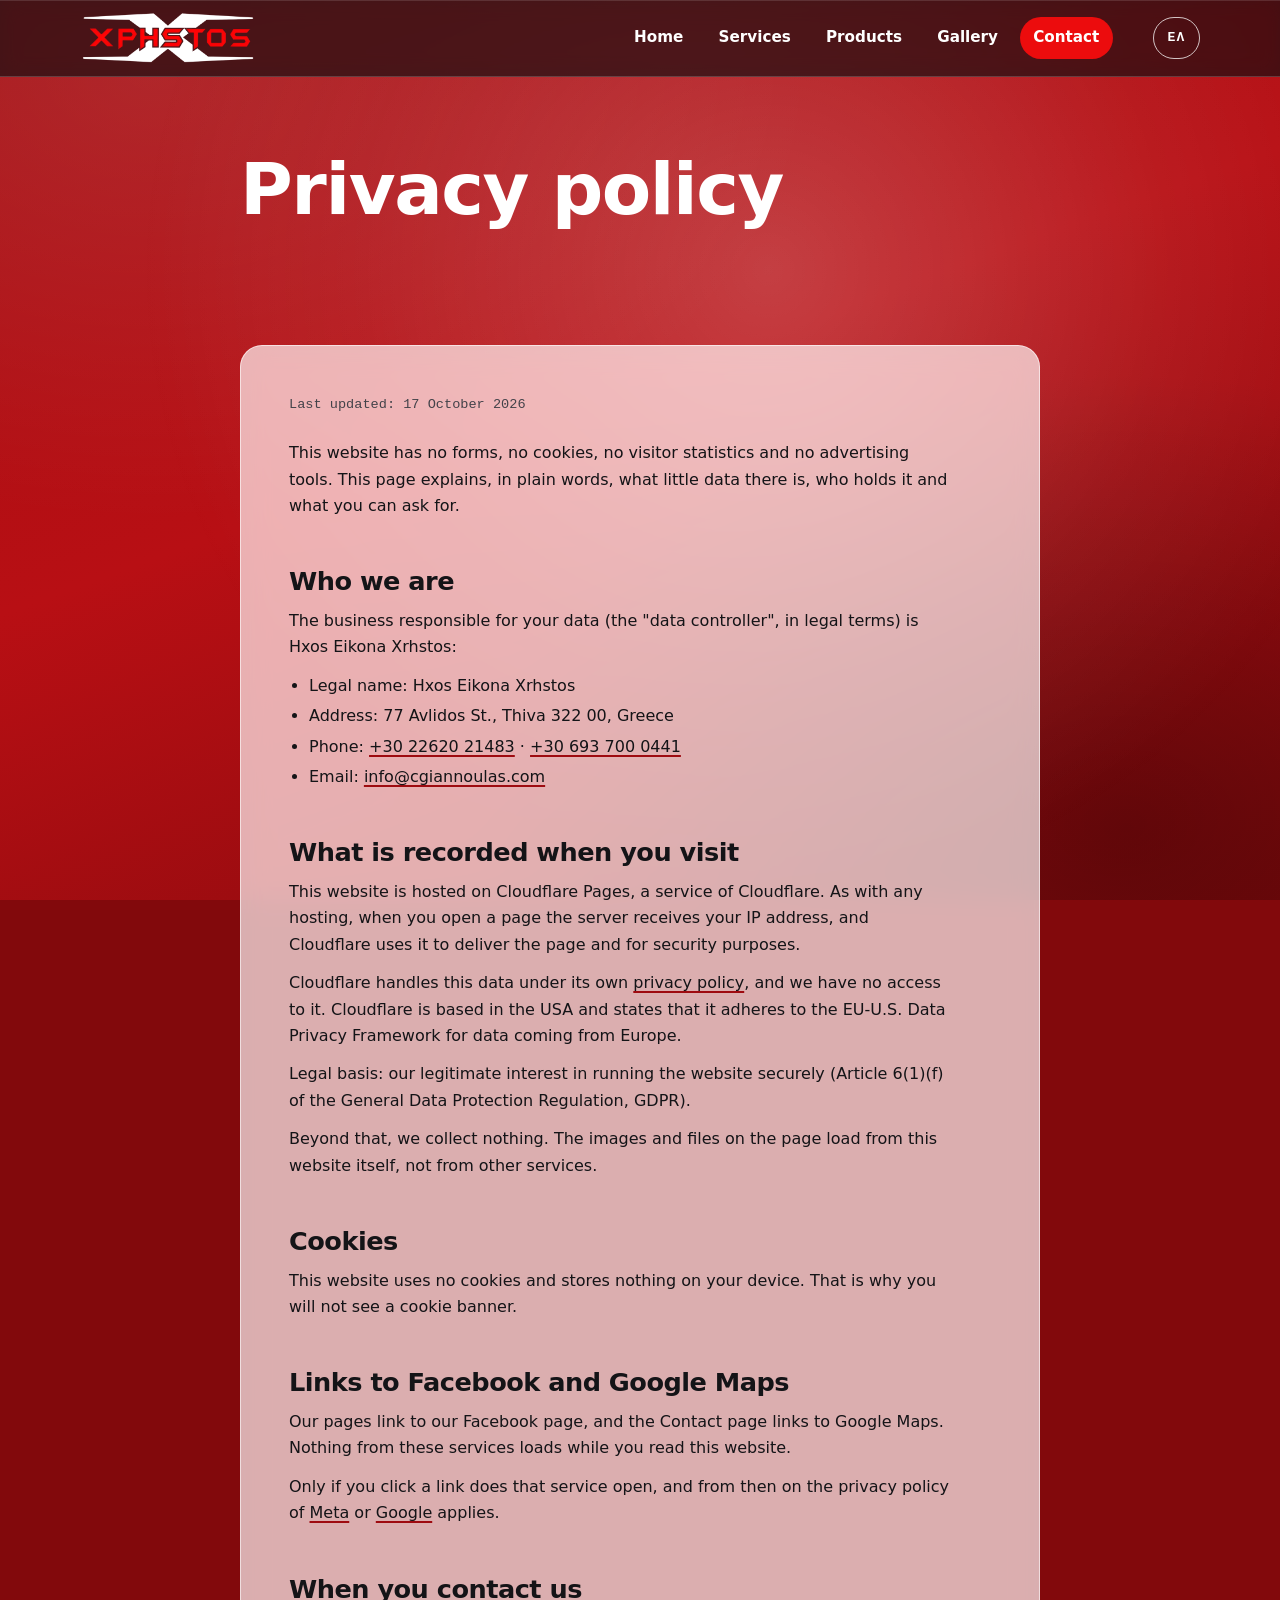
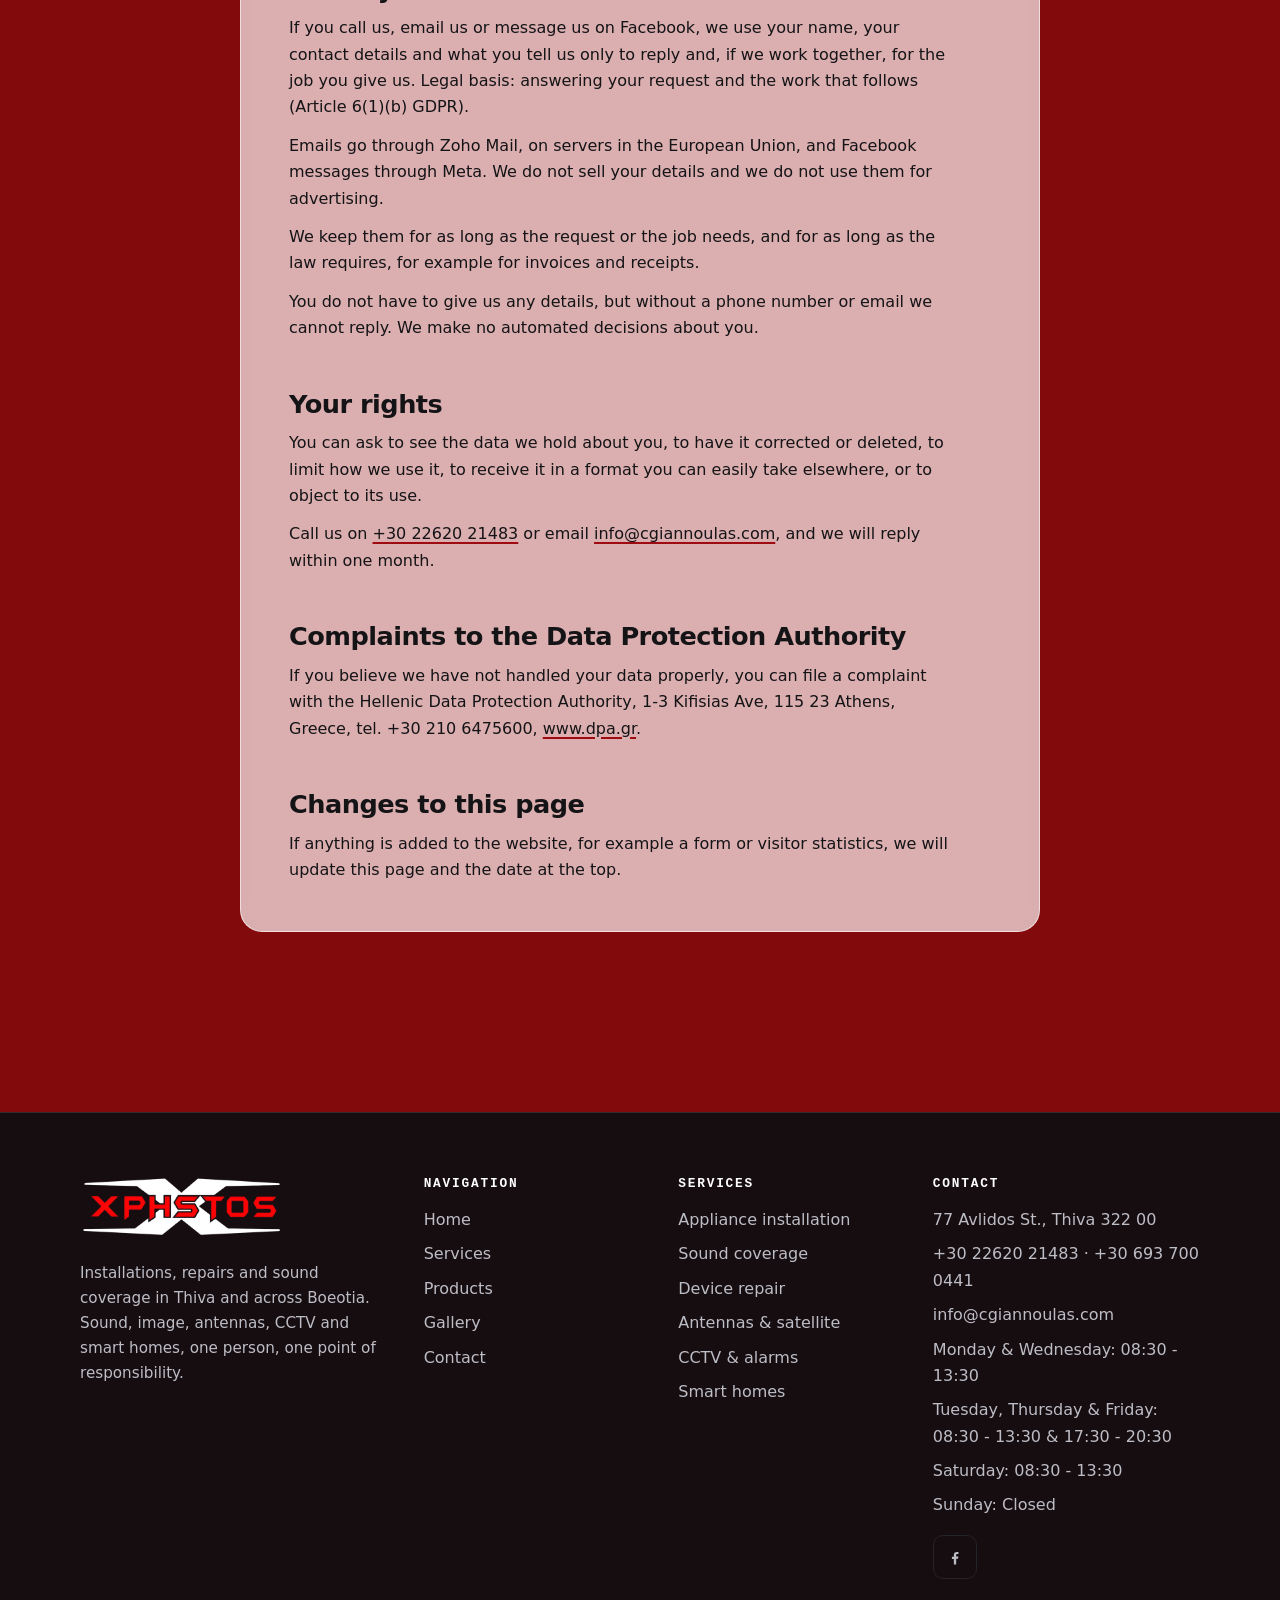
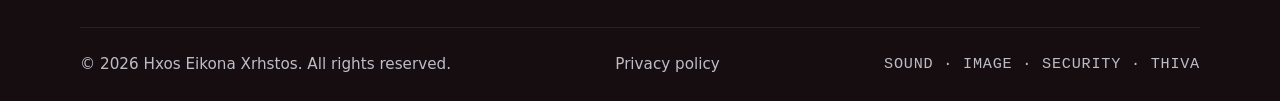
<file: en/politiki-aporritou.html>
<!DOCTYPE html>
<html lang="en">
<head>
  <meta charset="UTF-8">
  <meta name="viewport" content="width=device-width, initial-scale=1">
  <title>Privacy policy | Hxos Eikona Xrhstos, Thiva</title>
  <meta name="description" content="No forms, no cookies, no tracking tools. See what little data exists, where it goes and what you can ask us for.">
  <meta property="og:type" content="website">
  <meta property="og:locale" content="en_US">
  <meta property="og:title" content="Privacy policy | Hxos Eikona Xrhstos, Thiva">
  <meta property="og:description" content="No forms, no cookies, no tracking tools. See what little data exists, where it goes and what you can ask us for.">
  <meta property="og:image" content="https://cgiannoulas.com/assets/og-image.jpg">
  <meta property="og:image:width" content="1200">
  <meta property="og:image:height" content="630">
  <link rel="icon" type="image/png" href="../assets/favicon.png">
  <link rel="apple-touch-icon" href="../assets/apple-touch-icon.png">
  <link rel="stylesheet" href="../styles.css?v=2">
  <link rel="canonical" href="https://cgiannoulas.com/en/politiki-aporritou">
  <meta property="og:url" content="https://cgiannoulas.com/en/politiki-aporritou">
  <link rel="alternate" hreflang="el" href="https://cgiannoulas.com/politiki-aporritou">
  <link rel="alternate" hreflang="en" href="https://cgiannoulas.com/en/politiki-aporritou">
  <link rel="alternate" hreflang="x-default" href="https://cgiannoulas.com/politiki-aporritou">
</head>
<body>
  <a class="skip-link" href="#main">Skip to content</a>

  <header class="site-header">
    <div class="container header-bar">
      <a class="brand" href="index.html" aria-label="Hxos Eikona Xrhstos - Home">
        <img src="../assets/logo-white.png" alt="Logo: Eikona - Hxos Xrhstos, Thiva" width="1804" height="534">
      </a>
      <input type="checkbox" id="nav-toggle" class="nav-toggle-box" aria-label="Menu">
      <label for="nav-toggle" class="nav-toggle" aria-hidden="true">
        <svg viewBox="0 0 24 24" fill="none" stroke="currentColor" stroke-width="2.2" stroke-linecap="round" aria-hidden="true"><path d="M4 7h16"/><path d="M4 12h16"/><path d="M4 17h16"/></svg>
      </label>
      <nav class="site-nav" aria-label="Main menu">
        <ul>
          <li><a href="index.html">Home</a></li>
          <li><a href="services.html">Services</a></li>
          <li><a href="products.html">Products</a></li>
          <li><a href="gallery.html">Gallery</a></li>
          <li><a class="nav-cta" href="contact.html">Contact</a></li>
          <li class="nav-lang"><a class="lang-switch" href="../politiki-aporritou.html" lang="el" hreflang="el" aria-label="Προβολή στα Ελληνικά">ΕΛ</a></li>
        </ul>
      </nav>
    </div>
  </header>

  <main id="main">

    <section class="page-hero container" aria-labelledby="page-title">
      <h1 id="page-title" class="page-title-xl legal-col">Privacy policy</h1>
    </section>

    <div class="section container">
      <article class="tile legal legal-col" aria-labelledby="page-title">
        <p class="legal-date">Last updated: 17 October 2026</p>
        <p>This website has no forms, no cookies, no visitor statistics and no advertising tools. This page explains, in plain words, what little data there is, who holds it and what you can ask for.</p>

        <h2>Who we are</h2>
        <p>The business responsible for your data (the "data controller", in legal terms) is Hxos Eikona Xrhstos:</p>
        <ul>
          <li>Legal name: Hxos Eikona Xrhstos</li>
          <li>Address: 77 Avlidos St., Thiva 322 00, Greece</li>
          <li>Phone: <a href="tel:+302262021483">+30 22620 21483</a> · <a href="tel:+306937000441">+30 693 700 0441</a></li>
          <li>Email: <a href="mailto:info@cgiannoulas.com">info@cgiannoulas.com</a></li>
        </ul>

        <h2>What is recorded when you visit</h2>
        <p>This website is hosted on Cloudflare Pages, a service of Cloudflare. As with any hosting, when you open a page the server receives your IP address, and Cloudflare uses it to deliver the page and for security purposes.</p>
        <p>Cloudflare handles this data under its own <a href="https://www.cloudflare.com/privacypolicy/" target="_blank" rel="noopener">privacy policy</a>, and we have no access to it. Cloudflare is based in the USA and states that it adheres to the EU-U.S. Data Privacy Framework for data coming from Europe.</p>
        <p>Legal basis: our legitimate interest in running the website securely (Article 6(1)(f) of the General Data Protection Regulation, GDPR).</p>
        <p>Beyond that, we collect nothing. The images and files on the page load from this website itself, not from other services.</p>

        <h2>Cookies</h2>
        <p>This website uses no cookies and stores nothing on your device. That is why you will not see a cookie banner.</p>

        <h2>Links to Facebook and Google Maps</h2>
        <p>Our pages link to our Facebook page, and the Contact page links to Google Maps. Nothing from these services loads while you read this website.</p>
        <p>Only if you click a link does that service open, and from then on the privacy policy of <a href="https://www.facebook.com/privacy/policy/" target="_blank" rel="noopener">Meta</a> or <a href="https://policies.google.com/privacy?hl=en" target="_blank" rel="noopener">Google</a> applies.</p>

        <h2>When you contact us</h2>
        <p>If you call us, email us or message us on Facebook, we use your name, your contact details and what you tell us only to reply and, if we work together, for the job you give us. Legal basis: answering your request and the work that follows (Article 6(1)(b) GDPR).</p>
        <p>Emails go through Zoho Mail, on servers in the European Union, and Facebook messages through Meta. We do not sell your details and we do not use them for advertising.</p>
        <p>We keep them for as long as the request or the job needs, and for as long as the law requires, for example for invoices and receipts.</p>
        <p>You do not have to give us any details, but without a phone number or email we cannot reply. We make no automated decisions about you.</p>

        <h2>Your rights</h2>
        <p>You can ask to see the data we hold about you, to have it corrected or deleted, to limit how we use it, to receive it in a format you can easily take elsewhere, or to object to its use.</p>
        <p>Call us on <a href="tel:+302262021483">+30 22620 21483</a> or email <a href="mailto:info@cgiannoulas.com">info@cgiannoulas.com</a>, and we will reply within one month.</p>

        <h2>Complaints to the Data Protection Authority</h2>
        <p>If you believe we have not handled your data properly, you can file a complaint with the Hellenic Data Protection Authority, 1-3 Kifisias Ave, 115 23 Athens, Greece, tel. +30 210 6475600, <a href="https://www.dpa.gr" target="_blank" rel="noopener">www.dpa.gr</a>.</p>

        <h2>Changes to this page</h2>
        <p>If anything is added to the website, for example a form or visitor statistics, we will update this page and the date at the top.</p>
      </article>
    </div>

  </main>

  <footer class="site-footer">
    <div class="container">
      <div class="footer-grid">
        <div>
          <span class="footer-logo"><img src="../assets/logo-white.png" alt="Logo: Eikona - Hxos Xrhstos" width="1804" height="534" loading="lazy"></span>
          <p>Installations, repairs and sound coverage in Thiva and across Boeotia. Sound, image, antennas, CCTV and smart homes, one person, one point of responsibility.</p>
        </div>
        <nav aria-label="Footer navigation">
          <h4>Navigation</h4>
          <ul>
            <li><a href="index.html">Home</a></li>
            <li><a href="services.html">Services</a></li>
            <li><a href="products.html">Products</a></li>
            <li><a href="gallery.html">Gallery</a></li>
            <li><a href="contact.html">Contact</a></li>
          </ul>
        </nav>
        <nav aria-label="Footer services">
          <h4>Services</h4>
          <ul>
            <li><a href="services.html#appliance-installation">Appliance installation</a></li>
            <li><a href="services.html#sound-coverage">Sound coverage</a></li>
            <li><a href="services.html#device-repair">Device repair</a></li>
            <li><a href="services.html#antennas-satellite">Antennas &amp; satellite</a></li>
            <li><a href="services.html#cctv-alarm">CCTV &amp; alarms</a></li>
            <li><a href="services.html#smart-homes">Smart homes</a></li>
          </ul>
        </nav>
        <div>
          <h4>Contact</h4>
          <ul>
            <li>77 Avlidos St., Thiva 322 00</li>
            <li><a href="tel:+302262021483">+30 22620 21483</a> · <a href="tel:+306937000441">+30 693 700 0441</a></li>
            <li><a href="mailto:info@cgiannoulas.com">info@cgiannoulas.com</a></li>
            <li>Monday &amp; Wednesday: 08:30 - 13:30</li>
            <li>Tuesday, Thursday &amp; Friday: 08:30 - 13:30 &amp; 17:30 - 20:30</li>
            <li>Saturday: 08:30 - 13:30</li>
            <li>Sunday: Closed</li>
          </ul>
          <div class="social-row">
            <a href="https://www.facebook.com/hxosxristos/?locale=el_GR" target="_blank" rel="noopener" aria-label="Facebook">
              <svg viewBox="0 0 24 24" aria-hidden="true"><path fill="currentColor" d="M13.4 21v-6.9h2.3l.35-2.7H13.4V9.7c0-.78.22-1.31 1.34-1.31h1.43V5.97c-.25-.03-1.1-.11-2.08-.11-2.06 0-3.47 1.26-3.47 3.57v2.27H8.3v2.7h2.32V21Z"/></svg>
            </a>
          </div>
        </div>
      </div>
      <div class="footer-bottom">
        <p>© 2026 Hxos Eikona Xrhstos. All rights reserved.</p>
        <p><a href="politiki-aporritou.html" aria-current="page">Privacy policy</a></p>
        <p class="mono">SOUND · IMAGE · SECURITY · THIVA</p>
      </div>
    </div>
  </footer>

  <script src="../assets/js/glass.js" defer></script>
</body>
</html>
</file>
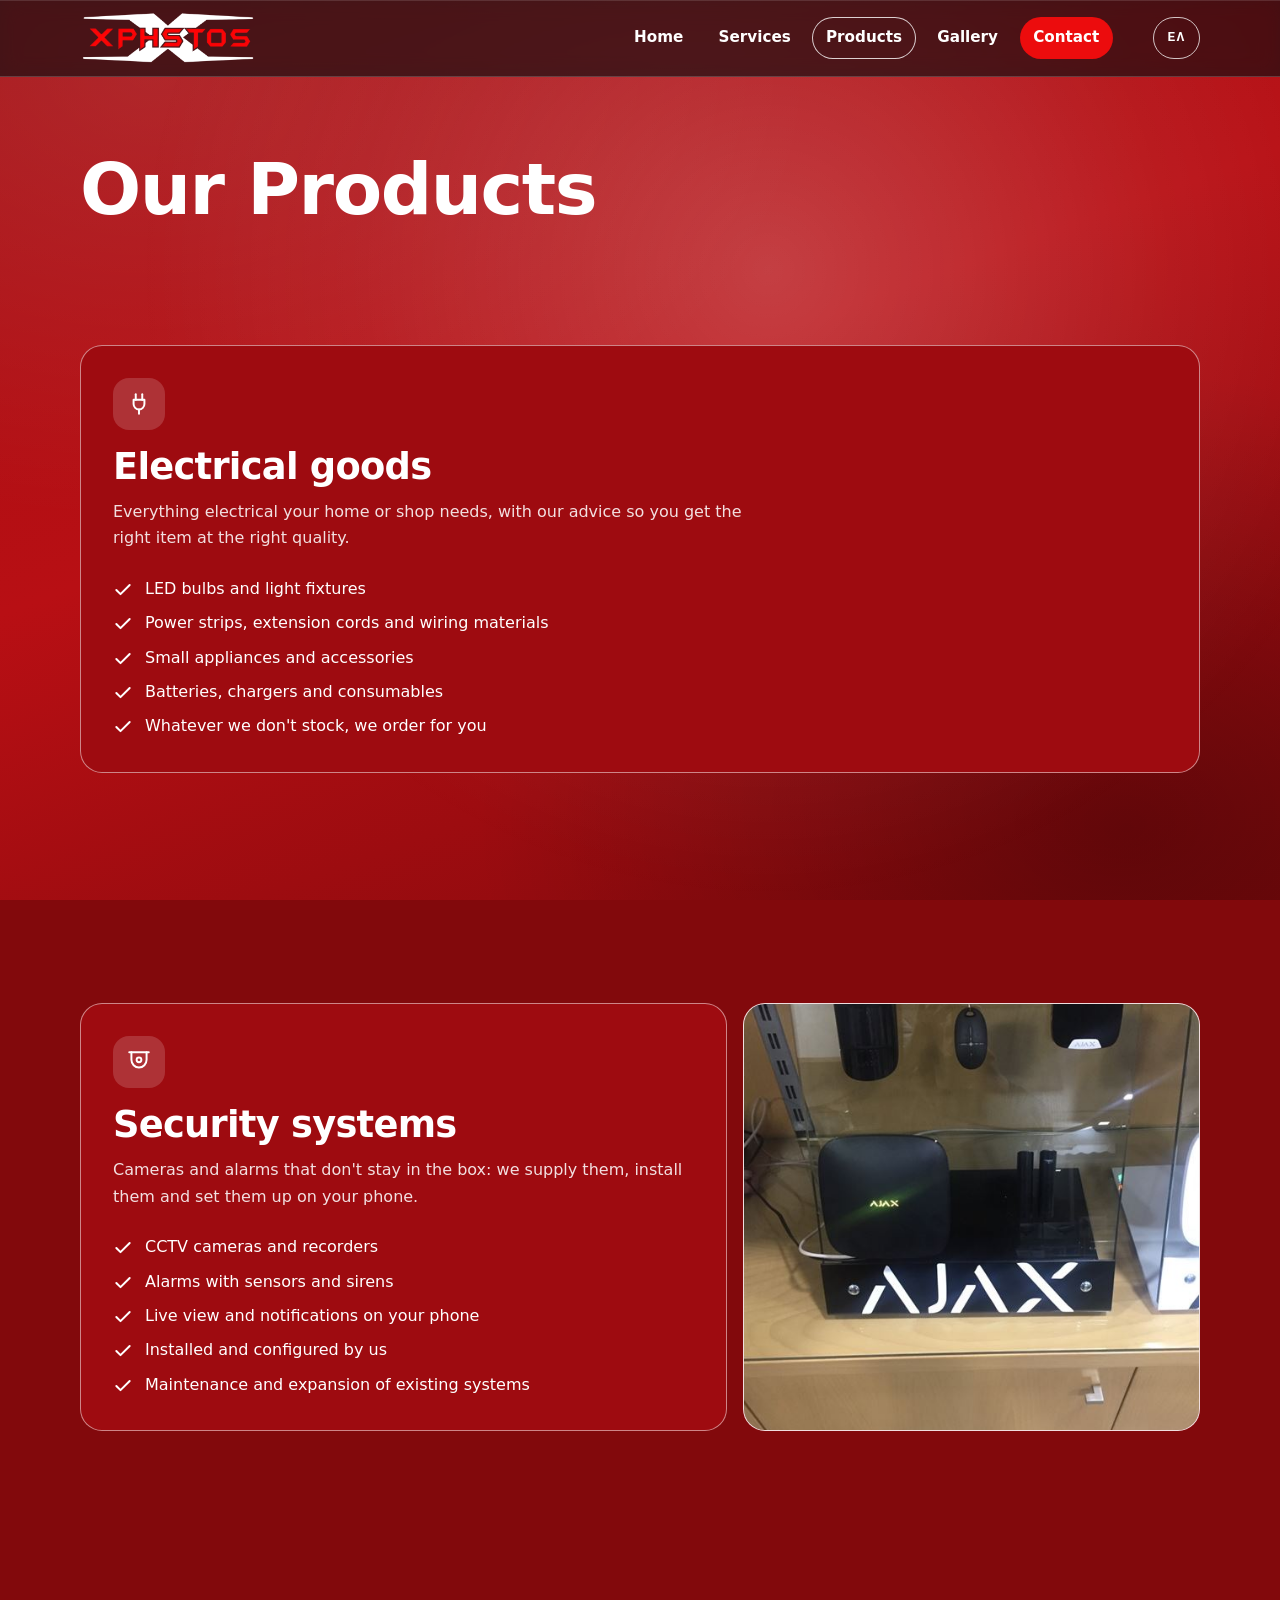
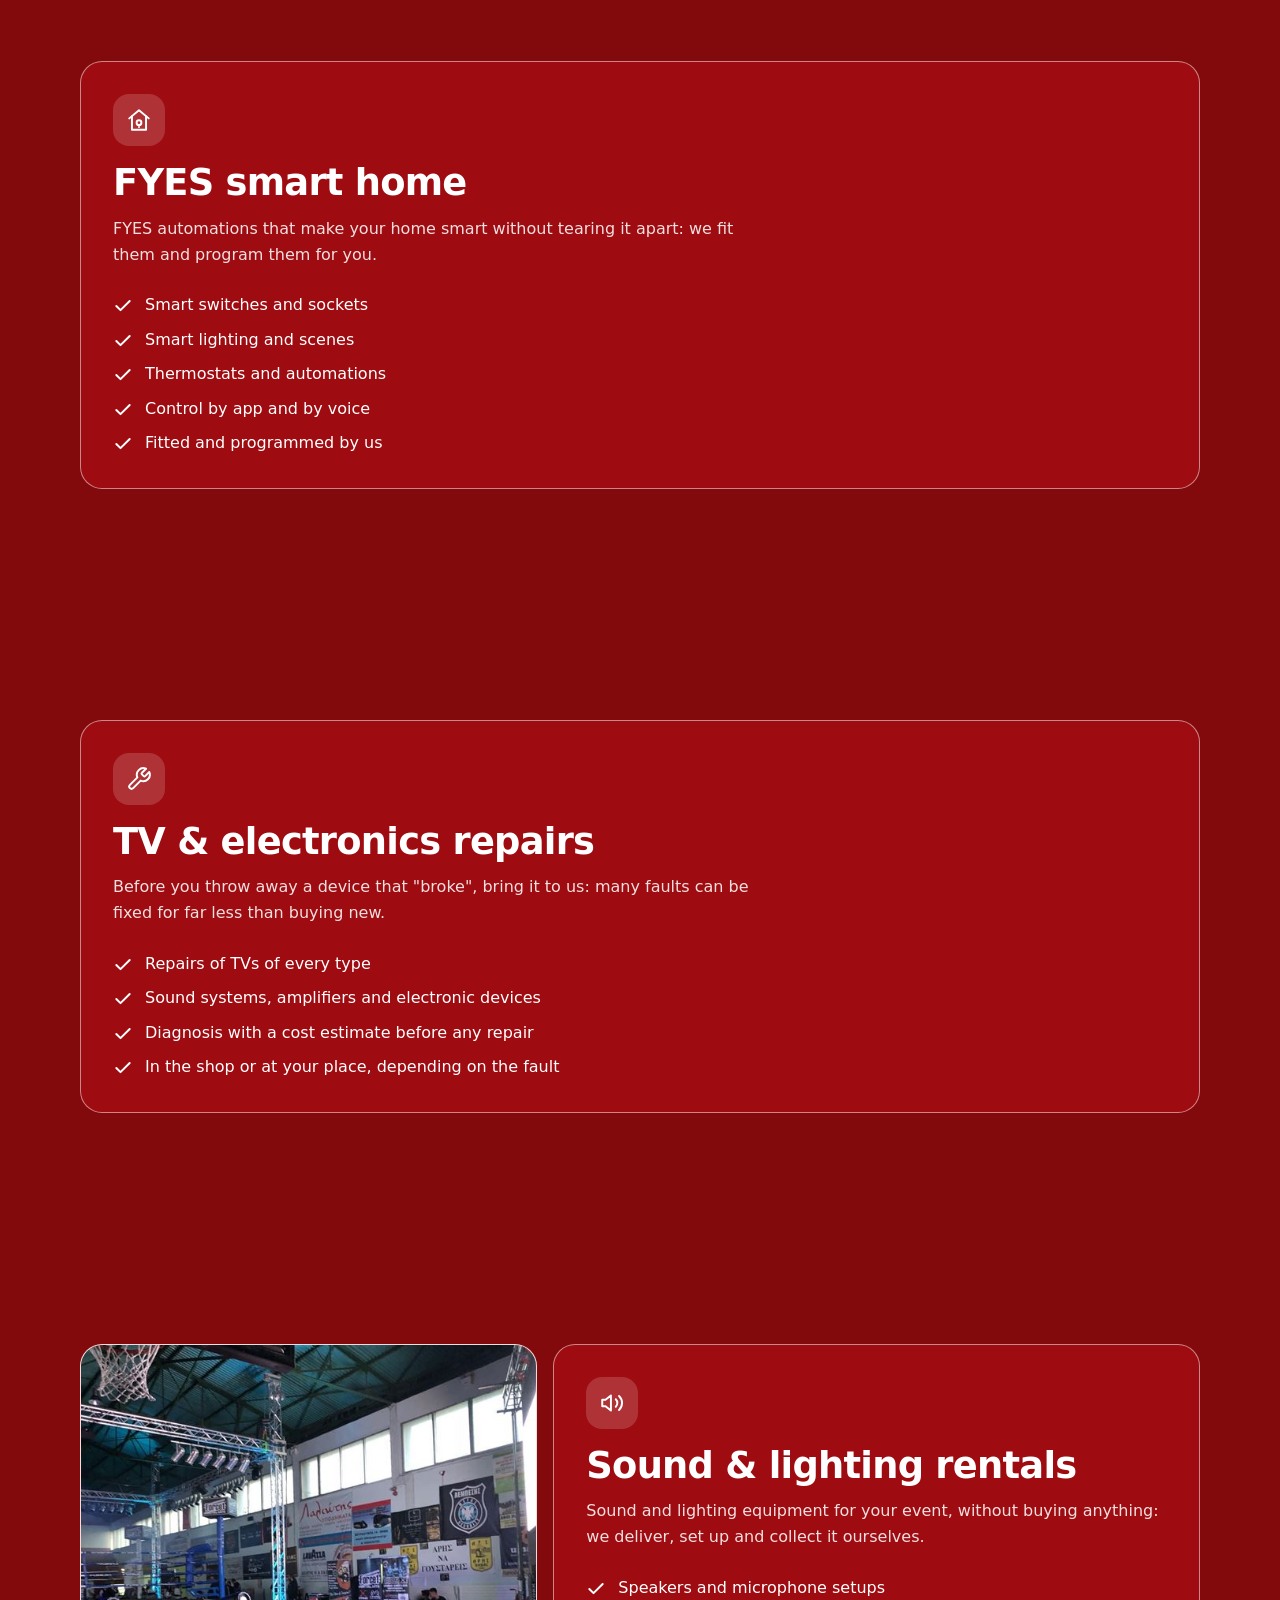
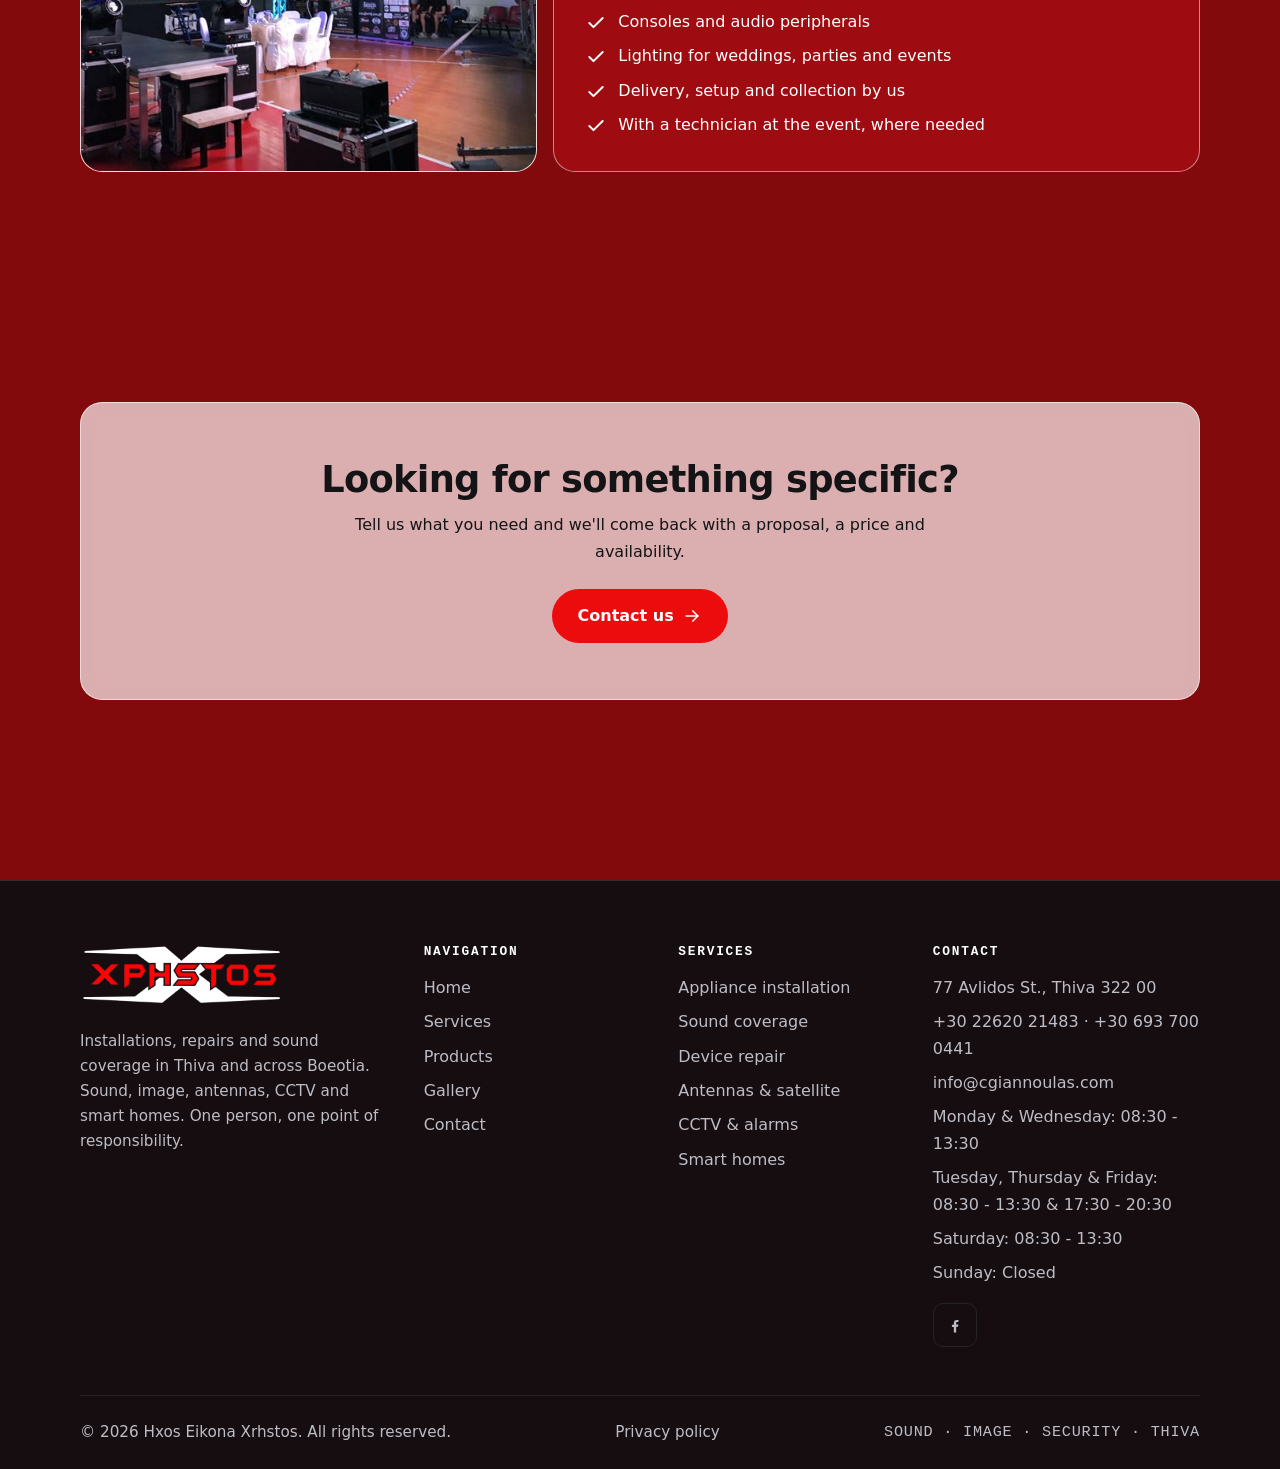
<file: en/products.html>
<!DOCTYPE html>
<html lang="en">
<head>
  <meta charset="UTF-8">
  <meta name="viewport" content="width=device-width, initial-scale=1">
  <title>Products | Electrical Goods, Security Systems, FYES Smart Home, Rentals - Hxos Eikona Xrhstos</title>
  <meta name="description" content="Electrical goods, security systems, FYES smart home, TV and electronics repairs, sound and lighting equipment rentals. 77 Avlidos St., Thiva 322 00, Greece. Tel: +30 22620 21483.">
  <meta name="keywords" content="electrical goods Thiva, security systems, cctv alarm, FYES smart home, tv repairs, electronics repairs, sound equipment rental, lighting rental, Thiva, Boeotia, Greece">
  <meta property="og:type" content="website">
  <meta property="og:locale" content="en_US">
  <meta property="og:title" content="Products - Hxos Eikona Xrhstos, Thiva">
  <meta property="og:description" content="Electrical goods, security systems, FYES smart home, repairs and sound &amp; lighting rentals.">
  <meta property="og:image" content="https://cgiannoulas.com/assets/og-image.jpg">
  <meta property="og:image:width" content="1200">
  <meta property="og:image:height" content="630">
  <link rel="icon" type="image/png" href="../assets/favicon.png">
  <link rel="apple-touch-icon" href="../assets/apple-touch-icon.png">
  <link rel="stylesheet" href="../styles.css?v=2">
  <link rel="canonical" href="https://cgiannoulas.com/en/products">
  <meta property="og:url" content="https://cgiannoulas.com/en/products">
  <link rel="alternate" hreflang="el" href="https://cgiannoulas.com/products">
  <link rel="alternate" hreflang="en" href="https://cgiannoulas.com/en/products">
  <link rel="alternate" hreflang="x-default" href="https://cgiannoulas.com/products">
  <script type="application/ld+json">
  {
    "@context": "https://schema.org",
    "@type": "WebPage",
    "name": "Products - Hxos Eikona Xrhstos",
    "inLanguage": "en",
    "mainEntity": {
      "@type": "ItemList",
      "name": "Product categories",
      "itemListElement": [
        { "@type": "ListItem", "position": 1, "name": "Electrical goods" },
        { "@type": "ListItem", "position": 2, "name": "Security systems" },
        { "@type": "ListItem", "position": 3, "name": "FYES smart home" },
        { "@type": "ListItem", "position": 4, "name": "TV and electronics repairs" },
        { "@type": "ListItem", "position": 5, "name": "Sound and lighting rentals" }
      ]
    }
  }
  </script>
</head>
<body>
  <a class="skip-link" href="#main">Skip to content</a>

  <header class="site-header">
    <div class="container header-bar">
      <a class="brand" href="index.html" aria-label="Hxos Eikona Xrhstos - Home">
        <img src="../assets/logo-white.png" alt="Logo: Eikona - Hxos Xrhstos, Thiva" width="1804" height="534">
      </a>
      <input type="checkbox" id="nav-toggle" class="nav-toggle-box" aria-label="Menu">
      <label for="nav-toggle" class="nav-toggle" aria-hidden="true">
        <svg viewBox="0 0 24 24" fill="none" stroke="currentColor" stroke-width="2.2" stroke-linecap="round" aria-hidden="true"><path d="M4 7h16"/><path d="M4 12h16"/><path d="M4 17h16"/></svg>
      </label>
      <nav class="site-nav" aria-label="Main menu">
        <ul>
          <li><a href="index.html">Home</a></li>
          <li><a href="services.html">Services</a></li>
          <li><a href="products.html" aria-current="page">Products</a></li>
          <li><a href="gallery.html">Gallery</a></li>
          <li><a class="nav-cta" href="contact.html">Contact</a></li>
          <li class="nav-lang"><a class="lang-switch" href="../products.html" lang="el" hreflang="el" aria-label="Προβολή στα Ελληνικά">ΕΛ</a></li>
        </ul>
      </nav>
    </div>
  </header>

  <main id="main">

    <!-- ===== PAGE TITLE ===== -->
    <section class="page-hero container" aria-labelledby="page-title">
      <h1 id="page-title" class="page-title-xl">Our Products</h1>
    </section>

    <!-- ===== 1. ELECTRICAL GOODS ===== -->
    <section id="electrical-goods" class="section container" aria-labelledby="p1-title">
      <div class="bento">
        <div class="tile tile-red d12">
          <span class="icon-box" aria-hidden="true">
            <svg viewBox="0 0 24 24" fill="none" stroke="currentColor" stroke-width="1.8" stroke-linecap="round" stroke-linejoin="round"><path d="M9 3v5"/><path d="M15 3v5"/><path d="M7 8h10v4a5 5 0 0 1-10 0z"/><path d="M12 17v4"/></svg>
          </span>
          <h2 id="p1-title">Electrical goods</h2>
          <p class="muted">Everything electrical your home or shop needs, with our advice so you get the right item at the right quality.</p>
          <ul class="list-check mt-5">
            <li><svg viewBox="0 0 24 24" fill="none" stroke="currentColor" stroke-width="2.4" stroke-linecap="round" stroke-linejoin="round" aria-hidden="true"><path d="M20 6 9 17l-5-5"/></svg><span>LED bulbs and light fixtures</span></li>
            <li><svg viewBox="0 0 24 24" fill="none" stroke="currentColor" stroke-width="2.4" stroke-linecap="round" stroke-linejoin="round" aria-hidden="true"><path d="M20 6 9 17l-5-5"/></svg><span>Power strips, extension cords and wiring materials</span></li>
            <li><svg viewBox="0 0 24 24" fill="none" stroke="currentColor" stroke-width="2.4" stroke-linecap="round" stroke-linejoin="round" aria-hidden="true"><path d="M20 6 9 17l-5-5"/></svg><span>Small appliances and accessories</span></li>
            <li><svg viewBox="0 0 24 24" fill="none" stroke="currentColor" stroke-width="2.4" stroke-linecap="round" stroke-linejoin="round" aria-hidden="true"><path d="M20 6 9 17l-5-5"/></svg><span>Batteries, chargers and consumables</span></li>
            <li><svg viewBox="0 0 24 24" fill="none" stroke="currentColor" stroke-width="2.4" stroke-linecap="round" stroke-linejoin="round" aria-hidden="true"><path d="M20 6 9 17l-5-5"/></svg><span>Whatever we don't stock, we order for you</span></li>
          </ul>
        </div>
      </div>
    </section>

    <!-- ===== 2. SECURITY SYSTEMS ===== -->
    <section id="security-systems" class="section container" aria-labelledby="p2-title">
      <div class="bento merge-media">
        <div class="tile tile-red d7">
          <span class="icon-box" aria-hidden="true">
            <svg viewBox="0 0 24 24" fill="none" stroke="currentColor" stroke-width="1.8" stroke-linecap="round" stroke-linejoin="round"><path d="M3 3h18"/><path d="M5 3v7a7 7 0 0 0 14 0V3"/><circle cx="12" cy="10" r="2.2"/></svg>
          </span>
          <h2 id="p2-title">Security systems</h2>
          <p class="muted">Cameras and alarms that don't stay in the box: we supply them, install them and set them up on your phone.</p>
          <ul class="list-check mt-5">
            <li><svg viewBox="0 0 24 24" fill="none" stroke="currentColor" stroke-width="2.4" stroke-linecap="round" stroke-linejoin="round" aria-hidden="true"><path d="M20 6 9 17l-5-5"/></svg><span>CCTV cameras and recorders</span></li>
            <li><svg viewBox="0 0 24 24" fill="none" stroke="currentColor" stroke-width="2.4" stroke-linecap="round" stroke-linejoin="round" aria-hidden="true"><path d="M20 6 9 17l-5-5"/></svg><span>Alarms with sensors and sirens</span></li>
            <li><svg viewBox="0 0 24 24" fill="none" stroke="currentColor" stroke-width="2.4" stroke-linecap="round" stroke-linejoin="round" aria-hidden="true"><path d="M20 6 9 17l-5-5"/></svg><span>Live view and notifications on your phone</span></li>
            <li><svg viewBox="0 0 24 24" fill="none" stroke="currentColor" stroke-width="2.4" stroke-linecap="round" stroke-linejoin="round" aria-hidden="true"><path d="M20 6 9 17l-5-5"/></svg><span>Installed and configured by us</span></li>
            <li><svg viewBox="0 0 24 24" fill="none" stroke="currentColor" stroke-width="2.4" stroke-linecap="round" stroke-linejoin="round" aria-hidden="true"><path d="M20 6 9 17l-5-5"/></svg><span>Maintenance and expansion of existing systems</span></li>
          </ul>
        </div>
        <div class="tile tile-img d5">
          <img src="../assets/photos/thumbs/IMG_2580.jpg" srcset="../assets/photos/thumbs/sm/IMG_2580.jpg 360w, ../assets/photos/thumbs/IMG_2580.jpg 720w, ../assets/photos/IMG_2580.JPEG 1200w" sizes="(min-width: 1000px) 480px, calc(100vw - 2rem)" alt="Ajax alarm system in black in our store" width="540" height="720" loading="lazy" decoding="async">
        </div>
      </div>
    </section>

    <!-- ===== 3. FYES SMART HOME ===== -->
    <section id="fyes-smart-home" class="section container" aria-labelledby="p3-title">
      <div class="bento">
        <div class="tile tile-red d12">
          <span class="icon-box" aria-hidden="true">
            <svg viewBox="0 0 24 24" fill="none" stroke="currentColor" stroke-width="1.8" stroke-linecap="round" stroke-linejoin="round"><path d="m3 10.5 9-7.5 9 7.5"/><path d="M5.5 8.5V21h13V8.5"/><circle cx="12" cy="14.5" r="2.2"/><path d="M12 18.5v.01"/></svg>
          </span>
          <h2 id="p3-title">FYES smart home</h2>
          <p class="muted">FYES automations that make your home smart without tearing it apart: we fit them and program them for you.</p>
          <ul class="list-check mt-5">
            <li><svg viewBox="0 0 24 24" fill="none" stroke="currentColor" stroke-width="2.4" stroke-linecap="round" stroke-linejoin="round" aria-hidden="true"><path d="M20 6 9 17l-5-5"/></svg><span>Smart switches and sockets</span></li>
            <li><svg viewBox="0 0 24 24" fill="none" stroke="currentColor" stroke-width="2.4" stroke-linecap="round" stroke-linejoin="round" aria-hidden="true"><path d="M20 6 9 17l-5-5"/></svg><span>Smart lighting and scenes</span></li>
            <li><svg viewBox="0 0 24 24" fill="none" stroke="currentColor" stroke-width="2.4" stroke-linecap="round" stroke-linejoin="round" aria-hidden="true"><path d="M20 6 9 17l-5-5"/></svg><span>Thermostats and automations</span></li>
            <li><svg viewBox="0 0 24 24" fill="none" stroke="currentColor" stroke-width="2.4" stroke-linecap="round" stroke-linejoin="round" aria-hidden="true"><path d="M20 6 9 17l-5-5"/></svg><span>Control by app and by voice</span></li>
            <li><svg viewBox="0 0 24 24" fill="none" stroke="currentColor" stroke-width="2.4" stroke-linecap="round" stroke-linejoin="round" aria-hidden="true"><path d="M20 6 9 17l-5-5"/></svg><span>Fitted and programmed by us</span></li>
          </ul>
        </div>
      </div>
    </section>

    <!-- ===== 4. REPAIRS ===== -->
    <section id="repairs" class="section container" aria-labelledby="p4-title">
      <div class="bento">
        <div class="tile tile-red d12">
          <span class="icon-box" aria-hidden="true">
            <svg viewBox="0 0 24 24" fill="none" stroke="currentColor" stroke-width="1.8" stroke-linecap="round" stroke-linejoin="round"><path d="M14.7 6.3a1 1 0 0 0 0 1.4l1.6 1.6a1 1 0 0 0 1.4 0l3.77-3.77a6 6 0 0 1-7.94 7.94l-6.91 6.91a2.12 2.12 0 0 1-3-3l6.91-6.91a6 6 0 0 1 7.94-7.94l-3.76 3.76z"/></svg>
          </span>
          <h2 id="p4-title">TV &amp; electronics repairs</h2>
          <p class="muted">Before you throw away a device that "broke", bring it to us: many faults can be fixed for far less than buying new.</p>
          <ul class="list-check mt-5">
            <li><svg viewBox="0 0 24 24" fill="none" stroke="currentColor" stroke-width="2.4" stroke-linecap="round" stroke-linejoin="round" aria-hidden="true"><path d="M20 6 9 17l-5-5"/></svg><span>Repairs of TVs of every type</span></li>
            <li><svg viewBox="0 0 24 24" fill="none" stroke="currentColor" stroke-width="2.4" stroke-linecap="round" stroke-linejoin="round" aria-hidden="true"><path d="M20 6 9 17l-5-5"/></svg><span>Sound systems, amplifiers and electronic devices</span></li>
            <li><svg viewBox="0 0 24 24" fill="none" stroke="currentColor" stroke-width="2.4" stroke-linecap="round" stroke-linejoin="round" aria-hidden="true"><path d="M20 6 9 17l-5-5"/></svg><span>Diagnosis with a cost estimate before any repair</span></li>
            <li><svg viewBox="0 0 24 24" fill="none" stroke="currentColor" stroke-width="2.4" stroke-linecap="round" stroke-linejoin="round" aria-hidden="true"><path d="M20 6 9 17l-5-5"/></svg><span>In the shop or at your place, depending on the fault</span></li>
          </ul>
        </div>
      </div>
    </section>

    <!-- ===== 5. RENTALS ===== -->
    <section id="rentals" class="section container" aria-labelledby="p5-title">
      <div class="bento merge-media">
        <div class="tile tile-img d5">
          <img src="../assets/photos/thumbs/IMG_2578.jpg" srcset="../assets/photos/thumbs/sm/IMG_2578.jpg 360w, ../assets/photos/thumbs/IMG_2578.jpg 720w, ../assets/photos/IMG_2578.JPEG 1600w" sizes="(min-width: 1000px) 480px, calc(100vw - 2rem)" alt="Moving head lights next to the boxing ring" width="720" height="540" loading="lazy" decoding="async">
        </div>
        <div class="tile tile-red d7">
          <span class="icon-box" aria-hidden="true">
            <svg viewBox="0 0 24 24" fill="none" stroke="currentColor" stroke-width="1.8" stroke-linecap="round" stroke-linejoin="round"><path d="M11 5 6 9H3v6h3l5 4z"/><path d="M15.5 8.5a5 5 0 0 1 0 7"/><path d="M18.5 5.5a9 9 0 0 1 0 13"/></svg>
          </span>
          <h2 id="p5-title">Sound &amp; lighting rentals</h2>
          <p class="muted">Sound and lighting equipment for your event, without buying anything: we deliver, set up and collect it ourselves.</p>
          <ul class="list-check mt-5">
            <li><svg viewBox="0 0 24 24" fill="none" stroke="currentColor" stroke-width="2.4" stroke-linecap="round" stroke-linejoin="round" aria-hidden="true"><path d="M20 6 9 17l-5-5"/></svg><span>Speakers and microphone setups</span></li>
            <li><svg viewBox="0 0 24 24" fill="none" stroke="currentColor" stroke-width="2.4" stroke-linecap="round" stroke-linejoin="round" aria-hidden="true"><path d="M20 6 9 17l-5-5"/></svg><span>Consoles and audio peripherals</span></li>
            <li><svg viewBox="0 0 24 24" fill="none" stroke="currentColor" stroke-width="2.4" stroke-linecap="round" stroke-linejoin="round" aria-hidden="true"><path d="M20 6 9 17l-5-5"/></svg><span>Lighting for weddings, parties and events</span></li>
            <li><svg viewBox="0 0 24 24" fill="none" stroke="currentColor" stroke-width="2.4" stroke-linecap="round" stroke-linejoin="round" aria-hidden="true"><path d="M20 6 9 17l-5-5"/></svg><span>Delivery, setup and collection by us</span></li>
            <li><svg viewBox="0 0 24 24" fill="none" stroke="currentColor" stroke-width="2.4" stroke-linecap="round" stroke-linejoin="round" aria-hidden="true"><path d="M20 6 9 17l-5-5"/></svg><span>With a technician at the event, where needed</span></li>
          </ul>
        </div>
      </div>
    </section>

    <!-- ===== CTA ===== -->
    <section class="section container" aria-labelledby="cta-title">
      <div class="tile cta-band">
        <h2 id="cta-title">Looking for something specific?</h2>
        <p>Tell us what you need and we'll come back with a proposal, a price and availability.</p>
        <div class="btn-row">
          <a class="btn" href="contact.html">Contact us
            <svg viewBox="0 0 24 24" fill="none" stroke="currentColor" stroke-width="2" stroke-linecap="round" stroke-linejoin="round" aria-hidden="true"><path d="M5 12h14"/><path d="m13 6 6 6-6 6"/></svg>
          </a>
        </div>
      </div>
    </section>

  </main>

  <footer class="site-footer">
    <div class="container">
      <div class="footer-grid">
        <div>
          <span class="footer-logo"><img src="../assets/logo-white.png" alt="Logo: Eikona - Hxos Xrhstos" width="1804" height="534" loading="lazy"></span>
          <p>Installations, repairs and sound coverage in Thiva and across Boeotia. Sound, image, antennas, CCTV and smart homes. One person, one point of responsibility.</p>
        </div>
        <nav aria-label="Footer navigation">
          <h4>Navigation</h4>
          <ul>
            <li><a href="index.html">Home</a></li>
            <li><a href="services.html">Services</a></li>
            <li><a href="products.html">Products</a></li>
            <li><a href="gallery.html">Gallery</a></li>
            <li><a href="contact.html">Contact</a></li>
          </ul>
        </nav>
        <nav aria-label="Footer services">
          <h4>Services</h4>
          <ul>
            <li><a href="services.html#appliance-installation">Appliance installation</a></li>
            <li><a href="services.html#sound-coverage">Sound coverage</a></li>
            <li><a href="services.html#device-repair">Device repair</a></li>
            <li><a href="services.html#antennas-satellite">Antennas &amp; satellite</a></li>
            <li><a href="services.html#cctv-alarm">CCTV &amp; alarms</a></li>
            <li><a href="services.html#smart-homes">Smart homes</a></li>
          </ul>
        </nav>
        <div>
          <h4>Contact</h4>
          <ul>
            <li>77 Avlidos St., Thiva 322 00</li>
            <li><a href="tel:+302262021483">+30 22620 21483</a> · <a href="tel:+306937000441">+30 693 700 0441</a></li>
            <li><a href="mailto:info@cgiannoulas.com">info@cgiannoulas.com</a></li>
            <li>Monday &amp; Wednesday: 08:30 - 13:30</li>
            <li>Tuesday, Thursday &amp; Friday: 08:30 - 13:30 &amp; 17:30 - 20:30</li>
            <li>Saturday: 08:30 - 13:30</li>
            <li>Sunday: Closed</li>
          </ul>
          <div class="social-row">
            <a href="https://www.facebook.com/hxosxristos/?locale=el_GR" target="_blank" rel="noopener" aria-label="Facebook">
              <svg viewBox="0 0 24 24" aria-hidden="true"><path fill="currentColor" d="M13.4 21v-6.9h2.3l.35-2.7H13.4V9.7c0-.78.22-1.31 1.34-1.31h1.43V5.97c-.25-.03-1.1-.11-2.08-.11-2.06 0-3.47 1.26-3.47 3.57v2.27H8.3v2.7h2.32V21Z"/></svg>
            </a>
          </div>
        </div>
      </div>
      <div class="footer-bottom">
        <p>© 2026 Hxos Eikona Xrhstos. All rights reserved.</p>
        <p><a href="politiki-aporritou.html">Privacy policy</a></p>
        <p class="mono">SOUND · IMAGE · SECURITY · THIVA</p>
      </div>
    </div>
  </footer>

  <script src="../assets/js/glass.js" defer></script>
</body>
</html>
</file>
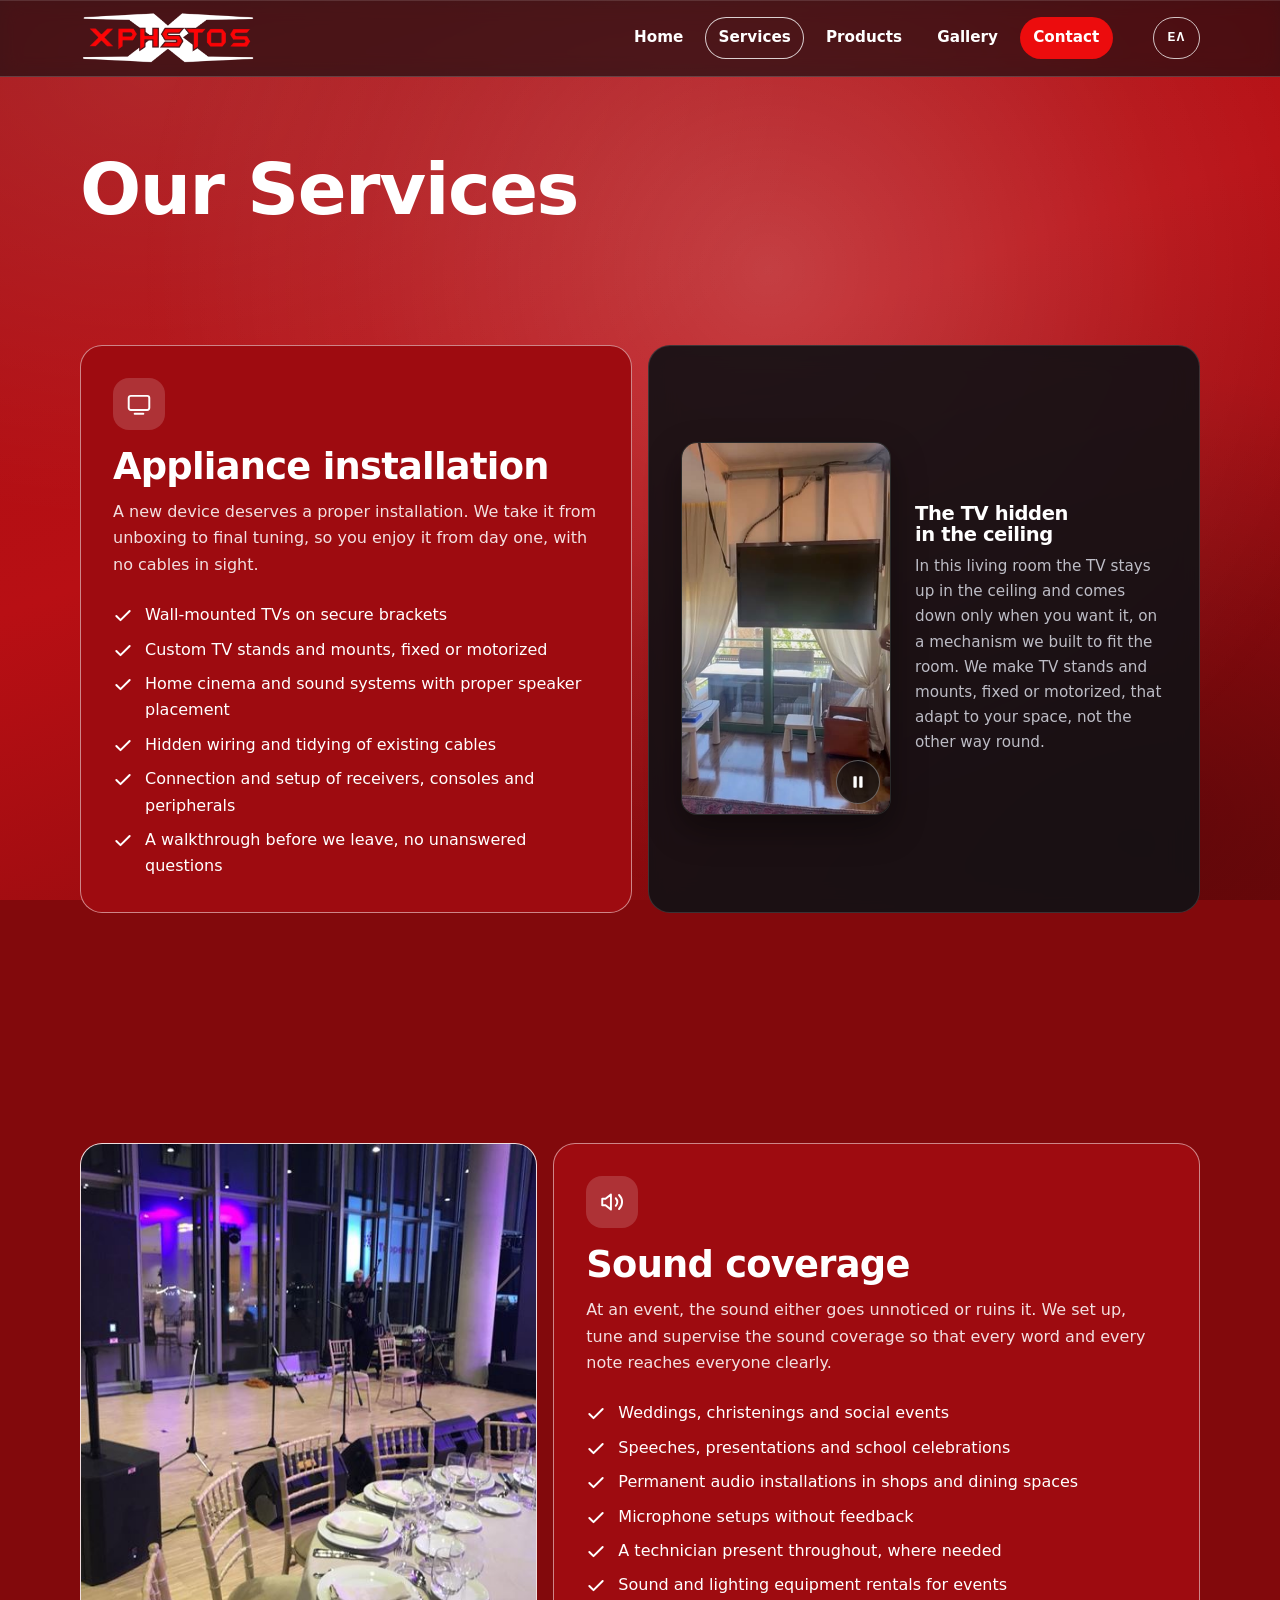
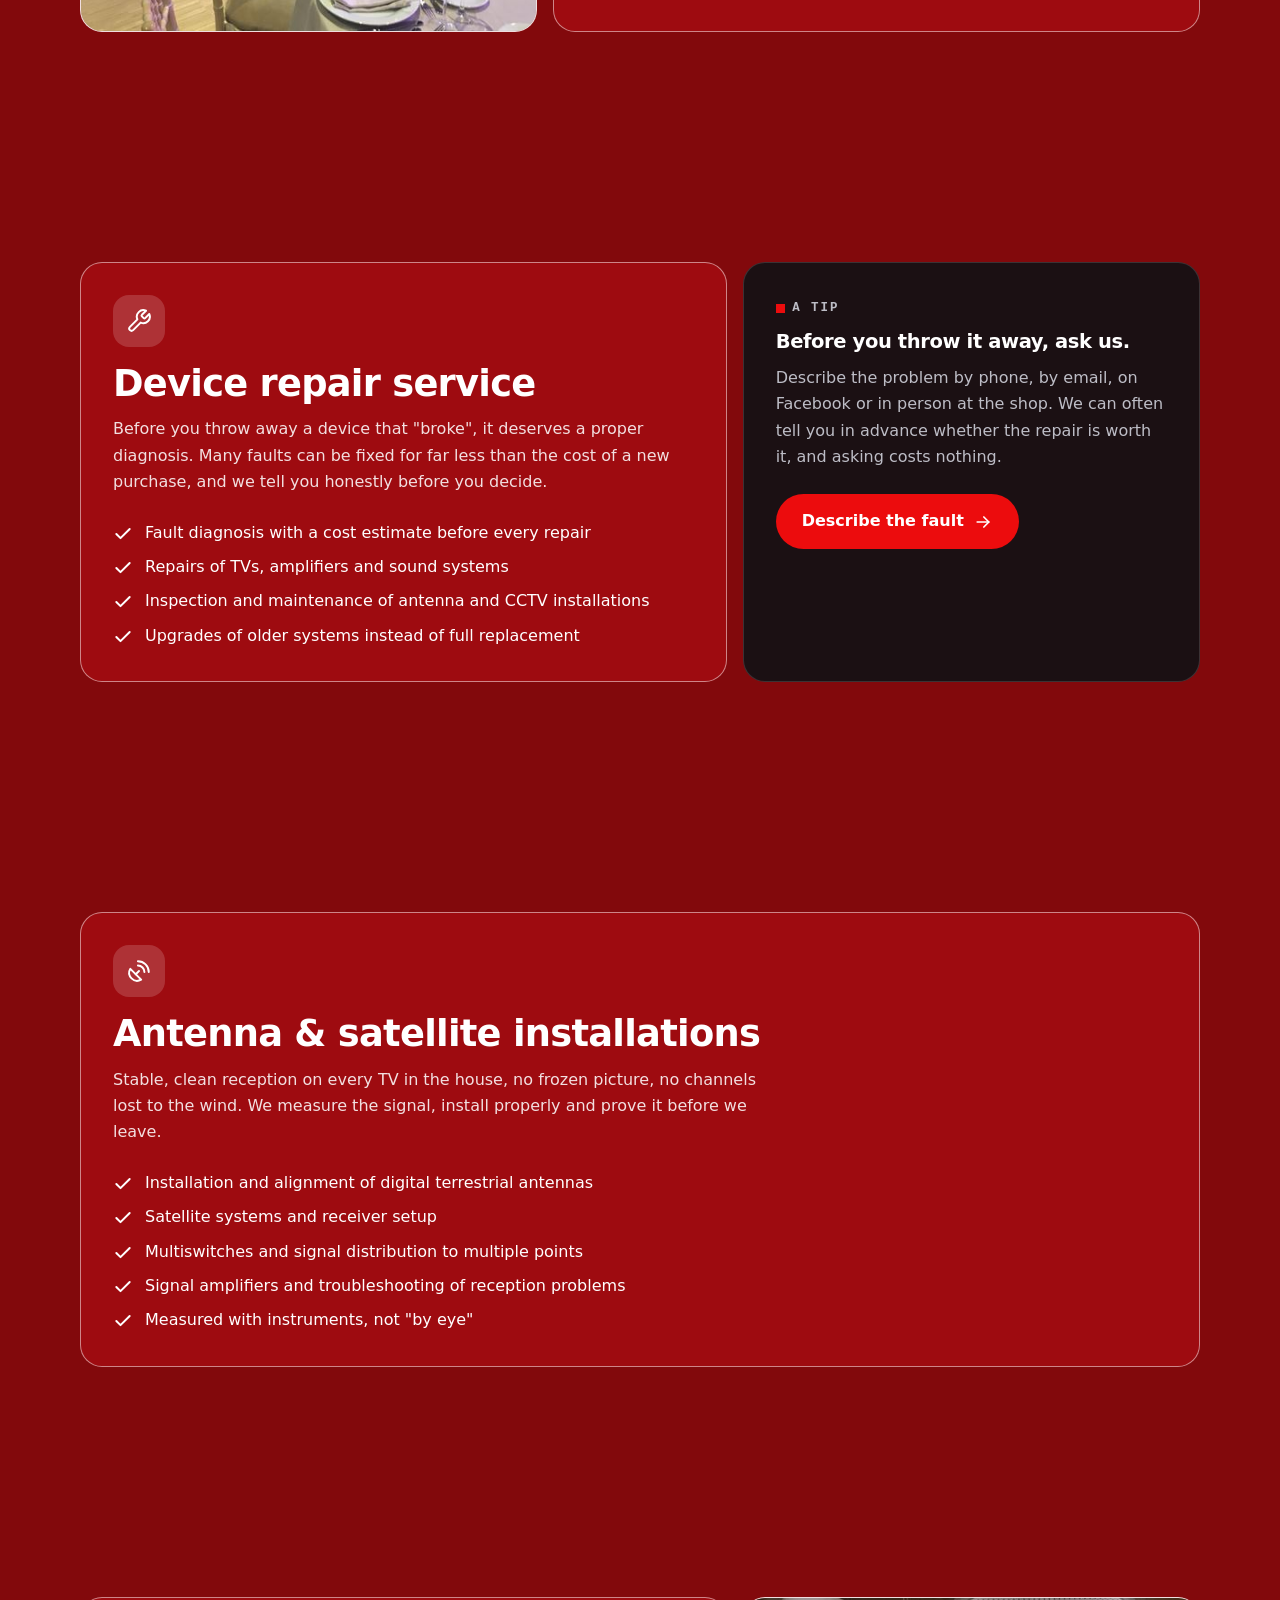
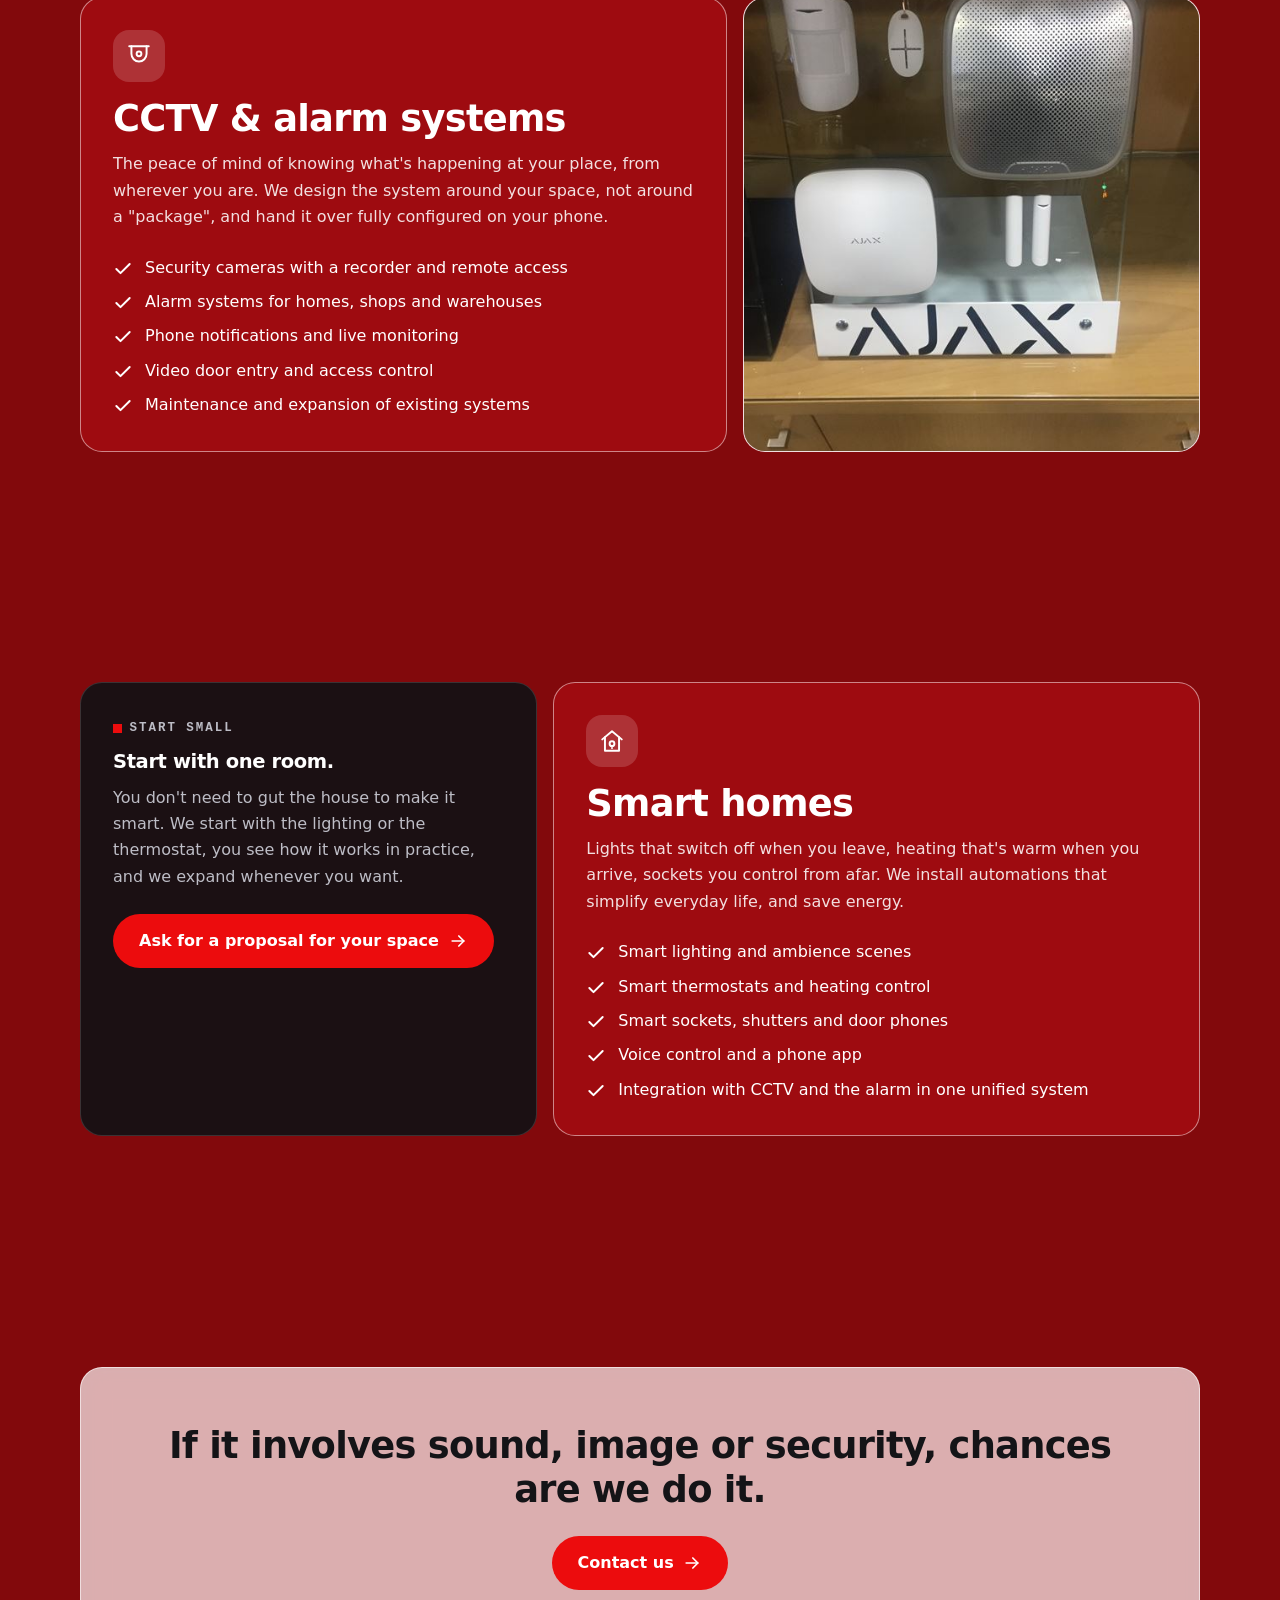
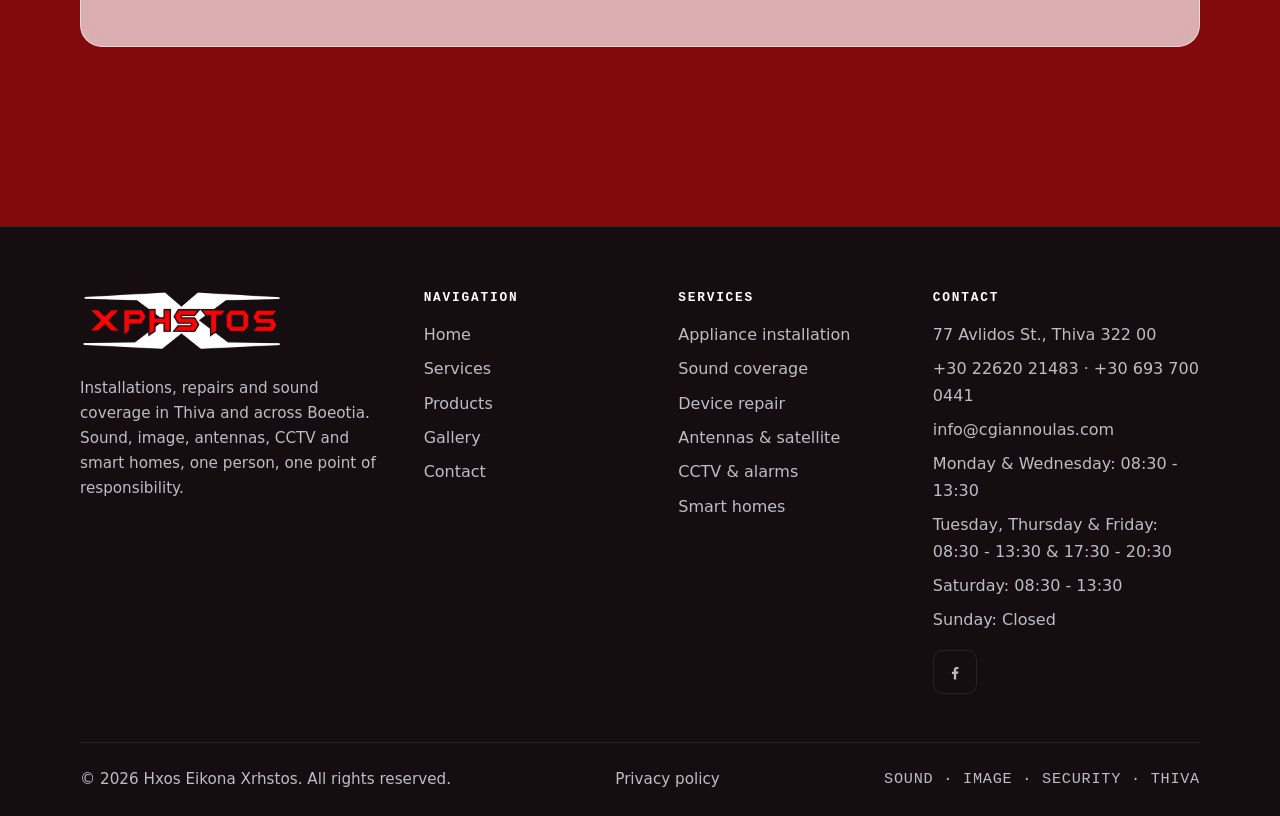
<file: en/services.html>
<!DOCTYPE html>
<html lang="en">
<head>
  <meta charset="UTF-8">
  <meta name="viewport" content="width=device-width, initial-scale=1">
  <title>Services | Appliance Installation, Sound Coverage, Antennas, CCTV &amp; Smart Homes - Hxos Eikona Xrhstos</title>
  <meta name="description" content="All our services in Thiva, Greece: appliance installation, event sound coverage, device repair, antenna &amp; satellite installation, CCTV &amp; alarm systems, smart homes. Free on-site visit &amp; estimate.">
  <meta name="keywords" content="appliance installation, sound coverage, device repair service, antenna installation, satellite systems, cctv alarm, smart home, Thiva, Boeotia, Greece">
  <meta property="og:type" content="website">
  <meta property="og:locale" content="en_US">
  <meta property="og:title" content="Services - Hxos Eikona Xrhstos, Thiva">
  <meta property="og:description" content="Appliance installation, sound coverage, repairs, antennas &amp; satellite, CCTV &amp; alarms, smart homes.">
  <meta property="og:image" content="https://cgiannoulas.com/assets/og-image.jpg">
  <meta property="og:image:width" content="1200">
  <meta property="og:image:height" content="630">
  <link rel="icon" type="image/png" href="../assets/favicon.png">
  <link rel="apple-touch-icon" href="../assets/apple-touch-icon.png">
  <link rel="stylesheet" href="../styles.css?v=2">
  <link rel="canonical" href="https://cgiannoulas.com/en/services">
  <meta property="og:url" content="https://cgiannoulas.com/en/services">
  <link rel="alternate" hreflang="el" href="https://cgiannoulas.com/services">
  <link rel="alternate" hreflang="en" href="https://cgiannoulas.com/en/services">
  <link rel="alternate" hreflang="x-default" href="https://cgiannoulas.com/services">
  <script type="application/ld+json">
  {
    "@context": "https://schema.org",
    "@type": "WebPage",
    "name": "Services - Hxos Eikona Xrhstos",
    "inLanguage": "en",
    "description": "Appliance installation, sound coverage, device repair, antennas and satellite, CCTV and alarms, smart homes in Thiva and Boeotia, Greece."
  }
  </script>
</head>
<body>
  <a class="skip-link" href="#main">Skip to content</a>

  <header class="site-header">
    <div class="container header-bar">
      <a class="brand" href="index.html" aria-label="Hxos Eikona Xrhstos - Home">
        <img src="../assets/logo-white.png" alt="Logo: Eikona - Hxos Xrhstos, Thiva" width="1804" height="534">
      </a>
      <input type="checkbox" id="nav-toggle" class="nav-toggle-box" aria-label="Menu">
      <label for="nav-toggle" class="nav-toggle" aria-hidden="true">
        <svg viewBox="0 0 24 24" fill="none" stroke="currentColor" stroke-width="2.2" stroke-linecap="round" aria-hidden="true"><path d="M4 7h16"/><path d="M4 12h16"/><path d="M4 17h16"/></svg>
      </label>
      <nav class="site-nav" aria-label="Main menu">
        <ul>
          <li><a href="index.html">Home</a></li>
          <li><a href="services.html" aria-current="page">Services</a></li>
          <li><a href="products.html">Products</a></li>
          <li><a href="gallery.html">Gallery</a></li>
          <li><a class="nav-cta" href="contact.html">Contact</a></li>
          <li class="nav-lang"><a class="lang-switch" href="../services.html" lang="el" hreflang="el" aria-label="Προβολή στα Ελληνικά">ΕΛ</a></li>
        </ul>
      </nav>
    </div>
  </header>

  <main id="main">

    <!-- ===== PAGE HERO ===== -->
    <section class="page-hero container" aria-labelledby="page-title">
      <h1 id="page-title" class="page-title-xl">Our Services</h1>
    </section>

    <!-- ===== 1. APPLIANCE INSTALLATION ===== -->
    <section id="appliance-installation" class="section container" aria-labelledby="s1-title">
      <div class="bento merge-media">
        <div class="tile tile-red d6">
          <span class="icon-box" aria-hidden="true">
            <svg viewBox="0 0 24 24" fill="none" stroke="currentColor" stroke-width="1.8" stroke-linecap="round" stroke-linejoin="round"><rect x="2.5" y="4.5" width="19" height="13" rx="2"/><path d="M8 21h8"/></svg>
          </span>
          <h2 id="s1-title">Appliance installation</h2>
          <p class="muted">A new device deserves a proper installation. We take it from unboxing to final tuning, so you enjoy it from day one, with no cables in sight.</p>
          <ul class="list-check mt-5">
            <li><svg viewBox="0 0 24 24" fill="none" stroke="currentColor" stroke-width="2.4" stroke-linecap="round" stroke-linejoin="round" aria-hidden="true"><path d="M20 6 9 17l-5-5"/></svg><span>Wall-mounted TVs on secure brackets</span></li>
            <li><svg viewBox="0 0 24 24" fill="none" stroke="currentColor" stroke-width="2.4" stroke-linecap="round" stroke-linejoin="round" aria-hidden="true"><path d="M20 6 9 17l-5-5"/></svg><span>Custom TV stands and mounts, fixed or motorized</span></li>
            <li><svg viewBox="0 0 24 24" fill="none" stroke="currentColor" stroke-width="2.4" stroke-linecap="round" stroke-linejoin="round" aria-hidden="true"><path d="M20 6 9 17l-5-5"/></svg><span>Home cinema and sound systems with proper speaker placement</span></li>
            <li><svg viewBox="0 0 24 24" fill="none" stroke="currentColor" stroke-width="2.4" stroke-linecap="round" stroke-linejoin="round" aria-hidden="true"><path d="M20 6 9 17l-5-5"/></svg><span>Hidden wiring and tidying of existing cables</span></li>
            <li><svg viewBox="0 0 24 24" fill="none" stroke="currentColor" stroke-width="2.4" stroke-linecap="round" stroke-linejoin="round" aria-hidden="true"><path d="M20 6 9 17l-5-5"/></svg><span>Connection and setup of receivers, consoles and peripherals</span></li>
            <li><svg viewBox="0 0 24 24" fill="none" stroke="currentColor" stroke-width="2.4" stroke-linecap="round" stroke-linejoin="round" aria-hidden="true"><path d="M20 6 9 17l-5-5"/></svg><span>A walkthrough before we leave, no unanswered questions</span></li>
          </ul>
        </div>
        <figure class="tile tile-dark d6 tile-media tile-video">
          <div class="vid-frame">
            <video class="vid-auto" width="360" height="640" poster="../assets/videos/ceiling-tv-poster.jpg" muted loop playsinline preload="none" controls aria-label="Motorized mount lowering a TV from the ceiling">
              <source src="../assets/videos/ceiling-tv.mp4" type="video/mp4">
            </video>
            <button class="vid-toggle is-paused" type="button" hidden aria-label="Play video" data-label-play="Play video" data-label-pause="Pause video"><svg class="i-pause" viewBox="0 0 24 24" fill="currentColor" aria-hidden="true"><rect x="6.5" y="5" width="4" height="14" rx="1"/><rect x="13.5" y="5" width="4" height="14" rx="1"/></svg><svg class="i-play" viewBox="0 0 24 24" fill="currentColor" aria-hidden="true"><path d="M8 5.5v13a1 1 0 0 0 1.5.86l10.2-6.5a1 1 0 0 0 0-1.72L9.5 4.64A1 1 0 0 0 8 5.5Z"/></svg></button>
          </div>
          <figcaption class="vid-caption">
            <h3>The TV hidden in the ceiling</h3>
            <p class="muted">In this living room the TV stays up in the ceiling and comes down only when you want it, on a mechanism we built to fit the room. We make TV stands and mounts, fixed or motorized, that adapt to your space, not the other way round.</p>
          </figcaption>
        </figure>
      </div>
    </section>

    <!-- ===== 2. SOUND COVERAGE ===== -->
    <section id="sound-coverage" class="section container" aria-labelledby="s2-title">
      <div class="bento merge-media">
        <div class="tile tile-img d5">
          <img src="../assets/photos/thumbs/IMG_2575.jpg" srcset="../assets/photos/thumbs/sm/IMG_2575.jpg 360w, ../assets/photos/thumbs/IMG_2575.jpg 720w, ../assets/photos/IMG_2575.JPEG 1600w" sizes="(min-width: 1000px) 480px, calc(100vw - 2rem)" alt="Speakers and microphones set up in a reception hall" width="720" height="540" loading="lazy" decoding="async">
        </div>
        <div class="tile tile-red d7">
          <span class="icon-box" aria-hidden="true">
            <svg viewBox="0 0 24 24" fill="none" stroke="currentColor" stroke-width="1.8" stroke-linecap="round" stroke-linejoin="round"><path d="M11 5 6 9H3v6h3l5 4z"/><path d="M15.5 8.5a5 5 0 0 1 0 7"/><path d="M18.5 5.5a9 9 0 0 1 0 13"/></svg>
          </span>
          <h2 id="s2-title">Sound coverage</h2>
          <p class="muted">At an event, the sound either goes unnoticed or ruins it. We set up, tune and supervise the sound coverage so that every word and every note reaches everyone clearly.</p>
          <ul class="list-check mt-5">
            <li><svg viewBox="0 0 24 24" fill="none" stroke="currentColor" stroke-width="2.4" stroke-linecap="round" stroke-linejoin="round" aria-hidden="true"><path d="M20 6 9 17l-5-5"/></svg><span>Weddings, christenings and social events</span></li>
            <li><svg viewBox="0 0 24 24" fill="none" stroke="currentColor" stroke-width="2.4" stroke-linecap="round" stroke-linejoin="round" aria-hidden="true"><path d="M20 6 9 17l-5-5"/></svg><span>Speeches, presentations and school celebrations</span></li>
            <li><svg viewBox="0 0 24 24" fill="none" stroke="currentColor" stroke-width="2.4" stroke-linecap="round" stroke-linejoin="round" aria-hidden="true"><path d="M20 6 9 17l-5-5"/></svg><span>Permanent audio installations in shops and dining spaces</span></li>
            <li><svg viewBox="0 0 24 24" fill="none" stroke="currentColor" stroke-width="2.4" stroke-linecap="round" stroke-linejoin="round" aria-hidden="true"><path d="M20 6 9 17l-5-5"/></svg><span>Microphone setups without feedback</span></li>
            <li><svg viewBox="0 0 24 24" fill="none" stroke="currentColor" stroke-width="2.4" stroke-linecap="round" stroke-linejoin="round" aria-hidden="true"><path d="M20 6 9 17l-5-5"/></svg><span>A technician present throughout, where needed</span></li>
            <li><svg viewBox="0 0 24 24" fill="none" stroke="currentColor" stroke-width="2.4" stroke-linecap="round" stroke-linejoin="round" aria-hidden="true"><path d="M20 6 9 17l-5-5"/></svg><span>Sound and lighting equipment rentals for events</span></li>
          </ul>
        </div>
      </div>
    </section>

    <!-- ===== 3. DEVICE REPAIR ===== -->
    <section id="device-repair" class="section container" aria-labelledby="s3-title">
      <div class="bento">
        <div class="tile tile-red d7">
          <span class="icon-box" aria-hidden="true">
            <svg viewBox="0 0 24 24" fill="none" stroke="currentColor" stroke-width="1.8" stroke-linecap="round" stroke-linejoin="round"><path d="M14.7 6.3a1 1 0 0 0 0 1.4l1.6 1.6a1 1 0 0 0 1.4 0l3.77-3.77a6 6 0 0 1-7.94 7.94l-6.91 6.91a2.12 2.12 0 0 1-3-3l6.91-6.91a6 6 0 0 1 7.94-7.94l-3.76 3.76z"/></svg>
          </span>
          <h2 id="s3-title">Device repair service</h2>
          <p class="muted">Before you throw away a device that "broke", it deserves a proper diagnosis. Many faults can be fixed for far less than the cost of a new purchase, and we tell you honestly before you decide.</p>
          <ul class="list-check mt-5">
            <li><svg viewBox="0 0 24 24" fill="none" stroke="currentColor" stroke-width="2.4" stroke-linecap="round" stroke-linejoin="round" aria-hidden="true"><path d="M20 6 9 17l-5-5"/></svg><span>Fault diagnosis with a cost estimate before every repair</span></li>
            <li><svg viewBox="0 0 24 24" fill="none" stroke="currentColor" stroke-width="2.4" stroke-linecap="round" stroke-linejoin="round" aria-hidden="true"><path d="M20 6 9 17l-5-5"/></svg><span>Repairs of TVs, amplifiers and sound systems</span></li>
            <li><svg viewBox="0 0 24 24" fill="none" stroke="currentColor" stroke-width="2.4" stroke-linecap="round" stroke-linejoin="round" aria-hidden="true"><path d="M20 6 9 17l-5-5"/></svg><span>Inspection and maintenance of antenna and CCTV installations</span></li>
            <li><svg viewBox="0 0 24 24" fill="none" stroke="currentColor" stroke-width="2.4" stroke-linecap="round" stroke-linejoin="round" aria-hidden="true"><path d="M20 6 9 17l-5-5"/></svg><span>Upgrades of older systems instead of full replacement</span></li>
          </ul>
        </div>
        <div class="tile tile-dark d5">
          <p class="eyebrow">A tip</p>
          <h3>Before you throw it away, ask us.</h3>
          <p>Describe the problem by phone, by email, on Facebook or in person at the shop. We can often tell you in advance whether the repair is worth it, and asking costs nothing.</p>
          <a class="btn" href="contact.html">Describe the fault
            <svg viewBox="0 0 24 24" fill="none" stroke="currentColor" stroke-width="2" stroke-linecap="round" stroke-linejoin="round" aria-hidden="true"><path d="M5 12h14"/><path d="m13 6 6 6-6 6"/></svg>
          </a>
        </div>
      </div>
    </section>

    <!-- ===== 4. ANTENNAS & SATELLITE ===== -->
    <section id="antennas-satellite" class="section container" aria-labelledby="s4-title">
      <div class="bento">
        <div class="tile tile-red d12">
          <span class="icon-box" aria-hidden="true">
            <svg viewBox="0 0 24 24" fill="none" stroke="currentColor" stroke-width="1.8" stroke-linecap="round" stroke-linejoin="round"><path d="M4 10a7.31 7.31 0 0 0 10 10Z"/><path d="m9 15 3-3"/><path d="M17 13a6 6 0 0 0-6-6"/><path d="M21 13A10 10 0 0 0 11 3"/></svg>
          </span>
          <h2 id="s4-title">Antenna &amp; satellite installations</h2>
          <p class="muted">Stable, clean reception on every TV in the house, no frozen picture, no channels lost to the wind. We measure the signal, install properly and prove it before we leave.</p>
          <ul class="list-check mt-5">
            <li><svg viewBox="0 0 24 24" fill="none" stroke="currentColor" stroke-width="2.4" stroke-linecap="round" stroke-linejoin="round" aria-hidden="true"><path d="M20 6 9 17l-5-5"/></svg><span>Installation and alignment of digital terrestrial antennas</span></li>
            <li><svg viewBox="0 0 24 24" fill="none" stroke="currentColor" stroke-width="2.4" stroke-linecap="round" stroke-linejoin="round" aria-hidden="true"><path d="M20 6 9 17l-5-5"/></svg><span>Satellite systems and receiver setup</span></li>
            <li><svg viewBox="0 0 24 24" fill="none" stroke="currentColor" stroke-width="2.4" stroke-linecap="round" stroke-linejoin="round" aria-hidden="true"><path d="M20 6 9 17l-5-5"/></svg><span>Multiswitches and signal distribution to multiple points</span></li>
            <li><svg viewBox="0 0 24 24" fill="none" stroke="currentColor" stroke-width="2.4" stroke-linecap="round" stroke-linejoin="round" aria-hidden="true"><path d="M20 6 9 17l-5-5"/></svg><span>Signal amplifiers and troubleshooting of reception problems</span></li>
            <li><svg viewBox="0 0 24 24" fill="none" stroke="currentColor" stroke-width="2.4" stroke-linecap="round" stroke-linejoin="round" aria-hidden="true"><path d="M20 6 9 17l-5-5"/></svg><span>Measured with instruments, not "by eye"</span></li>
          </ul>
        </div>
      </div>
    </section>

    <!-- ===== 5. CCTV & ALARMS ===== -->
    <section id="cctv-alarm" class="section container" aria-labelledby="s5-title">
      <div class="bento merge-media">
        <div class="tile tile-red d7">
          <span class="icon-box" aria-hidden="true">
            <svg viewBox="0 0 24 24" fill="none" stroke="currentColor" stroke-width="1.8" stroke-linecap="round" stroke-linejoin="round"><path d="M3 3h18"/><path d="M5 3v7a7 7 0 0 0 14 0V3"/><circle cx="12" cy="10" r="2.2"/></svg>
          </span>
          <h2 id="s5-title">CCTV &amp; alarm systems</h2>
          <p class="muted">The peace of mind of knowing what's happening at your place, from wherever you are. We design the system around your space, not around a "package", and hand it over fully configured on your phone.</p>
          <ul class="list-check mt-5">
            <li><svg viewBox="0 0 24 24" fill="none" stroke="currentColor" stroke-width="2.4" stroke-linecap="round" stroke-linejoin="round" aria-hidden="true"><path d="M20 6 9 17l-5-5"/></svg><span>Security cameras with a recorder and remote access</span></li>
            <li><svg viewBox="0 0 24 24" fill="none" stroke="currentColor" stroke-width="2.4" stroke-linecap="round" stroke-linejoin="round" aria-hidden="true"><path d="M20 6 9 17l-5-5"/></svg><span>Alarm systems for homes, shops and warehouses</span></li>
            <li><svg viewBox="0 0 24 24" fill="none" stroke="currentColor" stroke-width="2.4" stroke-linecap="round" stroke-linejoin="round" aria-hidden="true"><path d="M20 6 9 17l-5-5"/></svg><span>Phone notifications and live monitoring</span></li>
            <li><svg viewBox="0 0 24 24" fill="none" stroke="currentColor" stroke-width="2.4" stroke-linecap="round" stroke-linejoin="round" aria-hidden="true"><path d="M20 6 9 17l-5-5"/></svg><span>Video door entry and access control</span></li>
            <li><svg viewBox="0 0 24 24" fill="none" stroke="currentColor" stroke-width="2.4" stroke-linecap="round" stroke-linejoin="round" aria-hidden="true"><path d="M20 6 9 17l-5-5"/></svg><span>Maintenance and expansion of existing systems</span></li>
          </ul>
        </div>
        <div class="tile tile-img d5">
          <img src="../assets/photos/thumbs/IMG_2581.jpg" srcset="../assets/photos/thumbs/sm/IMG_2581.jpg 360w, ../assets/photos/thumbs/IMG_2581.jpg 720w, ../assets/photos/IMG_2581.JPEG 1200w" sizes="(min-width: 1000px) 480px, calc(100vw - 2rem)" alt="Ajax alarm system in white with an outdoor siren" width="540" height="720" loading="lazy" decoding="async">
        </div>
      </div>
    </section>

    <!-- ===== 6. SMART HOMES ===== -->
    <section id="smart-homes" class="section container" aria-labelledby="s6-title">
      <div class="bento">
        <div class="tile tile-dark d5">
          <p class="eyebrow">Start small</p>
          <h3>Start with one room.</h3>
          <p>You don't need to gut the house to make it smart. We start with the lighting or the thermostat, you see how it works in practice, and we expand whenever you want.</p>
          <a class="btn" href="contact.html">Ask for a proposal for your space
            <svg viewBox="0 0 24 24" fill="none" stroke="currentColor" stroke-width="2" stroke-linecap="round" stroke-linejoin="round" aria-hidden="true"><path d="M5 12h14"/><path d="m13 6 6 6-6 6"/></svg>
          </a>
        </div>
        <div class="tile tile-red d7">
          <span class="icon-box" aria-hidden="true">
            <svg viewBox="0 0 24 24" fill="none" stroke="currentColor" stroke-width="1.8" stroke-linecap="round" stroke-linejoin="round"><path d="m3 10.5 9-7.5 9 7.5"/><path d="M5.5 8.5V21h13V8.5"/><circle cx="12" cy="14.5" r="2.2"/><path d="M12 18.5v.01"/></svg>
          </span>
          <h2 id="s6-title">Smart homes</h2>
          <p class="muted">Lights that switch off when you leave, heating that's warm when you arrive, sockets you control from afar. We install automations that simplify everyday life, and save energy.</p>
          <ul class="list-check mt-5">
            <li><svg viewBox="0 0 24 24" fill="none" stroke="currentColor" stroke-width="2.4" stroke-linecap="round" stroke-linejoin="round" aria-hidden="true"><path d="M20 6 9 17l-5-5"/></svg><span>Smart lighting and ambience scenes</span></li>
            <li><svg viewBox="0 0 24 24" fill="none" stroke="currentColor" stroke-width="2.4" stroke-linecap="round" stroke-linejoin="round" aria-hidden="true"><path d="M20 6 9 17l-5-5"/></svg><span>Smart thermostats and heating control</span></li>
            <li><svg viewBox="0 0 24 24" fill="none" stroke="currentColor" stroke-width="2.4" stroke-linecap="round" stroke-linejoin="round" aria-hidden="true"><path d="M20 6 9 17l-5-5"/></svg><span>Smart sockets, shutters and door phones</span></li>
            <li><svg viewBox="0 0 24 24" fill="none" stroke="currentColor" stroke-width="2.4" stroke-linecap="round" stroke-linejoin="round" aria-hidden="true"><path d="M20 6 9 17l-5-5"/></svg><span>Voice control and a phone app</span></li>
            <li><svg viewBox="0 0 24 24" fill="none" stroke="currentColor" stroke-width="2.4" stroke-linecap="round" stroke-linejoin="round" aria-hidden="true"><path d="M20 6 9 17l-5-5"/></svg><span>Integration with CCTV and the alarm in one unified system</span></li>
          </ul>
        </div>
      </div>
    </section>

    <!-- ===== CTA ===== -->
    <section class="section container" aria-labelledby="cta-title">
      <div class="tile cta-band">
        <p class="cta-lede" id="cta-title">If it involves sound, image or security, chances are we do it.</p>
        <div class="btn-row">
          <a class="btn" href="contact.html">Contact us
            <svg viewBox="0 0 24 24" fill="none" stroke="currentColor" stroke-width="2" stroke-linecap="round" stroke-linejoin="round" aria-hidden="true"><path d="M5 12h14"/><path d="m13 6 6 6-6 6"/></svg>
          </a>
        </div>
      </div>
    </section>

  </main>

  <footer class="site-footer">
    <div class="container">
      <div class="footer-grid">
        <div>
          <span class="footer-logo"><img src="../assets/logo-white.png" alt="Logo: Eikona - Hxos Xrhstos" width="1804" height="534" loading="lazy"></span>
          <p>Installations, repairs and sound coverage in Thiva and across Boeotia. Sound, image, antennas, CCTV and smart homes, one person, one point of responsibility.</p>
        </div>
        <nav aria-label="Footer navigation">
          <h4>Navigation</h4>
          <ul>
            <li><a href="index.html">Home</a></li>
            <li><a href="services.html">Services</a></li>
            <li><a href="products.html">Products</a></li>
            <li><a href="gallery.html">Gallery</a></li>
            <li><a href="contact.html">Contact</a></li>
          </ul>
        </nav>
        <nav aria-label="Footer services">
          <h4>Services</h4>
          <ul>
            <li><a href="services.html#appliance-installation">Appliance installation</a></li>
            <li><a href="services.html#sound-coverage">Sound coverage</a></li>
            <li><a href="services.html#device-repair">Device repair</a></li>
            <li><a href="services.html#antennas-satellite">Antennas &amp; satellite</a></li>
            <li><a href="services.html#cctv-alarm">CCTV &amp; alarms</a></li>
            <li><a href="services.html#smart-homes">Smart homes</a></li>
          </ul>
        </nav>
        <div>
          <h4>Contact</h4>
          <ul>
            <li>77 Avlidos St., Thiva 322 00</li>
            <li><a href="tel:+302262021483">+30 22620 21483</a> · <a href="tel:+306937000441">+30 693 700 0441</a></li>
            <li><a href="mailto:info@cgiannoulas.com">info@cgiannoulas.com</a></li>
            <li>Monday &amp; Wednesday: 08:30 - 13:30</li>
            <li>Tuesday, Thursday &amp; Friday: 08:30 - 13:30 &amp; 17:30 - 20:30</li>
            <li>Saturday: 08:30 - 13:30</li>
            <li>Sunday: Closed</li>
          </ul>
          <div class="social-row">
            <a href="https://www.facebook.com/hxosxristos/?locale=el_GR" target="_blank" rel="noopener" aria-label="Facebook">
              <svg viewBox="0 0 24 24" aria-hidden="true"><path fill="currentColor" d="M13.4 21v-6.9h2.3l.35-2.7H13.4V9.7c0-.78.22-1.31 1.34-1.31h1.43V5.97c-.25-.03-1.1-.11-2.08-.11-2.06 0-3.47 1.26-3.47 3.57v2.27H8.3v2.7h2.32V21Z"/></svg>
            </a>
          </div>
        </div>
      </div>
      <div class="footer-bottom">
        <p>© 2026 Hxos Eikona Xrhstos. All rights reserved.</p>
        <p><a href="politiki-aporritou.html">Privacy policy</a></p>
        <p class="mono">SOUND · IMAGE · SECURITY · THIVA</p>
      </div>
    </div>
  </footer>
  <script src="../assets/js/glass.js" defer></script>
  <script src="../assets/js/video.js?v=3" defer></script>
</body>
</html>
</file>
<file: styles.css>
/* ============================================================
   ΗΧΟΣ ΕΙΚΟΝΑ ΧΡΗΣΤΟΣ - styles.css
   Bento grid · professional / minimalist · mobile-first
   ------------------------------------------------------------
   DESIGN TOKENS - swap in your own design-system values here.
   ============================================================ */

:root {
  /* ---- Colors ---------------------------------------------- */
  --clr-bg:            #f4f4f1;   /* page canvas */
  --clr-surface:       #ffffff;   /* bento cards */
  --clr-surface-soft:  #faf9f6;   /* quiet card variant */
  --clr-ink:           #141417;   /* primary text */
  --clr-ink-soft:      #52525a;   /* secondary text */
  --clr-line:          #e4e3dd;   /* hairline borders */
  --clr-accent:        #ec0c0d;   /* brand red (from the logo) */
  --clr-accent-deep:   #9e0b10;   /* red for small text / hover */
  --clr-accent-tint:   rgba(236, 12, 13, 0.07); /* icon chips */
  --clr-dark:          #141417;   /* dark tiles / footer */
  --clr-dark-soft:     #232329;   /* dark tile inner surfaces */
  --clr-on-dark:       #ffffff;
  --clr-on-dark-soft:  #bdbdc6;

  /* ---- Fonts ------------------------------------------------ */
  --font-display: "Segoe UI", system-ui, -apple-system, "Helvetica Neue", Arial, sans-serif;
  --font-body:    "Segoe UI", system-ui, -apple-system, "Helvetica Neue", Arial, sans-serif;
  --font-mono:    "Cascadia Code", Consolas, "SF Mono", "Courier New", monospace;

  /* ---- Spacing ---------------------------------------------- */
  --sp-1: 0.25rem;
  --sp-2: 0.5rem;
  --sp-3: 0.75rem;
  --sp-4: 1rem;
  --sp-5: 1.5rem;
  --sp-6: 2rem;
  --sp-7: 3rem;
  --sp-8: 4.5rem;
  --gap:  1rem;               /* bento grid gap */
  --container: 74rem;

  /* ---- Border radius ---------------------------------------- */
  --rad-sm:   10px;
  --rad-md:   16px;
  --rad-lg:   22px;
  --rad-pill: 999px;

  /* ---- Effects ----------------------------------------------- */
  --border: 1px solid var(--clr-line);
  --shadow-soft: 0 1px 2px rgba(20, 20, 23, 0.05), 0 10px 28px rgba(20, 20, 23, 0.07);
  --speed: 200ms;
}

/* ============================================================
   RESET / BASE
   ============================================================ */

*,
*::before,
*::after { box-sizing: border-box; }

* { margin: 0; }

@media (prefers-reduced-motion: no-preference) {
  html { scroll-behavior: smooth; }
}

body {
  font-family: var(--font-body);
  font-size: 1rem;
  line-height: 1.65;
  color: var(--clr-ink);
  background: var(--clr-bg);
  -webkit-font-smoothing: antialiased;
}

img,
svg { display: block; max-width: 100%; }

img { height: auto; }

a { color: var(--clr-accent-deep); text-underline-offset: 3px; }

a:hover { color: var(--clr-ink); }

ul[class],
ol[class],
.site-nav ul,
.site-footer ul { list-style: none; padding: 0; }

::selection { background: var(--clr-accent); color: #fff; }

:focus-visible {
  outline: 3px solid currentColor;
  outline-offset: 3px;
  border-radius: 4px;
}

@media (prefers-reduced-motion: reduce) {
  *,
  *::before,
  *::after {
    animation-duration: 0.01ms !important;
    transition-duration: 0.01ms !important;
  }
}

/* ============================================================
   TYPOGRAPHY
   ============================================================ */

h1, h2, h3, h4 {
  font-family: var(--font-display);
  line-height: 1.12;
  letter-spacing: -0.02em;
  font-weight: 800;
  text-wrap: balance;
}

h1 { font-size: clamp(2.1rem, 5.5vw, 3.4rem); }
h2 { font-size: clamp(1.6rem, 3.5vw, 2.3rem); }
h3 { font-size: 1.22rem; }
h4 { font-size: 1.05rem; }

p  { max-width: 65ch; }

.eyebrow {
  display: inline-flex;
  align-items: center;
  gap: 0.6em;
  font-family: var(--font-mono);
  font-size: 0.78rem;
  font-weight: 600;
  letter-spacing: 0.16em;
  color: var(--clr-accent-deep);
  margin-bottom: var(--sp-3);
}

/* κεφαλαία με CSS μόνο στα αγγλικά. Στις ελληνικές σελίδες οι ετικέτες
   (.eyebrow, .stat span, .compare thead th, .site-footer h4) γράφονται
   κεφαλαία με το χέρι στο HTML, χωρίς τόνους: το text-transform κρατά
   τους τόνους σε Safari/iOS και όπου λείπει το lang="el" */
.eyebrow:lang(en) { text-transform: uppercase; }

.eyebrow::before {
  content: "";
  width: 9px;
  height: 9px;
  background: var(--clr-accent);
  flex-shrink: 0;
}

.visually-hidden {
  position: absolute;
  width: 1px;
  height: 1px;
  padding: 0;
  margin: -1px;
  overflow: hidden;
  clip: rect(0 0 0 0);
  white-space: nowrap;
  border: 0;
}

/* ============================================================
   LAYOUT HELPERS
   ============================================================ */

.container {
  max-width: var(--container);
  margin-inline: auto;
  padding-inline: clamp(1rem, 4vw, 2rem);
}

.section { padding-block: clamp(4rem, 9vw, 7.5rem); }

.section-head { max-width: 46rem; margin-bottom: var(--sp-6); }

.section-head p { margin-top: var(--sp-3); color: var(--clr-ink-soft); }

/* ============================================================
   SKIP LINK
   ============================================================ */

.skip-link {
  position: absolute;
  top: -100%;
  left: var(--sp-4);
  z-index: 100;
  background: var(--clr-ink);
  color: #fff;
  padding: var(--sp-3) var(--sp-5);
  border-radius: 0 0 var(--rad-sm) var(--rad-sm);
  text-decoration: none;
  font-weight: 700;
}

.skip-link:focus { top: 0; color: #fff; }

/* ============================================================
   HEADER / NAV
   ============================================================ */

.site-header {
  position: sticky;
  top: 0;
  z-index: 50;
  background: var(--clr-bg);
  border-bottom: var(--border);
}

.header-bar {
  display: flex;
  flex-wrap: wrap;
  align-items: center;
  gap: var(--sp-2) var(--sp-5);
  padding-block: var(--sp-3);
}

.brand { display: inline-flex; border-radius: var(--rad-sm); }

.brand img { height: 52px; width: auto; }

.site-nav { flex: 1 1 100%; }

.site-nav ul {
  display: flex;
  align-items: center;
  gap: var(--sp-1);
  overflow-x: auto;
  -webkit-overflow-scrolling: touch;
  padding-bottom: var(--sp-1);
}

.site-nav a {
  display: inline-block;
  white-space: nowrap;
  padding: 0.55rem 0.85rem;
  border-radius: var(--rad-pill);
  font-weight: 600;
  font-size: 0.95rem;
  text-decoration: none;
  color: var(--clr-ink);
  transition: background-color var(--speed), color var(--speed);
}

.site-nav a:hover { background: var(--clr-line); color: var(--clr-ink); }

.site-nav a[aria-current="page"] {
  color: var(--clr-accent-deep);
  box-shadow: inset 0 0 0 1px var(--clr-accent-deep);
}

.site-nav .nav-cta {
  background: var(--clr-accent);
  color: #fff;
}

.site-nav .nav-cta:hover { background: var(--clr-accent-deep); color: #fff; }

.site-nav .nav-cta[aria-current="page"] {
  color: #fff;
  box-shadow: inset 0 0 0 2px var(--clr-ink);
}

.site-nav .lang-switch {
  font-family: var(--font-mono);
  font-size: 0.82rem;
  font-weight: 700;
  letter-spacing: 0.08em;
  border: 1.5px solid var(--clr-ink);
  margin-left: var(--sp-2);
}

.site-nav .lang-switch:hover { background: var(--clr-ink); color: #fff; }

@media (min-width: 920px) {
  .site-nav { flex: 0 1 auto; margin-left: auto; }
  .site-nav ul { overflow: visible; padding-bottom: 0; }
}

/* ============================================================
   BUTTONS
   ============================================================ */

.btn {
  display: inline-flex;
  align-items: center;
  justify-content: center;
  gap: 0.55em;
  min-height: 48px;
  padding: 0.75rem 1.5rem;
  border-radius: var(--rad-pill);
  border: 2px solid transparent;
  font: inherit;
  font-weight: 700;
  text-decoration: none;
  cursor: pointer;
  background: var(--clr-accent);
  color: #fff;
  transition: background-color var(--speed), color var(--speed), border-color var(--speed);
}

.btn:hover { background: var(--clr-accent-deep); color: #fff; }

.btn svg { width: 20px; height: 20px; }

.btn-ghost {
  background: transparent;
  border-color: var(--clr-ink);
  color: var(--clr-ink);
}

.btn-ghost:hover { background: var(--clr-ink); color: #fff; }

.btn-light {
  background: #fff;
  color: var(--clr-ink);
}

.btn-light:hover { background: var(--clr-line); color: var(--clr-ink); }

.btn-row {
  display: flex;
  flex-wrap: wrap;
  gap: var(--sp-3);
  margin-top: var(--sp-5);
}

/* ============================================================
   BENTO GRID
   ============================================================ */

.bento {
  display: grid;
  gap: var(--gap);
  grid-template-columns: 1fr;
}

@media (min-width: 640px) {
  .bento { grid-template-columns: repeat(6, 1fr); }
  .bento > * { grid-column: span 6; }
  .t3 { grid-column: span 3 !important; }
  .d3, .d4 { grid-column: span 3 !important; }
}

@media (min-width: 1000px) {
  .bento { grid-template-columns: repeat(12, 1fr); }
  .bento > * { grid-column: span 12; }
  .d3  { grid-column: span 3 !important; }
  .d4  { grid-column: span 4 !important; }
  .d5  { grid-column: span 5 !important; }
  .d6  { grid-column: span 6 !important; }
  .d7  { grid-column: span 7 !important; }
  .d8  { grid-column: span 8 !important; }
  .d9  { grid-column: span 9 !important; }
  .d12 { grid-column: span 12 !important; }
  .rows2 { grid-row: span 2; }
}

/* ---- Tiles -------------------------------------------------- */

.tile {
  background: var(--clr-surface);
  border: var(--border);
  border-radius: var(--rad-lg);
  padding: clamp(1.25rem, 3vw, 2rem);
  transition: border-color var(--speed), box-shadow var(--speed);
}

.tile-soft { background: var(--clr-surface-soft); }

.tile-dark {
  background: var(--clr-dark);
  border-color: var(--clr-dark);
  color: var(--clr-on-dark);
}

.tile-dark .muted,
.tile-dark p { color: var(--clr-on-dark-soft); }

.tile-dark a { color: #fff; }

.tile-red {
  background: var(--clr-accent);
  border-color: var(--clr-accent);
  color: #fff;
}

.tile-red p { color: rgba(255, 255, 255, 0.88); }

.tile-img {
  padding: 0;
  overflow: hidden;
  min-height: 240px;
  position: relative;
}

.tile-img img {
  position: absolute;
  inset: 0;
  width: 100%;
  height: 100%;
  object-fit: cover;
}

.tile-link { display: block; text-decoration: none; color: inherit; cursor: pointer; }

a.tile:hover,
.tile-link:hover {
  border-color: var(--clr-ink);
  box-shadow: var(--shadow-soft);
  color: inherit;
}

.tile h2,
.tile h3 { margin-bottom: var(--sp-3); }

.tile p + p { margin-top: var(--sp-3); }

.muted { color: var(--clr-ink-soft); }

/* ---- Icon chip ---------------------------------------------- */

.icon-box {
  display: inline-flex;
  align-items: center;
  justify-content: center;
  width: 52px;
  height: 52px;
  border-radius: var(--rad-md);
  background: var(--clr-accent-tint);
  color: var(--clr-accent);
  margin-bottom: var(--sp-4);
}

.icon-box svg { width: 26px; height: 26px; }

.tile-dark .icon-box { background: var(--clr-dark-soft); color: #fff; }

/* ---- Text link with arrow ----------------------------------- */

.text-link {
  display: inline-flex;
  align-items: center;
  gap: 0.4em;
  font-weight: 700;
  text-decoration: none;
  color: var(--clr-accent-deep);
  margin-top: var(--sp-4);
}

.text-link svg { width: 18px; height: 18px; transition: translate var(--speed); }

.text-link:hover { color: var(--clr-ink); }

.text-link:hover svg { translate: 4px 0; }

/* ---- Chips --------------------------------------------------- */

.chip-row {
  display: flex;
  flex-wrap: wrap;
  gap: var(--sp-2);
}

.chip {
  display: inline-block;
  padding: 0.65rem 1.2rem;
  border: var(--border);
  border-radius: var(--rad-pill);
  background: var(--clr-surface);
  font-family: var(--font-mono);
  font-size: 0.98rem;
  text-decoration: none;
  color: var(--clr-ink);
  cursor: pointer;
  transition: border-color var(--speed), background-color var(--speed);
}

.tile-dark .chip { background: #fff; }

.chip:hover { border-color: var(--clr-accent); color: var(--clr-accent-deep); }

/* ============================================================
   HERO
   ============================================================ */

.hero {
  padding-top: clamp(3rem, 7vw, 5.5rem);
  padding-bottom: clamp(3rem, 8vw, 6rem);
}

.page-hero { padding-top: clamp(1.5rem, 4vw, 3rem); }

.page-hero .tile { padding: clamp(1.75rem, 4vw, 3rem); }

/* ============================================================
   STATS
   ============================================================ */

.stats {
  display: grid;
  gap: var(--sp-6) var(--sp-5);
  grid-template-columns: repeat(2, 1fr);
}

@media (min-width: 1000px) {
  .stats { grid-template-columns: repeat(4, 1fr); }
}

.stat b {
  display: block;
  font-family: var(--font-display);
  font-size: clamp(2.1rem, 4vw, 3rem);
  font-weight: 800;
  letter-spacing: -0.02em;
  line-height: 1;
  margin-bottom: var(--sp-2);
}

.stat b em { font-style: normal; color: var(--clr-accent); }

.stat span {
  font-family: var(--font-mono);
  font-size: 0.78rem;
  letter-spacing: 0.12em;
  color: var(--clr-on-dark-soft);
}

.stat span:lang(en) { text-transform: uppercase; }

.tile:not(.tile-dark) .stat span { color: var(--clr-ink-soft); }

/* ============================================================
   PROCESS TIMELINE
   ============================================================ */

.timeline {
  counter-reset: step;
  display: grid;
  gap: var(--gap);
}

.timeline li {
  counter-increment: step;
  background: var(--clr-surface);
  border: var(--border);
  border-radius: var(--rad-md);
  padding: var(--sp-5);
}

.timeline li::before {
  content: "0" counter(step);
  display: inline-block;
  font-family: var(--font-mono);
  font-weight: 700;
  font-size: 0.9rem;
  color: #fff;
  background: var(--clr-accent);
  padding: 0.25rem 0.6rem;
  border-radius: var(--rad-sm);
  margin-bottom: var(--sp-3);
}

.timeline h3 { font-size: 1.05rem; margin-bottom: var(--sp-2); }

.timeline p { font-size: 0.95rem; color: var(--clr-ink-soft); }

@media (min-width: 640px) {
  .timeline { grid-template-columns: repeat(2, 1fr); }
}

@media (min-width: 1000px) {
  .timeline { grid-template-columns: repeat(5, 1fr); }
}

/* ============================================================
   FAQ (CSS-only accordion)
   ============================================================ */

.faq details {
  background: var(--clr-surface);
  border: var(--border);
  border-radius: var(--rad-md);
}

.faq details + details { margin-top: var(--sp-3); }

.faq summary {
  display: flex;
  align-items: center;
  justify-content: space-between;
  gap: var(--sp-4);
  padding: var(--sp-5);
  font-weight: 700;
  cursor: pointer;
  list-style: none;
  border-radius: inherit;
}

.faq summary::-webkit-details-marker { display: none; }

.faq summary::after {
  content: "+";
  font-family: var(--font-mono);
  font-size: 1.5rem;
  line-height: 1;
  color: var(--clr-accent);
  flex-shrink: 0;
}

.faq details[open] summary::after { content: "−"; }

.faq .faq-body {
  padding: 0 var(--sp-5) var(--sp-5);
  color: var(--clr-ink-soft);
}

/* ============================================================
   COMPARISON TABLE
   ============================================================ */

.table-scroll {
  overflow-x: auto;
  background: var(--clr-surface);
  border: var(--border);
  border-radius: var(--rad-lg);
}

.compare {
  width: 100%;
  min-width: 560px;
  border-collapse: collapse;
}

.compare th,
.compare td {
  padding: 0.95rem 1.25rem;
  text-align: left;
  border-bottom: var(--border);
}

.compare tbody tr:last-child th,
.compare tbody tr:last-child td { border-bottom: 0; }

.compare thead th {
  font-family: var(--font-mono);
  font-size: 0.78rem;
  letter-spacing: 0.12em;
  color: var(--clr-ink-soft);
}

.compare thead th:lang(en) { text-transform: uppercase; }

.compare tbody th { font-weight: 600; }

.compare .col-us { background: var(--clr-accent-tint); }

.compare thead .col-us { color: var(--clr-accent-deep); }

.compare .yes { color: var(--clr-accent-deep); }

.compare .yes svg { width: 20px; height: 20px; }

.compare .no { color: var(--clr-ink-soft); }

/* ============================================================
   TESTIMONIALS
   ============================================================ */

.quote-tile { display: flex; flex-direction: column; }

.quote-tile blockquote {
  flex: 1;
  font-size: 1.02rem;
  color: var(--clr-ink);
}

.quote-tile blockquote::before {
  content: "“";
  display: block;
  font-family: var(--font-display);
  font-size: 2.6rem;
  font-weight: 800;
  line-height: 0.6;
  color: var(--clr-accent);
  margin-bottom: var(--sp-3);
}

.quote-tile figcaption {
  margin-top: var(--sp-4);
  padding-top: var(--sp-4);
  border-top: var(--border);
  font-family: var(--font-mono);
  font-size: 0.82rem;
  color: var(--clr-ink-soft);
}

.quote-tile figcaption b { color: var(--clr-ink); }

/* ============================================================
   FORMS
   ============================================================ */

.form-grid {
  display: grid;
  gap: var(--sp-4);
  grid-template-columns: 1fr;
}

@media (min-width: 640px) {
  .form-grid { grid-template-columns: 1fr 1fr; }
  .form-grid .full { grid-column: 1 / -1; }
}

.field label {
  display: block;
  font-weight: 700;
  font-size: 0.95rem;
  margin-bottom: var(--sp-2);
}

.field label .req { color: var(--clr-accent); }

.field input,
.field select,
.field textarea {
  width: 100%;
  font: inherit;
  color: var(--clr-ink);
  background: var(--clr-surface);
  border: 1.5px solid var(--clr-line);
  border-radius: var(--rad-sm);
  padding: 0.75rem 0.9rem;
  min-height: 48px;
  transition: border-color var(--speed);
}

.field textarea { min-height: 140px; resize: vertical; }

.field input:hover,
.field select:hover,
.field textarea:hover { border-color: var(--clr-ink-soft); }

.field input:focus-visible,
.field select:focus-visible,
.field textarea:focus-visible {
  outline: 3px solid var(--clr-accent);
  outline-offset: 1px;
  border-color: var(--clr-accent);
}

.form-note {
  font-size: 0.88rem;
  color: var(--clr-ink-soft);
  margin-top: var(--sp-3);
}

/* ---- Contact info list --------------------------------------- */

.info-list { display: grid; gap: var(--sp-4); }

.info-list li { display: flex; gap: var(--sp-4); align-items: flex-start; }

.info-list svg {
  width: 22px;
  height: 22px;
  flex-shrink: 0;
  margin-top: 3px;
  color: var(--clr-accent);
}

.info-list b { display: block; }

.info-list span,
.info-list a { color: var(--clr-ink-soft); }

/* ============================================================
   CTA BAND
   ============================================================ */

.cta-band {
  text-align: center;
  padding: clamp(2rem, 6vw, 3.5rem);
}

.cta-band h2 { margin-bottom: var(--sp-3); }

.cta-band p { margin-inline: auto; }

.cta-band .btn-row { justify-content: center; }

/* ============================================================
   NOTICE TILE (dashed)
   ============================================================ */

.tile-notice {
  border: 2px dashed var(--clr-accent);
  background: var(--clr-accent-tint);
}

.tile-notice h2,
.tile-notice h3 { color: var(--clr-accent-deep); }

/* ============================================================
   FOOTER
   ============================================================ */

.site-footer {
  background: var(--clr-dark);
  color: var(--clr-on-dark-soft);
  margin-top: clamp(2rem, 6vw, 4rem);
  padding-block: clamp(2.5rem, 6vw, 4rem) 0;
}

.footer-grid {
  display: grid;
  gap: var(--sp-6);
  grid-template-columns: 1fr;
  padding-bottom: var(--sp-7);
}

@media (min-width: 640px) {
  .footer-grid { grid-template-columns: 1fr 1fr; }
}

@media (min-width: 1000px) {
  .footer-grid { grid-template-columns: 1.4fr 1fr 1fr 1.2fr; }
}

.footer-logo {
  display: inline-block;
  background: #fff;
  border-radius: var(--rad-md);
  padding: var(--sp-3);
  margin-bottom: var(--sp-4);
}

.footer-logo img { height: 56px; width: auto; }

.site-footer h4 {
  color: #fff;
  font-family: var(--font-mono);
  font-size: 0.8rem;
  font-weight: 600;
  letter-spacing: 0.14em;
  margin-bottom: var(--sp-4);
}

.site-footer h4:lang(en) { text-transform: uppercase; }

.site-footer ul { display: grid; gap: var(--sp-2); }

.site-footer a { color: var(--clr-on-dark-soft); text-decoration: none; }

.site-footer a:hover { color: #fff; text-decoration: underline; }

.site-footer p { font-size: 0.95rem; }

.social-row {
  display: flex;
  gap: var(--sp-3);
  margin-top: var(--sp-4);
}

.social-row a {
  display: inline-flex;
  align-items: center;
  justify-content: center;
  width: 44px;
  height: 44px;
  border: 1px solid var(--clr-dark-soft);
  border-radius: var(--rad-sm);
  color: var(--clr-on-dark-soft);
  transition: border-color var(--speed), color var(--speed);
}

.social-row a:hover { border-color: var(--clr-accent); color: #fff; }

.social-row svg { width: 20px; height: 20px; }

.footer-bottom {
  border-top: 1px solid var(--clr-dark-soft);
  padding-block: var(--sp-5);
  display: flex;
  flex-wrap: wrap;
  gap: var(--sp-2) var(--sp-5);
  justify-content: space-between;
  font-size: 0.88rem;
}

.footer-bottom .mono { font-family: var(--font-mono); letter-spacing: 0.05em; }

/* ---- Step number badge (mini process) ------------------------ */

.step-num {
  display: inline-block;
  font-family: var(--font-mono);
  font-weight: 700;
  font-size: 0.9rem;
  color: #fff;
  background: var(--clr-accent);
  padding: 0.25rem 0.6rem;
  border-radius: var(--rad-sm);
  margin-bottom: var(--sp-3);
}

/* Red-on-dark fails contrast: lighten eyebrows inside dark tiles */
.tile-dark .eyebrow { color: var(--clr-on-dark-soft); }

.tile-red .eyebrow { color: #fff; }
.tile-red .eyebrow::before { background: #fff; }

/* ============================================================
   SMALL UTILITIES
   ============================================================ */

.mt-2 { margin-top: var(--sp-2); }
.mt-4 { margin-top: var(--sp-4); }
.mt-5 { margin-top: var(--sp-5); }
.mt-6 { margin-top: var(--sp-6); }
.mb-4 { margin-bottom: var(--sp-4); }

.list-check { display: grid; gap: var(--sp-2); }

.list-check li {
  display: flex;
  gap: var(--sp-3);
  align-items: flex-start;
}

.list-check svg {
  width: 20px;
  height: 20px;
  flex-shrink: 0;
  margin-top: 4px;
  color: var(--clr-accent);
}

/* ============================================================
   RED LIQUID-GLASS THEME + POLISH (overrides)
   ------------------------------------------------------------
   The cursor spotlight position (--mx/--my) is set by
   assets/js/glass.js; without JS it stays at the default spot.
   ============================================================ */

:root {
  --mx: 60vw;
  --my: 30vh;
  --glass-deep: #82090c;
  --glass-mid: #b80f14;
  /* secondary text darkened for readability on foggy glass */
  --clr-ink-soft: #43434a;
}

body { background: var(--glass-deep); }

body::before {
  content: "";
  position: fixed;
  top: 0;
  left: 0;
  width: 100vw;
  height: 100vh;   /* σταθερό στρώμα φόντου */
  height: 100lvh;  /* δεν αλλάζει μέγεθος όταν κρύβεται η μπάρα διεύθυνσης */
  z-index: -1;
  background:
    radial-gradient(1100px 750px at 12% 8%, rgba(255, 255, 255, 0.10), transparent 60%),
    radial-gradient(1000px 700px at 88% 92%, rgba(0, 0, 0, 0.30), transparent 65%),
    linear-gradient(160deg, #a30e12, var(--glass-mid) 45%, var(--glass-deep));
}

/* το φως που ακολουθεί τον κέρσορα: δικό του στρώμα που κινείται μόνο με
   transform (στον compositor, χωρίς repaint), και μόνο όπου υπάρχει ποντίκι */
@media (hover: hover) and (pointer: fine) {
  body::after {
    content: "";
    position: fixed;
    top: -900px;
    left: -900px;
    width: 1800px;
    height: 1800px;
    z-index: -1;
    pointer-events: none;
    transform: translate3d(var(--mx), var(--my), 0);
    will-change: transform;
    background: radial-gradient(circle 900px at center, rgba(255, 255, 255, 0.20), rgba(255, 255, 255, 0.05) 45%, transparent 70%);
  }
}

/* ---- glassy surfaces ----------------------------------------- */

.tile {
  background: rgba(255, 255, 255, 0.68);
  border-color: rgba(255, 255, 255, 0.6);
  -webkit-backdrop-filter: blur(14px) saturate(1.15);
  backdrop-filter: blur(14px) saturate(1.15);
}

.tile-soft { background: rgba(255, 255, 255, 0.58); }

.tile-dark {
  background: rgba(18, 18, 21, 0.92);
  border-color: rgba(255, 255, 255, 0.14);
}

.tile-red {
  background: var(--clr-accent-deep);
  border-color: rgba(255, 255, 255, 0.5);
}

.tile-notice {
  border: 2px dashed rgba(255, 255, 255, 0.85);
  background: rgba(255, 255, 255, 0.62);
  -webkit-backdrop-filter: blur(14px) saturate(1.15);
  backdrop-filter: blur(14px) saturate(1.15);
}

.faq details,
.timeline li,
.table-scroll { background: rgba(255, 255, 255, 0.72); }

.chip { background: rgba(255, 255, 255, 0.75); }

/* ---- text sitting directly on the red background -------------- */

.section-head h2 { color: #fff; }
.section-head p { color: rgba(255, 255, 255, 0.88); }
.section-head .eyebrow { color: #ffdcdc; }
.section-head .eyebrow::before { background: #fff; }

.section > .text-link { color: #fff; }
.section > .text-link:hover { color: rgba(255, 255, 255, 0.75); }

/* ---- header: whiteish glass ------------------------------------ */

.site-header {
  background: rgba(15, 15, 18, 0.68);
  -webkit-backdrop-filter: blur(10px) saturate(1.2);
  backdrop-filter: blur(10px) saturate(1.2);
  border-bottom: 1px solid rgba(255, 255, 255, 0.18);
  box-shadow: inset 0 1px 0 rgba(255, 255, 255, 0.12);
}

@media (min-width: 920px) {
  .site-nav ul { gap: var(--sp-2); }
  .site-nav .lang-switch { margin-left: var(--sp-6); }
}

.site-nav a { color: #fff; }
.site-nav a:hover { background: rgba(255, 255, 255, 0.14); color: #fff; }

.site-nav a[aria-current="page"] {
  color: #fff;
  box-shadow: inset 0 0 0 1px rgba(255, 255, 255, 0.8);
}

.site-nav .nav-cta { background: var(--clr-accent); color: #fff; }
.site-nav .nav-cta:hover { background: var(--clr-accent-deep); color: #fff; }

.site-nav .nav-cta[aria-current="page"] {
  color: #fff;
  box-shadow: inset 0 0 0 2px #fff;
}

.site-nav .lang-switch { border-color: rgba(255, 255, 255, 0.75); color: #fff; }
.site-nav .lang-switch:hover { background: #fff; color: var(--clr-ink); }

/* ---- mobile: hamburger menu ------------------------------------ */

.nav-toggle-box {
  position: absolute;
  opacity: 0;
  width: 48px;
  height: 48px;
}

.nav-toggle { display: none; }

@media (max-width: 919.98px) {
  .nav-toggle {
    display: inline-flex;
    align-items: center;
    justify-content: center;
    width: 48px;
    height: 48px;
    margin-left: auto;
    border: 1.5px solid rgba(255, 255, 255, 0.6);
    border-radius: var(--rad-sm);
    color: #fff;
    cursor: pointer;
    transition: background-color var(--speed);
  }

  .nav-toggle svg { width: 26px; height: 26px; }

  /* :focus πρώτα, ώστε παλιά Safari χωρίς :focus-visible να δείχνουν δαχτυλίδι */
  .nav-toggle-box:focus + .nav-toggle {
    outline: 3px solid #fff;
    outline-offset: 3px;
  }

  .nav-toggle-box:focus:not(:focus-visible) + .nav-toggle { outline: none; }

  .nav-toggle-box:focus-visible + .nav-toggle {
    outline: 3px solid #fff;
    outline-offset: 3px;
  }

  .nav-toggle-box:checked + .nav-toggle { background: rgba(255, 255, 255, 0.15); }

  .site-nav { display: none; }

  .nav-toggle-box:checked ~ .site-nav { display: block; }

  .site-nav ul {
    flex-direction: column;
    align-items: stretch;
    gap: 4px;
    padding: var(--sp-3) 0 var(--sp-4);
    overflow: visible;
  }

  .site-nav a {
    display: block;
    padding: 0.8rem 1rem;
    border-radius: var(--rad-sm);
  }

  /* language switch sits lower, separated from the page links */
  .site-nav .nav-lang {
    margin-top: var(--sp-5);
    padding-top: var(--sp-4);
    border-top: 1px solid rgba(255, 255, 255, 0.2);
  }

  .site-nav .lang-switch {
    display: inline-block;
    margin-left: 0;
    padding: 0.55rem 1rem;
  }
}

/* ---- reactive buttons ------------------------------------------ */

.btn {
  transition: background-color var(--speed), color var(--speed), border-color var(--speed),
              transform var(--speed), box-shadow var(--speed);
}

.btn:hover {
  transform: translateY(-2px);
  box-shadow: 0 8px 20px rgba(0, 0, 0, 0.22);
}

.btn:active {
  transform: translateY(0) scale(0.98);
  box-shadow: 0 2px 8px rgba(0, 0, 0, 0.18);
}

a.tile:hover,
.tile-link:hover { border-color: rgba(255, 255, 255, 0.95); }

/* ---- footer ------------------------------------------------------ */

.site-footer {
  background: rgba(15, 15, 18, 0.93);
  border-top: 1px solid rgba(255, 255, 255, 0.12);
}

.footer-logo {
  background: transparent;
  padding: 0;
  border-radius: 0;
}

.footer-logo img { height: 60px; }

/* ---- buttons & links inside dark tiles ---------------------------- */

.tile-dark .btn-light { color: var(--clr-ink); }
.tile-dark .btn-light:hover { background: var(--clr-line); color: var(--clr-ink); }

.tile-dark .btn-ghost { border-color: #fff; color: #fff; }
.tile-dark .btn-ghost:hover { background: #fff; color: var(--clr-ink); }

.tile-dark .text-link:hover { color: var(--clr-on-dark-soft); }

/* ---- globe (contact page) ---------------------------------------- */

.tile-globe { text-align: center; }

.tile-globe p { margin-inline: auto; }

.globe-wrap {
  width: min(380px, 100%);
  aspect-ratio: 1;
  margin: var(--sp-5) auto;
}

.globe-wrap canvas {
  width: 100%;
  height: 100%;
  cursor: grab;
  touch-action: none;
  opacity: 0;
  transition: opacity 1s ease;
}

.tile-globe .btn-row { justify-content: center; }

/* ---- bigger section title (services on the homepage) -------------- */

.section-head-xl h2 { font-size: clamp(2.2rem, 5vw, 3.2rem); }

.h1-xl { font-size: clamp(2.6rem, 7vw, 4rem); }

/* bare page title sitting directly on the red background */
.page-title-xl {
  color: #fff;
  font-size: clamp(2.8rem, 9vw, 4.5rem);
  padding-top: var(--sp-5);
}

/* static earth icon (contact page) */
.earth-icon {
  width: min(260px, 70%);
  height: auto;
  display: block;
  margin: var(--sp-6) auto;
}

/* ---- red service tiles (services page) ----------------------------- */

.tile-red .muted { color: rgba(255, 255, 255, 0.87); }

.tile-red .icon-box { background: rgba(255, 255, 255, 0.16); color: #fff; }

.tile-red .list-check svg { color: #fff; }

/* stacked layouts: «Ξεκινήστε μικρά» helper tile goes below the smart-home tile */
@media (max-width: 999.98px) {
  #exypna-spitia .bento .tile-red,
  #smart-homes .bento .tile-red { order: 1; }

  #exypna-spitia .bento .tile-dark,
  #smart-homes .bento .tile-dark { order: 2; }
}

/* ---- service/product photo or video beside its red tab ------------- */
/* PC: δίπλα στο κόκκινο tab (d7 + d5). Tablet: από κάτω, με κενό.
   Κινητό: κολλημένο στο κάτω μέρος του tab, σαν ένα ενιαίο tile. */

.merge-media .tile-img { min-height: 260px; }

@media (max-width: 999.98px) {
  .merge-media .tile:not(.tile-img):not(.tile-media) { order: 1; }
  .merge-media .tile-img,
  .merge-media .tile-media { order: 2; }

  /* Ολόκληρη η φωτογραφία, χωρίς κόψιμο: φυσική αναλογία, και σε πολύ
     ψηλές φωτογραφίες (tablet) χωράει ολόκληρη με σκούρο φόντο στα πλάγια. */
  .merge-media .tile-img { min-height: 0; background: #0f0f12; }
  .merge-media .tile-img img {
    position: static;
    display: block;
    height: auto;
    max-height: 75vh;
    object-fit: contain;
  }
}

@media (max-width: 639.98px) {
  .merge-media { gap: 0; }

  .merge-media .tile:not(.tile-img):not(.tile-media) {
    border-bottom-left-radius: 0;
    border-bottom-right-radius: 0;
  }

  .merge-media .tile-img,
  .merge-media .tile-media {
    border-top-left-radius: 0;
    border-top-right-radius: 0;
    border-top: 0;
  }
}

/* ---- foldable service cards on the homepage (phone only) ------------ */

.svc-card summary { list-style: none; }
.svc-card summary::-webkit-details-marker { display: none; }

.svc-arrow { display: none; }

@media (min-width: 640px) {
  .svc-card summary { pointer-events: none; }
}

@media (max-width: 639.98px) {
  .svc-card summary { cursor: pointer; }

  /* το flex ζει σε εσωτερικό span: παλιά WebKit αγνοούν το display στο summary */
  .svc-card .svc-row {
    display: flex;
    align-items: center;
    gap: var(--sp-4);
  }

  .svc-card summary .icon-box {
    margin-bottom: 0;
    width: 46px;
    height: 46px;
    flex-shrink: 0;
  }

  .svc-card summary h3 { margin: 0; flex: 1; }

  .svc-arrow {
    display: block;
    width: 24px;
    height: 24px;
    flex-shrink: 0;
    transition: transform var(--speed);
  }

  .svc-card[open] .svc-arrow { transform: rotate(180deg); }

  .svc-card p { margin-top: var(--sp-4); }

  /* phones: skip the expensive backdrop blur so the fold-outs feel instant */
  .tile,
  .tile-notice {
    -webkit-backdrop-filter: none;
    backdrop-filter: none;
  }

  /* phones: sticky navbar without blur (το blur ξαναζωγραφίζεται σε κάθε
     καρέ scroll στα αδύναμα κινητά), λίγο πιο αδιάφανο για ίδια αίσθηση */
  .site-header {
    background: rgba(15, 15, 18, 0.93);
    -webkit-backdrop-filter: none;
    backdrop-filter: none;
  }
}

/* the red "learn more" buttons inside the homepage service cards */
.svc-card .btn { margin-top: var(--sp-5); }

/* services page: standalone red tabs sit narrower + centered on desktop only */
@media (min-width: 1000px) {
  .d6c { grid-column: 4 / span 6 !important; }
}

/* CTA band without a heading: the line itself gets bigger */
.cta-lede {
  font-size: clamp(1.6rem, 3.5vw, 2.3rem);
  font-weight: 800;
  line-height: 1.2;
  letter-spacing: -0.02em;
}

/* tall hero side tab: icon and copy spread evenly down the tile */
.tile-vcenter {
  display: flex;
  flex-direction: column;
  justify-content: space-evenly;
}

.tile-vcenter .icon-box { margin-bottom: 0; }

/* red buttons inside dark tiles keep their distance from the copy */
.tile-dark .btn { margin-top: var(--sp-5); }

/* discreet photo attribution line (products page) */
.photo-credits {
  font-size: 0.78rem;
  color: rgba(255, 255, 255, 0.65);
  padding-bottom: var(--sp-5);
}

.photo-credits a { color: rgba(255, 255, 255, 0.85); }

/* ---- simple loader (globe) ----------------------------------------- */

.globe-wrap { position: relative; }

.globe-wrap canvas { position: relative; z-index: 1; }

.loader {
  position: absolute;
  inset: 0;
  display: flex;
  flex-direction: column;
  gap: var(--sp-3);
  align-items: center;
  justify-content: center;
  color: var(--clr-on-dark-soft);
  font-family: var(--font-mono);
  font-size: 0.82rem;
  letter-spacing: 0.1em;
}

.loader::before {
  content: "";
  width: 44px;
  height: 44px;
  border-radius: 50%;
  border: 3px solid rgba(255, 255, 255, 0.2);
  border-top-color: var(--clr-accent);
  animation: spin 0.9s linear infinite;
}

.loader-err::before { display: none; }

@keyframes spin { to { transform: rotate(1turn); } }

/* ---- simple error toast --------------------------------------------- */

.error-toast {
  position: fixed;
  left: 50%;
  bottom: 24px;
  transform: translateX(-50%);
  z-index: 100;
  display: flex;
  gap: var(--sp-4);
  align-items: center;
  max-width: min(92vw, 480px);
  background: var(--clr-dark);
  color: #fff;
  padding: 0.8rem 1.2rem;
  border: 1px solid rgba(255, 255, 255, 0.25);
  border-radius: var(--rad-md);
  font-size: 0.92rem;
  box-shadow: var(--shadow-soft);
}

.error-toast button {
  background: none;
  border: 0;
  color: #fff;
  font-weight: 700;
  font-size: 1rem;
  cursor: pointer;
  line-height: 1;
}

/* ============================================================
   GALLERY: φάκελοι τύπου iCloud, άλμπουμ και lightbox
   ============================================================ */

/* ---- folder grid ---------------------------------------------------- */

.folder-grid {
  list-style: none;
  padding: 0;
  margin: var(--sp-6) 0 0;
  display: grid;
  gap: var(--gap);
  grid-template-columns: repeat(2, 1fr);
}

@media (min-width: 640px) {
  .folder-grid { grid-template-columns: repeat(3, 1fr); }
}

/* 6 φάκελοι: 3 + 3 ως τα 1199px, μία σειρά των 6 από 1200px */
@media (min-width: 1000px) {
  .folder-grid { gap: var(--sp-5); }
}

@media (min-width: 1200px) {
  .folder-grid { grid-template-columns: repeat(6, 1fr); }
}

.folder {
  display: block;
  height: 100%;
  text-decoration: none;
  color: var(--clr-ink);
  background: rgba(255, 255, 255, 0.68);
  -webkit-backdrop-filter: blur(14px) saturate(1.15);
  backdrop-filter: blur(14px) saturate(1.15);
  border: 1px solid rgba(255, 255, 255, 0.55);
  border-radius: var(--rad-lg);
  padding: var(--sp-3);
  box-shadow: var(--shadow-soft);
  transition: translate var(--speed), box-shadow var(--speed);
}

.folder:hover {
  color: var(--clr-ink);
  translate: 0 -4px;
  box-shadow: 0 6px 14px rgba(20, 20, 23, 0.16), 0 22px 44px rgba(20, 20, 23, 0.18);
}

.folder:focus-visible {
  outline: 3px solid #fff;
  outline-offset: 3px;
}

.folder-cover {
  display: grid;
  grid-template-columns: repeat(2, minmax(0, 1fr));
  grid-template-rows: repeat(2, minmax(0, 1fr));
  gap: 6px;
  aspect-ratio: 1;
  overflow: hidden;
}

.folder-cover img {
  width: 100%;
  height: 100%;
  object-fit: cover;
  display: block;
  border-radius: var(--rad-sm);
  transition: scale var(--speed);
}

.folder:hover .folder-cover img { scale: 1.06; }

.folder-cover .cover-empty {
  border-radius: var(--rad-sm);
  background: rgba(20, 20, 23, 0.05);
  border: 1px dashed rgba(20, 20, 23, 0.14);
}

.folder-name {
  display: block;
  margin-top: var(--sp-3);
  font-weight: 700;
  font-size: 1rem;
  line-height: 1.3;
}

.folder-count {
  display: block;
  margin-top: 2px;
  font-size: 0.85rem;
  color: var(--clr-ink-soft);
}

/* ---- album overlay (ανοίγει με :target, δουλεύει και χωρίς JS) ------ */

.album {
  display: none;
  position: fixed;
  top: 0;
  right: 0;
  bottom: 0;
  left: 0;
  inset: 0;
  z-index: 80;
  overflow-y: auto;
  overscroll-behavior: contain;
  background: rgba(24, 10, 10, 0.6);
  padding: clamp(0.75rem, 3vw, 2.5rem);
}

.album:target { display: block; }

/* το άλμπουμ μένει ορατό πίσω από το ανοιχτό lightbox (gallery.js),
   ώστε να μη χάνει το scroll του όταν κλείνει η φωτογραφία */
.album.album-behind { display: block; }

.album:focus { outline: none; }

@media (min-width: 640px) {
  .album {
    -webkit-backdrop-filter: blur(12px);
    backdrop-filter: blur(12px);
  }
}

.album-panel {
  max-width: 1100px;
  margin: 0 auto;
  background: rgba(255, 255, 255, 0.92);
  border: 1px solid rgba(255, 255, 255, 0.6);
  border-radius: var(--rad-lg);
  padding: clamp(1.1rem, 3vw, 2rem);
  box-shadow: 0 30px 80px rgba(0, 0, 0, 0.35);
}

.album-head {
  display: flex;
  align-items: flex-start;
  gap: var(--sp-4);
  margin-bottom: var(--sp-5);
}

.album-head > div { margin-right: auto; }

.album-head h2 {
  font-size: clamp(1.5rem, 4vw, 2.1rem);
  line-height: 1.15;
}

.album-count-line {
  margin-top: var(--sp-1);
  color: var(--clr-ink-soft);
  font-size: 0.95rem;
}

.album-close {
  flex-shrink: 0;
  width: 44px;
  height: 44px;
  border-radius: 50%;
  display: grid;
  place-items: center;
  background: var(--clr-dark);
  color: #fff;
  transition: background-color var(--speed);
}

.album-close:hover { background: var(--clr-accent); color: #fff; }

.album-close:focus-visible {
  outline: 3px solid var(--clr-accent-deep);
  outline-offset: 3px;
}

.album-close svg { width: 20px; height: 20px; }

.album-grid {
  list-style: none;
  padding: 0;
  margin: 0;
  display: grid;
  gap: var(--gap);
  grid-template-columns: repeat(2, 1fr);
}

@media (min-width: 640px) {
  .album-grid { grid-template-columns: repeat(3, 1fr); }
}

.album-grid a {
  display: block;
  border-radius: var(--rad-md);
  overflow: hidden;
  aspect-ratio: 4 / 3;
  background: rgba(20, 20, 23, 0.06);
}

.album-grid img {
  width: 100%;
  height: 100%;
  object-fit: cover;
  display: block;
  transition: scale var(--speed);
}

.album-grid a:hover img { scale: 1.05; }

.album-grid a:focus-visible {
  outline: 3px solid var(--clr-accent-deep);
  outline-offset: 3px;
}

/* ---- lightbox (πλήρες μέγεθος φωτογραφίας) -------------------------- */

.lightbox {
  display: none;
  position: fixed;
  top: 0;
  right: 0;
  bottom: 0;
  left: 0;
  inset: 0;
  z-index: 90;
  background: rgba(14, 8, 8, 0.94);
  margin: 0;
}

.lightbox:target {
  display: flex;
  align-items: center;
  justify-content: center;
}

.lightbox:focus { outline: none; }

.lightbox img {
  max-width: 94vw;
  max-height: 84vh;
  width: auto;
  height: auto;
  border-radius: var(--rad-md);
  box-shadow: 0 24px 70px rgba(0, 0, 0, 0.55);
}

@media (min-width: 640px) {
  .lightbox img { max-width: calc(100vw - 150px); }
}

.lb-close,
.lb-prev,
.lb-next {
  position: fixed;
  width: 48px;
  height: 48px;
  border-radius: 50%;
  display: grid;
  place-items: center;
  background: rgba(255, 255, 255, 0.14);
  border: 1px solid rgba(255, 255, 255, 0.3);
  color: #fff;
  transition: background-color var(--speed);
}

.lb-close:hover,
.lb-prev:hover,
.lb-next:hover { background: var(--clr-accent); color: #fff; }

.lb-close:focus-visible,
.lb-prev:focus-visible,
.lb-next:focus-visible {
  outline: 3px solid #fff;
  outline-offset: 3px;
}

.lb-close { top: 16px; right: 16px; }

.lb-prev,
.lb-next {
  top: 50%;
  /* transform αντί για την ιδιότητα translate: δουλεύει και σε παλιά Safari */
  transform: translateY(-50%);
}

.lb-prev { left: 10px; }
.lb-next { right: 10px; }

.lb-close svg,
.lb-prev svg,
.lb-next svg { width: 22px; height: 22px; }

/* ---- κλείδωμα scroll όταν είναι ανοιχτό overlay (μέσω gallery.js) --- */

html.overlay-open { overflow: hidden; }

/* ---- κινήσεις ------------------------------------------------------- */

@media (prefers-reduced-motion: no-preference) {
  .album:target .album-panel,
  .album.album-behind .album-panel { animation: album-in 0.28s ease both; }
  .lightbox:target img { animation: photo-in 0.24s ease both; }
}

/* στοιχειώδης συμπεριφορά inert για παλιότερους browsers */
[inert] { pointer-events: none; }

@keyframes album-in {
  from { opacity: 0; translate: 0 14px; }
  to   { opacity: 1; translate: 0 0; }
}

@keyframes photo-in {
  from { opacity: 0; scale: 0.965; }
  to   { opacity: 1; scale: 1; }
}

/* ---- κινητά: χωρίς blur για ταχύτητα (όπως τα tiles) ---------------- */

@media (max-width: 639.98px) {
  .folder {
    -webkit-backdrop-filter: none;
    backdrop-filter: none;
    background: rgba(255, 255, 255, 0.9);
  }

  .album-panel { background: rgba(255, 255, 255, 0.96); }
}

/* ============================================================
   HERO 3D CAROUSEL (αρχική σελίδα): κύλινδρος φωτογραφιών
   που περιστρέφεται με σύρσιμο, το JS ρυθμίζει μόνο το --hc-rot
   ============================================================ */

/* hero χωρίς tile: τίτλος, φωτογραφίες και ένα κουμπί πάνω στο φόντο */
.hero-open { text-align: center; }

.hero-open h1 {
  color: #fff;
  font-size: clamp(2.1rem, 5.5vw, 3.4rem);
  max-width: 58rem;
  margin-inline: auto;
}

.hero-cta {
  display: flex;
  justify-content: center;
  margin-top: clamp(2.5rem, 6vw, 4rem);
}

.hero-carousel {
  --hc-radius: 175px;  /* 1100 / 2π */
  --hc-face-w: 112px;  /* < 2 × radius × tan(18°), αλλιώς οι κάρτες τέμνονται */
  position: relative;
  height: clamp(230px, 42vw, 330px);
  margin-top: clamp(2.5rem, 6vw, 4.5rem);
  perspective: 1000px;
  touch-action: pan-y;
  cursor: grab;
  user-select: none;
  -webkit-user-select: none;
}

.hero-carousel:active { cursor: grabbing; }

@media (min-width: 640px) {
  .hero-carousel {
    --hc-radius: 287px;  /* 1800 / 2π */
    --hc-face-w: 180px;
  }
}

/* PC: ο κύκλος ανοίγει πιο φαρδιά, οι φωτογραφίες μένουν ίδιο μέγεθος
   (το perspective μεγαλώνει μαζί με την ακτίνα ώστε η μπροστινή κάρτα
   να προβάλλεται όσο και πριν) */
@media (min-width: 1000px) {
  .hero-carousel {
    --hc-radius: 380px;
    --hc-face-w: 180px;
    perspective: 1330px;
  }
}

/* πολύ στενές οθόνες: μικρότερος κύλινδρος, να μη βγαίνει οριζόντιο scroll */
@media (max-width: 359.98px) {
  .hero-carousel {
    --hc-radius: 148px;
    --hc-face-w: 94px;
  }
}

.hc-ring {
  position: absolute;
  top: 0;
  right: 0;
  bottom: 0;
  left: 0;
  inset: 0;
  display: flex;
  align-items: center;
  justify-content: center;
  transform-style: preserve-3d;
  transform: rotate3d(0, 1, 0, var(--hc-rot, 0deg));
  will-change: transform;
}

/* 10 όψεις, 36 μοίρες η καθεμία (--i: 0..9 στο HTML) */
.hc-face {
  position: absolute;
  width: var(--hc-face-w);
  padding: 0;
  border: 0;
  background: none;
  cursor: pointer;
  transform: rotateY(calc(var(--i) * 36deg)) translateZ(var(--hc-radius));
}

.hc-face img {
  display: block;
  width: 100%;
  aspect-ratio: 1;
  object-fit: cover;
  border-radius: var(--rad-md);
  box-shadow: 0 10px 26px rgba(0, 0, 0, 0.35);
  pointer-events: none;
}

.hc-face:focus-visible {
  outline: 3px solid #fff;
  outline-offset: 3px;
}

.hc-overlay {
  position: fixed;
  top: 0;
  right: 0;
  bottom: 0;
  left: 0;
  inset: 0;
  z-index: 95;
  display: flex;
  align-items: center;
  justify-content: center;
  background: rgba(14, 8, 8, 0.94);
}

.hc-overlay[hidden] { display: none; }

.hc-overlay img {
  max-width: 94vw;
  max-height: 84vh;
  border-radius: var(--rad-md);
  box-shadow: 0 24px 70px rgba(0, 0, 0, 0.55);
}

.hc-overlay .lb-close { cursor: pointer; }

@media (prefers-reduced-motion: no-preference) {
  /* backwards, όχι both: μετά το άνοιγμα η αδιαφάνεια μένει ελεύθερη για το is-loading */
  .hc-overlay:not([hidden]) img { animation: photo-in 0.24s ease backwards; }
}

/* ============================================================
   ΠΟΛΙΤΙΚΗ ΑΠΟΡΡΗΤΟΥ: μία στήλη ανάγνωσης, τίτλος και κείμενο
   στοιχισμένα μαζί, το κείμενο σε θολό λευκό tile
   ============================================================ */

.legal-col {
  max-width: 50rem;
  margin-inline: auto;
}

.tile.legal { padding: clamp(1.25rem, 4vw, 3rem); }

.legal-date {
  font-family: var(--font-mono);
  font-size: 0.85rem;
  color: var(--clr-ink-soft);
  margin-bottom: var(--sp-5);
}

.legal h2 {
  font-size: clamp(1.3rem, 2.6vw, 1.6rem);
  margin-top: clamp(2rem, 5vw, 3rem);
  margin-bottom: var(--sp-3);
}

.legal ul {
  display: grid;
  gap: var(--sp-1);
  padding-left: 1.25rem;
  margin-top: var(--sp-3);
}

.legal ul + p { margin-top: var(--sp-3); }

/* σκούρο κείμενο με κόκκινη υπογράμμιση: το #9e0b10 πέφτει κάτω από 4.5:1
   πάνω στο θολό tile όταν από πίσω περνά το σκούρο κόκκινο του φόντου */
.legal a {
  color: var(--clr-ink);
  text-decoration-color: var(--clr-accent-deep);
  text-decoration-thickness: 1.5px;
  overflow-wrap: anywhere;
}

.legal a:hover { color: var(--clr-accent-deep); }

/* ============================================================
   ΑΛΛΑΓΕΣ ΠΕΛΑΤΗ 2026-10-15: βέλη στο overlay του hero, ετικέτα τοποθεσίας,
   βίντεο στις υπηρεσίες και άλμπουμ βίντεο στη γκαλερί
   ============================================================ */

/* ---- overlay του hero: προηγούμενη / επόμενη φωτογραφία ------------- */

/* ένας κανόνας για το overlay του hero και το lightbox της γκαλερί, ώστε
   να μένουν ίδια: σκούρο φόντο, γιατί στο κινητό κάθονται πάνω στη
   φωτογραφία και πρέπει να διαβάζονται και πάνω σε φωτεινό κτίριο ή ουρανό */
.hc-overlay .lb-prev,
.hc-overlay .lb-next,
.lightbox .lb-prev,
.lightbox .lb-next {
  padding: 0;
  cursor: pointer;
  background: rgba(15, 15, 18, 0.62);
  border-color: rgba(255, 255, 255, 0.42);
  box-shadow: 0 4px 14px rgba(0, 0, 0, 0.35);
  -webkit-tap-highlight-color: transparent;
  touch-action: manipulation;
}

@media (hover: hover) and (pointer: fine) {
  .hc-overlay .lb-prev:hover,
  .hc-overlay .lb-next:hover,
  .lightbox .lb-prev:hover,
  .lightbox .lb-next:hover { background: var(--clr-accent); }
}

.hc-overlay .lb-prev:active,
.hc-overlay .lb-next:active,
.lightbox .lb-prev:active,
.lightbox .lb-next:active { background: var(--clr-accent-deep); }

/* swipe: το οριζόντιο σύρσιμο το χειρίζεται το hero-carousel.js, όχι ο
   browser (αλλιώς σε οθόνες αφής το swipe δεξιά πάει «Πίσω» σελίδα) */
.hc-overlay { touch-action: pan-y pinch-zoom; }

html.overlay-open { overscroll-behavior-x: none; }

/* όσο φορτώνει η επόμενη φωτογραφία η τρέχουσα μένει αχνή */
.hc-overlay.is-loading .hc-photo img { opacity: 0.35; }
/* σκούρο φόντο κάτω από την αχνή φωτογραφία: να μη διαβάζεται η σελίδα από πίσω */
.hc-overlay.is-loading .hc-photo { background: #0b0606; border-radius: var(--rad-md); }

@media (prefers-reduced-motion: no-preference) {
  .hc-overlay .hc-photo img { transition: opacity 0.15s ease; }
}

/* από 640px η φωτογραφία αφήνει χώρο στα πλάγια για τα κουμπιά */
@media (min-width: 640px) {
  .hc-overlay img { max-width: calc(100vw - 150px); }
}

/* ---- ετικέτα τοποθεσίας πάνω σε φωτογραφία -------------------------- */

.geo-pin {
  position: absolute;
  left: 8px;
  bottom: 8px;
  z-index: 1;
  display: inline-flex;
  align-items: center;
  gap: 4px;
  max-width: calc(100% - 16px);
  padding: 4px 10px 4px 6px;
  border-radius: var(--rad-pill);
  border: 1px solid rgba(255, 255, 255, 0.24);
  background: rgba(15, 15, 18, 0.74);
  color: #fff;
  font-family: var(--font-body);
  font-size: 0.75rem;
  font-weight: 600;
  line-height: 1.2;
  letter-spacing: 0;
  text-align: left;
  white-space: nowrap;
  pointer-events: none;
}

.geo-pin[hidden] { display: none; }

.geo-pin svg {
  width: 14px;
  height: 14px;
  flex-shrink: 0;
}

.geo-pin span {
  overflow: hidden;
  text-overflow: ellipsis;
}

/* ο πίνακας της γκαλερί, οι φάκελοι και τα tiles φωτογραφιών κρατούν
   την ετικέτα μέσα στη φωτογραφία */
/* (το .hc-face είναι ήδη absolute, άρα κρατάει κι αυτό την ετικέτα) */
.album-grid a,
.cover-cell { position: relative; }

/* μικρές όψεις του κυλίνδρου: πιο συμπαγής ετικέτα */
.hc-face .geo-pin {
  left: 5px;
  bottom: 5px;
  max-width: calc(100% - 10px);
  padding: 3px 7px 3px 4px;
  gap: 3px;
  font-size: 0.62rem;
  border-radius: 9px;
  white-space: normal;   /* στο κινητό σπάει σε δύο γραμμές, δεν κόβεται */
}

.hc-face .geo-pin span { overflow: visible; }

.hc-face .geo-pin svg { width: 11px; height: 11px; }

@media (min-width: 640px) {
  .hc-face .geo-pin {
    left: 7px;
    bottom: 7px;
    font-size: 0.7rem;
    padding: 4px 9px 4px 5px;
    border-radius: var(--rad-pill);
    white-space: nowrap;
  }

  .hc-face .geo-pin svg { width: 13px; height: 13px; }
}

/* πλέγμα άλμπουμ στο κινητό: δύο μικρές στήλες, μόνο η καρφίτσα (όπως
   στα εξώφυλλα). Το κείμενο μένει για τους αναγνώστες οθόνης. Στη
   φωτογραφία σε πλήρες μέγεθος φαίνεται ολόκληρη η ετικέτα. */
@media (max-width: 639.98px) {
  .album ul .geo-pin {
    left: 6px;
    bottom: 6px;
    width: 26px;
    height: 26px;
    padding: 0;
    justify-content: center;
  }

  .album ul .geo-pin span {
    position: absolute;
    width: 1px;
    height: 1px;
    margin: -1px;
    padding: 0;
    overflow: hidden;
    clip: rect(0 0 0 0);
    white-space: nowrap;
    border: 0;
  }
}

/* η ετικέτα εμφανίζεται μόνο όταν έχει φορτώσει η φωτογραφία
   (gallery.js βάζει το is-loading) */
.lb-photo.is-loading .geo-pin { visibility: hidden; }

/* φωτογραφία σε πλήρες μέγεθος: η ετικέτα κάθεται πάνω στη φωτογραφία */
.lb-photo,
.hc-photo {
  position: relative;
  display: inline-block;
  line-height: 0;
}

.lb-photo .geo-pin,
.hc-photo .geo-pin {
  left: 12px;
  bottom: 12px;
  font-size: 0.85rem;
  padding: 5px 12px 5px 8px;
  gap: 5px;
}

.lb-photo .geo-pin svg,
.hc-photo .geo-pin svg { width: 16px; height: 16px; }

/* κελί εξωφύλλου φακέλου με καρφίτσα (χωρίς κείμενο, είναι μικρό) */
.folder-cover .cover-cell {
  display: block;
  min-height: 0;
  overflow: hidden;
  border-radius: var(--rad-sm);
}

.cover-pin {
  position: absolute;
  left: 5px;
  bottom: 5px;
  width: 22px;
  height: 22px;
  display: grid;
  place-items: center;
  border-radius: 50%;
  background: rgba(15, 15, 18, 0.74);
  border: 1px solid rgba(255, 255, 255, 0.24);
}

.cover-pin svg { width: 13px; height: 13px; }

/* ---- βίντεο δίπλα στο tab «Εγκατάσταση συσκευών» -------------------- */
/* εδώ d6 + d6 (όχι d7 + d5): το κάθετο βίντεο και η λεζάντα χρειάζονται
   πλάτος για να διαβάζεται το κείμενο δίπλα του */

.tile-video {
  display: flex;
  flex-direction: column;
  align-items: center;
  gap: var(--sp-5);
}

.tile-video .vid-caption { width: 100%; }

.tile-video .vid-caption h3 { margin-bottom: var(--sp-2); }

.tile-video .vid-caption p { font-size: 0.95rem; }

/* κάδρο κινητού: το βίντεο είναι κάθετο 360x640, ποτέ τεντωμένο */
.vid-frame {
  position: relative;
  width: 100%;
  max-width: 220px;
  aspect-ratio: 9 / 16;
  flex-shrink: 0;
  border-radius: var(--rad-md);
  overflow: hidden;
  background: #000;
  border: 1px solid rgba(255, 255, 255, 0.16);
  box-shadow: 0 14px 34px rgba(0, 0, 0, 0.4);
}

.vid-frame video {
  display: block;
  width: 100%;
  height: 100%;
  object-fit: cover;
}

/* από tablet και πάνω: βίντεο αριστερά, λεζάντα δεξιά */
@media (min-width: 640px) {
  .tile-video {
    flex-direction: row;
    align-items: center;
  }

  .tile-video .vid-frame { width: 210px; max-width: 210px; }

  .tile-video .vid-caption { flex: 1; min-width: 0; }
}

@media (min-width: 640px) and (max-width: 999.98px) {
  .tile-video .vid-frame { width: 230px; max-width: 230px; }
}

/* μικρό PC: μισό πλάτος tile, το βίντεο πάνω και η λεζάντα από κάτω */
@media (min-width: 1000px) and (max-width: 1199.98px) {
  .tile-video {
    flex-direction: column;
    justify-content: center;
    gap: var(--sp-5);
  }

  .tile-video .vid-frame { width: 210px; max-width: 210px; }

  .tile-video .vid-caption { flex: none; width: 100%; }
}

/* κουμπί παύσης / αναπαραγωγής πάνω στο βίντεο */
.vid-toggle {
  position: absolute;
  right: 10px;
  bottom: 10px;
  z-index: 1;
  width: 44px;
  height: 44px;
  padding: 0;
  display: grid;
  place-items: center;
  border-radius: 50%;
  border: 1px solid rgba(255, 255, 255, 0.32);
  background: rgba(15, 15, 18, 0.7);
  color: #fff;
  cursor: pointer;
  -webkit-tap-highlight-color: transparent;
  transition: background-color var(--speed);
}

.vid-toggle[hidden] { display: none; }

.vid-toggle svg { width: 20px; height: 20px; }

.vid-toggle .i-play { display: none; }
.vid-toggle.is-paused .i-play { display: block; }
.vid-toggle.is-paused .i-pause { display: none; }

/* γκαλερί: κουμπί πλήρους οθόνης κάτω αριστερά (video.js) */
.vid-full { right: auto; left: 10px; }

@media (hover: hover) and (pointer: fine) {
  .vid-toggle:hover { background: var(--clr-accent); border-color: var(--clr-accent); }
}

.vid-toggle:focus-visible {
  outline: 3px solid #fff;
  outline-offset: 2px;
  border-radius: 50%;
}

/* ---- γκαλερί: άλμπουμ βίντεο ---------------------------------------- */

.video-grid {
  list-style: none;
  padding: 0;
  margin: 0;
  display: grid;
  gap: var(--gap);
  grid-template-columns: repeat(2, 1fr);
}

@media (min-width: 640px) {
  .video-grid { grid-template-columns: repeat(3, 1fr); }
}

@media (min-width: 1000px) {
  .video-grid { grid-template-columns: repeat(5, 1fr); }
}

.video-grid figure { margin: 0; }

.video-grid .vid-frame {
  max-width: 320px;
  margin-inline: auto;
  border-color: rgba(20, 20, 23, 0.1);
  box-shadow: 0 8px 20px rgba(20, 20, 23, 0.16);
}

.video-grid figcaption {
  max-width: 320px;
  margin: var(--sp-2) auto 0;
  font-size: 0.85rem;
  line-height: 1.4;
  color: var(--clr-ink-soft);
}

/* πολύ στενά κινητά: μία στήλη, αλλιώς τα κουμπιά του player δεν χωρούν */
@media (max-width: 359.98px) {
  .video-grid { grid-template-columns: 1fr; }

  .video-grid .vid-frame,
  .video-grid figcaption { max-width: 220px; }
}

/* εξώφυλλο φακέλου βίντεο: σήμα αναπαραγωγής στο κέντρο */
.folder-cover { position: relative; }

.cover-play {
  position: absolute;
  top: 50%;
  left: 50%;
  width: 46px;
  height: 46px;
  margin: -23px 0 0 -23px;
  display: grid;
  place-items: center;
  border-radius: 50%;
  background: var(--clr-accent);
  color: #fff;
  border: 2px solid #fff;
  box-shadow: 0 6px 16px rgba(0, 0, 0, 0.3);
}

/* χωρίς margin: το τρίγωνο του path κάθεται ήδη ~1.6px δεξιά από το
   γεωμετρικό κέντρο, όσο χρειάζεται για να φαίνεται οπτικά κεντραρισμένο */
.cover-play svg { width: 18px; height: 18px; display: block; }
</file>
